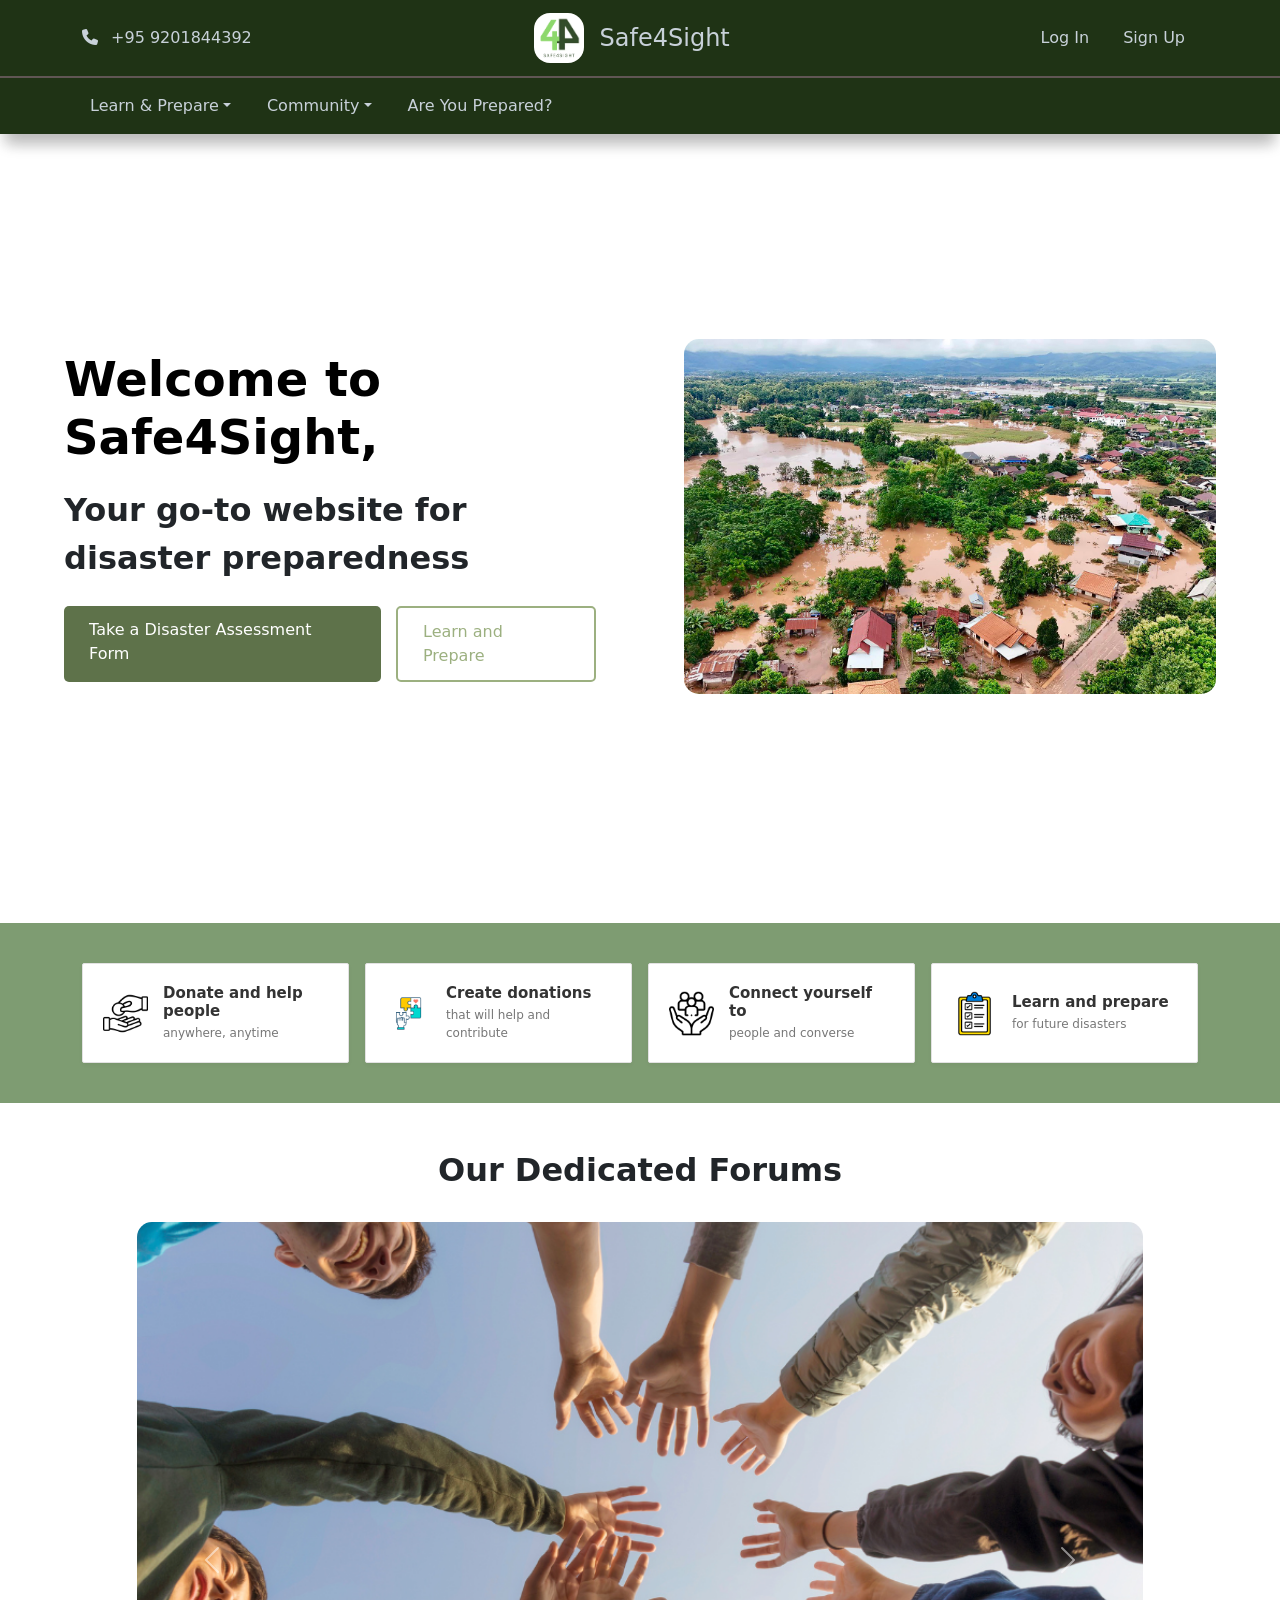
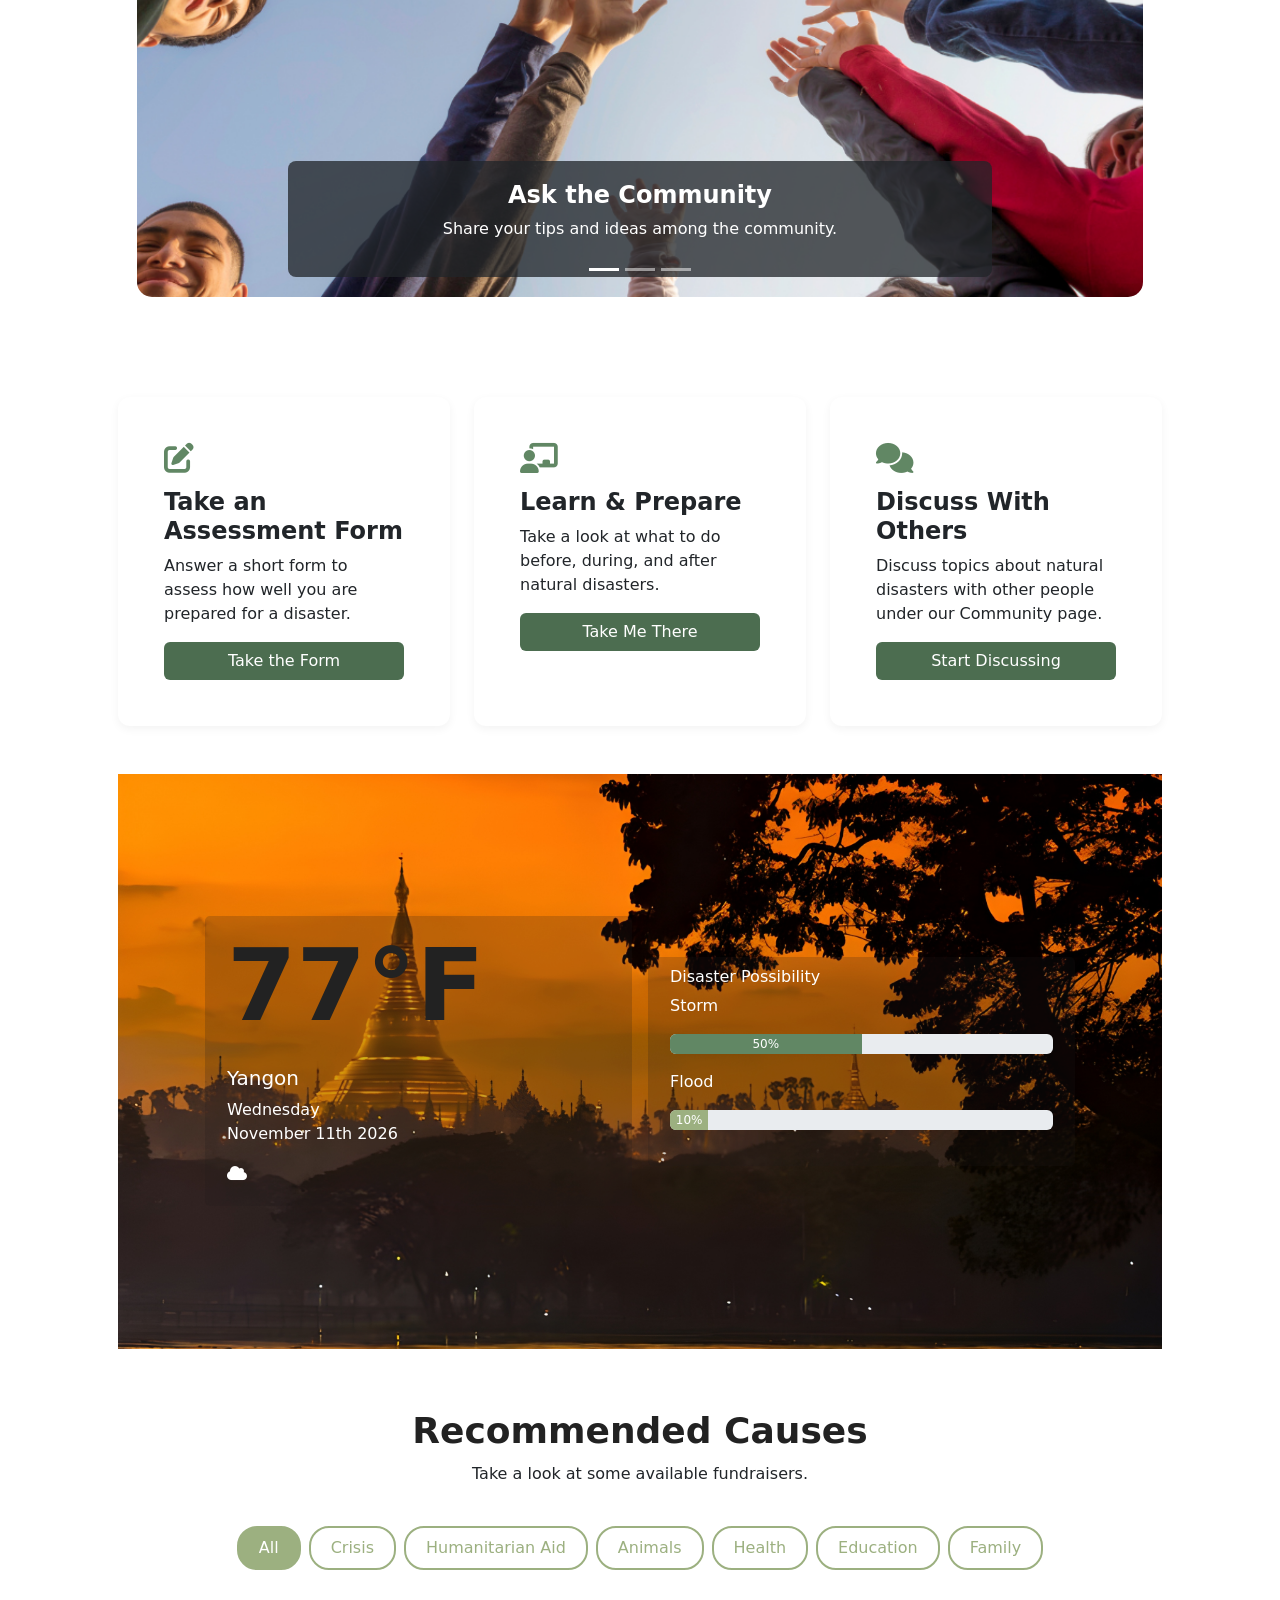
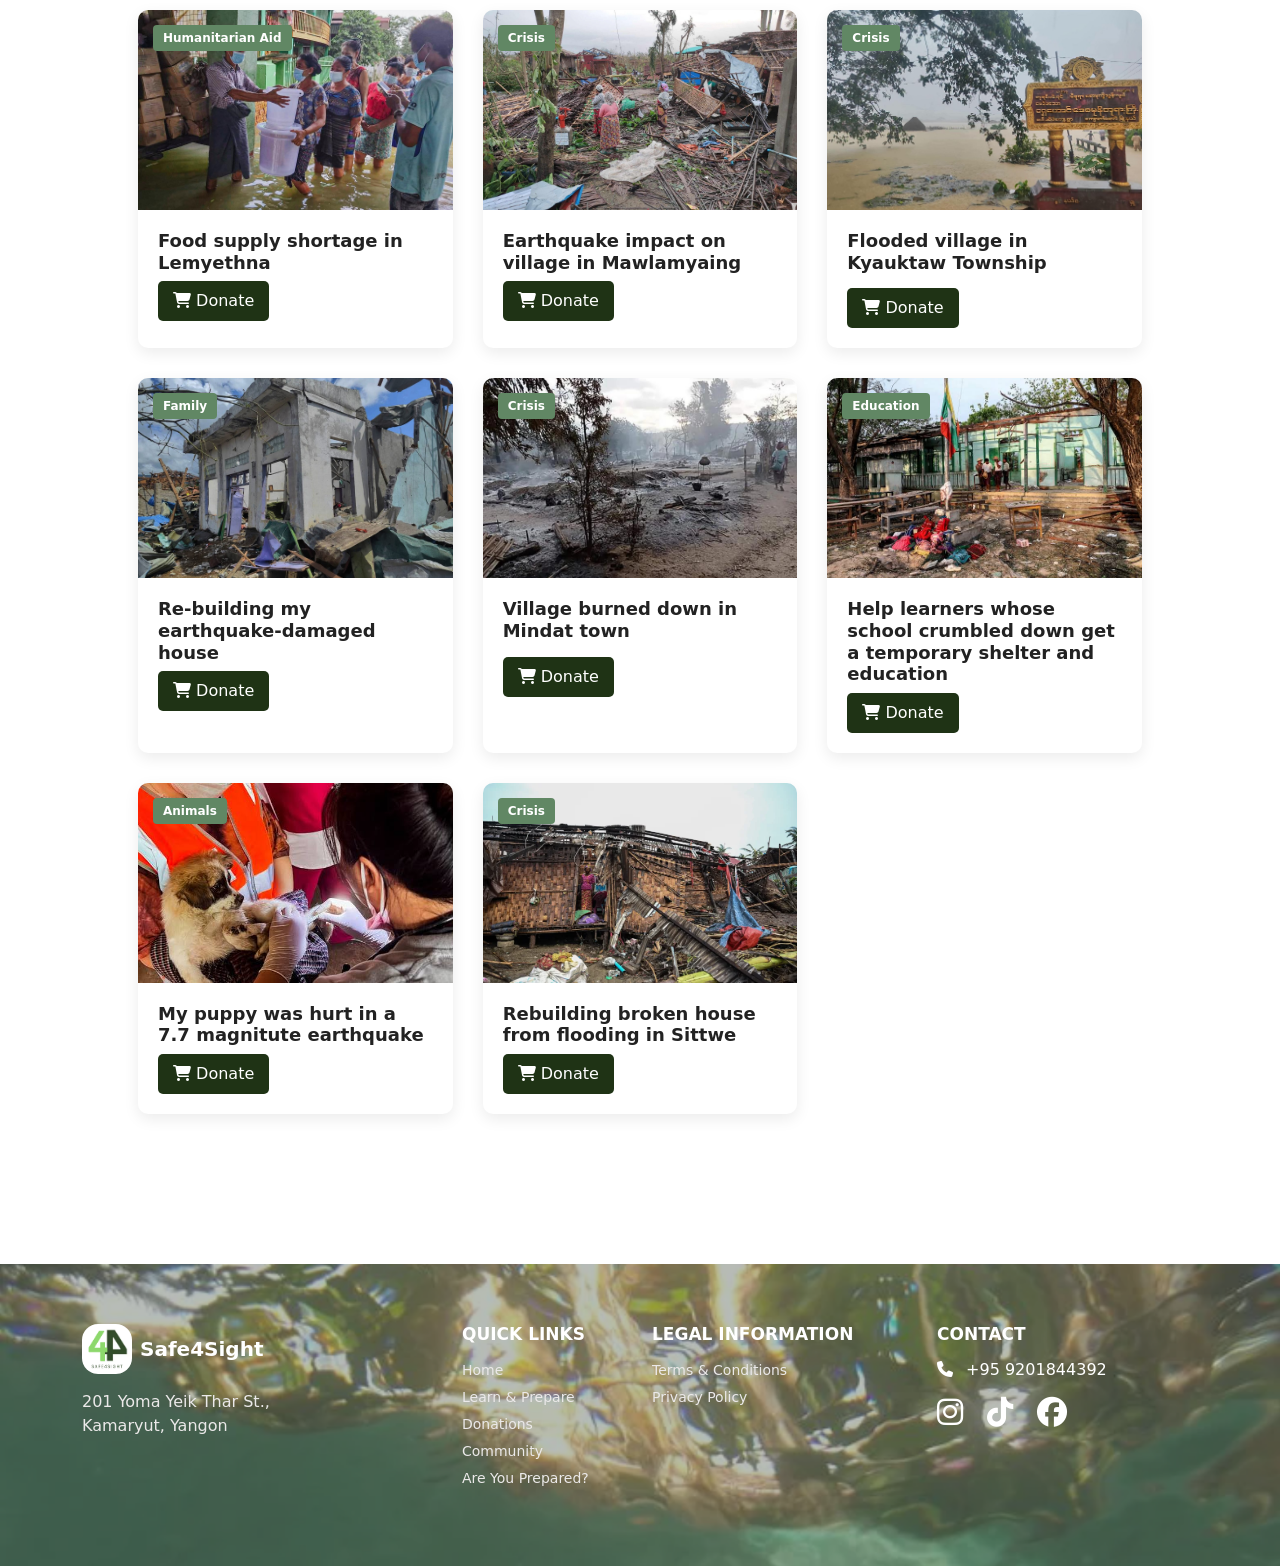
<file: index.html>
<!DOCTYPE html>
<html lang="en">
<head>
    <link rel="icon" href="Images/icon_transparent.png">
    <meta charset="UTF-8">
    <meta name="viewport" content="width=device-width, initial-scale=1.0">
    <title>Safe4Sight</title>
    <script src="index_script.js" defer></script>
    <link href="https://cdn.jsdelivr.net/npm/bootstrap@5.3.8/dist/css/bootstrap.min.css" rel="stylesheet" integrity="sha384-sRIl4kxILFvY47J16cr9ZwB07vP4J8+LH7qKQnuqkuIAvNWLzeN8tE5YBujZqJLB" crossorigin="anonymous">
    <script src="https://cdn.jsdelivr.net/npm/bootstrap@5.3.8/dist/js/bootstrap.bundle.min.js" integrity="sha384-FKyoEForCGlyvwx9Hj09JcYn3nv7wiPVlz7YYwJrWVcXK/BmnVDxM+D2scQbITxI" crossorigin="anonymous"></script>
    <link rel="stylesheet" href="https://cdnjs.cloudflare.com/ajax/libs/font-awesome/6.4.0/css/all.min.css">
    <link rel="stylesheet" href="https://cdnjs.cloudflare.com/ajax/libs/font-awesome/6.4.0/css/all.min.css">
    <link rel="stylesheet" href="style.css">
</head>
<body>
    <nav class="navbar navbar-expand-lg color3bg topnavbar">
        <div class="container d-flex align-items-center justify-content-between">
            <div class="azure">
                <i class="fa-solid fa-phone me-2"></i>
                +95 9201844392
            </div>
            <a class="navbar-brand d-flex align-items-center" href="index.html">
                <img src="Images/icon.png" alt="Safe4Sight logo" height="50" class="rounded-4 me-3">
                <div class="azure">
                    <h4 class="mb-0">Safe4Sight</h4>
                </div>
            </a>
            <div class="d-flex">
                <button type="button" class="btn me-2 azure" data-bs-toggle="modal" data-bs-target="#logIn">Log In</button>
                <button type="button" class="btn azure" data-bs-toggle="modal" data-bs-target="#signUp">Sign Up</button>
            </div>
        </div>
    </nav>

    <div class="modal fade" id="logIn">
            <div class="modal-dialog modal-md modal-dialog-centered">
                <div class="modal-content">
                    <div class="modal-header">
                        <h4 class="modal-title">Log into your Account</h4>
                        <button type="button" class="btn-close" data-bs-dismiss="modal"></button>
                    </div>
                    <div class="modal-body">
                        <form>
                            <div class="mb-4">
                            <label class="form-label fw-semibold">Username / Email</label>
                            <div class="input-group">
                                <span class="input-group-text bg-white"><i class="fa-solid fa-user color2"></i></span>
                                <input type="text" class="form-control" placeholder="Type your username / email">
                            </div>
                        </div>

                        <div class="mb-3">
                            <label class="form-label fw-semibold">Password</label>
                            <div class="input-group">
                                <span class="input-group-text bg-white"><i class="fa-solid fa-key color2"></i></span>
                                <input type="password" class="form-control" placeholder="Type your passwword">
                            </div>
                        </div>
                        <button type="button" class="btn text-white mb-3" style="background-color: #618764;" onclick="loggedIn()">
                            Log In
                        </button>
                        <div class="alert alert-success d-none" id="loggedIn">Logged in successfully!</div>
                        </form>
                    </div>
                    <div class="modal-footer">
                        <p>Don't have an account? <a href="#" data-bs-toggle="modal" data-bs-target="#signUp" style="text-decoration: none;">Sign Up Now</a></p>
                    </div>
                </div>
            </div>
        </div>

        <div class="modal fade" id="signUp">
            <div class="modal-dialog modal-md modal-dialog-centered">
                <div class="modal-content">
                    <div class="modal-header">
                        <h4 class="modal-title">Create an Account</h4>
                        <button type="button" class="btn-close" data-bs-dismiss="modal"></button>
                    </div>
                    <div class="modal-body">
                        <form>
                            <div class="mb-4">
                                <label class="form-label fw-semibold">Username</label>
                                <div class="input-group">
                                    <span class="input-group-text bg-white"><i class="fa-solid fa-user color2"></i></span>
                                    <input type="text" class="form-control" placeholder="Type your username">
                                </div>
                            </div>

                            <div class="mb-4">
                                <label class="form-label fw-semibold">Email</label>
                                <div class="input-group">
                                    <span class="input-group-text bg-white"><i class="fa-solid fa-envelope color2"></i></span>
                                    <input type="text" class="form-control" placeholder="Type your email">
                                </div>
                            </div>

                            <div class="mb-3">
                                <label class="form-label fw-semibold">Password</label>
                                <div class="input-group">
                                    <span class="input-group-text bg-white"><i class="fa-solid fa-key color2"></i></span>
                                    <input type="password" class="form-control" placeholder="Type your passwword">
                                </div>
                            </div>
                            <button type="button" class="btn text-white mb-3" style="background-color: #618764;" onclick="accountCreated()">
                            Sign Up
                            </button>
                            <div class="alert alert-success d-none" id="accountCreated">Account created successfully!</div>
                        </form>
                        
                        
                    </div>
                    <div class="modal-footer">
                        <p>Already have an account? <a href="#" data-bs-toggle="modal" data-bs-target="#logIn" style="text-decoration: none;">Login</a></p>
                    </div>
                </div>
            </div>
        </div>

    <div class="sticky-nav">
        <nav class="navbar navbar-dark navbar-expand-lg color3bg bottomnavbar">
            <div class="container d-flex align-items-center justify-content-between">
                <div class="collapse navbar-collapse" id="menu">
                    <ul class="navbar-nav">
                        <li class="nav-item dropdown">
                            <a class="nav-link azure dropdown-toggle" role="button" data-bs-toggle="dropdown">Learn & Prepare</a>
                            <ul class="dropdown-menu text-center">
                                <li><a class="dropdown-item" href="earthquake.html">Earthquakes</a></li>
                                <li><a class="dropdown-item" href="storm.html">Storms</a></li>
                            </ul>
                        </li>
                        <li class="nav-item dropdown">
                            <a class="nav-link azure dropdown-toggle" role="button" data-bs-toggle="dropdown">Community</a>
                            <ul class="dropdown-menu text-center">
                                <li><a class="dropdown-item" href="donation.html">Donation</a></li>
                                <li><a class="dropdown-item" href="community.html">Forum</a></li>
                            </ul>
                        </li>
                        <li class="nav-item"><a href="preparedness_checker.html" class="nav-link azure">Are You Prepared?</a></li>
                    </ul>
                </div>
                <button class="navbar-toggler" type="button" data-bs-toggle="collapse" data-bs-target="#menu">
                    <span class="navbar-toggler-icon"></span>
                </button>
            </div>
        </nav>
    </div>

    <section class="hero mb-4" id="hero">
        <div class="hero-content px-4">
            <h1 class="hero-title text-black">Welcome to Safe4Sight,</h1>
            <span class="fs-2 fw-semibold"> Your go-to website for disaster preparedness</span>
            <div class="hero-btns mt-4">
                <a href="preparedness_checker.html" class="donate-btn primary-btn">Take a Disaster Assessment Form</a>
                <a href="earthquake.html" class="about-btn secondary-btn">Learn and Prepare</a>
            </div>
        </div>
        <div class="hero-image px-4 ">
            <img src="Images/pic1.jpg" alt="pic1" style="border-radius: 15px;">
        </div>
    </section>

    <section class="icon-container">
        <div class="container">
            <div class="row g-3">
                <div class="col-12 col-sm-6 col-lg-3">
                    <div class="icons h-100 w-100">
                        <img src="Images/icon1.png" alt="icon1" class="img-fluid">
                        <div class="info">
                            <h3>Donate and help people</h3>
                            <span>anywhere, anytime</span>
                        </div>
                    </div>
                </div>
                <div class="col-12 col-sm-6 col-lg-3">
                    <div class="icons h-100 w-100">
                        <img src="Images/icon2.png" alt="icon2" class="img-fluid">
                        <div class="info">
                            <h3>Create donations</h3>
                            <span>that will help and contribute</span>
                        </div>
                    </div>
                </div>
                <div class="col-12 col-sm-6 col-lg-3">
                    <div class="icons h-100 w-100">
                        <img src="Images/icon3.png" alt="icon3" class="img-fluid">
                        <div class="info">
                            <h3>Connect yourself to</h3>
                            <span>people and converse</span>
                        </div>
                    </div>
                </div>
                <div class="col-12 col-sm-6 col-lg-3">
                    <div class="icons h-100 w-100">
                        <img src="Images/icon4.png" alt="icon4" class="img-fluid">
                        <div class="info">
                            <h3>Learn and prepare</h3>
                            <span>for future disasters</span>
                        </div>
                    </div>
                </div>
            </div>
        </div>
    </section> <br> <br>
    <div class="container d-flex justify-content-center">
        <h2 class="fw-bold">Our Dedicated Forums</h2>
    </div>
    <div id="pblCarousel" class="carousel slide px-5 d-flex justify-content-center" style="margin-top: 25px;" data-bs-ride="carousel">
        <div class="carousel-indicators">
            <button type="button" data-bs-target="#pblCarousel" data-bs-slide-to="0" class="active"></button>
            <button type="button" data-bs-target="#pblCarousel" data-bs-slide-to="1"></button>
            <button type="button" data-bs-target="#pblCarousel" data-bs-slide-to="2"></button>
        </div>
        <div class="carousel-inner" style="height: 75vh; width: 85%; border-radius: 15px;">
            <div class="carousel-item active h-100">
                <img src="Images/pic17.png" class="d-block" style="width: 100%; height: 100%; object-fit: cover;" alt="Student Collaboration">
                <div class="carousel-caption bg-dark bg-opacity-75 rounded-3 d-none d-md-block">
                    <h4 class="fw-bold">Ask the Community</h4>
                    <p>Share your tips and ideas among the community.</p>
                </div>
            </div>
            <div class="carousel-item h-100">
                <img src="Images/pic18.png" class="d-block" style="width: 100%; height: 100%; object-fit: cover;" alt="Real-World Problems">
                <div class="carousel-caption bg-dark bg-opacity-75 rounded-3 d-none d-md-block">
                    <h4 class="fw-bold">Learn Tips</h4>
                    <p>Learn new tips and ideas along with the community</p>
                </div>
            </div>
            <div class="carousel-item h-100">
                <img src="Images/pic19.png" class="d-block" style="width: 100%; height: 100%; object-fit: cover;" alt="Collaboration">
                <div class="carousel-caption bg-dark bg-opacity-75 rounded-3 d-none d-md-block">
                    <h4 class="fw-bold">Help Others</h4>
                    <p>Share your tips and ideas with the community</p>
                </div>
            </div>
            <button class="carousel-control-prev" type="button" data-bs-target="#pblCarousel" data-bs-slide="prev">
            <span class="carousel-control-prev-icon"></span>
        </button>
        <button class="carousel-control-next" type="button" data-bs-target="#pblCarousel" data-bs-slide="next">
            <span class="carousel-control-next-icon"></span>
        </button>
        </div>
        
    </div>

    <div class="container px-5" style="margin-top: 100px;">
        <div class="row g-4 mb-5">

            <div class="col-md-4">
                <div class="card situation-card">
                    <div class="card-body p-4">
                        <i class="fa-solid fa-pen-to-square situation-icon"></i>
                        <h4 class="fw-bold">Take an Assessment Form</h4>
                        <p>Answer a short form to assess how well you are prepared for a disaster.</p>
                        <a href="preparedness_checker.html"><button class="btn text-white w-100">Take the Form</button></a>
                    </div>
                </div>
            </div>

            <div class="col-md-4">
                <div class="card situation-card">
                    <div class="card-body p-4">
                        <i class="fa-solid fa-chalkboard-user situation-icon"></i>
                        <h4 class="fw-bold">Learn & Prepare</h4>
                        <p>Take a look at what to do before, during, and after natural disasters.</p>
                        <a href="earthquake.html"><button class="btn text-white w-100">Take Me There</button></a>
                    </div>
                </div>
            </div>

            <div class="col-md-4">
                <div class="card situation-card">
                    <div class="card-body p-4">
                        <i class="fa-solid fa-comments situation-icon"></i>
                        <h4 class="fw-bold">Discuss With Others</h4>
                        <p>Discuss topics about natural disasters with other people under our Community page.</p>
                        <a href="community.html"><button class="btn color2bg text-white w-100">Start Discussing</button></a>
                    </div>
                </div>
            </div>
    </div>

     <div class="hero1">
        <div class="container">
            <div class="row g-3 justify-content-center align-items-center">

                <div class="col-12 col-md-6 d-flex justify-content-center">
                    <div class="box">
                        <div class="hero-title">
                            <span>
                                <h1><strong>77°F</strong></h1>
                            </span>
                        </div>
                        <h5>Yangon</h5>
                        <p>Wednesday <br> November 11th 2026</p>
                        <i class="fa-solid fa-cloud me-2"></i>
                    </div>
                </div>

                <div class="col-12 col-md-6 d-flex justify-content-center">
                    <div class="box">
                        <h6>Disaster Possibility</h6>
                        <p>Storm</p>
                        <div class="progress mb-3" style="height: 20px;">
                            <div class="progress-bar color2bg" style="width: 50%;">50%</div>
                        </div>
                        <p>Flood</p>
                        <div class="progress mb-3" style="height: 20px;">
                            <div class="progress-bar color1bg" style="width: 10%;">10%</div>
                        </div>
                    </div>
                </div>

            </div>
        </div>
    </div>

            

    <section class="products section" id="products">
        <div class="section-header">
            <h2 class="section-title">Recommended Causes</h2>
            <p>Take a look at some available fundraisers.</p>
        </div>
        <div class="product-filters row g-2 justify-content-center">
            <div class="col-6 col-sm-4 col-md-auto">
                <button class="filter-btn active w-100" data-filter="all">All</button>
            </div>
            <div class="col-6 col-sm-4 col-md-auto">
                <button class="filter-btn w-100" data-filter="crisis">Crisis</button>
            </div>
            <div class="col-6 col-sm-4 col-md-auto">
                <button class="filter-btn w-100" data-filter="humanaid">Humanitarian Aid</button>
            </div>
            <div class="col-6 col-sm-4 col-md-auto">
                <button class="filter-btn w-100" data-filter="animal">Animals</button>
            </div>
            <div class="col-6 col-sm-4 col-md-auto">
                <button class="filter-btn w-100" data-filter="medicine">Health</button>
            </div>
            <div class="col-6 col-sm-4 col-md-auto">
                <button class="filter-btn w-100" data-filter="education">Education</button>
            </div>
            <div class="col-6 col-sm-4 col-md-auto">
                <button class="filter-btn w-100" data-filter="family">Family</button>
            </div>
        </div>

        

        <div class="products-grid">

            <div class="product-card" data-category="humanaid">
                <div class="product-badge">Humanitarian Aid</div>
                <img src="Images/pic13.png" alt="pic13">
                <div class="product-info">
                    <h3>Food supply shortage in Lemyethna</h3>
                    <div class="product-footer">
                        <a href="donation.html">
                            <button class="add-to-cart-btn">
                                <i class="fa-solid fa-cart-shopping"></i> Donate
                            </button>
                        </a>
                    </div>
                </div>
            </div>

            <div class="product-card" data-category="crisis">
                <div class="product-badge">Crisis</div>
                <img src="Images/pic11.png" alt="pic11">
                <div class="product-info">
                    <h3>Earthquake impact on village in Mawlamyaing</h3>
                    <div class="product-footer">
                        <a href="donation.html">
                            <button class="add-to-cart-btn">
                                <i class="fa-solid fa-cart-shopping"></i> Donate
                            </button>
                        </a>
                    </div>
                </div>
            </div>

            <div class="product-card" data-category="crisis">
                <div class="product-badge">Crisis</div>
                <img src="Images/pic15.png" alt="pic15">
                <div class="product-info">
                    <h3>Flooded village in Kyauktaw Township</h3>
                    <p class="product-desc"></p>
                    <div class="product-footer">
                        <a href="donation.html">
                        <button class="add-to-cart-btn">
                            <i class="fa-solid fa-cart-shopping"></i> Donate
                        </button>
                        </a>
                    </div>
                </div>
            </div>

            
            <div class="product-card" data-category="family">
                <div class="product-badge">Family</div>
                <img src="Images/pic7.png" alt="pic7">
                <div class="product-info">
                    <h3>Re-building my earthquake-damaged house</h3>
                        <div class="product-footer">
                            <a href="donation.html">
                            <button class="add-to-cart-btn">
                                <i class="fa-solid fa-cart-shopping"></i> Donate
                            </button>
                        </a>
                    </div>
                </div>
            </div>

            <div class="product-card" data-category="crisis">
                <div class="product-badge">Crisis</div>
                <img src="Images/pic14.png" alt="pic14">
                <div class="product-info">
                    <h3>Village burned down in Mindat town</h3>
                    <p class="product-desc"></p>
                    <div class="product-footer">
                        <a href="donation.html">
                            <button class="add-to-cart-btn">
                                <i class="fa-solid fa-cart-shopping"></i> Donate
                            </button>
                        </a>
                    </div>
                </div>
            </div>

            <div class="product-card" data-category="education">
                <div class="product-badge">Education</div>
                <img src="Images/pic9.png" alt="pic9">
                <div class="product-info">
                    <h3>Help learners whose school crumbled down get a temporary shelter and education</h3>
                    <div class="product-footer">
                        <a href="donation.html">
                        <button class="add-to-cart-btn">
                            <i class="fa-solid fa-cart-shopping"></i> Donate
                        </button>
                        </a>
                    </div>
                </div>
            </div>

            <div class="product-card" data-category="animal">
                <div class="product-badge">Animals</div>
                <img src="Images/pic20.png" alt="pic20">
                <div class="product-info">
                    <h3>My puppy was hurt in a 7.7 magnitute earthquake</h3>
                    <div class="product-footer">
                        <a href="donation.html">
                        <button class="add-to-cart-btn">
                            <i class="fa-solid fa-cart-shopping"></i> Donate
                        </button>
                        </a>
                    </div>
                </div>
            </div>

            <div class="product-card" data-category="crisis">
                <div class="product-badge">Crisis</div>
                <img src="Images/pic12.png" alt="pic12">
                <div class="product-info">
                    <h3>Rebuilding broken house from flooding in Sittwe</h3>
                    <div class="product-footer">
                        <a href="donation.html">
                        <button class="add-to-cart-btn">
                            <i class="fa-solid fa-cart-shopping"></i> Donate
                        </button>
                        </a>
                    </div>
                </div>
            </div>
        </div>
    </section>

    <!--<div id="toast" class="toast">
        <i class="fa-solid fa-circle-check"></i> <span id="toast-message">Added to Donation-Wishlist</span>
    </div>

    <div class="underdono-btn">
    <a href="donation.html" class="donate-btn primary-btn">View more fundraisers</a>
    </div>-->

    </div>

    <footer class="site-footer" style="margin-top: 150px;">
        <div class="container">
            <div class="row">
                <div class="col-md-4">
                    <div class="d-flex align-items-center mb-3">
                        <img src="Images/icon.png" alt="logo" width="50px" class="me-2 rounded-4">
                        <h5 class="mb-0">Safe4Sight</h5>
                    </div>
                    <p class="footer-address mb-3">201 Yoma Yeik Thar St.,<br>Kamaryut, Yangon</p>
                </div>
 
                <div class="col-md-2">
                    <h6 class="footer-heading">QUICK LINKS</h6>
                    <ul class="list-unstyled footer-links">
                        <li><a href="index.html">Home</a></li>
                        <li><a href="earthquake.html">Learn & Prepare</a></li>
                        <li><a href="donation.html">Donations</a></li>
                        <li><a href="community.html">Community</a></li>
                        <li><a href="preparedness_checker.html">Are You Prepared?</a></li>
                    </ul>
                </div>
 
                <div class="col-md-3">
                    <h6 class="footer-heading">LEGAL INFORMATION</h6>
                    <ul class="list-unstyled footer-links">
                    <li><a href="terms_and_conditions.html">Terms & Conditions</a></li>
                    <li><a href="privacy_policy.html">Privacy Policy</a></li>
                    </ul>
                </div>
 
                <div class="col-md-3">
                    <h6 class="footer-heading">CONTACT</h6>
                    <div>
                        <i class="fa-solid fa-phone me-2"></i>
                        +95 9201844392
                    </div>
 
                    <div class="social-links mt-2">
                    <a href="#">
                        <i class="fa-brands fa-instagram me-4"></i>
                    </a>
                    <a href="#">
                        <i class="fa-brands fa-tiktok me-4"></i>
                    </a>
                    <a href="#">
                        <i class="fa-brands fa-facebook"></i>
                    </a>
                    </div>
                </div>
            </div>
        </div>
    </footer>

    <script>
        function accountCreated(){
            let accountCreated = document.getElementById("accountCreated");
            accountCreated.classList.remove("d-none");
        }
        function loggedIn(){
            let loggedIn = document.getElementById("loggedIn");
            loggedIn.classList.remove("d-none");
        }
    </script>
</body>
</html>
</file>
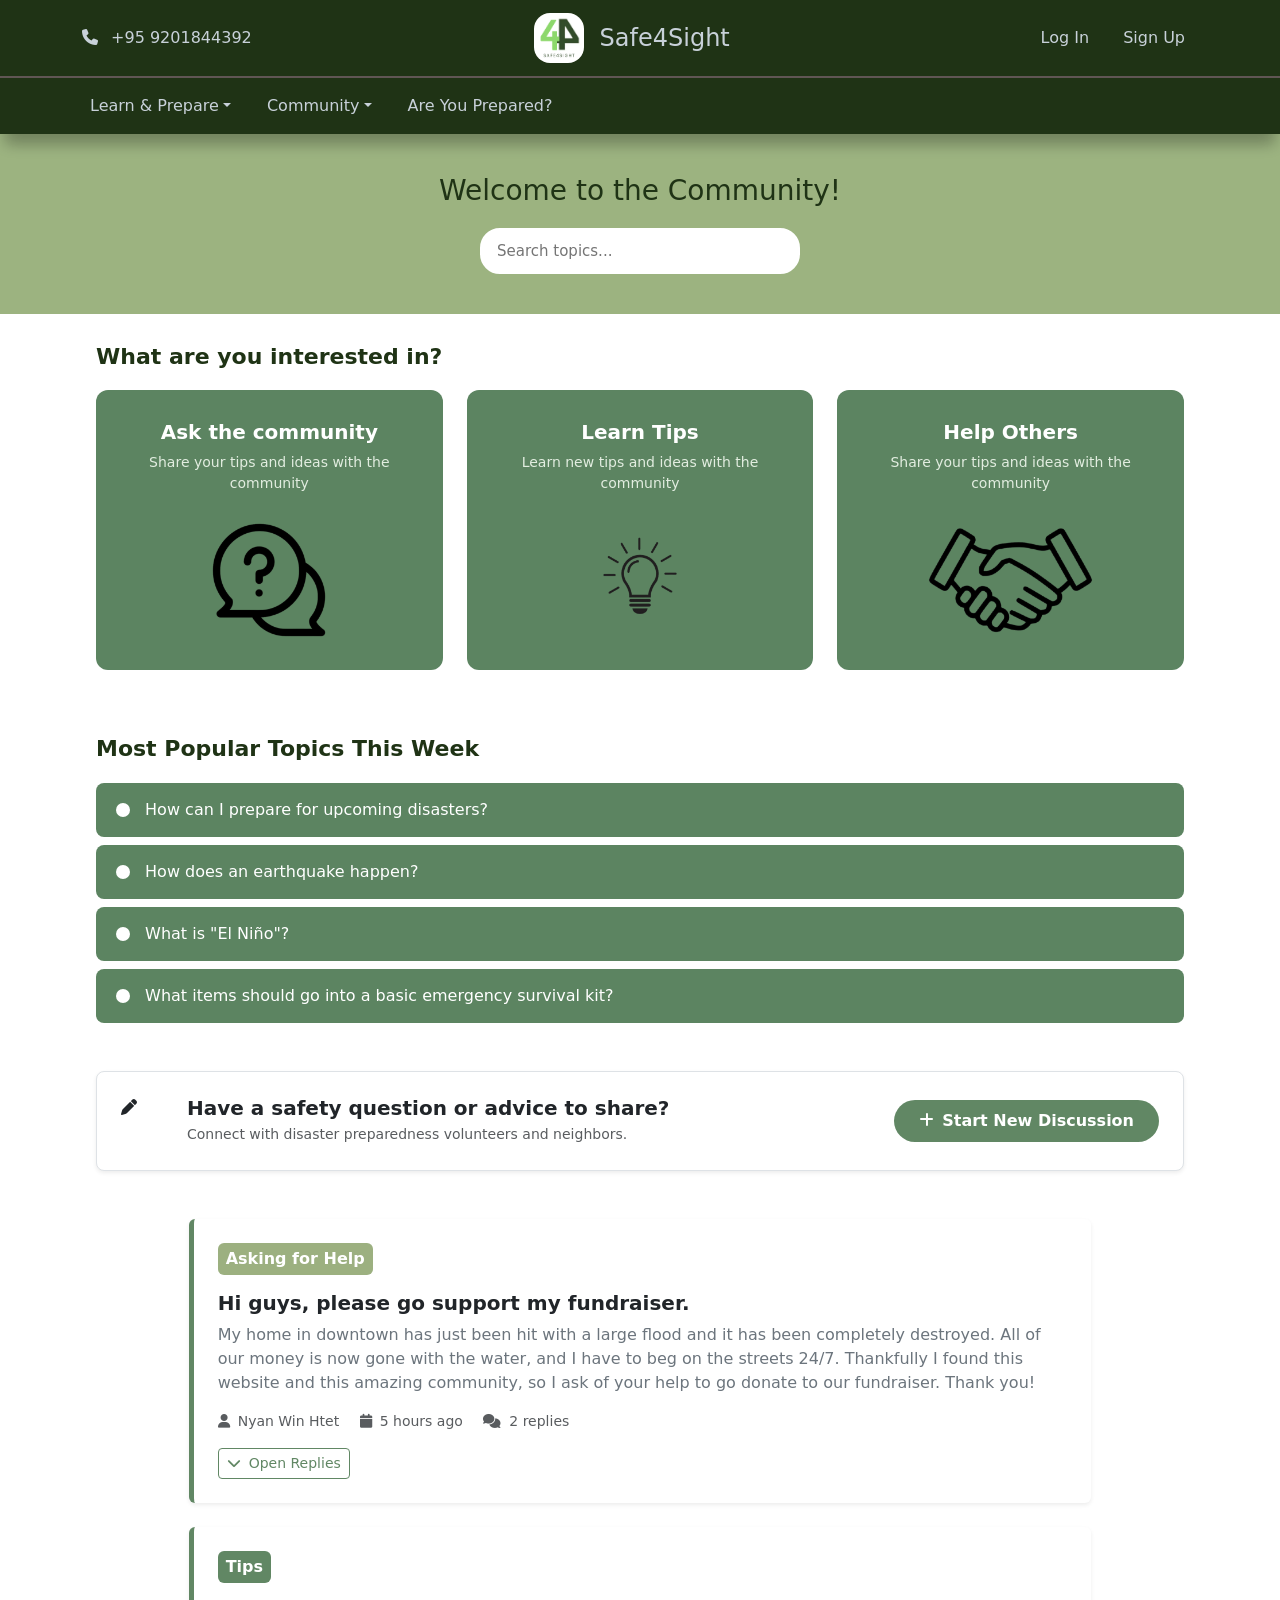
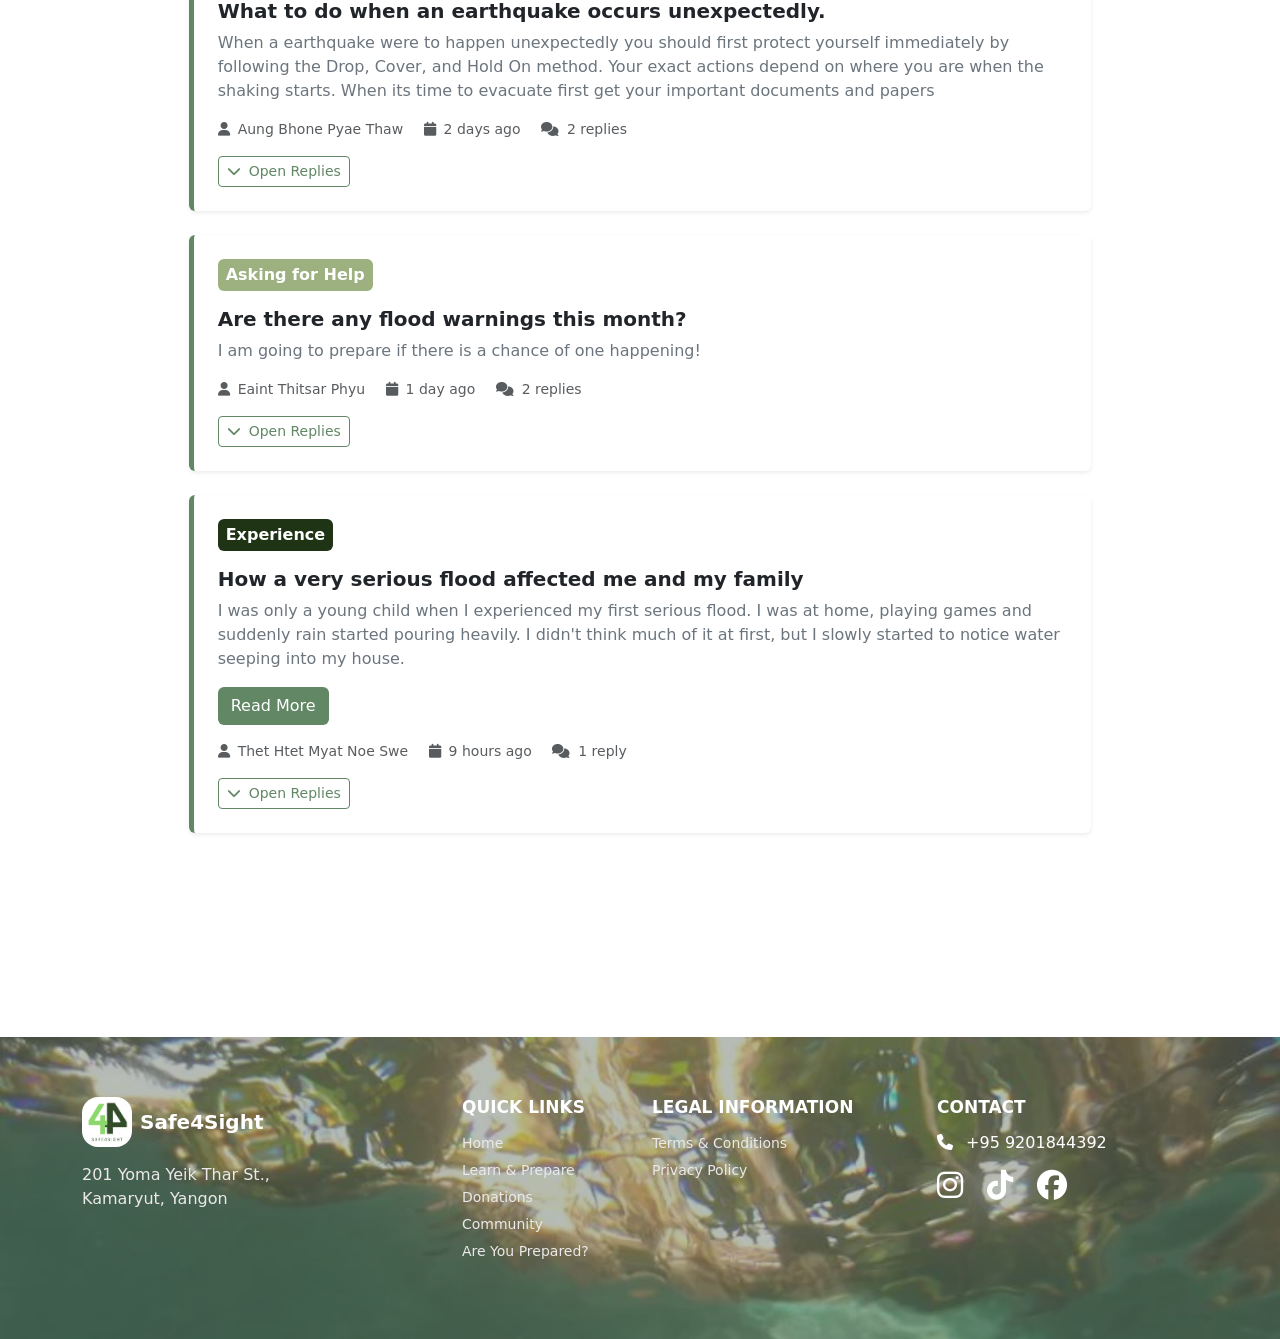
<file: community.html>
<!DOCTYPE html>
<html lang="en">
<head>
    <link rel="icon" href="Images/icon_transparent.png">
    <meta name="viewport" content="width=device-width, initial-scale=1.0">
    <link href="https://cdn.jsdelivr.net/npm/bootstrap@5.3.0/dist/css/bootstrap.min.css" rel="stylesheet">
    <link rel="stylesheet" href="https://cdnjs.cloudflare.com/ajax/libs/font-awesome/6.4.0/css/all.min.css">
    <script src="https://cdn.jsdelivr.net/npm/bootstrap@5.3.0/dist/js/bootstrap.bundle.min.js"></script>
    <title>Community</title>
    <link rel="stylesheet" href="style.css">

    <style>

        .header {
            background-color: #9cb380;
            text-align: center;
            padding: 40px 20px;
        }

        .header h1 {
            font-size: 28px;
            margin-bottom: 20px;
            color: #1f3315;
        }

        .search-box {
            width: 320px;
            padding: 10px 15px;
            font-size: 15px;
            border: 2px solid #ffffff;
            border-radius: 20px;
            outline: none;
            transition: all 0.3s ease;
        }

        .search-box:focus {
            box-shadow: 0 0 10px rgba(255, 255, 255, 0.8);
            border-color: #1f3315;
        }

        .container-content {
            width: 85%;
            margin: 0 auto;
            padding: 30px 0;
        }

        .container-content h2 {
            font-size: 22px;
            margin-bottom: 20px;
            color: #1f3315;
            font-weight: bold;
        }

        .cards-wrapper {
            text-align: center;
            margin-bottom: 50px;
        }

        .card-custom {
            background-color: #5c8461;
            color: white;
            padding: 20px;
            border-radius: 12px;
            transition: transform 0.3s ease, box-shadow 0.3s ease;
            width: 100%;
            height: 100%;
            min-height: 260px;
            display: flex;
            flex-direction: column;
            align-items: center;
        }

        .card-custom:hover {
            box-shadow: 0px 8px 15px rgba(0, 0, 0, 0.2);
            transform: translateY(-5px);
        }

        .card-custom h3 {
            margin-top: 10px;
            font-size: 20px;
            color: #ffffff;
            font-weight: bold;
        }

        .card-custom p {
            font-size: 14px;
            color: #e2ede0;
        }

        .card-custom img {
            width: 100%;
            height: 140px;
            object-fit: contain;
            border-radius: 8px;
            padding: 10px;
        }

        .topic-list {
            list-style-type: none;
            padding: 0;
            margin: 0;
        }

        .topic-item {
            background-color: #5c8461;
            color: #ffffff;
            padding: 15px 20px;
            margin-bottom: 8px;
            font-size: 16px;
            border-radius: 8px;
            transition: background-color 0.2s ease;
        }

        .topic-item:hover {
            background-color: #496c4c;
            cursor: pointer;
        }

        .circle-icon {
            display: inline-block;
            width: 14px;
            height: 14px;
            background-color: white;
            border-radius: 50%;
            vertical-align: middle;
            margin-right: 10px;
        }

        /* Custom styling for post cards to match green palette */
        .post-card {
            border: none;
            border-left: 5px solid #618764;
            background-color: #ffffff;
        }
        .btn-green-outline {
            color: #618764;
            border-color: #618764;
        }
        .btn-green-outline:hover {
            background-color: #618764;
            color: #ffffff;
        }

        .site-footer{
            overflow: hidden;
            padding-top: 60px;
            padding-bottom: 60px;
            color: #fff;
            background-image: url(Images/footer.png);
            background-size: cover;
        }
        .site-footer h5{
            font-size: 20px;
            font-weight: 600;
        }
        .brand-icon{
            background-image: url(Images/icon.png);
        }
        .footer-address{
            color: rgb(235, 233, 233);
        }
        .footer-heading{
            margin-bottom: 14px;
            font-size: 17px;
            font-weight: 750;
        }
        .footer-links li{
            margin-bottom: 3px;
        }
        .footer-links a{
            color: rgb(235, 233, 233);
            font-size: 14px;
            text-decoration: none;
            transition: color 0.2s ease;
        }
        .footer-links a:hover{
            color:#bfcfa9;
        }
        .social-links{
            display: flex;
            align-items: center;
        }
        .social-links a{
            color: #fff;
            font-size: 30px;
            transition: color 0.2s ease;
        }
        .social-links a:hover{
            color:#bfcfa9;
        }

    </style>
</head>
<body>

    <nav class="navbar navbar-expand-lg color3bg topnavbar">
        <div class="container d-flex align-items-center justify-content-between">
            <div class="azure">
                <i class="fa-solid fa-phone me-2"></i>
                +95 9201844392
            </div>
            <a class="navbar-brand d-flex align-items-center" href="index.html">
                <img src="Images/icon.png" alt="Safe4Sight logo" height="50" class="rounded-4 me-3">
                <div class="azure">
                    <h4 class="mb-0">Safe4Sight</h4>
                </div>
            </a>
            <div class="d-flex">
                <button type="button" class="btn me-2 azure" data-bs-toggle="modal" data-bs-target="#logIn">Log In</button>
                <button type="button" class="btn azure" data-bs-toggle="modal" data-bs-target="#signUp">Sign Up</button>
            </div>
        </div>
    </nav>

    <div class="modal fade" id="logIn">
            <div class="modal-dialog modal-md modal-dialog-centered">
                <div class="modal-content">
                    <div class="modal-header">
                        <h4 class="modal-title">Log into your Account</h4>
                        <button type="button" class="btn-close" data-bs-dismiss="modal"></button>
                    </div>
                    <div class="modal-body">
                        <form>
                            <div class="mb-4">
                            <label class="form-label fw-semibold">Username / Email</label>
                            <div class="input-group">
                                <span class="input-group-text bg-white"><i class="fa-solid fa-user color2"></i></span>
                                <input type="text" class="form-control" placeholder="Type your username / email">
                            </div>
                        </div>

                        <div class="mb-3">
                            <label class="form-label fw-semibold">Password</label>
                            <div class="input-group">
                                <span class="input-group-text bg-white"><i class="fa-solid fa-key color2"></i></span>
                                <input type="password" class="form-control" placeholder="Type your passwword">
                            </div>
                        </div>
                        <button type="button" class="btn text-white mb-3" style="background-color: #618764;" onclick="loggedIn()">
                            Log In
                        </button>
                        <div class="alert alert-success d-none" id="loggedIn">Logged in successfully!</div>
                        </form>
                    </div>
                    <div class="modal-footer">
                        <p>Don't have an account? <a href="#" data-bs-toggle="modal" data-bs-target="#signUp" style="text-decoration: none;">Sign Up Now</a></p>
                    </div>
                </div>
            </div>
        </div>

        <div class="modal fade" id="signUp">
            <div class="modal-dialog modal-md modal-dialog-centered">
                <div class="modal-content">
                    <div class="modal-header">
                        <h4 class="modal-title">Create an Account</h4>
                        <button type="button" class="btn-close" data-bs-dismiss="modal"></button>
                    </div>
                    <div class="modal-body">
                        <form>
                            <div class="mb-4">
                                <label class="form-label fw-semibold">Username</label>
                                <div class="input-group">
                                    <span class="input-group-text bg-white"><i class="fa-solid fa-user color2"></i></span>
                                    <input type="text" class="form-control" placeholder="Type your username">
                                </div>
                            </div>

                            <div class="mb-4">
                                <label class="form-label fw-semibold">Email</label>
                                <div class="input-group">
                                    <span class="input-group-text bg-white"><i class="fa-solid fa-envelope color2"></i></span>
                                    <input type="text" class="form-control" placeholder="Type your email">
                                </div>
                            </div>

                            <div class="mb-3">
                                <label class="form-label fw-semibold">Password</label>
                                <div class="input-group">
                                    <span class="input-group-text bg-white"><i class="fa-solid fa-key color2"></i></span>
                                    <input type="password" class="form-control" placeholder="Type your passwword">
                                </div>
                            </div>
                            <button type="button" class="btn text-white mb-3" style="background-color: #618764;" onclick="accountCreated()">
                            Sign Up
                            </button>
                            <div class="alert alert-success d-none" id="accountCreated">Account created successfully!</div>
                        </form>
                        
                        
                    </div>
                    <div class="modal-footer">
                        <p>Already have an account? <a href="#" data-bs-toggle="modal" data-bs-target="#logIn" style="text-decoration: none;">Login</a></p>
                    </div>
                </div>
            </div>
        </div>

    <div class="sticky-nav">
        <nav class="navbar navbar-dark navbar-expand-lg color3bg bottomnavbar">
            <div class="container d-flex align-items-center justify-content-between">
                <div class="collapse navbar-collapse" id="menu">
                    <ul class="navbar-nav">
                        <li class="nav-item dropdown">
                            <a class="nav-link azure dropdown-toggle" role="button" data-bs-toggle="dropdown">Learn & Prepare</a>
                            <ul class="dropdown-menu text-center">
                                <li><a class="dropdown-item" href="earthquake.html">Earthquakes</a></li>
                                <li><a class="dropdown-item" href="storm.html">Storms</a></li>
                            </ul>
                        </li>
                        <li class="nav-item dropdown">
                            <a class="nav-link azure dropdown-toggle" role="button" data-bs-toggle="dropdown">Community</a>
                            <ul class="dropdown-menu text-center">
                                <li><a class="dropdown-item" href="donation.html">Donation</a></li>
                                <li><a class="dropdown-item" href="community.html">Forum</a></li>
                            </ul>
                        </li>
                        <li class="nav-item"><a href="preparedness_checker.html" class="nav-link azure">Are You Prepared?</a></li>
                    </ul>
                </div>
                <button class="navbar-toggler" type="button" data-bs-toggle="collapse" data-bs-target="#menu">
                    <span class="navbar-toggler-icon"></span>
                </button>
            </div>
        </nav>
    </div>

    <div class="header">
        <h1>Welcome to the Community!</h1>
        <input type="text" id="searchInput" class="search-box" placeholder="Search topics...">
    </div>

    <div class="container-content">
        <h2>What are you interested in?</h2>

        <div class="cards-wrapper row">
            <div class="col-12 col-sm-6 col-md-4 mb-3">
                <div class="card-custom">
                    <h3>Ask the community</h3>
                    <p>Share your tips and ideas with the community</p>
                    <img src="Images/askin.png" alt="Ask icon">
                </div>
            </div>

            <div class="col-12 col-sm-6 col-md-4 mb-3">
                <div class="card-custom">
                    <h3>Learn Tips</h3>
                    <p>Learn new tips and ideas with the community</p>
                    <img src="Images/learn.png" alt="Learn icon">
                </div>
            </div>

            <div class="col-12 col-sm-6 col-md-4 mb-3">
                <div class="card-custom">
                    <h3>Help Others</h3>
                    <p>Share your tips and ideas with the community</p>
                    <img src="Images/helping.png" alt="Help icon">
                </div>
            </div>
        </div>

        <h2>Most Popular Topics This Week</h2>
        <ul class="topic-list" id="topicList">
            <li class="topic-item">
                <span class="circle-icon"></span>
                How can I prepare for upcoming disasters?
            </li>
            <li class="topic-item">
                <span class="circle-icon"></span>
                How does an earthquake happen?
            </li>
            <li class="topic-item">
                <span class="circle-icon"></span>
                What is "El Niño"?
            </li>
            <li class="topic-item">
                <span class="circle-icon"></span>
                What items should go into a basic emergency survival kit?
            </li>
        </ul>

        <div class="bg-white p-4 rounded-3 shadow-sm border my-5 d-flex align-items-center justify-content-between flex-wrap gap-3">
            <div class="d-flex align-items-center gap-3">
                <div class="author-avatar" style="width:50px; height:50px;"><i class="fa-solid fa-pen"></i></div>
                <div>
                    <h5 class="mb-1 fw-bold text-dark">Have a safety question or advice to share?</h5>
                    <p class="mb-0 text-muted small">Connect with disaster preparedness volunteers and neighbors.</p>
                </div>
            </div>
            <button class="btn color2bg color2bghover text-white px-4 py-2 rounded-pill fw-bold" data-bs-toggle="modal" data-bs-target="#createPostModal">
                <i class="fa-solid fa-plus me-2"></i>Start New Discussion
            </button>
        </div>

        <div class="row justify-content-center">
            <div class="col-lg-10">

                <div class="card post-card mb-4 p-4 shadow-sm">
                    <div>
                        <p class="text-white fw-bold color1bg me-2 px-2 py-1 rounded d-inline-block">Asking for Help</p>
                    </div>
                    <h5 class="fw-bold mb-2 text-dark">Hi guys, please go support my fundraiser.</h5>
                    <p class="mb-3 text-secondary">My home in downtown has just been hit with a large flood and it has been completely destroyed. All of our money is now gone with the water, and I have to beg on the streets 24/7. Thankfully I found this website and this amazing community, so I ask of your help to go donate to our fundraiser. Thank you!</p>
                   
                    <div class="text-muted mb-3 small">
                        <i class="fas fa-user me-2"></i>Nyan Win Htet
                        <i class="fas fa-calendar ms-3 me-2"></i>5 hours ago
                        <i class="fas fa-comments ms-3 me-2"></i>2 replies
                    </div>
                    <div>
                        <button class="btn btn-sm btn-green-outline" data-bs-toggle="collapse" data-bs-target="#replies4">
                            <i class="fas fa-chevron-down me-2"></i>Open Replies
                        </button>
                    </div>
                   
                    <div class="collapse mt-3" id="replies4">
                        <div class="bg-light p-3 rounded">
                            <div class="mb-3 pb-3 border-bottom">
                                <div class="d-flex justify-content-between mb-2">
                                    <strong>Aung Bhone Pyae Thaw</strong>
                                    <p class="text-muted small mb-0">4 hours ago</p>
                                </div>
                                <p class="mb-0">Unfortunately I am currently out of money, but I can alert a moderator to verify your fundraiser. Good luck!</p>
                            </div>
 
                            <div class="mb-3 pb-3 border-bottom">
                                <div class="d-flex justify-content-between mb-2">
                                    <strong>Min Hein Khant</strong>
                                    <p class="text-muted small mb-0">2 hours ago</p>
                                </div>
                                <p class="mb-0">I donated MMK 20,000. I hope this helps!</p>
                            </div>
                            <div class="mt-3">
                                <input type="text" class="form-control form-control-sm mb-2" placeholder="Write a reply...">
                                <button class="btn btn-sm color2bg color2bghover text-white">Reply</button>
                            </div>
                        </div>
                    </div>
                </div>


                <div class="card post-card mb-4 p-4 shadow-sm">
                    <div>
                        <p class="text-white fw-bold color2bg me-2 px-2 py-1 rounded d-inline-block">Tips</p>
                    </div>
                    <h5 class="fw-bold mb-2 text-dark">What to do when an earthquake occurs unexpectedly.</h5>
                    <p class="mb-3 text-secondary">When a earthquake were to happen unexpectedly you should first protect yourself immediately by following the Drop, Cover, and Hold On method. Your exact actions depend on where you are when the shaking starts. When its time to evacuate first get your important documents and papers</p>
                   
                    <div class="text-muted mb-3 small">
                        <i class="fas fa-user me-2"></i>Aung Bhone Pyae Thaw
                        <i class="fas fa-calendar ms-3 me-2"></i>2 days ago
                        <i class="fas fa-comments ms-3 me-2"></i>2 replies
                    </div>
                    <div>
                        <button class="btn btn-sm btn-green-outline" data-bs-toggle="collapse" data-bs-target="#replies1">
                            <i class="fas fa-chevron-down me-2"></i>Open Replies
                        </button>
                    </div>
                   
                    <div class="collapse mt-3" id="replies1">
                        <div class="bg-light p-3 rounded">
                            <div class="mb-3 pb-3 border-bottom">
                                <div class="d-flex justify-content-between mb-2">
                                    <strong>Thet Htet Myat Noe Swe</strong>
                                    <p class="text-muted small mb-0">1 day ago</p>
                                </div>
                                <p class="mb-0">Woww I am so invested!</p>
                            </div>
 
                            <div class="mb-3 pb-3 border-bottom">
                                <div class="d-flex justify-content-between mb-2">
                                    <strong>Aung Bhone Pyae Thaw</strong>
                                    <p class="text-muted small mb-0">1 day ago</p>
                                </div>
                                <p class="mb-0">I know right !!</p>
                            </div>
                            <div class="mt-3">
                                <input type="text" class="form-control form-control-sm mb-2" placeholder="Write a reply...">
                                <button class="btn btn-sm color2bg color2bghover text-white">Reply</button>
                            </div>
                        </div>
                        
                    </div>
                </div>


                <div class="card post-card mb-4 p-4 shadow-sm">
                    <div>
                        <p class="text-white fw-bold color1bg me-2 px-2 py-1 rounded d-inline-block">Asking for Help</p>
                    </div>
                    <h5 class="fw-bold mb-2 text-dark">Are there any flood warnings this month?</h5>
                    <p class="mb-3 text-secondary">I am going to prepare if there is a chance of one happening!</p>
                   
                    <div class="text-muted mb-3 small">
                        <i class="fas fa-user me-2"></i>Eaint Thitsar Phyu
                        <i class="fas fa-calendar ms-3 me-2"></i>1 day ago
                        <i class="fas fa-comments ms-3 me-2"></i>2 replies
                    </div>
                    <div>
                        <button class="btn btn-sm btn-green-outline" data-bs-toggle="collapse" data-bs-target="#replies2">
                            <i class="fas fa-chevron-down me-2"></i>Open Replies
                        </button>
                    </div>
                   
                    <div class="collapse mt-3" id="replies2">
                        <div class="bg-light p-3 rounded">
                            <div class="mb-3 pb-3 border-bottom">
                                <div class="d-flex justify-content-between mb-2">
                                    <strong>Aung Bhone Pyae Thaw</strong>
                                    <p class="text-muted small mb-0">15 hours ago</p>
                                </div>
                                <p class="mb-0">Ummmmmmmm I think there is one coming in March 2026</p>
                            </div>
 
                            <div class="mb-3 pb-3 border-bottom">
                                <div class="d-flex justify-content-between mb-2">
                                    <strong>Min Hein Khant</strong>
                                    <p class="text-muted small mb-0">15 hours ago</p>
                                </div>
                                <p class="mb-0">March was 7 months ago..?</p>
                            </div>
                            <div class="mt-3">
                                <input type="text" class="form-control form-control-sm mb-2" placeholder="Write a reply...">
                                <button class="btn btn-sm color2bg color2bghover text-white">Reply</button>
                            </div>
                        </div>
                    </div>
                </div>

                <div class="card post-card mb-4 p-4 shadow-sm">
                    <div>
                        <p class="text-white fw-bold color3bg me-2 px-2 py-1 rounded d-inline-block">Experience</p>
                    </div>
                    <h5 class="fw-bold mb-2 text-dark">How a very serious flood affected me and my family</h5>
                    <p class="mb-3 text-secondary">I was only a young child when I experienced my first serious flood. I was at home, playing games and suddenly rain started pouring heavily. I didn't think much of it at first, but I slowly started to notice water seeping into my house.</p>
                   
                    <div class="collapse" id="readMore3">
                        <p class="mb-3 text-secondary">I live in a one-story house, so I unfortunately had to experience this. I started getting worried when the water started seeping from the roof as well, and my parents told me we had to evacuate. We tried to reach to our family car, but the car itself was already submerged in water ! I was soaking wet, and I got a fever the next day.</p>
                    </div>
   
                    <div>
                        <button class="btn color2bg text-white mb-3" onclick="readMore()" data-bs-toggle="collapse" data-bs-target="#readMore3">
                            <span id="readMoreText3">Read More</span>
                        </button>
                    </div>
 
                    <div class="text-muted mb-3 small">
                        <i class="fas fa-user me-2"></i>Thet Htet Myat Noe Swe
                        <i class="fas fa-calendar ms-3 me-2"></i>9 hours ago
                        <i class="fas fa-comments ms-3 me-2"></i>1 reply
                    </div>
                    <div>
                        <button class="btn btn-sm btn-green-outline" data-bs-toggle="collapse" data-bs-target="#replies3">
                            <i class="fas fa-chevron-down me-2"></i>Open Replies
                        </button>
                    </div>
 
                    <div class="collapse mt-3" id="replies3">
                        <div class="bg-light p-3 rounded">
                            <div class="mb-3 pb-3 border-bottom">
                                <div class="d-flex justify-content-between mb-2">
                                    <strong>Aung Bhone Pyae Thaw</strong>
                                    <p class="text-muted small mb-0">7 hours ago</p>
                                </div>
                                <p class="mb-0">This really inspired me!</p>
                            </div>
                            <div class="mt-3">
                                <input type="text" class="form-control form-control-sm mb-2" placeholder="Write a reply...">
                                <button class="btn btn-sm color2bg color2bghover text-white">Reply</button>
                            </div>
                        </div>
                    </div>
                </div>
            </div>
        </div>
    </div>

    <div class="modal fade" id="createPostModal" tabindex="-1" aria-hidden="true">
        <div class="modal-dialog modal-dialog-centered">
            <div class="modal-content">
                <div class="modal-header color3bg text-white">
                    <h5 class="modal-title"><i class="fa-solid fa-pen-to-square me-2"></i>Start a Discussion</h5>
                    <button type="button" class="btn-close btn-close-white" data-bs-dismiss="modal" aria-label="Close"></button>
                </div>
                <div class="modal-body">
                    <form>
                        <div class="mb-3">
                            <label class="form-label fw-bold text-dark">Topics</label>
                            <select class="form-select">
                                <option selected>Tips</option>
                                <option>Experience</option>
                                <option>Asking for Help</option>
                            </select>
                        </div>
                        
                        <div class="mb-3">
                            <label class="form-label fw-bold text-dark">Discussion Title</label>
                            <input type="text" class="form-control" placeholder="Write your question or safety tip.">
                        </div>
                        <div class="mb-3">
                            <label class="form-label fw-bold text-dark">Details / Description</label>
                            <textarea class="form-control" rows="4" placeholder="Provide context for the community..."></textarea>
                        </div>
                    </form>
                </div>
                <div class="modal-footer">
                    <button type="button" class="btn btn-secondary" data-bs-dismiss="modal">Cancel</button>
                    <button type="button" class="btn color2bg color2bghover text-white" onclick="window.alert('Your post has successfully been published.')">Publish Discussion</button>
                </div>
            </div>
        </div>
    </div>
        
    <footer class="site-footer" style="margin-top: 150px;">
        <div class="container">
            <div class="row">
                <div class="col-md-4">
                    <div class="d-flex align-items-center mb-3">
                        <img src="Images/icon.png" alt="logo" width="50px" class="me-2 rounded-4">
                        <h5 class="mb-0">Safe4Sight</h5>
                    </div>
                    <p class="footer-address mb-3">201 Yoma Yeik Thar St.,<br>Kamaryut, Yangon</p>
                </div>
 
                <div class="col-md-2">
                    <h6 class="footer-heading">QUICK LINKS</h6>
                    <ul class="list-unstyled footer-links">
                        <li><a href="index.html">Home</a></li>
                        <li><a href="earthquake.html">Learn & Prepare</a></li>
                        <li><a href="donation.html">Donations</a></li>
                        <li><a href="community.html">Community</a></li>
                        <li><a href="preparedness_checker.html">Are You Prepared?</a></li>
                    </ul>
                </div>
 
                <div class="col-md-3">
                    <h6 class="footer-heading">LEGAL INFORMATION</h6>
                    <ul class="list-unstyled footer-links">
                    <li><a href="terms_and_conditions.html">Terms & Conditions</a></li>
                    <li><a href="privacy_policy.html">Privacy Policy</a></li>
                    </ul>
                </div>
 
                <div class="col-md-3">
                    <h6 class="footer-heading">CONTACT</h6>
                    <div>
                        <i class="fa-solid fa-phone me-2"></i>
                        +95 9201844392
                    </div>
 
                    <div class="social-links mt-2">
                    <a href="#">
                        <i class="fa-brands fa-instagram me-4"></i>
                    </a>
                    <a href="#">
                        <i class="fa-brands fa-tiktok me-4"></i>
                    </a>
                    <a href="#">
                        <i class="fa-brands fa-facebook"></i>
                    </a>
                    </div>
                </div>
            </div>
        </div>
    </footer>

    <script>
        function readMore(){
            let btn = document.getElementById("readMoreText3");
            if (btn.innerHTML == "Read More"){
                btn.innerHTML = "See Less";
            }
            else{
                btn.innerHTML = "Read More";
            }
            
        }
        function accountCreated(){
            let accountCreated = document.getElementById("accountCreated");
            accountCreated.classList.remove("d-none");
        }
        function loggedIn(){
            let loggedIn = document.getElementById("loggedIn");
            loggedIn.classList.remove("d-none");
        }
    </script>
</body>
</html>
</file>
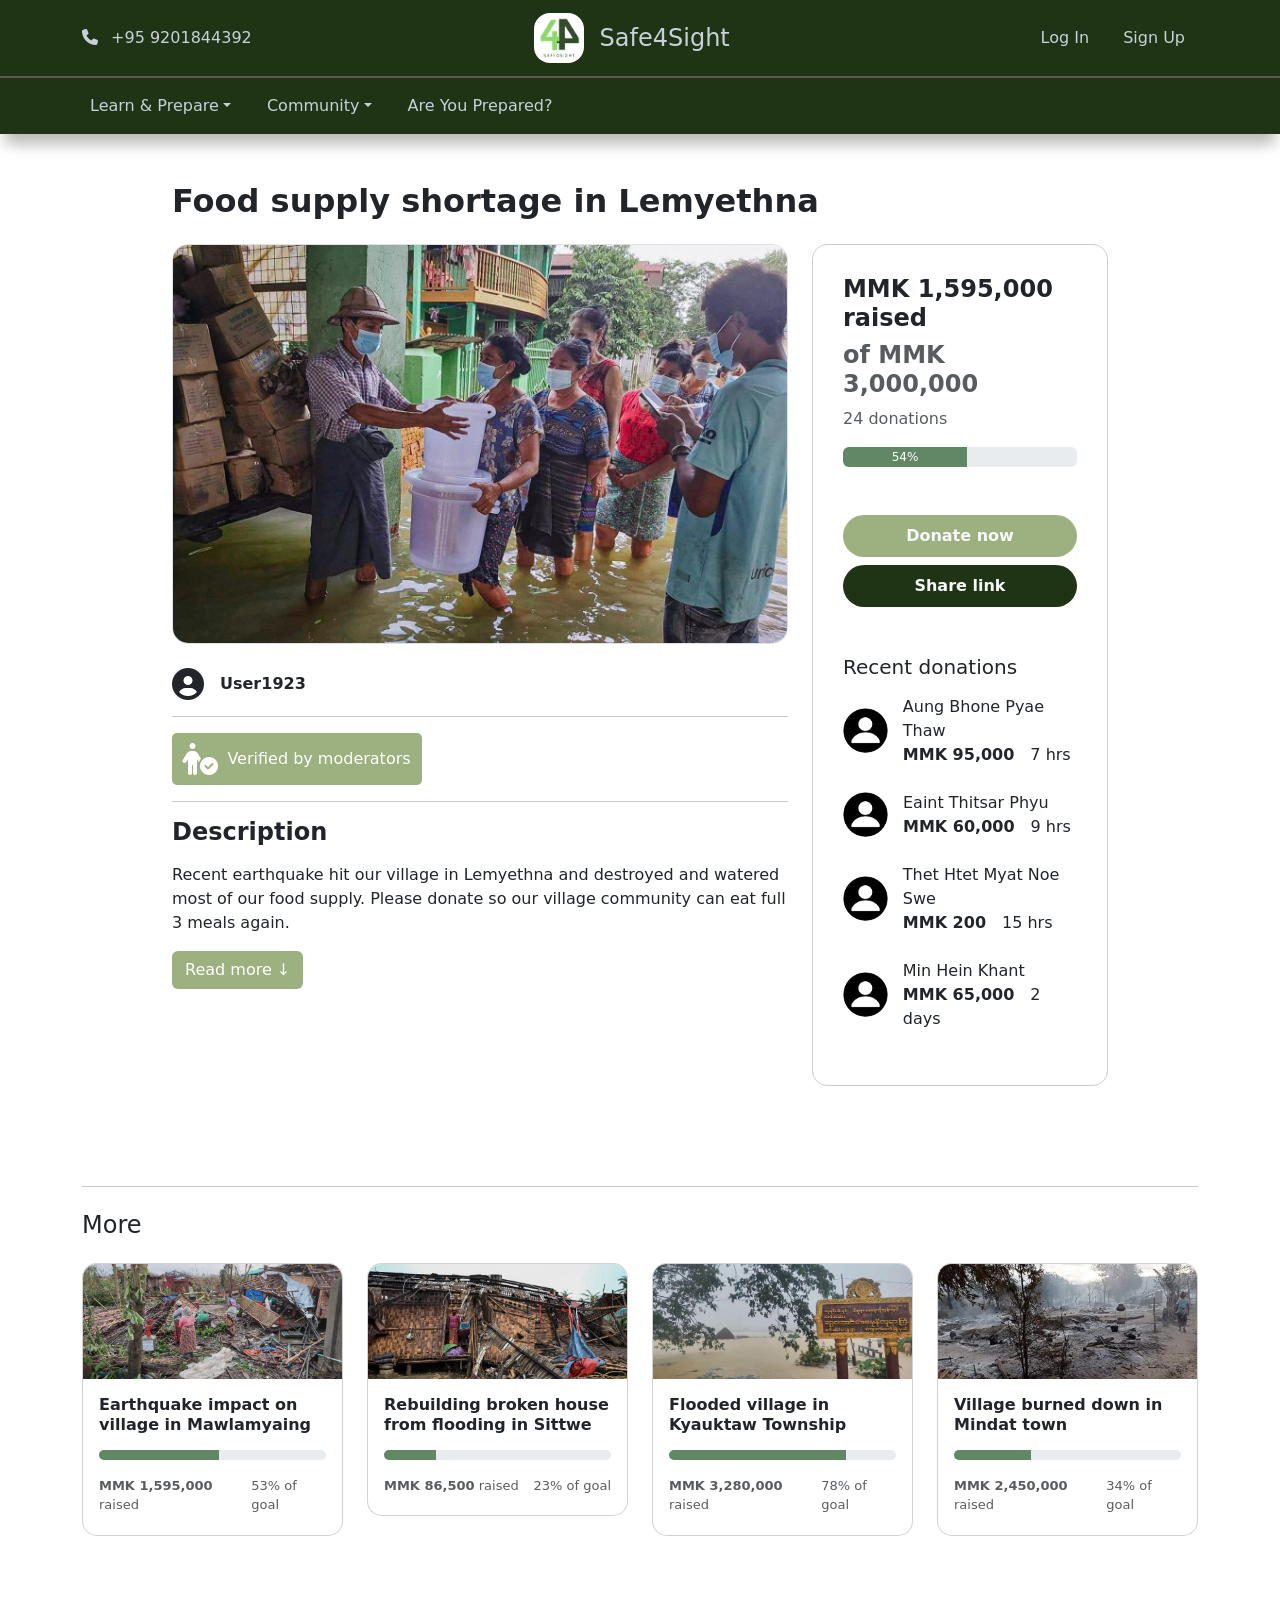
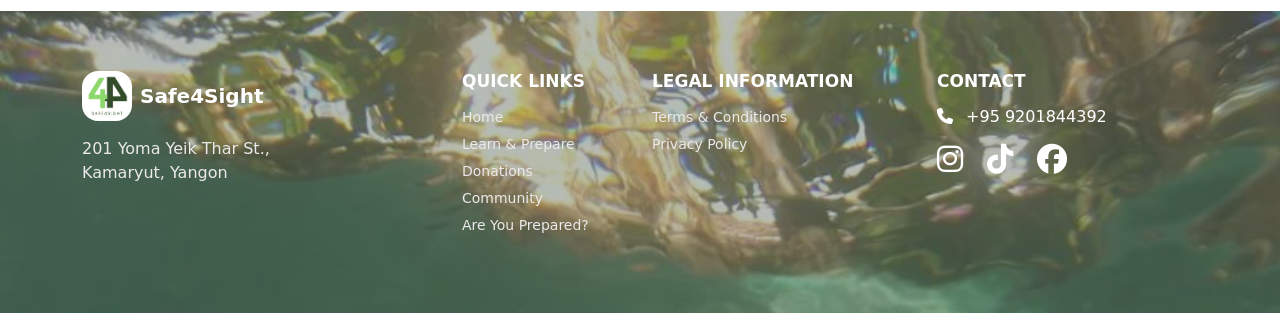
<file: donate1.html>
<!DOCTYPE html>
<html lang="en">
<head>
    <link rel="icon" href="Images/icon_transparent.png">
    <meta charset="UTF-8">
    <meta name="viewport" content="width=device-width, initial-scale=1.0">
    <title>Donation</title>
    <link href="https://cdn.jsdelivr.net/npm/bootstrap@5.3.8/dist/css/bootstrap.min.css" rel="stylesheet" integrity="sha384-sRIl4kxILFvY47J16cr9ZwB07vP4J8+LH7qKQnuqkuIAvNWLzeN8tE5YBujZqJLB" crossorigin="anonymous">
    <script src="https://cdn.jsdelivr.net/npm/bootstrap@5.3.8/dist/js/bootstrap.bundle.min.js" integrity="sha384-FKyoEForCGlyvwx9Hj09JcYn3nv7wiPVlz7YYwJrWVcXK/BmnVDxM+D2scQbITxI" crossorigin="anonymous"></script>
    <link rel="stylesheet" href="https://cdnjs.cloudflare.com/ajax/libs/font-awesome/6.4.0/css/all.min.css">
    <link rel="stylesheet" href="style.css">
</head>
<body>
    <nav class="navbar navbar-expand-lg color3bg topnavbar">
        <div class="container d-flex align-items-center justify-content-between">
            <div class="azure">
                <i class="fa-solid fa-phone me-2"></i>
                +95 9201844392
            </div>
            <a class="navbar-brand d-flex align-items-center" href="index.html">
                <img src="Images/icon.png" alt="logo" height="50" class="rounded-4 me-3">
                <div class="azure">
                    <h4 class="mb-0">Safe4Sight</h4>
                </div>
            </a>
            <div class="d-flex">
                <button type="button" class="btn me-2 azure" data-bs-toggle="modal" data-bs-target="#logIn">Log In</button>
                <button type="button" class="btn azure" data-bs-toggle="modal" data-bs-target="#signUp">Sign Up</button>
            </div>
        </div>
    </nav>
    <div class="modal fade" id="logIn">
            <div class="modal-dialog modal-md modal-dialog-centered">
                <div class="modal-content">
                    <div class="modal-header">
                        <h4 class="modal-title">Log into your Account</h4>
                        <button type="button" class="btn-close" data-bs-dismiss="modal"></button>
                    </div>
                    <div class="modal-body">
                        <form>
                            <div class="mb-4">
                            <label class="form-label fw-semibold">Username / Email</label>
                            <div class="input-group">
                                <span class="input-group-text bg-white"><i class="fa-solid fa-user color2"></i></span>
                                <input type="text" class="form-control" placeholder="Type your username / email">
                            </div>
                        </div>

                        <div class="mb-3">
                            <label class="form-label fw-semibold">Password</label>
                            <div class="input-group">
                                <span class="input-group-text bg-white"><i class="fa-solid fa-key color2"></i></span>
                                <input type="password" class="form-control" placeholder="Type your passwword">
                            </div>
                        </div>
                        <button type="button" class="btn text-white mb-3" style="background-color: #618764;" onclick="loggedIn()">
                            Log In
                        </button>
                        <div class="alert alert-success d-none" id="loggedIn">Logged in successfully!</div>
                        </form>
                    </div>
                    <div class="modal-footer">
                        <p>Don't have an account? <a href="#" data-bs-toggle="modal" data-bs-target="#signUp" style="text-decoration: none;">Sign Up Now</a></p>
                    </div>
                </div>
            </div>
        </div>

        <div class="modal fade" id="signUp">
            <div class="modal-dialog modal-md modal-dialog-centered">
                <div class="modal-content">
                    <div class="modal-header">
                        <h4 class="modal-title">Create an Account</h4>
                        <button type="button" class="btn-close" data-bs-dismiss="modal"></button>
                    </div>
                    <div class="modal-body">
                        <form>
                            <div class="mb-4">
                                <label class="form-label fw-semibold">Username</label>
                                <div class="input-group">
                                    <span class="input-group-text bg-white"><i class="fa-solid fa-user color2"></i></span>
                                    <input type="text" class="form-control" placeholder="Type your username">
                                </div>
                            </div>

                            <div class="mb-4">
                                <label class="form-label fw-semibold">Email</label>
                                <div class="input-group">
                                    <span class="input-group-text bg-white"><i class="fa-solid fa-envelope color2"></i></span>
                                    <input type="text" class="form-control" placeholder="Type your email">
                                </div>
                            </div>

                            <div class="mb-3">
                                <label class="form-label fw-semibold">Password</label>
                                <div class="input-group">
                                    <span class="input-group-text bg-white"><i class="fa-solid fa-key color2"></i></span>
                                    <input type="password" class="form-control" placeholder="Type your passwword">
                                </div>
                            </div>
                            <button type="button" class="btn text-white mb-3" style="background-color: #618764;" onclick="accountCreated()">
                            Sign Up
                            </button>
                            <div class="alert alert-success d-none" id="accountCreated">Account created successfully!</div>
                        </form>
                        
                        
                    </div>
                    <div class="modal-footer">
                        <p>Already have an account? <a href="#" data-bs-toggle="modal" data-bs-target="#logIn" style="text-decoration: none;">Login</a></p>
                    </div>
                </div>
            </div>
        </div>

    <div class="sticky-nav">
        <nav class="navbar navbar-dark navbar-expand-lg color3bg bottomnavbar">
            <div class="container d-flex align-items-center justify-content-between">
                <div class="collapse navbar-collapse" id="menu">
                    <ul class="navbar-nav">
                        <li class="nav-item dropdown">
                            <a class="nav-link azure dropdown-toggle" role="button" data-bs-toggle="dropdown">Learn & Prepare</a>
                            <ul class="dropdown-menu text-center">
                                <li><a class="dropdown-item" href="earthquake.html">Earthquakes</a></li>
                                <li><a class="dropdown-item" href="storm.html">Storms</a></li>
                            </ul>
                        </li>
                        <li class="nav-item dropdown">
                            <a class="nav-link azure dropdown-toggle" role="button" data-bs-toggle="dropdown">Community</a>
                            <ul class="dropdown-menu text-center">
                                <li><a class="dropdown-item" href="donation.html">Donation</a></li>
                                <li><a class="dropdown-item" href="community.html">Forum</a></li>
                            </ul>
                        </li>
                        <li class="nav-item"><a href="preparedness_checker.html" class="nav-link azure">Are You Prepared?</a></li>
                    </ul>
                </div>
                <button class="navbar-toggler" type="button" data-bs-toggle="collapse" data-bs-target="#menu">
                    <span class="navbar-toggler-icon"></span>
                </button>
            </div>
        </nav>
    </div>

    <div class="container mt-5 w-75 ">
        <h2 class="fw-bold mb-4">Food supply shortage in Lemyethna</h2>
        <div class="row">
            <div class="col-md-8">
                <div style="position: relative; margin-bottom: 400px;">
                    <img src="Images/donation1.jpg" class="rounded-4 border border-1 border-muted" style="height: 400px; width: 100%; object-fit: cover; position: absolute;">
                    <iframe src="https://www.google.com/maps/embed?pb=!1m14!1m8!1m3!1d11310.306645245897!2d95.14209444909494!3d17.605315755046746!3m2!1i1024!2i768!4f13.1!3m3!1m2!1s0x30c098b17d54e1c9%3A0xfbd3c5e1e096db4e!2sLemyethna%2C%20Myanmar%20(Burma)!5e0!3m2!1sen!2ssg!4v1793344436370!5m2!1sen!2ssg" width="200" height="200" style="border:0; position: absolute; top: 200px; border-radius: 0px 10px 0px 0px; " allowfullscreen=""></iframe>
                </div>
                <div style="display: flex; align-items: center;">
                    <i class="fa-solid fa-circle-user fs-2 mt-4 me-3"></i><span class="mt-4 fw-bold">User1923</span>
                </div>
                <hr>
                <div class="verifiedbox"><i class="fa-solid fa-person-circle-check fs-2 me-2"></i>Verified by moderators</div>
                <hr>
                <h4 class="fw-bold mb-3">Description</h4>
                <p>Recent earthquake hit our village in Lemyethna and destroyed and watered most of our food supply. Please donate so our village community can eat full 3 meals again.</p>
                <p id="paragraph" class="collapse">They said food trucks are coming but as of now only one arrive. All our crops are also dried out because of strong heatwaves. Village chief is currently out of the village to go look for help, but he hasn't come back yet. <br><br>We are very worried.</p>
                <button type="button" class="btn text-white mb-3" style="background-color: #9CB080;" data-bs-toggle="collapse" data-bs-target="#paragraph" onclick="readMore()" id="readmore">Read more ↓</button>
            </div>
            <div class="col-md-4">
                <div class="donatecard">
                    <h4 class="fw-bold">MMK 1,595,000 raised</h4>
                    <h4 class="text-muted fw-semibold">of MMK 3,000,000</h4>
                    <p class="text-muted">24 donations</p>
                    <div class="progress mb-5" style="height: 20px;">
                        <div class="progress-bar color2bg" style="width: 53%;">54%</div>
                    </div>
                    <a class="btn color1bg color1bghover text-light py-2 mb-2 w-100 rounded-5 fw-semibold"  data-bs-toggle="modal" data-bs-target="#payment">Donate now</a>
                    <a class="btn color3bg color3bghover sharelink text-light py-2 mb-5 w-100 rounded-5 fw-semibold" data-bs-toggle="modal" data-bs-target="#sharelink">Share link</a>

                    <h5 class="mb-3">Recent donations</h5>

                    <div class="recentdonation mb-4">
                        <img src="Images/pfp.webp">
                        <div>
                            <p class="mb-0">Aung Bhone Pyae Thaw</p>
                            <span class="fw-semibold me-3">MMK 95,000</span><span>7 hrs</span>
                        </div>
                    </div>
                    <div class="recentdonation mb-4">
                        <img src="Images/pfp.webp">
                        <div>
                            <p class="mb-0">Eaint Thitsar Phyu</p>
                            <span class="fw-semibold me-3">MMK 60,000</span><span>9 hrs</span>
                        </div>
                    </div>
                    <div class="recentdonation mb-4">
                        <img src="Images/pfp.webp">
                        <div>
                            <p class="mb-0">Thet Htet Myat Noe Swe</p>
                            <span class="fw-semibold me-3">MMK 200</span><span>15 hrs</span>
                        </div>
                    </div>
                    <div class="recentdonation mb-4">
                        <img src="Images/pfp.webp">
                        <div>
                            <p class="mb-0">Min Hein Khant</p>
                            <span class="fw-semibold me-3">MMK 65,000</span><span>2 days</span>
                        </div>
                    </div>
                </div>
            </div>
        </div>
    </div>

    <div class="container" style="margin-top: 100px;">
        <hr>
        <h4 class="mb-4 mt-4 ">More</h4>
        <div class="row ">
            <div class="col-md-3 donatecards">
                <a href="donate2.html" class="card-links">
                    <div class="card" style="border-radius: 15px; overflow: hidden;">
                        <img class="card-img-top" src="Images/donation2.jpg" alt="Card image" style="height: 115px; object-fit: cover;">
                        <div class="card-body">
                            <h6 class="card-title fw-bold mb-3">Earthquake impact on village in Mawlamyaing</h6>
                            <div class="progress mb-3" style="height: 10px;">
                                <div class="progress-bar color2bg" style="width: 53%;"></div>
                            </div>
                            <div style="display: flex; justify-content: space-between;">
                                <p class="text-muted mb-1" style="font-size: 13px;"><strong>MMK 1,595,000</strong> raised</p>
                                <p class="text-muted mb-1" style="font-size: 13px;">53% of goal</p>
                            </div>
                        </div>
                    </div>
                </a>
            </div>
            <div class="col-md-3 donatecards">
                <a href="donate1.html" class="card-links">
                    <div class="card" style="border-radius: 15px; overflow: hidden;">
                        <img class="card-img-top" src="Images/donation3.jpg" alt="Card image" style="height: 115px; object-fit: cover;">
                        <div class="card-body">
                            <h6 class="card-title fw-bold mb-3">Rebuilding broken house from flooding in Sittwe</h6>
                            <div class="progress mb-3" style="height: 10px;">
                                <div class="progress-bar color2bg" style="width: 23%;"></div>
                            </div>
                            <div style="display: flex; justify-content: space-between;">
                                <p class="text-muted mb-1" style="font-size: 13px;"><strong>MMK 86,500</strong> raised</p>
                                <p class="text-muted mb-1" style="font-size: 13px;">23% of goal</p>
                            </div>
                        </div>
                    </div>
                </a>
            </div>
            <div class="col-md-3 donatecards">
                <a href="donate2.html" class="card-links">
                    <div class="card" style="border-radius: 15px; overflow: hidden;">
                        <img class="card-img-top" src="Images/donation4.jpg" alt="Card image" style="height: 115px; object-fit: cover;">
                        <div class="card-body">
                            <h6 class="card-title fw-bold mb-3">Flooded village in Kyauktaw Township</h6>
                            <div class="progress mb-3" style="height: 10px;">
                                <div class="progress-bar color2bg" style="width: 78%;"></div>
                            </div>
                            <div style="display: flex; justify-content: space-between;">
                                <p class="text-muted mb-1" style="font-size: 13px;"><strong>MMK 3,280,000</strong> raised</p>
                                <p class="text-muted mb-1" style="font-size: 13px;">78% of goal</p>
                            </div>
                        </div>
                    </div>
                </a>
            </div>
            <div class="col-md-3 donatecards">
                <a href="donate1.html" class="card-links">
                    <div class="card" style="border-radius: 15px; overflow: hidden;">
                        <img class="card-img-top" src="Images/donation5.webp" alt="Card image" style="height: 115px; object-fit: cover;">
                        <div class="card-body">
                            <h6 class="card-title fw-bold mb-3">Village burned down in Mindat town</h6>
                            <div class="progress mb-3" style="height: 10px;">
                                <div class="progress-bar color2bg" style="width: 34%;"></div>
                            </div>
                            <div style="display: flex; justify-content: space-between;">
                                <p class="text-muted mb-1" style="font-size: 13px;"><strong>MMK 2,450,000</strong> raised</p>
                                <p class="text-muted mb-1" style="font-size: 13px;">34% of goal</p>
                            </div>
                        </div>
                    </div>
                </a>
            </div>
        </div>
    </div>

    <div class="modal fade" id="sharelink">
        <div class="modal-dialog modal-md modal-dialog-centered">
            <div class="modal-content">
                <div class="modal-header">
                    <h4 class="modal-title">Copy link</h4>
                    <button type="button" class="btn-close" data-bs-dismiss="modal"></button>
                </div>
                <div class="modal-body">
                        <div class="input-group">
                            <div class="form-control">https://abpt2012.github.io/Safe4Sight-Year9/donate1.html</div>
                            <span class="input-group-text bg-white"><i class="fa-solid fa-copy"></i></span>
                        </div>
                </div>
                <div class="modal-footer">
                <button type="button" class="btn btn-danger" data-bs-dismiss="modal">
                    Close
                </button>
            </div>
            </div>
        </div>
    </div>

    <div class="modal fade" id="payment">
        <div class="modal-dialog modal-md modal-dialog-centered">
            <div class="modal-content">
                <div class="card shadow border-0">
                    <form action="thankyou.html">
                    <div class="card-body p-4 p-md-5">
                        <h1 class="text-center mb-4 fw-bold">Payment Form</h1>
                        
                        <div class="mb-3">
                            <label class="form-label fw-semibold">Card Number</label>
                            <div class="input-group">
                                <span class="input-group-text bg-white"><i class="fa-regular fa-credit-card"></i></span>
                                <input type="number" class="form-control" placeholder="**** **** **** ****" required>
                            </div>
                        </div>

                        <div class="mb-3">
                            <label class="form-label fw-semibold">Name on card</label>
                            <div class="input-group">
                                <span class="input-group-text bg-white"><i class="fa-solid fa-file-signature"></i></span>
                                <input type="text" class="form-control" placeholder="John Doe" required>
                            </div>
                        </div>

                        <div class="row g-3 mb-3">
                            <div class="col-sm-6">
                                <label class="form-label fw-semibold">Expiration Date</label>
                                <input type="text" class="form-control" placeholder="MM / YY" required>
                            </div>
                            <div class="col-sm-6">
                                <label class="form-label fw-semibold">CVC</label>
                                <input type="password" class="form-control" placeholder="***" required>
                            </div>
                        </div>

                        <div class="mb-3">
                            <label class="form-label fw-semibold">Donation Amount</label>
                            <div class="input-group">
                                <span class="input-group-text bg-white"><i class="fa-solid fa-hand-holding-heart"></i></span>
                                <input type="number" class="form-control" placeholder="50000" required>
                            </div>
                        </div>

                        <div class="mb-4">
                            <label class="form-label fw-semibold">Extra Information</label>
                            <textarea class="form-control" rows="2" placeholder="Write some things to the user of this post."></textarea>
                        </div>

                        <div class="form-check mb-3">
                            <input class="form-check-input" type="checkbox" id="terms" required>
                            <label class="form-check-label" for="terms">
                                 I agree with the <a href="terms_and_conditions.html" style="text-decoration: none;">terms and conditions</a>
                            </label>
                        </div>

                        <div class="d-grid">
                            <button type="submit" href="thankyou.html" class="btn color2bg color2bghover text-white btn-lg fw-bold py-2">Pay</button>
                        </div>
                    </div>
                    </form>
                </div>
            </div>
        </div>
    </div>

    <footer class="site-footer" style="margin-top: 75px;">
        <div class="container">
            <div class="row">
                <div class="col-md-4">
                    <div class="d-flex align-items-center mb-3">
                        <img src="Images/icon.png" alt="logo" width="50px" class="me-2 rounded-4">
                        <h5 class="mb-0">Safe4Sight</h5>
                    </div>
                    <p class="footer-address mb-3">201 Yoma Yeik Thar St.,<br>Kamaryut, Yangon</p>
                </div>

                <div class="col-md-2">
                    <h6 class="footer-heading">QUICK LINKS</h6>
                    <ul class="list-unstyled footer-links">
                    <li><a href="index.html">Home</a></li>
                    <li><a href="earthquake.html">Learn & Prepare</a></li>
                    <li><a href="donation.html">Donations</a></li>
                    <li><a href="community.html">Community</a></li>
                    <li><a href="preparedness_checker.html">Are You Prepared?</a></li>
                    </ul>
                </div>

                <div class="col-md-3">
                    <h6 class="footer-heading">LEGAL INFORMATION</h6>
                    <ul class="list-unstyled footer-links">
                    <li><a href="terms_and_conditions.html">Terms & Conditions</a></li>
                    <li><a href="privacy_policy.html">Privacy Policy</a></li>
                    </ul>
                </div>

                <div class="col-md-3">
                    <h6 class="footer-heading">CONTACT</h6>
                    <div>
                        <i class="fa-solid fa-phone me-2"></i>
                        +95 9201844392
                    </div>

                    <div class="social-links mt-2">
                    <a href="#">
                        <i class="fa-brands fa-instagram me-4"></i>
                    </a>
                    <a href="#">
                        <i class="fa-brands fa-tiktok me-4"></i>
                    </a>
                    <a href="#">
                        <i class="fa-brands fa-facebook"></i>
                    </a>
                    </div>
                </div>
            </div>
        </div>
    </footer>

    <script>
        function readMore(){
            let btn = document.getElementById("readmore");
            if (btn.innerHTML == "Read more ↓"){
                btn.innerHTML = "Close ↑";
            }
            else{
                btn.innerHTML = "Read more ↓";
            }
            
        }
        function accountCreated(){
            let accountCreated = document.getElementById("accountCreated");
            accountCreated.classList.remove("d-none");
        }
        function loggedIn(){
            let loggedIn = document.getElementById("loggedIn");
            loggedIn.classList.remove("d-none");
        }
    </script>
</body>
</html>
</file>
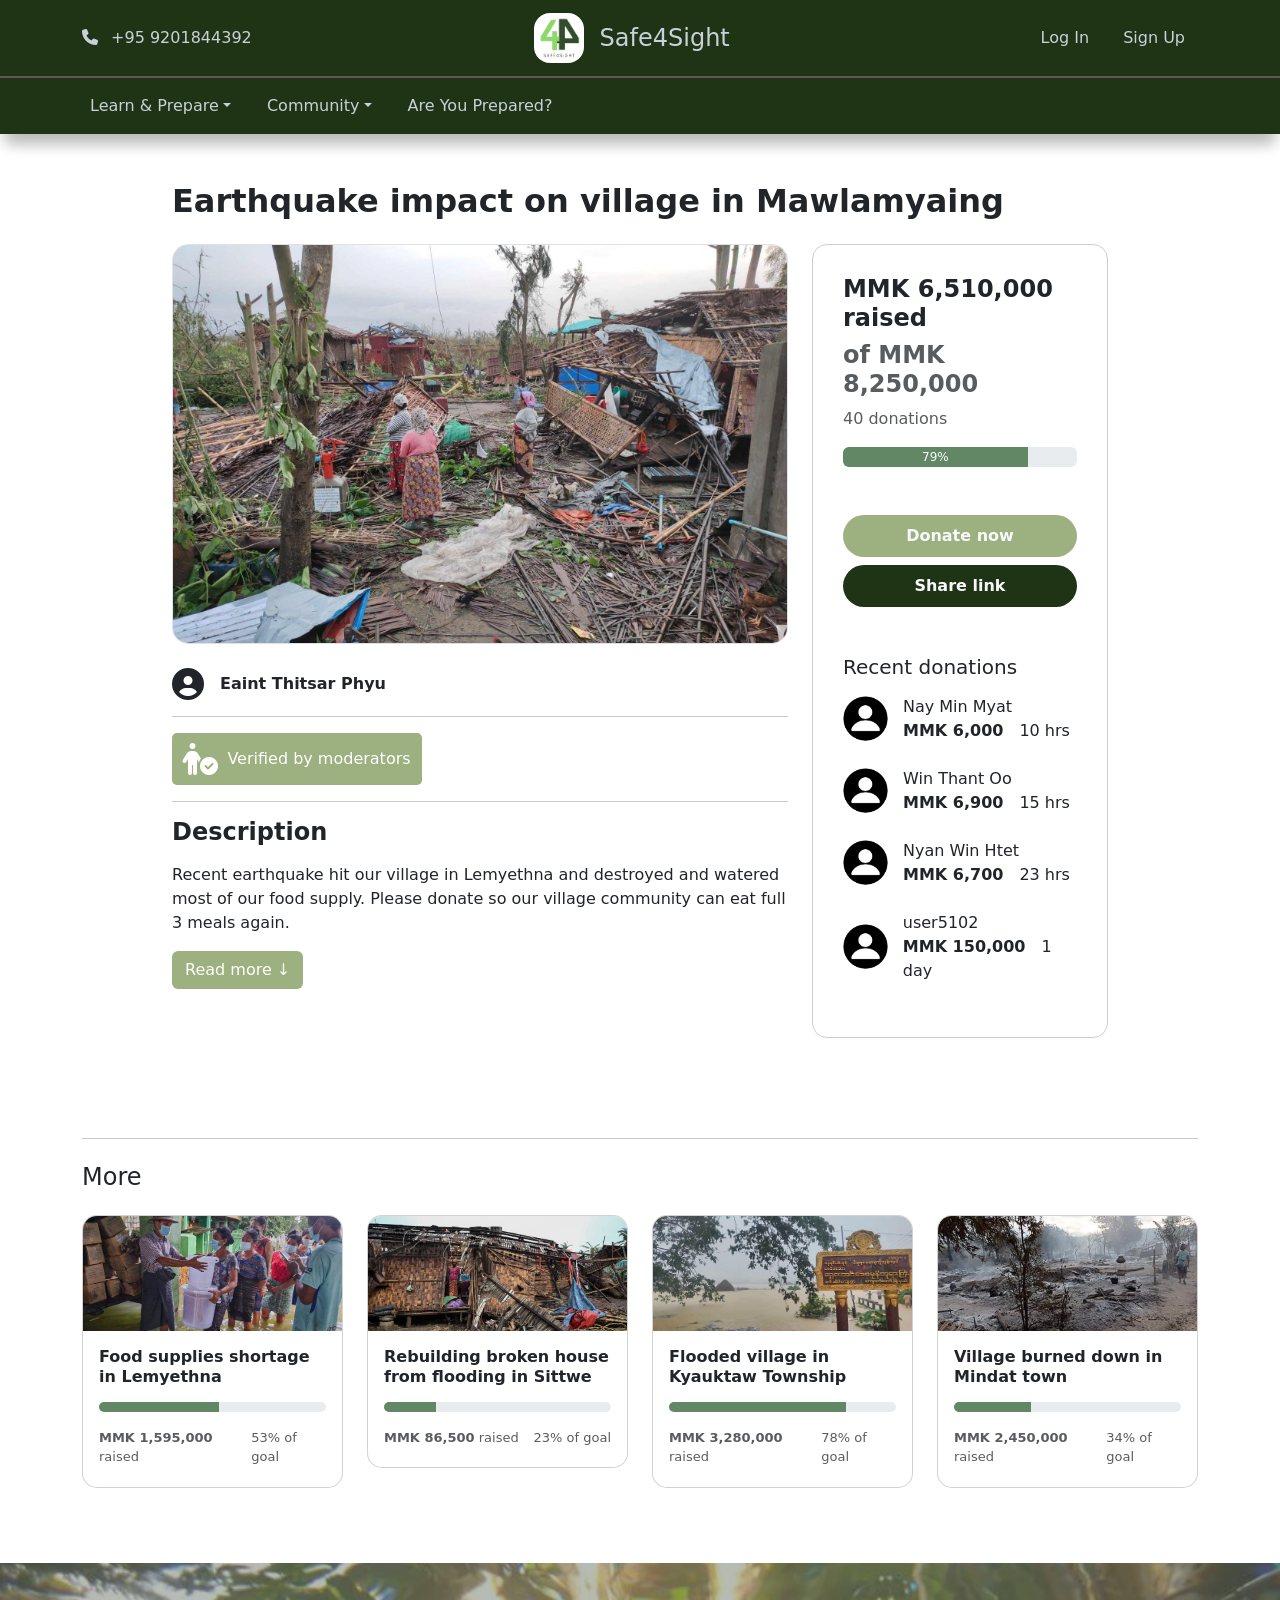
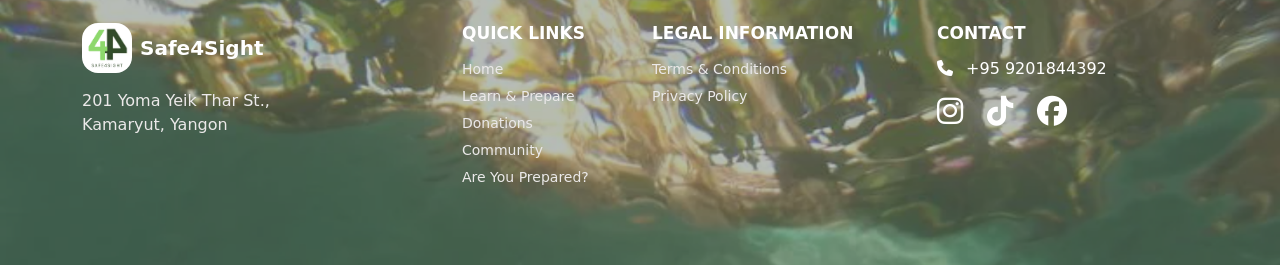
<file: donate2.html>
<!DOCTYPE html>
<html lang="en">
<head>
    <link rel="icon" href="Images/icon_transparent.png">
    <meta charset="UTF-8">
    <meta name="viewport" content="width=device-width, initial-scale=1.0">
    <title>Donation</title>
    <link href="https://cdn.jsdelivr.net/npm/bootstrap@5.3.8/dist/css/bootstrap.min.css" rel="stylesheet" integrity="sha384-sRIl4kxILFvY47J16cr9ZwB07vP4J8+LH7qKQnuqkuIAvNWLzeN8tE5YBujZqJLB" crossorigin="anonymous">
    <script src="https://cdn.jsdelivr.net/npm/bootstrap@5.3.8/dist/js/bootstrap.bundle.min.js" integrity="sha384-FKyoEForCGlyvwx9Hj09JcYn3nv7wiPVlz7YYwJrWVcXK/BmnVDxM+D2scQbITxI" crossorigin="anonymous"></script>
    <link rel="stylesheet" href="https://cdnjs.cloudflare.com/ajax/libs/font-awesome/6.4.0/css/all.min.css">
    <link rel="stylesheet" href="style.css">
</head>
<body>
    <nav class="navbar navbar-expand-lg color3bg topnavbar">
        <div class="container d-flex align-items-center justify-content-between">
            <div class="azure">
                <i class="fa-solid fa-phone me-2"></i>
                +95 9201844392
            </div>
            <a class="navbar-brand d-flex align-items-center" href="index.html">
                <img src="Images/icon.png" alt="logo" height="50" class="rounded-4 me-3">
                <div class="azure">
                    <h4 class="mb-0">Safe4Sight</h4>
                </div>
            </a>
            <div class="d-flex">
                <button type="button" class="btn me-2 azure" data-bs-toggle="modal" data-bs-target="#logIn">Log In</button>
                <button type="button" class="btn azure" data-bs-toggle="modal" data-bs-target="#signUp">Sign Up</button>
            </div>
        </div>
    </nav>
    <div class="modal fade" id="logIn">
            <div class="modal-dialog modal-md modal-dialog-centered">
                <div class="modal-content">
                    <div class="modal-header">
                        <h4 class="modal-title">Log into your Account</h4>
                        <button type="button" class="btn-close" data-bs-dismiss="modal"></button>
                    </div>
                    <div class="modal-body">
                        <form>
                            <div class="mb-4">
                            <label class="form-label fw-semibold">Username / Email</label>
                            <div class="input-group">
                                <span class="input-group-text bg-white"><i class="fa-solid fa-user color2"></i></span>
                                <input type="text" class="form-control" placeholder="Type your username / email">
                            </div>
                        </div>

                        <div class="mb-3">
                            <label class="form-label fw-semibold">Password</label>
                            <div class="input-group">
                                <span class="input-group-text bg-white"><i class="fa-solid fa-key color2"></i></span>
                                <input type="password" class="form-control" placeholder="Type your passwword">
                            </div>
                        </div>
                        <button type="button" class="btn text-white mb-3" style="background-color: #618764;" onclick="loggedIn()">
                            Log In
                        </button>
                        <div class="alert alert-success d-none" id="loggedIn">Logged in successfully!</div>
                        </form>
                    </div>
                    <div class="modal-footer">
                        <p>Don't have an account? <a href="#" data-bs-toggle="modal" data-bs-target="#signUp" style="text-decoration: none;">Sign Up Now</a></p>
                    </div>
                </div>
            </div>
        </div>

        <div class="modal fade" id="signUp">
            <div class="modal-dialog modal-md modal-dialog-centered">
                <div class="modal-content">
                    <div class="modal-header">
                        <h4 class="modal-title">Create an Account</h4>
                        <button type="button" class="btn-close" data-bs-dismiss="modal"></button>
                    </div>
                    <div class="modal-body">
                        <form>
                            <div class="mb-4">
                                <label class="form-label fw-semibold">Username</label>
                                <div class="input-group">
                                    <span class="input-group-text bg-white"><i class="fa-solid fa-user color2"></i></span>
                                    <input type="text" class="form-control" placeholder="Type your username">
                                </div>
                            </div>

                            <div class="mb-4">
                                <label class="form-label fw-semibold">Email</label>
                                <div class="input-group">
                                    <span class="input-group-text bg-white"><i class="fa-solid fa-envelope color2"></i></span>
                                    <input type="text" class="form-control" placeholder="Type your email">
                                </div>
                            </div>

                            <div class="mb-3">
                                <label class="form-label fw-semibold">Password</label>
                                <div class="input-group">
                                    <span class="input-group-text bg-white"><i class="fa-solid fa-key color2"></i></span>
                                    <input type="password" class="form-control" placeholder="Type your passwword">
                                </div>
                            </div>
                            <button type="button" class="btn text-white mb-3" style="background-color: #618764;" onclick="accountCreated()">
                            Sign Up
                            </button>
                            <div class="alert alert-success d-none" id="accountCreated">Account created successfully!</div>
                        </form>
                        
                        
                    </div>
                    <div class="modal-footer">
                        <p>Already have an account? <a href="#" data-bs-toggle="modal" data-bs-target="#logIn" style="text-decoration: none;">Login</a></p>
                    </div>
                </div>
            </div>
        </div>

    <div class="sticky-nav">
        <nav class="navbar navbar-dark navbar-expand-lg color3bg bottomnavbar">
            <div class="container d-flex align-items-center justify-content-between">
                <div class="collapse navbar-collapse" id="menu">
                    <ul class="navbar-nav">
                        <li class="nav-item dropdown">
                            <a class="nav-link azure dropdown-toggle" role="button" data-bs-toggle="dropdown">Learn & Prepare</a>
                            <ul class="dropdown-menu text-center">
                                <li><a class="dropdown-item" href="earthquake.html">Earthquakes</a></li>
                                <li><a class="dropdown-item" href="storm.html">Storms</a></li>
                            </ul>
                        </li>
                        <li class="nav-item dropdown">
                            <a class="nav-link azure dropdown-toggle" role="button" data-bs-toggle="dropdown">Community</a>
                            <ul class="dropdown-menu text-center">
                                <li><a class="dropdown-item" href="donation.html">Donation</a></li>
                                <li><a class="dropdown-item" href="community.html">Forum</a></li>
                            </ul>
                        </li>
                        <li class="nav-item"><a href="preparedness_checker.html" class="nav-link azure">Are You Prepared?</a></li>
                    </ul>
                </div>
                <button class="navbar-toggler" type="button" data-bs-toggle="collapse" data-bs-target="#menu">
                    <span class="navbar-toggler-icon"></span>
                </button>
            </div>
        </nav>
    </div>

    <div class="container mt-5 w-75 ">
        <h2 class="fw-bold mb-4">Earthquake impact on village in Mawlamyaing</h2>
        <div class="row">
            <div class="col-md-8">
                <div style="position: relative; margin-bottom: 400px;">
                    <img src="Images/donation2.jpg" class="rounded-4 border border-1 border-muted" style="height: 400px; width: 100%; object-fit: cover; position: absolute;">
                    <iframe src="https://www.google.com/maps/embed?pb=!1m18!1m12!1m3!1d63056.3554466286!2d97.61798750680256!3d16.45381324411945!2m3!1f0!2f0!3f0!3m2!1i1024!2i768!4f13.1!3m3!1m2!1s0x30c2a8b3d95f5559%3A0x6fafc8c3a8dd3009!2sMawlamyine!5e1!3m2!1sen!2smm!4v1794578198640!5m2!1sen!2smm" width="200" height="200" style="border:0; position: absolute; top: 200px; border-radius: 0px 10px 0px 0px; " allowfullscreen=""></iframe>
                </div>
                <div style="display: flex; align-items: center;">
                    <i class="fa-solid fa-circle-user fs-2 mt-4 me-3"></i><span class="mt-4 fw-bold">Eaint Thitsar Phyu</span>
                </div>
                <hr>
                <div class="verifiedbox"><i class="fa-solid fa-person-circle-check fs-2 me-2"></i>Verified by moderators</div>
                <hr>
                <h4 class="fw-bold mb-3">Description</h4>
                <p>Recent earthquake hit our village in Lemyethna and destroyed and watered most of our food supply. Please donate so our village community can eat full 3 meals again.</p>
                <p id="paragraph" class="collapse">They said food trucks are coming but as of now only one arrive. All our crops are also dried out because of strong heatwaves. Village chief is currently out of the village to go look for help, but he hasn't come back yet. <br><br>We are very worried.</p>
                <button type="button" class="btn text-white mb-3" style="background-color: #9CB080;" data-bs-toggle="collapse" data-bs-target="#paragraph" onclick="readMore()" id="readmore">Read more ↓</button>
            </div>
            <div class="col-md-4">
                <div class="donatecard">
                    <h4 class="fw-bold">MMK 6,510,000 raised</h4>
                    <h4 class="text-muted fw-semibold">of MMK 8,250,000</h4>
                    <p class="text-muted">40 donations</p>
                    <div class="progress mb-5" style="height: 20px;">
                        <div class="progress-bar color2bg" style="width: 79%;">79%</div>
                    </div>
                    <a class="btn color1bg color1bghover text-light py-2 mb-2 w-100 rounded-5 fw-semibold"  data-bs-toggle="modal" data-bs-target="#payment">Donate now</a>
                    <a class="btn color3bg color3bghover sharelink text-light py-2 mb-5 w-100 rounded-5 fw-semibold" data-bs-toggle="modal" data-bs-target="#sharelink">Share link</a>

                    <h5 class="mb-3">Recent donations</h5>

                    <div class="recentdonation mb-4">
                        <img src="Images/pfp.webp">
                        <div>
                            <p class="mb-0">Nay Min Myat</p>
                            <span class="fw-semibold me-3">MMK 6,000</span><span>10 hrs</span>
                        </div>
                    </div>
                    <div class="recentdonation mb-4">
                        <img src="Images/pfp.webp">
                        <div>
                            <p class="mb-0">Win Thant Oo</p>
                            <span class="fw-semibold me-3">MMK 6,900</span><span>15 hrs</span>
                        </div>
                    </div>
                    <div class="recentdonation mb-4">
                        <img src="Images/pfp.webp">
                        <div>
                            <p class="mb-0">Nyan Win Htet</p>
                            <span class="fw-semibold me-3">MMK 6,700</span><span>23 hrs</span>
                        </div>
                    </div>
                    <div class="recentdonation mb-4">
                        <img src="Images/pfp.webp">
                        <div>
                            <p class="mb-0">user5102</p>
                            <span class="fw-semibold me-3">MMK 150,000</span><span>1 day</span>
                        </div>
                    </div>
                </div>
            </div>
        </div>
    </div>

    <div class="container" style="margin-top: 100px;">
        <hr>
        <h4 class="mb-4 mt-4 ">More</h4>
        <div class="row ">
            <div class="col-md-3 donatecards">
                <a href="donate2.html" class="card-links">
                    <div class="card" style="border-radius: 15px; overflow: hidden;">
                        <img class="card-img-top" src="Images/donation1.jpg" alt="Card image" style="height: 115px; object-fit: cover;">
                        <div class="card-body">
                            <h6 class="card-title fw-bold mb-3">Food supplies shortage in Lemyethna</h6>
                            <div class="progress mb-3" style="height: 10px;">
                                <div class="progress-bar color2bg" style="width: 53%;"></div>
                            </div>
                            <div style="display: flex; justify-content: space-between;">
                                <p class="text-muted mb-1" style="font-size: 13px;"><strong>MMK 1,595,000</strong> raised</p>
                                <p class="text-muted mb-1" style="font-size: 13px;">53% of goal</p>
                            </div>
                        </div>
                    </div>
                </a>
            </div>
            <div class="col-md-3 donatecards">
                <a href="donate1.html" class="card-links">
                    <div class="card" style="border-radius: 15px; overflow: hidden;">
                        <img class="card-img-top" src="Images/donation3.jpg" alt="Card image" style="height: 115px; object-fit: cover;">
                        <div class="card-body">
                            <h6 class="card-title fw-bold mb-3">Rebuilding broken house from flooding in Sittwe</h6>
                            <div class="progress mb-3" style="height: 10px;">
                                <div class="progress-bar color2bg" style="width: 23%;"></div>
                            </div>
                            <div style="display: flex; justify-content: space-between;">
                                <p class="text-muted mb-1" style="font-size: 13px;"><strong>MMK 86,500</strong> raised</p>
                                <p class="text-muted mb-1" style="font-size: 13px;">23% of goal</p>
                            </div>
                        </div>
                    </div>
                </a>
            </div>
            <div class="col-md-3 donatecards">
                <a href="donate2.html" class="card-links">
                    <div class="card" style="border-radius: 15px; overflow: hidden;">
                        <img class="card-img-top" src="Images/donation4.jpg" alt="Card image" style="height: 115px; object-fit: cover;">
                        <div class="card-body">
                            <h6 class="card-title fw-bold mb-3">Flooded village in Kyauktaw Township</h6>
                            <div class="progress mb-3" style="height: 10px;">
                                <div class="progress-bar color2bg" style="width: 78%;"></div>
                            </div>
                            <div style="display: flex; justify-content: space-between;">
                                <p class="text-muted mb-1" style="font-size: 13px;"><strong>MMK 3,280,000</strong> raised</p>
                                <p class="text-muted mb-1" style="font-size: 13px;">78% of goal</p>
                            </div>
                        </div>
                    </div>
                </a>
            </div>
            <div class="col-md-3 donatecards">
                <a href="donate1.html" class="card-links">
                    <div class="card" style="border-radius: 15px; overflow: hidden;">
                        <img class="card-img-top" src="Images/donation5.webp" alt="Card image" style="height: 115px; object-fit: cover;">
                        <div class="card-body">
                            <h6 class="card-title fw-bold mb-3">Village burned down in Mindat town</h6>
                            <div class="progress mb-3" style="height: 10px;">
                                <div class="progress-bar color2bg" style="width: 34%;"></div>
                            </div>
                            <div style="display: flex; justify-content: space-between;">
                                <p class="text-muted mb-1" style="font-size: 13px;"><strong>MMK 2,450,000</strong> raised</p>
                                <p class="text-muted mb-1" style="font-size: 13px;">34% of goal</p>
                            </div>
                        </div>
                    </div>
                </a>
            </div>
        </div>
    </div>

    <div class="modal fade" id="sharelink">
        <div class="modal-dialog modal-md modal-dialog-centered">
            <div class="modal-content">
                <div class="modal-header">
                    <h4 class="modal-title">Copy link</h4>
                    <button type="button" class="btn-close" data-bs-dismiss="modal"></button>
                </div>
                <div class="modal-body">
                        <div class="input-group">
                            <div class="form-control">https://abpt2012.github.io/Safe4Sight-Year9/donate2.html</div>
                            <span class="input-group-text bg-white"><i class="fa-solid fa-copy"></i></span>
                        </div>
                </div>
                <div class="modal-footer">
                <button type="button" class="btn btn-danger" data-bs-dismiss="modal">
                    Close
                </button>
            </div>
            </div>
        </div>
    </div>

    <div class="modal fade" id="payment">
        <div class="modal-dialog modal-md modal-dialog-centered">
            <div class="modal-content">
                <div class="card shadow border-0">
                    <form action="thankyou.html">
                    <div class="card-body p-4 p-md-5">
                        <h1 class="text-center mb-4 fw-bold">Payment Form</h1>
                        
                        <div class="mb-3">
                            <label class="form-label fw-semibold">Card Number</label>
                            <div class="input-group">
                                <span class="input-group-text bg-white"><i class="fa-regular fa-credit-card"></i></span>
                                <input type="number" class="form-control" placeholder="**** **** **** ****" required>
                            </div>
                        </div>

                        <div class="mb-3">
                            <label class="form-label fw-semibold">Name on card</label>
                            <div class="input-group">
                                <span class="input-group-text bg-white"><i class="fa-solid fa-file-signature"></i></span>
                                <input type="text" class="form-control" placeholder="John Doe" required>
                            </div>
                        </div>

                        <div class="row g-3 mb-3">
                            <div class="col-sm-6">
                                <label class="form-label fw-semibold">Expiration Date</label>
                                <input type="text" class="form-control" placeholder="MM / YY" required>
                            </div>
                            <div class="col-sm-6">
                                <label class="form-label fw-semibold">CVC</label>
                                <input type="password" class="form-control" placeholder="***" required>
                            </div>
                        </div>

                        <div class="mb-3">
                            <label class="form-label fw-semibold">Donation Amount</label>
                            <div class="input-group">
                                <span class="input-group-text bg-white"><i class="fa-solid fa-hand-holding-heart"></i></span>
                                <input type="number" class="form-control" placeholder="50000" required>
                            </div>
                        </div>

                        <div class="mb-4">
                            <label class="form-label fw-semibold">Extra Information</label>
                            <textarea class="form-control" rows="2" placeholder="Write some things to the user of this post."></textarea>
                        </div>

                        <div class="form-check mb-3">
                            <input class="form-check-input" type="checkbox" id="terms" required>
                            <label class="form-check-label" for="terms">
                                 I agree with the <a href="terms_and_conditions.html" style="text-decoration: none;">terms and conditions</a>
                            </label>
                        </div>

                        <div class="d-grid">
                            <button type="submit" href="thankyou.html" class="btn color2bg color2bghover text-white btn-lg fw-bold py-2">Pay</button>
                        </div>
                    </div>
                    </form>
                </div>
            </div>
        </div>
    </div>

    <footer class="site-footer" style="margin-top: 75px;">
        <div class="container">
            <div class="row">
                <div class="col-md-4">
                    <div class="d-flex align-items-center mb-3">
                        <img src="Images/icon.png" alt="logo" width="50px" class="me-2 rounded-4">
                        <h5 class="mb-0">Safe4Sight</h5>
                    </div>
                    <p class="footer-address mb-3">201 Yoma Yeik Thar St.,<br>Kamaryut, Yangon</p>
                </div>

                <div class="col-md-2">
                    <h6 class="footer-heading">QUICK LINKS</h6>
                    <ul class="list-unstyled footer-links">
                    <li><a href="index.html">Home</a></li>
                    <li><a href="earthquake.html">Learn & Prepare</a></li>
                    <li><a href="donation.html">Donations</a></li>
                    <li><a href="community.html">Community</a></li>
                    <li><a href="preparedness_checker.html">Are You Prepared?</a></li>
                    </ul>
                </div>

                <div class="col-md-3">
                    <h6 class="footer-heading">LEGAL INFORMATION</h6>
                    <ul class="list-unstyled footer-links">
                    <li><a href="terms_and_conditions.html">Terms & Conditions</a></li>
                    <li><a href="privacy_policy.html">Privacy Policy</a></li>
                    </ul>
                </div>

                <div class="col-md-3">
                    <h6 class="footer-heading">CONTACT</h6>
                    <div>
                        <i class="fa-solid fa-phone me-2"></i>
                        +95 9201844392
                    </div>

                    <div class="social-links mt-2">
                    <a href="#">
                        <i class="fa-brands fa-instagram me-4"></i>
                    </a>
                    <a href="#">
                        <i class="fa-brands fa-tiktok me-4"></i>
                    </a>
                    <a href="#">
                        <i class="fa-brands fa-facebook"></i>
                    </a>
                    </div>
                </div>
            </div>
        </div>
    </footer>

    <script>
        function readMore(){
            let btn = document.getElementById("readmore");
            if (btn.innerHTML == "Read more ↓"){
                btn.innerHTML = "Close ↑";
            }
            else{
                btn.innerHTML = "Read more ↓";
            }
            
        }
        function accountCreated(){
            let accountCreated = document.getElementById("accountCreated");
            accountCreated.classList.remove("d-none");
        }
        function loggedIn(){
            let loggedIn = document.getElementById("loggedIn");
            loggedIn.classList.remove("d-none");
        }
    </script>
</body>
</html>
</file>
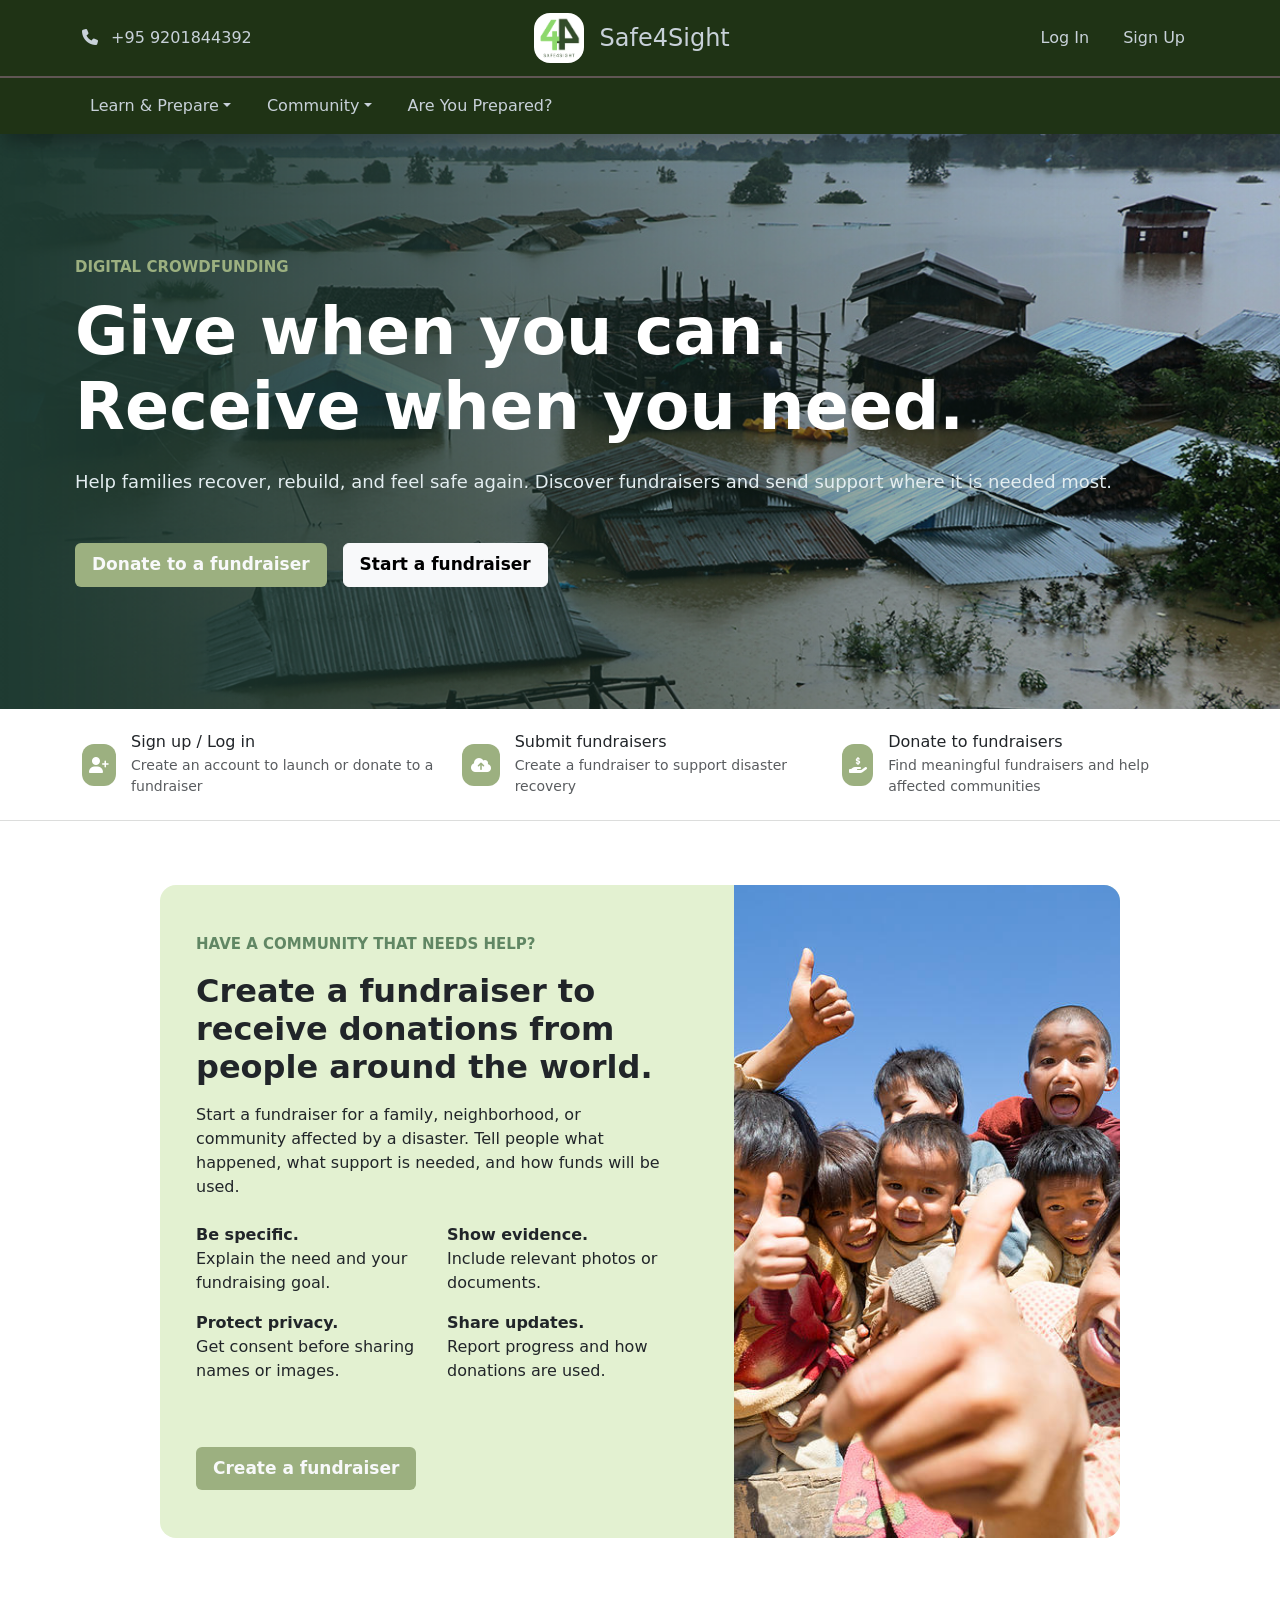
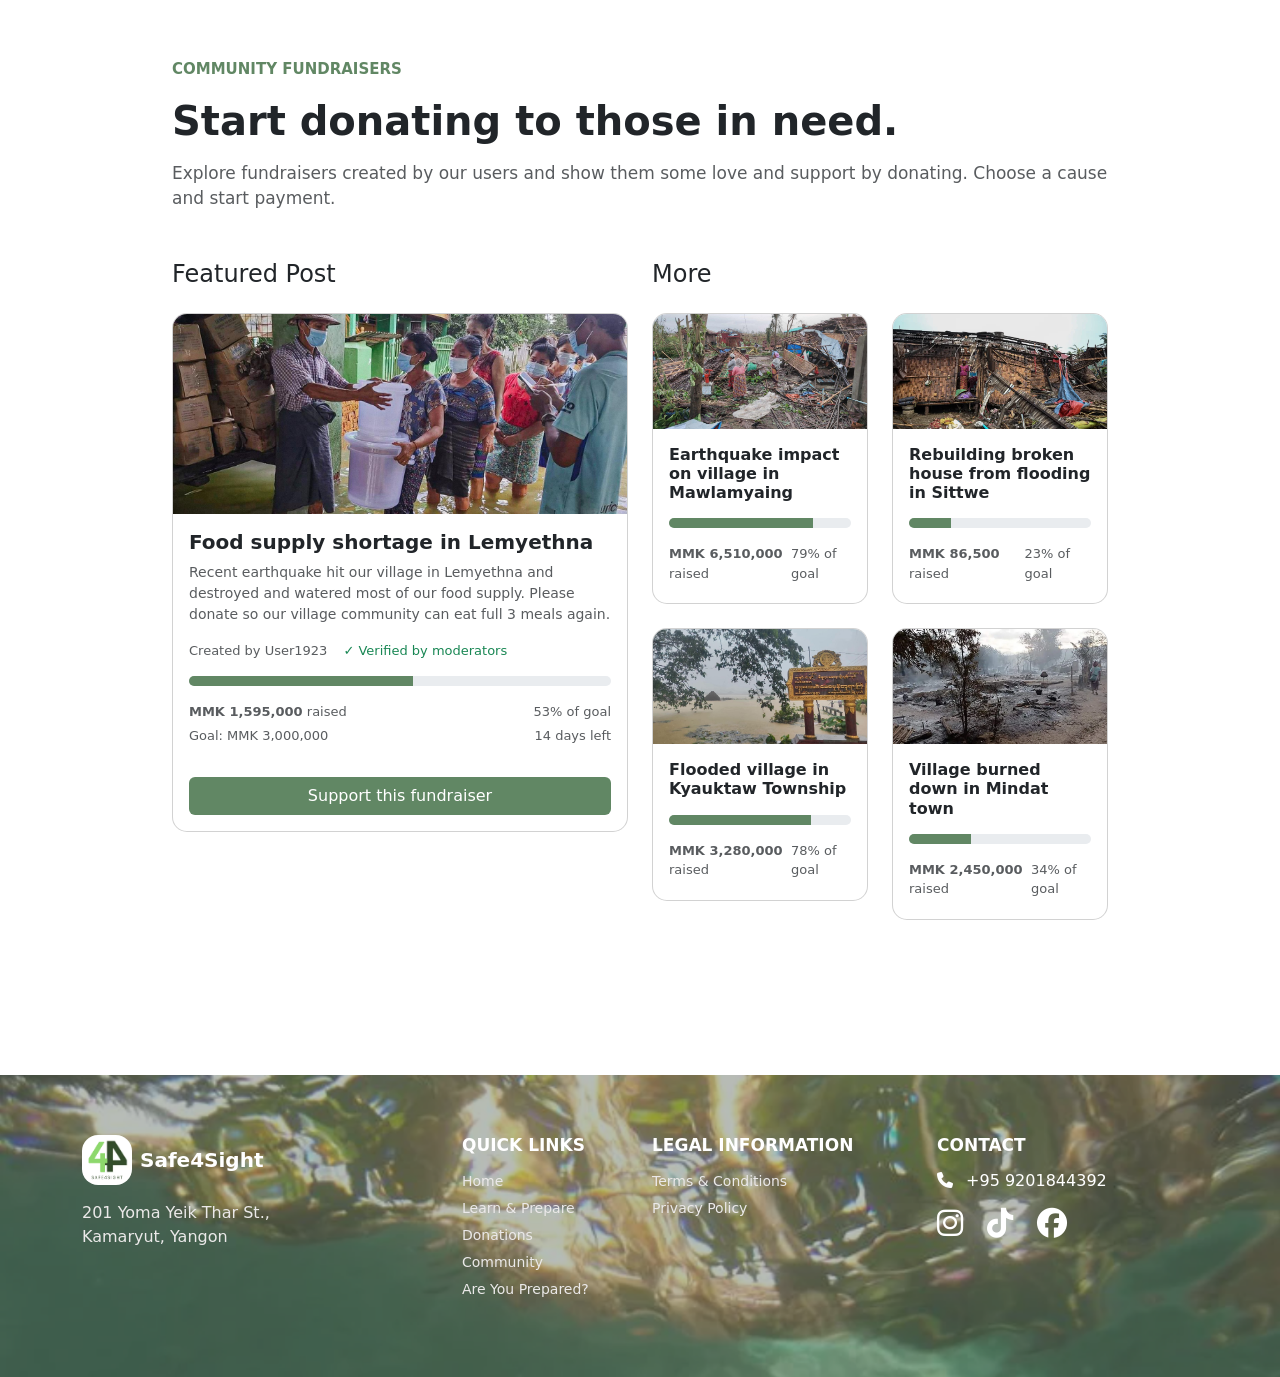
<file: donation.html>
<!DOCTYPE html>
<html lang="en">
<head>
    <meta charset="UTF-8">
    <meta name="viewport" content="width=device-width, initial-scale=1.0">
    <title>Donation</title>
    <link rel="icon" href="Images/icon_transparent.png">
    <link href="https://cdn.jsdelivr.net/npm/bootstrap@5.3.8/dist/css/bootstrap.min.css" rel="stylesheet" integrity="sha384-sRIl4kxILFvY47J16cr9ZwB07vP4J8+LH7qKQnuqkuIAvNWLzeN8tE5YBujZqJLB" crossorigin="anonymous">
    <script src="https://cdn.jsdelivr.net/npm/bootstrap@5.3.8/dist/js/bootstrap.bundle.min.js" integrity="sha384-FKyoEForCGlyvwx9Hj09JcYn3nv7wiPVlz7YYwJrWVcXK/BmnVDxM+D2scQbITxI" crossorigin="anonymous"></script>
    <link rel="stylesheet" href="https://cdnjs.cloudflare.com/ajax/libs/font-awesome/6.4.0/css/all.min.css">
    <link rel="stylesheet" href="style.css">
</head>
<body>
    <nav class="navbar navbar-expand-lg color3bg topnavbar">
        <div class="container d-flex align-items-center justify-content-between">
            <div class="azure">
                <i class="fa-solid fa-phone me-2"></i>
                +95 9201844392
            </div>
            <a class="navbar-brand d-flex align-items-center" href="index.html">
                <img src="Images/icon.png" alt="Safe4Sight logo" height="50" class="rounded-4 me-3">
                <div class="azure">
                    <h4 class="mb-0">Safe4Sight</h4>
                </div>
            </a>
            <div class="d-flex">
                <button type="button" class="btn me-2 azure" data-bs-toggle="modal" data-bs-target="#logIn">Log In</button>
                <button type="button" class="btn azure" data-bs-toggle="modal" data-bs-target="#signUp">Sign Up</button>
            </div>
        </div>
    </nav>
    <div class="modal fade" id="logIn">
            <div class="modal-dialog modal-md modal-dialog-centered">
                <div class="modal-content">
                    <div class="modal-header">
                        <h4 class="modal-title">Log into your Account</h4>
                        <button type="button" class="btn-close" data-bs-dismiss="modal"></button>
                    </div>
                    <div class="modal-body">
                        <form>
                            <div class="mb-4">
                            <label class="form-label fw-semibold">Username / Email</label>
                            <div class="input-group">
                                <span class="input-group-text bg-white"><i class="fa-solid fa-user color2"></i></span>
                                <input type="text" class="form-control" placeholder="Type your username / email">
                            </div>
                        </div>

                        <div class="mb-3">
                            <label class="form-label fw-semibold">Password</label>
                            <div class="input-group">
                                <span class="input-group-text bg-white"><i class="fa-solid fa-key color2"></i></span>
                                <input type="password" class="form-control" placeholder="Type your passwword">
                            </div>
                        </div>
                        <button type="button" class="btn text-white mb-3" style="background-color: #618764;" onclick="loggedIn()">
                            Log In
                        </button>
                        <div class="alert alert-success d-none" id="loggedIn">Logged in successfully!</div>
                        </form>
                    </div>
                    <div class="modal-footer">
                        <p>Don't have an account? <a href="#" data-bs-toggle="modal" data-bs-target="#signUp" style="text-decoration: none;">Sign Up Now</a></p>
                    </div>
                </div>
            </div>
        </div>

        <div class="modal fade" id="signUp">
            <div class="modal-dialog modal-md modal-dialog-centered">
                <div class="modal-content">
                    <div class="modal-header">
                        <h4 class="modal-title">Create an Account</h4>
                        <button type="button" class="btn-close" data-bs-dismiss="modal"></button>
                    </div>
                    <div class="modal-body">
                        <form>
                            <div class="mb-4">
                                <label class="form-label fw-semibold">Username</label>
                                <div class="input-group">
                                    <span class="input-group-text bg-white"><i class="fa-solid fa-user color2"></i></span>
                                    <input type="text" class="form-control" placeholder="Type your username">
                                </div>
                            </div>

                            <div class="mb-4">
                                <label class="form-label fw-semibold">Email</label>
                                <div class="input-group">
                                    <span class="input-group-text bg-white"><i class="fa-solid fa-envelope color2"></i></span>
                                    <input type="text" class="form-control" placeholder="Type your email">
                                </div>
                            </div>

                            <div class="mb-3">
                                <label class="form-label fw-semibold">Password</label>
                                <div class="input-group">
                                    <span class="input-group-text bg-white"><i class="fa-solid fa-key color2"></i></span>
                                    <input type="password" class="form-control" placeholder="Type your passwword">
                                </div>
                            </div>
                            <button type="button" class="btn text-white mb-3" style="background-color: #618764;" onclick="accountCreated()">
                            Sign Up
                            </button>
                            <div class="alert alert-success d-none" id="accountCreated">Account created successfully!</div>
                        </form>
                        
                        
                    </div>
                    <div class="modal-footer">
                        <p>Already have an account? <a href="#" data-bs-toggle="modal" data-bs-target="#logIn" style="text-decoration: none;">Login</a></p>
                    </div>
                </div>
            </div>
        </div>

    <div class="sticky-nav">
        <nav class="navbar navbar-dark navbar-expand-lg color3bg bottomnavbar">
            <div class="container d-flex align-items-center justify-content-between">
                <div class="collapse navbar-collapse" id="menu">
                    <ul class="navbar-nav">
                        <li class="nav-item dropdown">
                            <a class="nav-link azure dropdown-toggle" role="button" data-bs-toggle="dropdown">Learn & Prepare</a>
                            <ul class="dropdown-menu text-center">
                                <li><a class="dropdown-item" href="earthquake.html">Earthquakes</a></li>
                                <li><a class="dropdown-item" href="storm.html">Storms</a></li>
                            </ul>
                        </li>
                        <li class="nav-item dropdown">
                            <a class="nav-link azure dropdown-toggle" role="button" data-bs-toggle="dropdown">Community</a>
                            <ul class="dropdown-menu text-center">
                                <li><a class="dropdown-item" href="donation.html">Donation</a></li>
                                <li><a class="dropdown-item" href="community.html">Forum</a></li>
                            </ul>
                        </li>
                        <li class="nav-item"><a href="preparedness_checker.html" class="nav-link azure">Are You Prepared?</a></li>
                    </ul>
                </div>
                <button class="navbar-toggler" type="button" data-bs-toggle="collapse" data-bs-target="#menu">
                    <span class="navbar-toggler-icon"></span>
                </button>
            </div>
        </nav>
    </div>

    <div class="hero-donation">
        <div class="hero-content">
            <div class="hero-toptext color1 mb-3">DIGITAL CROWDFUNDING</div>
            <h1 class="fw-bold">Give when you can.<br>Receive when you need.</h1>
            <p class="mt-4">Help families recover, rebuild, and feel safe again. Discover fundraisers and send support where it is needed most.</p>
            <div class="hero-actions mt-5">
                <a class="btn color1bg color1bghover text-light me-3 px-3 py-2" href="#donation" style="font-size: 17px; font-weight: 600;">Donate to a fundraiser</a>
                <a class="btn btn-light px-3 py-2" href="#createdonation" style="font-size: 17px; font-weight: 600;">Start a fundraiser</a>
            </div>
        </div>
    </div>

    <div class="trust-strip">
        <div class="container">
            <div class="row g-4 align-items-center">
                <div class="col-12 col-md-4">
                    <div class="trust-item">
                        <div class="trust-icon">
                            <i class="fa-solid fa-user-plus"></i>
                        </div>
                        <div>
                            <h6 class="p-0 m-0 mb-1">Sign up / Log in</h6>
                            <p class="p-0 m-0 text-muted" style="font-size: 14px;">Create an account to launch or donate to a fundraiser</p>
                        </div>
                    </div>
                </div>
                <div class="col-12 col-md-4">
                    <div class="trust-item">
                        <div class="trust-icon">
                            <i class="fa-solid fa-cloud-arrow-up"></i>
                        </div>
                        <div>
                            <h6 class="p-0 m-0 mb-1">Submit fundraisers</h6>
                            <p class="p-0 m-0 text-muted" style="font-size: 14px;">Create a fundraiser to support disaster recovery</p>
                        </div>
                    </div>
                </div>
                <div class="col-12 col-md-4">
                    <div class="trust-item">
                        <div class="trust-icon">
                            <i class="fa-solid fa-hand-holding-dollar"></i>
                        </div>
                        <div>
                            <h6 class="p-0 m-0 mb-1">Donate to fundraisers</h6>
                            <p class="p-0 m-0 text-muted" style="font-size: 14px;">Find meaningful fundraisers and help affected communities</p>
                        </div>
                    </div>
                </div>
            </div>
        </div>
    </div>

    <div class="container mt-3 pb-5" style="display: flex; justify-content: center;" id="createdonation">

        <div class="card text-dark mt-5 mb-4 border border-0 create-fundraiser-card">
            <div class="row">

                <div class="col-12 col-lg-7 p-5">
                    <div>
                        <div class="hero-toptext color2 mb-3">
                            HAVE A COMMUNITY THAT NEEDS HELP?
                        </div>
                        <h2 class="mb-3 fw-bold">Create a fundraiser to receive donations from people around the world.</h2>
                        <p class="mb-4">Start a fundraiser for a family, neighborhood, or community affected by a disaster. Tell people what happened, what support is needed, and how funds will be used.</p>
                    
                        <div class="row flex flex-wrap">
                            <div class="col-6">
                                <p class="fw-bold mb-0">Be specific.</p>
                                <p>Explain the need and your fundraising goal.</p>
                            </div>
                            <div class="col-6">
                                <p class="fw-bold mb-0">Show evidence.</p>
                                <p>Include relevant photos or documents.</p>
                            </div>
                            <div class="col-6">
                                <p class="fw-bold mb-0">Protect privacy.</p>
                                <p>Get consent before sharing names or images.</p>
                            </div>
                            <div class="col-6">
                                <p class="fw-bold mb-0">Share updates.</p>
                                <p>Report progress and how donations are used.</p>
                            </div>
                        </div>
                        <a class="btn color1bg color1bghover text-light mt-5 me-3 px-3 py-2" data-bs-toggle="modal" data-bs-target="#create" style="font-size: 17px; font-weight: 600;">Create a fundraiser</a>
                    </div>   
                </div>

                <div class="col-12 col-lg-5">
                    <img src="Images/fundraiser_card.png" class="img-fluid h-100" style="object-fit: cover;">
                </div>

            </div>
        </div>
    </div>

    <div class="modal fade" id="create">
        <div class="modal-dialog modal-lg modal-dialog-centered">
            <div class="modal-content">
                <div class="card shadow border-0">
                    <div class="card-body p-4 p-md-5">
                        <form>
                            <h1 class="text-center mb-4 fw-bold">Fill in Fundraiser Info</h1>
                            
                            <div class="mb-3">
                                <label class="form-label fw-semibold">Fundraiser Name (what other users will see)</label>
                                    <input type="text" class="form-control" placeholder="Talk about impact and location" required>
                            </div>

                            <div class="mb-3">
                                <label class="form-label fw-semibold">Description</label>
                                    <textarea rows="3" class="form-control" placeholder="Write a more detailed explanation on what happened" required></textarea>
                            </div>

                            <div class="row g-3 mb-3">
                                <div class="col-sm-6">
                                    <label class="form-label fw-semibold">Your Full Legal Name</label>
                                    <input type="text" class="form-control" placeholder="e.g. John Doe" required>
                                </div>
                                <div class="col-sm-6">
                                    <label class="form-label fw-semibold">Phone Number</label>
                                    <input type="number" class="form-control" placeholder="e.g. 09 123456789" required>
                                </div>
                            </div>

                            <div class="mb-3">
                                <label class="form-label fw-semibold">Card Number (where the funds will be deposited)</label>
                                <div class="input-group">
                                    <span class="input-group-text bg-white"><i class="fa-regular fa-credit-card"></i></span>
                                    <input type="number" class="form-control" placeholder="**** **** **** ****" required>
                                </div>
                            </div>

                            <div class="mb-3">
                                <label class="form-label fw-semibold">Donation Goal</label>
                                <div class="input-group">
                                    <span class="input-group-text bg-white"><i class="fa-solid fa-hand-holding-heart"></i></span>
                                    <input type="number" class="form-control" placeholder="MMK 10,000,000" required>
                                </div>
                            </div>

                            <div class="mb-3">
                                <label class="form-label fw-semibold">Add Relevant Images</label>
                                <input type="file" class="form-control" multiple>
                            </div>
                            <div class="form-check mb-3">
                                <input class="form-check-input" type="checkbox" id="terms" required>
                                <label class="form-check-label" for="terms">
                                    I agree with the <a href="terms_and_conditions.html" style="text-decoration: none;">terms and conditions</a>
                                </label>
                            </div>

                            <div class="d-grid">
                                <button type="submit" class="btn btn-lg fw-bold py-2 color2bg text-white" onclick="window.alert('Fundraiser successfully created!')">Create</button>
                            </div>
                        </form>
                    </div>
                </div>
            </div>
        </div>
    </div>
    
    <div class="container w-75 mt-5 " id="donation">
        <div class="hero-toptext color2 mb-3">
            COMMUNITY FUNDRAISERS
        </div>
        <h1 class="mb-3" style="font-weight: 700;">Start donating to those in need.</h1>
        <p class="text-muted" style="width: 100%; font-size: 17px;">Explore fundraisers created by our users and show them some love and support by donating. Choose a cause and start payment.</p>
    </div>
    <div class="container mt-5 " style="display: flex; justify-content: center; width: 75vw;">
        <div class="row">
            <div class="col-md-6 mb-5">
                <h4 class="mb-4">Featured Post</h4>
                <div class="card" style="border-radius: 15px; overflow: hidden;">
                    <img class="card-img-top" src="Images/donation1.jpg" alt="Card image" style="height: 200px; object-fit: cover;">
                    <div class="card-body">
                        <h5 class="card-title fw-bold">Food supply shortage in Lemyethna</h5>
                        <p class="card-text text-muted" style="font-size: 14px;">Recent earthquake hit our village in Lemyethna and destroyed and watered most of our food supply. Please donate so our village community can eat full 3 meals again.</p>
                        <p class="card-text text-muted" style="font-size: 13px;">Created by User1923<span class="text-success ms-3">✓ Verified by moderators</span></p>
                        <div class="progress mb-3" style="height: 10px;">
                            <div class="progress-bar color2bg" style="width: 53%;"></div>
                        </div>
                        <div style="display: flex; justify-content: space-between;">
                            <p class="text-muted mb-1" style="font-size: 13px;"><strong>MMK 1,595,000</strong> raised</p>
                            <p class="text-muted mb-1" style="font-size: 13px;">53% of goal</p>
                        </div>
                        <div style="display: flex; justify-content: space-between;">
                            <p class="text-muted" style="font-size: 13px;">Goal: MMK 3,000,000</p>
                            <p class="text-muted" style="font-size: 13px;">14 days left</p>
                        </div>
                        <a class="btn color2bg color2bghover text-white w-100 mt-3" href="donate1.html">Support this fundraiser</a>
                    </div>
                </div>
            </div>
            <div class="col-md-6">
                <h4 class="mb-4">More</h4>
                <div class="row">
                    <div class="col-md-6 mb-4">
                        <a href="donate2.html" class="card-links">
                            <div class="card" style="border-radius: 15px; overflow: hidden;">
                                <img class="card-img-top" src="Images/donation2.jpg" alt="Card image" style="height: 115px; object-fit: cover;">
                                <div class="card-body">
                                    <h6 class="card-title fw-bold mb-3">Earthquake impact on village in Mawlamyaing</h6>
                                    <div class="progress mb-3" style="height: 10px;">
                                        <div class="progress-bar color2bg" style="width: 79%;"></div>
                                    </div>
                                    <div style="display: flex; justify-content: space-between;">
                                        <p class="text-muted mb-1" style="font-size: 13px;"><strong>MMK 6,510,000</strong> raised</p>
                                        <p class="text-muted mb-1" style="font-size: 13px;">79% of goal</p>
                                    </div>
                                </div>
                        </div>
                        </a>
                    </div>
                    <div class="col-md-6 mb-4">
                        <a href="donate1.html" class="card-links">
                            <div class="card" style="border-radius: 15px; overflow: hidden;">
                                <img class="card-img-top" src="Images/donation3.jpg" alt="Card image" style="height: 115px; object-fit: cover;">
                                <div class="card-body">
                                    <h6 class="card-title fw-bold mb-3">Rebuilding broken house from flooding in Sittwe</h6>
                                    <div class="progress mb-3" style="height: 10px;">
                                        <div class="progress-bar color2bg" style="width: 23%;"></div>
                                    </div>
                                    <div style="display: flex; justify-content: space-between;">
                                        <p class="text-muted mb-1" style="font-size: 13px;"><strong>MMK 86,500</strong> raised</p>
                                        <p class="text-muted mb-1" style="font-size: 13px;">23% of goal</p>
                                    </div>
                                </div>
                            </div>
                        </a>
                    </div>
                    <div class="col-md-6 mb-4">
                        <a href="donate2.html" class="card-links">
                            <div class="card" style="border-radius: 15px; overflow: hidden;">
                                <img class="card-img-top" src="Images/donation4.jpg" alt="Card image" style="height: 115px; object-fit: cover;">
                                <div class="card-body">
                                    <h6 class="card-title fw-bold mb-3">Flooded village in Kyauktaw Township</h6>
                                    <div class="progress mb-3" style="height: 10px;">
                                        <div class="progress-bar color2bg" style="width: 78%;"></div>
                                    </div>
                                    <div style="display: flex; justify-content: space-between;">
                                        <p class="text-muted mb-1" style="font-size: 13px;"><strong>MMK 3,280,000</strong> raised</p>
                                        <p class="text-muted mb-1" style="font-size: 13px;">78% of goal</p>
                                    </div>
                                </div>
                            </div>
                        </a>
                    </div>
                    <div class="col-md-6">
                        <a href="donate1.html" class="card-links">
                            <div class="card" style="border-radius: 15px; overflow: hidden;">
                                <img class="card-img-top" src="Images/donation5.webp" alt="Card image" style="height: 115px; object-fit: cover;">
                                <div class="card-body">
                                    <h6 class="card-title fw-bold mb-3">Village burned down in Mindat town</h6>
                                    <div class="progress mb-3" style="height: 10px;">
                                        <div class="progress-bar color2bg" style="width: 34%;"></div>
                                    </div>
                                    <div style="display: flex; justify-content: space-between;">
                                        <p class="text-muted mb-1" style="font-size: 13px;"><strong>MMK 2,450,000</strong> raised</p>
                                        <p class="text-muted mb-1" style="font-size: 13px;">34% of goal</p>
                                    </div>
                                </div>
                            </div>
                        </a>
                    </div>
                </div>
            </div>
        </div>
    </div>

    <footer class="site-footer" style="margin-top: 150px;">
        <div class="container">
            <div class="row">
                <div class="col-md-4">
                    <div class="d-flex align-items-center mb-3">
                        <img src="Images/icon.png" alt="logo" width="50px" class="me-2 rounded-4">
                        <h5 class="mb-0">Safe4Sight</h5>
                    </div>
                    <p class="footer-address mb-3">201 Yoma Yeik Thar St.,<br>Kamaryut, Yangon</p>
                </div>

                <div class="col-md-2">
                    <h6 class="footer-heading">QUICK LINKS</h6>
                    <ul class="list-unstyled footer-links">
                        <li><a href="index.html">Home</a></li>
                        <li><a href="earthquake.html">Learn & Prepare</a></li>
                        <li><a href="donation.html">Donations</a></li>
                        <li><a href="community.html">Community</a></li>
                        <li><a href="preparedness_checker.html">Are You Prepared?</a></li>
                    </ul>
                </div>

                <div class="col-md-3">
                    <h6 class="footer-heading">LEGAL INFORMATION</h6>
                    <ul class="list-unstyled footer-links">
                    <li><a href="terms_and_conditions.html">Terms & Conditions</a></li>
                    <li><a href="privacy_policy.html">Privacy Policy</a></li>
                    </ul>
                </div>

                <div class="col-md-3">
                    <h6 class="footer-heading">CONTACT</h6>
                    <div>
                        <i class="fa-solid fa-phone me-2"></i>
                        +95 9201844392
                    </div>

                    <div class="social-links mt-2">
                    <a href="#">
                        <i class="fa-brands fa-instagram me-4"></i>
                    </a>
                    <a href="#">
                        <i class="fa-brands fa-tiktok me-4"></i>
                    </a>
                    <a href="#">
                        <i class="fa-brands fa-facebook"></i>
                    </a>
                    </div>
                </div>
            </div>
        </div>
    </footer>

<script>
    function accountCreated(){
            let accountCreated = document.getElementById("accountCreated");
            accountCreated.classList.remove("d-none");
        }
        function loggedIn(){
            let loggedIn = document.getElementById("loggedIn");
            loggedIn.classList.remove("d-none");
        }
</script>
</body>
</html>
</file>
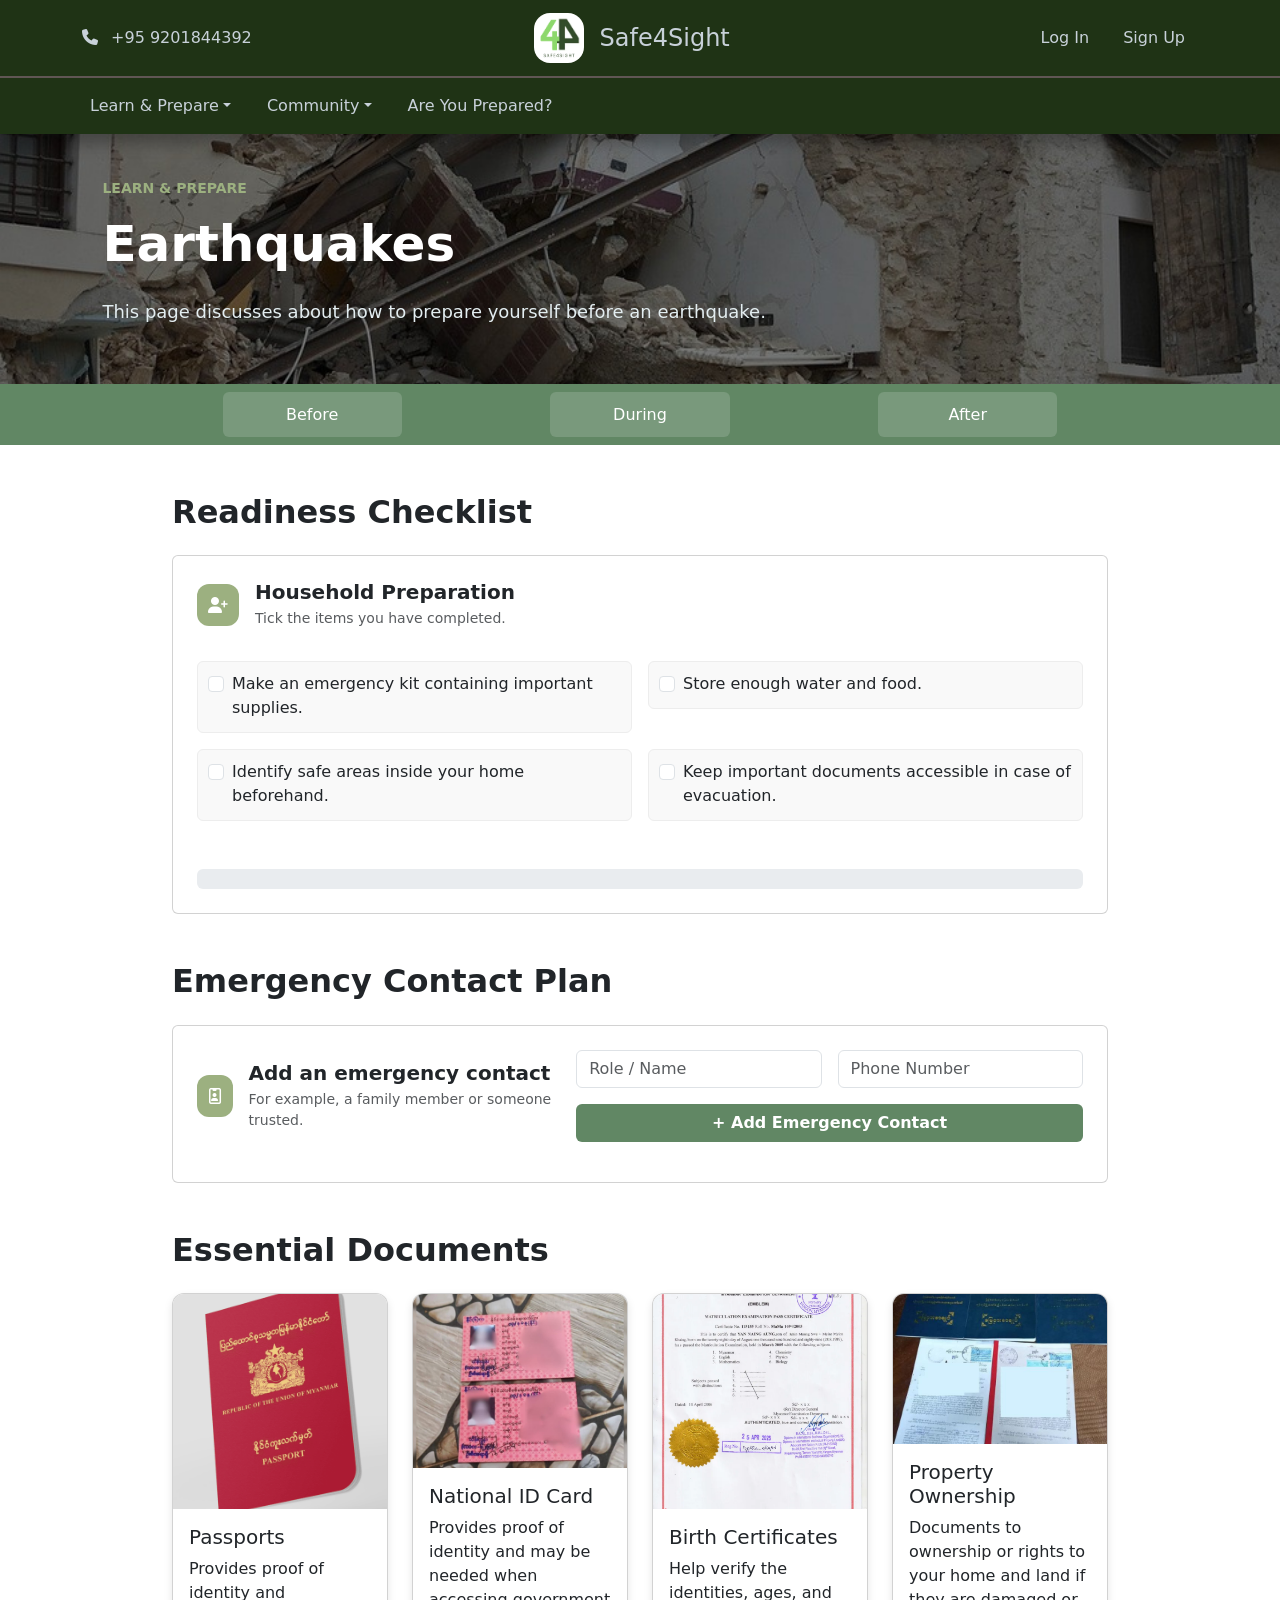
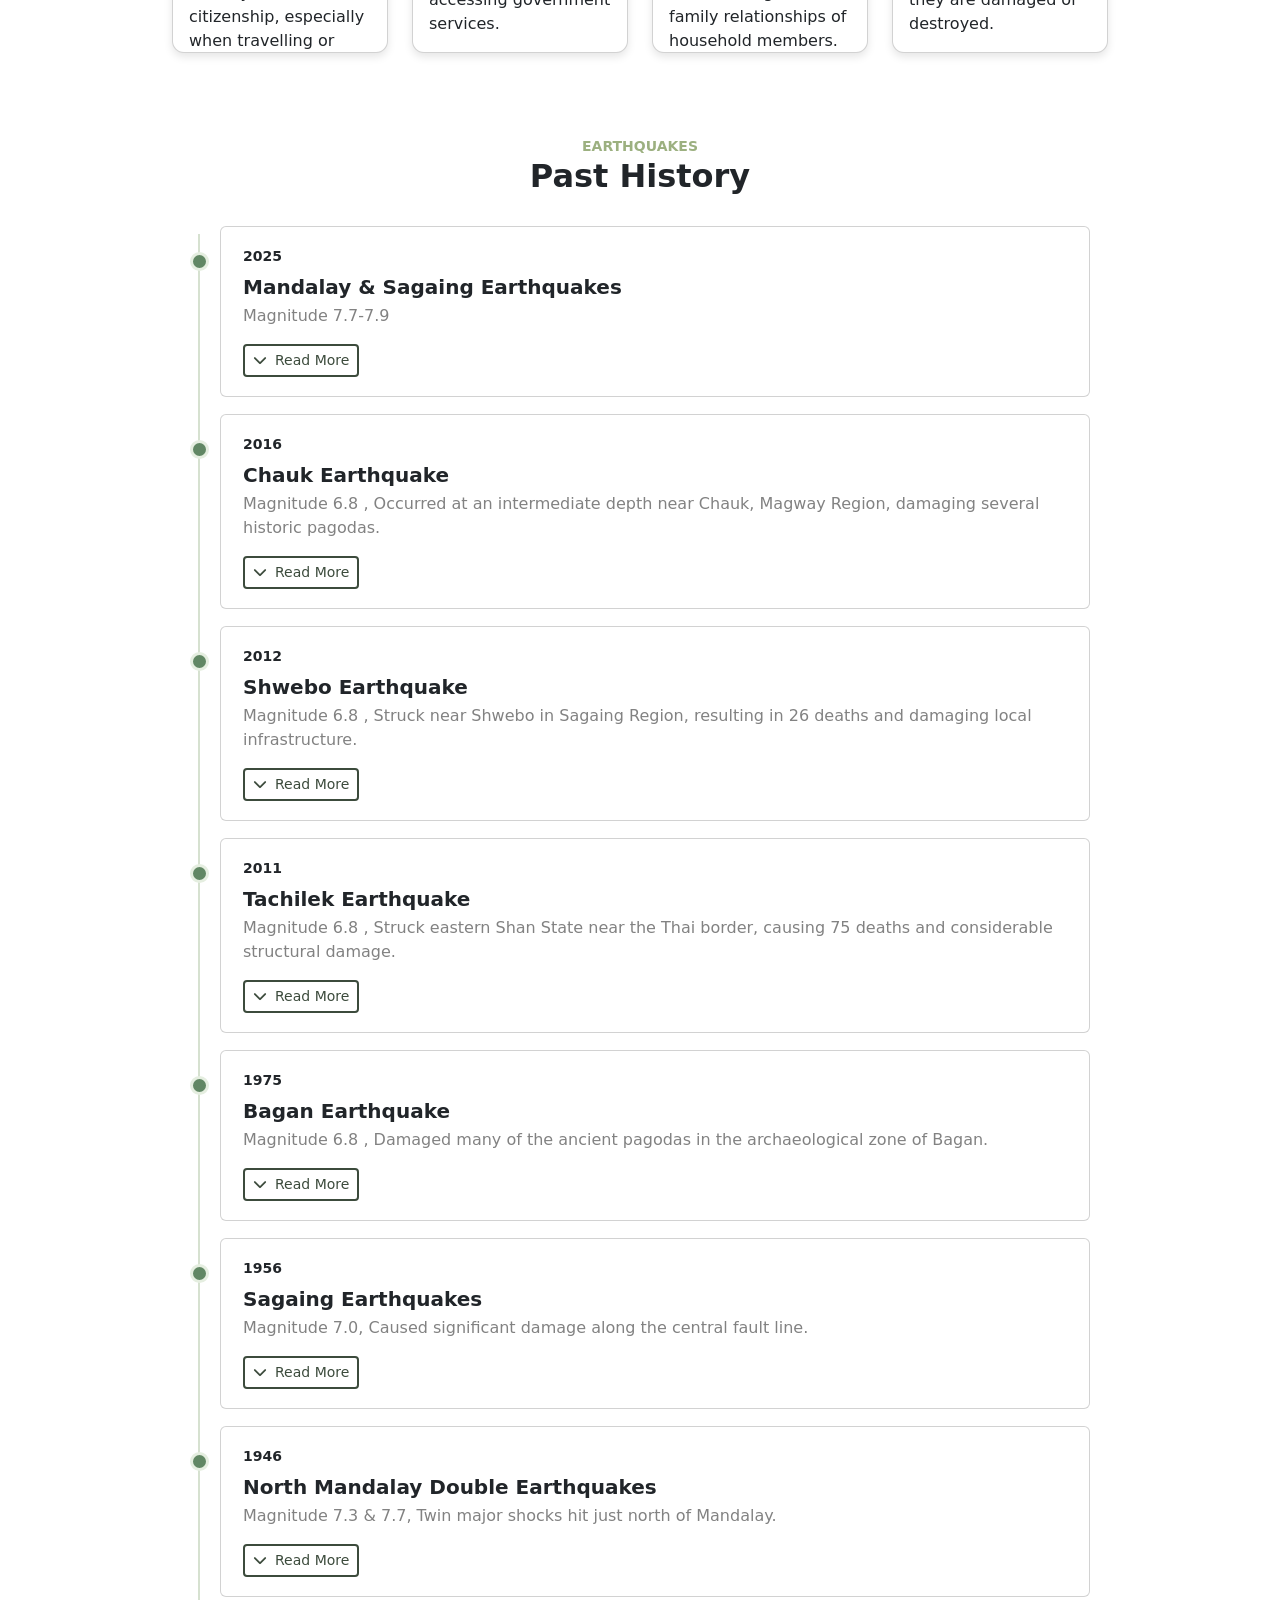
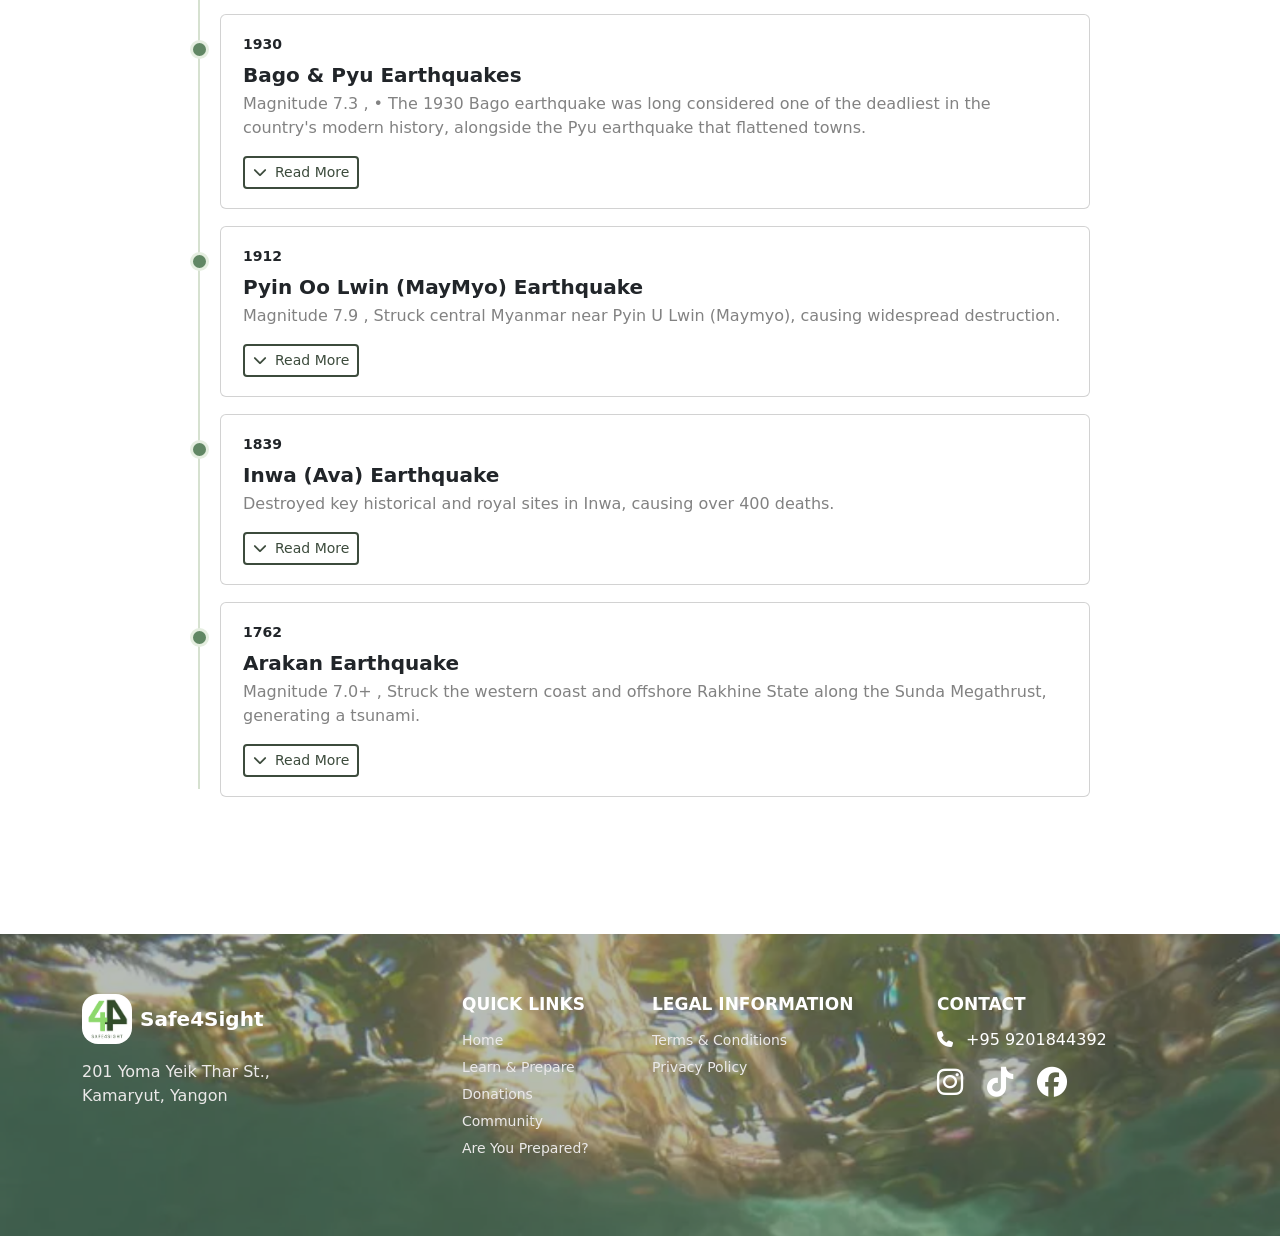
<file: earthquake.html>
<!DOCTYPE html>
<html lang="en">
<head>
    <link rel="icon" href="Images/icon_transparent.png">
    <meta charset="UTF-8">
    <meta name="viewport" content="width=device-width, initial-scale=1.0">
    <title>Earthquake</title>
    <link href="https://cdn.jsdelivr.net/npm/bootstrap@5.3.8/dist/css/bootstrap.min.css" rel="stylesheet" integrity="sha384-sRIl4kxILFvY47J16cr9ZwB07vP4J8+LH7qKQnuqkuIAvNWLzeN8tE5YBujZqJLB" crossorigin="anonymous">
    <script src="https://cdn.jsdelivr.net/npm/bootstrap@5.3.8/dist/js/bootstrap.bundle.min.js" integrity="sha384-FKyoEForCGlyvwx9Hj09JcYn3nv7wiPVlz7YYwJrWVcXK/BmnVDxM+D2scQbITxI" crossorigin="anonymous"></script>
    <link rel="stylesheet" href="https://cdnjs.cloudflare.com/ajax/libs/font-awesome/6.4.0/css/all.min.css">
    <link rel="stylesheet" href="style.css">
</head>
<body>
    <nav class="navbar navbar-expand-lg color3bg topnavbar">
        <div class="container d-flex align-items-center justify-content-between">
            <div class="azure">
                <i class="fa-solid fa-phone me-2"></i>
                +95 9201844392
            </div>
            <a class="navbar-brand d-flex align-items-center" href="index.html">
                <img src="Images/icon.png" alt="Safe4Sight logo" height="50" class="rounded-4 me-3">
                <div class="azure">
                    <h4 class="mb-0">Safe4Sight</h4>
                </div>
            </a>
            <div class="d-flex">
                <button type="button" class="btn me-2 azure" data-bs-toggle="modal" data-bs-target="#logIn">Log In</button>
                <button type="button" class="btn azure" data-bs-toggle="modal" data-bs-target="#signUp">Sign Up</button>
            </div>
        </div>
    </nav>
    <div class="modal fade" id="logIn">
            <div class="modal-dialog modal-md modal-dialog-centered">
                <div class="modal-content">
                    <div class="modal-header">
                        <h4 class="modal-title">Log into your Account</h4>
                        <button type="button" class="btn-close" data-bs-dismiss="modal"></button>
                    </div>
                    <div class="modal-body">
                        <form>
                            <div class="mb-4">
                            <label class="form-label fw-semibold">Username / Email</label>
                            <div class="input-group">
                                <span class="input-group-text bg-white"><i class="fa-solid fa-user color2"></i></span>
                                <input type="text" class="form-control" placeholder="Type your username / email">
                            </div>
                        </div>

                        <div class="mb-3">
                            <label class="form-label fw-semibold">Password</label>
                            <div class="input-group">
                                <span class="input-group-text bg-white"><i class="fa-solid fa-key color2"></i></span>
                                <input type="password" class="form-control" placeholder="Type your passwword">
                            </div>
                        </div>
                        <button type="button" class="btn text-white mb-3" style="background-color: #618764;" onclick="loggedIn()">
                            Log In
                        </button>
                        <div class="alert alert-success d-none" id="loggedIn">Logged in successfully!</div>
                        </form>
                    </div>
                    <div class="modal-footer">
                        <p>Don't have an account? <a href="#" data-bs-toggle="modal" data-bs-target="#signUp" style="text-decoration: none;">Sign Up Now</a></p>
                    </div>
                </div>
            </div>
        </div>

        <div class="modal fade" id="signUp">
            <div class="modal-dialog modal-md modal-dialog-centered">
                <div class="modal-content">
                    <div class="modal-header">
                        <h4 class="modal-title">Create an Account</h4>
                        <button type="button" class="btn-close" data-bs-dismiss="modal"></button>
                    </div>
                    <div class="modal-body">
                        <form>
                            <div class="mb-4">
                                <label class="form-label fw-semibold">Username</label>
                                <div class="input-group">
                                    <span class="input-group-text bg-white"><i class="fa-solid fa-user color2"></i></span>
                                    <input type="text" class="form-control" placeholder="Type your username">
                                </div>
                            </div>

                            <div class="mb-4">
                                <label class="form-label fw-semibold">Email</label>
                                <div class="input-group">
                                    <span class="input-group-text bg-white"><i class="fa-solid fa-envelope color2"></i></span>
                                    <input type="text" class="form-control" placeholder="Type your email">
                                </div>
                            </div>

                            <div class="mb-3">
                                <label class="form-label fw-semibold">Password</label>
                                <div class="input-group">
                                    <span class="input-group-text bg-white"><i class="fa-solid fa-key color2"></i></span>
                                    <input type="password" class="form-control" placeholder="Type your passwword">
                                </div>
                            </div>
                            <button type="button" class="btn text-white mb-3" style="background-color: #618764;" onclick="accountCreated()">
                            Sign Up
                            </button>
                            <div class="alert alert-success d-none" id="accountCreated">Account created successfully!</div>
                        </form>
                        
                        
                    </div>
                    <div class="modal-footer">
                        <p>Already have an account? <a href="#" data-bs-toggle="modal" data-bs-target="#logIn" style="text-decoration: none;">Login</a></p>
                    </div>
                </div>
            </div>
        </div>

    <div class="sticky-nav">
        <nav class="navbar navbar-dark navbar-expand-lg color3bg bottomnavbar">
            <div class="container d-flex align-items-center justify-content-between">
                <div class="collapse navbar-collapse" id="menu">
                    <ul class="navbar-nav">
                        <li class="nav-item dropdown">
                            <a class="nav-link azure dropdown-toggle" role="button" data-bs-toggle="dropdown">Learn & Prepare</a>
                            <ul class="dropdown-menu text-center">
                                <li><a class="dropdown-item" href="earthquake.html">Earthquakes</a></li>
                                <li><a class="dropdown-item" href="storm.html">Storms</a></li>
                            </ul>
                        </li>
                        <li class="nav-item dropdown">
                            <a class="nav-link azure dropdown-toggle" role="button" data-bs-toggle="dropdown">Community</a>
                            <ul class="dropdown-menu text-center">
                                <li><a class="dropdown-item" href="donation.html">Donation</a></li>
                                <li><a class="dropdown-item" href="community.html">Forum</a></li>
                            </ul>
                        </li>
                        <li class="nav-item"><a href="preparedness_checker.html" class="nav-link azure">Are You Prepared?</a></li>
                    </ul>
                </div>
                <button class="navbar-toggler" type="button" data-bs-toggle="collapse" data-bs-target="#menu">
                    <span class="navbar-toggler-icon"></span>
                </button>
            </div>
        </nav>
    </div>
    
    <div class="hero-earthquake">
        <div>
            <div class="hero-toptext-earthquake color1 mb-2">LEARN & PREPARE</div>
            <h1 class="fw-bold">Earthquakes</h1>
            <p class="mt-3" id="beforeduringafter-text">This page discusses about how to prepare yourself before an earthquake.</p>
        </div>
    </div>
    <div class="beforeduringafterbtn-container py-2">
        <div class="container">
            <div class="row g-2" style="justify-content: space-evenly;">
                <div class="col-4 col-md-3 col-lg-2">
                    <a class="btn beforeduringafterbtn w-100" onclick="showPage('before', this)">Before</a>
                </div>
                <div class="col-4 col-md-3 col-lg-2">
                    <a class="btn beforeduringafterbtn w-100" onclick="showPage('during', this)">During</a>
                </div>
                <div class="col-4 col-md-3 col-lg-2">
                    <a class="btn beforeduringafterbtn w-100" onclick="showPage('after', this)">After</a>
                </div>
            </div>
        </div>
            
        </div>
    </div>

    <div id="before" style="margin-bottom: 50px;">
        <div class="container mt-5 " style="width: 75%;">
            <h2 class="fw-bold mb-4">Readiness Checklist</h2>
            
            <div class="card p-4">
                <div class="readiness-header">
                    <div class="readiness-icon"><i class="fa-solid fa-user-plus"></i></div>
                    <div>
                        <h5 class="p-0 m-0 ms-3 mb-1 fw-bold">Household Preparation</h5>
                        <p class="p-0 m-0 ms-3 text-muted" style="font-size: 14px;">Tick the items you have completed.</p>
                    </div>
                </div>

                <div class="row g-3 mt-3">
                    <div class="col-md-6">
                        <div class="card readiness-card">
                            <div class="form-check">
                                <input class="form-check-input readiness-checkbox" type="checkbox" id="earthquakeCheck1">
                                <label class="form-check-label" for="earthquakeCheck1">
                                    Make an emergency kit containing important supplies.
                                </label>
                            </div>
                        </div>
                    </div>
                    <div class="col-md-6">
                        <div class="card readiness-card">
                            <div class="form-check">
                                <input class="form-check-input readiness-checkbox" type="checkbox" id="earthquakeCheck2">
                                <label class="form-check-label" for="earthquakeCheck2">
                                    Store enough water and food.
                                </label>
                            </div>
                        </div>
                    </div>
                    <div class="col-md-6">
                        <div class="card readiness-card">
                            <div class="form-check">
                                <input class="form-check-input readiness-checkbox" type="checkbox" id="earthquakeCheck3">
                                <label class="form-check-label" for="earthquakeCheck3">
                                    Identify safe areas inside your home beforehand.
                                </label>
                            </div>
                        </div>
                    </div>
                    <div class="col-md-6">
                        <div class="card readiness-card">
                            <div class="form-check">
                                <input class="form-check-input readiness-checkbox" type="checkbox" id="earthquakeCheck4">
                                <label class="form-check-label" for="earthquakeCheck4">
                                    Keep important documents accessible in case of evacuation.
                                </label>
                            </div>
                        </div>
                    </div>
                </div>

                <div class="progress mt-5" style="height: 20px;">
                    <div class="progress-bar color2bg" style="width: 0%;" id="readiness-progress"></div>
                </div>
            </div>


            <h2 class="fw-bold mt-5 mb-4 ">Emergency Contact Plan</h2>

            <div class="card p-4 ">
                <div class="row" style="display: flex; align-items: center;">
                    <div class="col-lg-5">
                        <div class="readiness-header mb-3">
                            <div class="readiness-icon"><i class="fa-regular fa-id-badge"></i></div>
                            <div>
                                <h5 class="p-0 m-0 ms-3 mb-1 fw-bold">Add an emergency contact</h5>
                                <p class="p-0 m-0 ms-3 text-muted" style="font-size: 14px;">For example, a family member or someone trusted.</p>
                            </div>
                        </div>
                    </div>
                    <div class="col-lg-7">
                        <form id="contactForm">
                            <div class="row g-3 mb-3">
                                <div class="col-md-6">
                                    <input type="text" class="form-control" placeholder="Role / Name" id="contactName">
                                </div>
                                <div class="col-md-6">
                                    <input type="number" class="form-control" placeholder="Phone Number" id="contactPhone">
                                </div>
                            </div>
                            <a class="btn w-100 color2bg color2bghover text-white fw-bold" onclick="addItem()">+ Add Emergency Contact</a>
                        </form>
                        <div id="contactList" class="mt-3"></div>
                    </div>
                </div>
            </div>

            <h2 class="fw-bold mt-5 mb-4 ">Essential Documents</h2>

            <div class="row ">
                <div class="col-lg-3 col-md-6 col-sm-12">
                    <div class="card document-card">
                        <img src="Images/passport.webp" class="card-img-top" alt="passport" style="object-fit: cover;">
                        <div class="card-body">
                            <h5 class="card-title">Passports</h5>
                            <p class="card-text">Provides proof of identity and citizenship, especially when travelling or relocating.</p>
                        </div>
                    </div>
                </div>

                <div class="col-lg-3 col-md-6 col-sm-12">
                    <div class="card document-card">
                        <img src="Images/national id.jpg" class="card-img-top" alt="national id" style="object-fit: cover;">
                        <div class="card-body">
                            <h5 class="card-title">National ID Card</h5>
                            <p class="card-text">Provides proof of identity and may be needed when accessing government services.</p>
                        </div>
                    </div>
                </div>

                <div class="col-lg-3 col-md-6 col-sm-12">
                    <div class="card document-card">
                        <img src="Images/birthcertificate.webp" class="card-img-top" alt="birth certificate" style="object-fit: cover;">
                        <div class="card-body">
                            <h5 class="card-title">Birth Certificates</h5>
                            <p class="card-text">Help verify the identities, ages, and family relationships of household members.</p>
                        </div>
                    </div>
                </div>

                <div class="col-lg-3 col-md-6 col-sm-12">
                    <div class="card document-card">
                        <img src="Images/property ownership.jpg" class="card-img-top" alt="property ownership documents" style="object-fit: cover;">
                        <div class="card-body">
                            <h5 class="card-title">Property Ownership</h5>
                            <p class="card-text">Documents to ownership or rights to your home and land if they are damaged or destroyed.</p>
                        </div>
                    </div>
                </div>
            </div>

            <!--<div class="history-section">
                <div class="text-center ">
                    <div class="hero-toptext-earthquake color1">EARTHQUAKES</div>
                    <h2 class="fw-bold">Past History</h2>
                </div>
                <div class="history-list">
                    <div class="card history-item "><span class="history-year">2025</span><h5>Mandalay & Sagaing Earthquakes</h5><p>Magnitude 7.7-7.9</p></div>
                    <div class="card history-item "><span class="history-year">2016</span><h5>Chauk Earthquake</h5><p>Magnitude 6.8 , Occurred at an intermediate depth near Chauk, Magway Region, damaging several historic pagodas.</p></div>
                    <div class="card history-item "><span class="history-year">2012</span><h5>Shwebo Earthquake</h5><p>Magnitude 6.8 , Struck near Shwebo in Sagaing Region, resulting in 26 deaths and damaging local infrastructure.</p></div>
                    <div class="card history-item "><span class="history-year">2011</span><h5>Tachilek Earthquake</h5><p>Magnitude 6.8 , Struck eastern Shan State near the Thai border, causing 75 deaths and considerable structural damage.</p></div>
                    <div class="card history-item "><span class="history-year">1975</span><h5>Bagan Earthquake</h5><p>Magnitude 6.8 , Damaged many of the ancient pagodas in the archaeological zone of Bagan.</p></div>
                    <div class="card history-item "><span class="history-year">1956</span><h5>Sagaing Earthquakes</h5><p>Magnitude 7.0, Caused significant damage along the central fault line.</p></div>
                    <div class="card history-item "><span class="history-year">1946</span><h5>North Mandalay Double Earthquakes</h5><p>Magnitude 7.3 & 7.7, Twin major shocks hit just north of Mandalay.</p></div>
                    <div class="card history-item "><span class="history-year">1930</span><h5>Bago & Pyu Earthquakes</h5><p>Magnitude 7.3 , • The 1930 Bago earthquake was long considered one of the deadliest in the country's modern history, alongside the Pyu earthquake that flattened towns.</p></div>
                    <div class="card history-item "><span class="history-year">1912</span><h5>Pyin Oo Lwin (MayMyo) Earthquake</h5><p>Magnitude 7.9 , Struck central Myanmar near Pyin U Lwin (Maymyo), causing widespread destruction.</p></div>
                    <div class="card history-item "><span class="history-year">1839</span><h5>Inwa (Ava) Earthquake</h5><p>Destroyed key historical and royal sites in Inwa, causing over 400 deaths.</p></div>
                    <div class="card history-item "><span class="history-year">1762</span><h5>Arakan Earthquake</h5><p>Magnitude 7.0+ , Struck the western coast and offshore Rakhine State along the Sunda Megathrust, generating a tsunami.</p></div>
                </div>
            </div>-->
            <div class="history-section">
                <div class="text-center fade-in-element">
                    <div class="hero-toptext-earthquake color1">EARTHQUAKES</div>
                    <h2 class="fw-bold">Past History</h2>
                </div>
                <div class="history-list">
                    <div class="card history-item fade-in-element"><span class="history-year">2025</span><h5>Mandalay & Sagaing Earthquakes</h5><p>Magnitude 7.7-7.9</p>
                        <div>
                            <button class="btn btn-sm" data-bs-toggle="collapse" data-bs-target="#more1" style="border: solid rgb(60, 75, 60) 2px; color: rgb(60, 75, 60)">
                                <i class="fas fa-chevron-down me-2"></i>Read More
                            </button>   
                        </div>
                        
                        <div class="collapse mt-4 pt-3 border-top" id="more1">
                            <div class="row">
                                <div class="col-md-7">
                                    <h6 class="fw-bold">Event Overview & Impact</h6>
                                    <p>On March 28, 2025, a powerful 7.7–7.9 magnitude earthquake struck near Mandalay along the Sagaing Fault, causing extreme shaking across central Myanmar and reaching as far as Thailand, China, and Vietnam. It was Myanmar's strongest earthquake since 1912 and its second deadliest in modern history.</p>
                                    <div class="p-3 rounded-3 bg-light border-start border-4 border-success mt-3">
                                        <h7 class="fw-bold text-success">Impact</h7>
                                        <p>The extreme shaking claimed over 5,300 lives, injured more than 11,400 people, and left hundreds of thousands displaced as homes, schools, hospitals, religious buildings, and water networks collapsed across central Myanmar. Because ongoing conflict and damaged roads slowed relief efforts, recovery was especially difficult, while seismic waves even traveled 1,000 km to Bangkok, Thailand, where soft clay soil amplified the shaking and collapsed a high-rise construction site.</p>
                                        <h7 class="mt-2 fw-bold text-success">Why It Happened</h7>
                                        <p>Myanmar sits on four interacting tectonic plates, with the 1,400 km Sagaing Fault running directly through major cities like Mandalay, Naypyidaw, and Yangon. Because the fault's central segments had built up decades of stress, the rupture released massive horizontal ground motion.</p>
                                </div>
                                <div class="p-3 rounded-3 bg-light border-start border-4 border-success mt-3">
                                        <h6 class="fw-bold text-success">What should've been prepared</h6>
                                        <p><span class="text-success">Seismic Retrofitting </span>Reinforcing older masonry buildings, religious halls, and high-rises especially in soft-soil basins and along known Sagaing Fault segments.</p>
                                        <p><span class="text-success">Public Gathering Drills </span>Establishing rapid "Drop, Cover, and Hold On" evacuation protocols and clear exits for crowded spaces like mosques, monasteries, and schools.</p>
                                        <p><span class="text-success">Decentralized Emergency Kits </span>Keeping offline communication tools, first-aid supplies, and clean water accessible locally in case conflict or damaged roads delay outside rescue teams.</p>
                                </div>
                            </div>
                            
                            <div class="col-md-5">
                                <p class="fw-bold text-success mt-2">Sagaing Fault</p>
                                <img src="Images/mdy_earthquake.png" alt="mdy" class="img-fluid rounded-3 w-100 object-fit-cover">
                                <p class="fw-bold text-success mt-2 p-3">News Report</p>
                                <div class="card mt-2">
                                    <div class="card-img-top">
                                        <img src="Images/news.webp" alt="news" class="img-fluid rounded-3 w-100 object-fit-cover">
                                    </div>
                                    <div class="card-body">
                                        <a href="https://reliefweb.int/report/myanmar/myanmar-earthquake-one-year-report-mdrmm023">Myanmar | Earthquake - One Year Report (MDRMM023)</a></li>
                                    </div>
                                </div>
                                <div class="card mt-2">
                                    <div class="card-img-top">
                                        <img src="Images/news.webp" alt="news" class="img-fluid rounded-3 w-100 object-fit-cover">
                                    </div>
                                    <div class="card-body">
                                        <a href="https://www.gnlm.com.mm/a-sight-earthquake-felt-in-yangon-mandalay-and-sagaing-on-24-june-morning/">Mild Earthquake Rattles Yangon, Mandalay and Sagaing</a></li>
                                    </div>
                                </div>
                            </div>
                        </div>
                            
                    </div>
                    
                    </div>
                   
                    <div class="card history-item fade-in-element"><span class="history-year">2016</span><h5>Chauk Earthquake</h5><p>Magnitude 6.8 , Occurred at an intermediate depth near Chauk, Magway Region, damaging several historic pagodas.</p>
                    <div>
                            <button class="btn btn-sm" data-bs-toggle="collapse" data-bs-target="#more2" style="border: solid rgb(60, 75, 60) 2px; color: rgb(60, 75, 60)">
                                <i class="fas fa-chevron-down me-2"></i>Read More
                            </button>   
                        </div>
                        
                        <div class="collapse mt-4 pt-3 border-top" id="more2">
                            <div class="row">
                                <div class="col-md-7">
                                    <h6 class="fw-bold">Event Overview & Impact</h6>
                                    <p>On August 24, 2016, a 6.8 magnitude earthquake struck near Chauk in the Magway Region, shaking central Myanmar and surrounding countries. While its deep focus reduced widespread surface collapse, it severely damaged hundreds of historic monuments in nearby Bagan.</p>
                                    <div class="p-3 rounded-3 bg-light border-start border-4 border-success mt-3">
                                        <h7 class="fw-bold text-success">Impact</h7>
                                        <p>The tremor claimed 4 lives, injured dozens, and damaged nearly 400 ancient brick pagodas and temples in the Bagan archaeological zone, including famous landmarks like Sulamani and Htilominlo.</p>
                                        <h7 class="mt-2 fw-bold text-success">Why It Happened</h7>
                                        <p>Unlike shallow Sagaing Fault quakes, this was an intermediate-depth intraslab earthquake occurring roughly 84 km beneath the surface inside the subducting Indian tectonic plate.</p>
                                </div>
                                <div class="p-3 rounded-3 bg-light border-start border-4 border-success mt-3">
                                        <h6 class="fw-bold text-success">What should've been prepared</h6>
                                        <p><span class="text-success">Heritage Reinforcement </span>Strengthening unreinforced ancient brick spires and masonry structures against lateral shaking.</p>
                                        <p><span class="text-success">Visitor Evacuation Plans </span>Establishing clear safety zones and rapid evacuation routes for tourists and monks inside crowded temple complexes.</p>
                                        <p><span class="text-success">Emergency Stabilization Kits </span>Pre-positioning tarps, timber bracing, and conservation teams to protect damaged structures from monsoon rain.</p>
                                </div>
                            </div>
                            
                            <div class="col-md-5">
                                <p class="fw-bold text-success mt-2">Damaged Sulamani Temple by the quake</p>
                                <img src="Images/c_earthquake.png" alt="mdy" class="img-fluid rounded-3 w-100 object-fit-cover">
                                <p class="fw-bold text-success mt-2 p-3">News Report</p>
                                <div class="card mt-2">
                                    <div class="card-img-top">
                                        <img src="Images/news.webp" alt="news" class="img-fluid rounded-3 w-100 object-fit-cover">
                                    </div>
                                    <div class="card-body">
                                        <a href="https://pubs.geoscienceworld.org/ssa/srl/article-abstract/89/5/1773/545059/Source-Study-of-the-24-August-2016-Mw-6-8-Chauk?redirectedFrom=fulltext">Source Study of the 24 August 2016 Mw 6.8 Chauk</a></li>
                                    </div>
                                </div>
                                <div class="card mt-2">
                                    <div class="card-img-top">
                                        <img src="Images/news.webp" alt="news" class="img-fluid rounded-3 w-100 object-fit-cover">
                                    </div>
                                    <div class="card-body">
                                        <a href="https://www.bbc.com/news/world-asia-37172794">Myanmar earthquake: One dead and temples damaged</a></li>
                                    </div>
                                </div>
                            </div>
                        </div>
                            
                    </div>
                    </div>
                    
                    <div class="card history-item fade-in-element"><span class="history-year">2012</span><h5>Shwebo Earthquake</h5><p>Magnitude 6.8 , Struck near Shwebo in Sagaing Region, resulting in 26 deaths and damaging local infrastructure.</p>
                    <div>
                            <button class="btn btn-sm" data-bs-toggle="collapse" data-bs-target="#more3" style="border: solid rgb(60, 75, 60) 2px; color: rgb(60, 75, 60)">
                                <i class="fas fa-chevron-down me-2"></i>Read More
                            </button>   
                        </div>
                        
                        <div class="collapse mt-4 pt-3 border-top" id="more3">
                            <div class="row">
                                <div class="col-md-7">
                                    <h6 class="fw-bold">Event Overview & Impact</h6>
                                    <p>On November 11, 2012, a 6.8 magnitude earthquake hit near Shwebo in the Sagaing Region, heavily shaking northern and central Myanmar. The shallow rupture caused severe localized destruction across towns along the Irrawaddy River.</p>
                                    <div class="p-3 rounded-3 bg-light border-start border-4 border-success mt-3">
                                        <h7 class="fw-bold text-success">Impact</h7>
                                        <p>The earthquake resulted in 26 deaths, over 230 injuries, and destroyed hundreds of homes, schools, monasteries, and a major bridge under construction across the Irrawaddy River.</p>
                                        <h7 class="mt-2 fw-bold text-success">Why It Happened</h7>
                                        <p>It was caused by a shallow strike-slip rupture along the northern-central segment of the active Sagaing Fault, where the Burma and Sunda plates grind past each other.</p>
                                </div>
                                <div class="p-3 rounded-3 bg-light border-start border-4 border-success mt-3">
                                        <h6 class="fw-bold text-success">What should've been prepared</h6>
                                        <p><span class="text-success">Bridge & Infrastructure Standards </span>Enforcing strict seismic design codes for river crossings, schools, and public buildings near the Sagaing Fault.</p>
                                        <p><span class="text-success">Rural First-Aid Readiness </span>Equipping village clinics and local responders with trauma kits and search-and-rescue tools.</p>
                                        <p><span class="text-success">Safe Home Construction </span>Anchoring roofs and reinforcing masonry walls in towns situated directly along the fault trace.</p>
                                </div>
                            </div>
                            
                            <div class="col-md-5">
                                <p class="fw-bold text-success mt-2">Bridge collapse</p>
                                <img src="Images/s_earthquake.png" alt="mdy" class="img-fluid rounded-3 w-100 object-fit-cover">
                                <p class="fw-bold text-success mt-2 p-3">News Report</p>
                                <div class="card mt-2">
                                    <div class="card-img-top">
                                        <img src="Images/news.webp" alt="news" class="img-fluid rounded-3 w-100 object-fit-cover">
                                    </div>
                                    <div class="card-body">
                                        <a href="https://www.voanews.com/a/at_least_12_feared_dead_in_burma_quake/1543523.html">Quake Kills At Least 12 in Burma</a></li>
                                    </div>
                                </div>
                                <div class="card mt-2">
                                    <div class="card-img-top">
                                        <img src="Images/news.webp" alt="news" class="img-fluid rounded-3 w-100 object-fit-cover">
                                    </div>
                                    <div class="card-body">
                                        <a href="https://www.scmp.com/news/asia/article/1080220/12-feared-dead-magnitude-68-earthquake-myanmar">12 feared dead in magnitude 6.8 earthquake in Myanmar</a></li>
                                    </div>
                                </div>
                            </div>
                        </div>
                            
                    </div>
                    </div>
                    
                    <div class="card history-item fade-in-element"><span class="history-year">2011</span><h5>Tachilek Earthquake</h5><p>Magnitude 6.8 , Struck eastern Shan State near the Thai border, causing 75 deaths and considerable structural damage.</p>
                     <div>
                            <button class="btn btn-sm" data-bs-toggle="collapse" data-bs-target="#more4" style="border: solid rgb(60, 75, 60) 2px; color: rgb(60, 75, 60)">
                                <i class="fas fa-chevron-down me-2"></i>Read More
                            </button>   
                        </div>
                        
                        <div class="collapse mt-4 pt-3 border-top" id="more4">
                            <div class="row">
                                <div class="col-md-7">
                                    <h6 class="fw-bold">Event Overview & Impact</h6>
                                    <p>On March 24, 2011, a 6.8 magnitude earthquake struck eastern Shan State near Tachilek and the Thai border, causing intense shaking across the Golden Triangle region. Shallow ground motion flattened entire villages in the mountainous terrain.</p>
                                    <div class="p-3 rounded-3 bg-light border-start border-4 border-success mt-3">
                                        <h7 class="fw-bold text-success">Impact</h7>
                                        <p>The quake killed 75 people (including one in Thailand), injured over 125, and destroyed thousands of homes, government offices, and monasteries across Tarlay and Tachilek, leaving over 18,000 people homeless.</p>
                                        <h7 class="mt-2 fw-bold text-success">Why It Happened</h7>
                                        <p>The tremor occurred along the Nam Ma Fault, an active left-lateral strike-slip fault system running through eastern Shan State near the Myanmar–Thailand–Laos border.</p>
                                </div>
                                <div class="p-3 rounded-3 bg-light border-start border-4 border-success mt-3">
                                        <h6 class="fw-bold text-success">What should've been prepared</h6>
                                        <p><span class="text-success">Slope & Landslide Safety </span>Avoiding heavy masonry construction on steep mountain slopes prone to earthquake-triggered landslides.</p>
                                        <p><span class="text-success">Cross-Border Coordination </span>Establishing rapid cross-border emergency communication and medical aid channels with neighboring Thailand.</p>
                                        <p><span class="text-success">Emergency Shelter Stockpiles </span>Storing tents, blankets, and clean water in remote highland townships where road access is easily cut off.</p>
                                </div>
                            </div>
                            
                            <div class="col-md-5">
                                <p class="fw-bold text-success mt-2">Tachilek Earthquake</p>
                                <img src="Images/t_earthquake.png" alt="mdy" class="img-fluid rounded-3 w-100 object-fit-cover">
                                <p class="fw-bold text-success mt-2 p-3">News Report</p>
                                <div class="card mt-2">
                                    <div class="card-img-top">
                                        <img src="Images/news.webp" alt="news" class="img-fluid rounded-3 w-100 object-fit-cover">
                                    </div>
                                    <div class="card-body">
                                        <a href="https://www.rfa.org/english/news/myanmar/quake-03252011140322.html">Quake Toll Climbs</a></li>
                                    </div>
                                </div>
                                <div class="card mt-2">
                                    <div class="card-img-top">
                                        <img src="Images/news.webp" alt="news" class="img-fluid rounded-3 w-100 object-fit-cover">
                                    </div>
                                    <div class="card-body">
                                        <a href="https://www.theguardian.com/global-development/gallery/2011/apr/08/burma-thailand-earthquake-in-pictures">Burma earthquake – in pictures</a></li>
                                    </div>
                                </div>
                            </div>
                        </div>
                            
                    </div>
                    </div>
                    
                    <div class="card history-item fade-in-element"><span class="history-year">1975</span><h5>Bagan Earthquake</h5><p>Magnitude 6.8 , Damaged many of the ancient pagodas in the archaeological zone of Bagan.</p>
                    <div>
                            <button class="btn btn-sm" data-bs-toggle="collapse" data-bs-target="#more5" style="border: solid rgb(60, 75, 60) 2px; color: rgb(60, 75, 60)">
                                <i class="fas fa-chevron-down me-2"></i>Read More
                            </button>   
                        </div>
                        
                        <div class="collapse mt-4 pt-3 border-top" id="more5">
                            <div class="row">
                                <div class="col-md-7">
                                    <h6 class="fw-bold">Event Overview & Impact</h6>
                                    <p>On July 8, 1975, a 6.8 magnitude earthquake struck central Myanmar near Bagan, causing severe damage to the country's most prized archaeological zone. The shaking was felt across much of central and western Myanmar.</p>
                                    <div class="p-3 rounded-3 bg-light border-start border-4 border-success mt-3">
                                        <h7 class="fw-bold text-success">Impact</h7>
                                        <p>While human casualties were relatively low (2 deaths), the earthquake damaged or destroyed roughly half of Bagan's major ancient pagodas and temples, collapsing spires and outer brickwork across the plain.</p>
                                        <h7 class="mt-2 fw-bold text-success">Why It Happened</h7>
                                        <p>The quake was an intermediate-depth intraslab shock (~120 km deep) generated within the remnants of the subducted Indian plate beneath central Myanmar.</p>
                                </div>
                                </div>
                                     
                            <div class="col-md-5">
                                <div class="p-3 rounded-3 bg-light border-start border-4 border-success mt-3">
                                        <h6 class="fw-bold text-success">What should've been prepared</h6>
                                        <p><span class="text-success">Structural Documentation </span>Avoiding heavy masonry construction on steep mountain slopes prone to earthquake-triggered landslides.</p>
                                        <p><span class="text-success">Seismic Monitoring </span>Establishing rapid cross-border emergency communication and medical aid channels with neighboring Thailand.</p>
                                        <p><span class="text-success">Perimeter Safety Zones </span>Storing tents, blankets, and clean water in remote highland townships where road access is easily cut off.</p>
                                </div>
                            </div>
                        </div>
                            
                    </div>
                    </div>
                    
                    <div class="card history-item fade-in-element"><span class="history-year">1956</span><h5>Sagaing Earthquakes</h5><p>Magnitude 7.0, Caused significant damage along the central fault line.</p>
                    <div>
                            <button class="btn btn-sm" data-bs-toggle="collapse" data-bs-target="#more6" style="border: solid rgb(60, 75, 60) 2px; color: rgb(60, 75, 60)">
                                <i class="fas fa-chevron-down me-2"></i>Read More
                            </button>   
                        </div>
                        
                        <div class="collapse mt-4 pt-3 border-top" id="more6">
                            <div class="row">
                                <div class="col-md-7">
                                    <h6 class="fw-bold">Event Overview & Impact</h6>
                                    <p>On July 16, 1956, a 7.0 magnitude earthquake struck near Sagaing and Mandalay, heavily damaging central Myanmar's cultural heartland. Violent shaking toppled landmarks and disrupted daily life across the Irrawaddy valley.</p>
                                    <div class="p-3 rounded-3 bg-light border-start border-4 border-success mt-3">
                                        <h7 class="fw-bold text-success">Impact</h7>
                                        <p>The earthquake killed around 40 to 50 people, injured hundreds, and severely damaged the famous Mingun Pagoda, Sagaing Bridge, monasteries, and brick residential buildings in Sagaing and Mandalay.</p>
                                        <h7 class="mt-2 fw-bold text-success">Why It Happened</h7>
                                        <p>It ruptured the southern strand of the Sagaing segment of the Sagaing Fault, releasing decades of accumulated tectonic stress right beside major population centers.</p>
                                </div>
                                </div>
                                     
                            <div class="col-md-5">
                                <div class="p-3 rounded-3 bg-light border-start border-4 border-success mt-3">
                                        <h6 class="fw-bold text-success">What should've been prepared</h6>
                                        <p><span class="text-success">Masonry Reinforcement </span>Strengthening unreinforced brick walls and tall spires in densely populated cities like Mandalay and Sagaing.</p>
                                        <p><span class="text-success">Lifeline Protection </span>Reinforcing critical transport links like the Ava (Sagaing) Bridge to prevent isolation after a quake.</p>
                                        <p><span class="text-success">Community Fire & Rescue Drills </span>Training local residents to shut off cooking fires and safely evacuate narrow streets during strong shaking.</p>
                                </div>
                            </div>
                        </div>
                            
                    </div>
                    </div>
                    
                    <div class="card history-item fade-in-element"><span class="history-year">1946</span><h5>North Mandalay Double Earthquakes</h5><p>Magnitude 7.3 & 7.7, Twin major shocks hit just north of Mandalay.</p>
                     <div>
                            <button class="btn btn-sm" data-bs-toggle="collapse" data-bs-target="#more7" style="border: solid rgb(60, 75, 60) 2px; color: rgb(60, 75, 60)">
                                <i class="fas fa-chevron-down me-2"></i>Read More
                            </button>   
                        </div>
                        
                        <div class="collapse mt-4 pt-3 border-top" id="more7">
                            <div class="row">
                                <div class="col-md-7">
                                    <h6 class="fw-bold">Event Overview & Impact</h6>
                                    <p>On September 12, 1946, two powerful earthquakes measuring 7.3 and 7.7 struck minutes apart just north of Mandalay, causing widespread destruction across northern and central Myanmar while the country was still recovering from World War II.</p>
                                    <div class="p-3 rounded-3 bg-light border-start border-4 border-success mt-3">
                                        <h7 class="fw-bold text-success">Impact</h7>
                                        <p>The twin shocks flattened towns near the epicenter, cracked the ground along the fault trace, damaged bridges and railways, and destroyed numerous pagodas and brick structures in Mandalay and Sagaing.</p>
                                        <h7 class="mt-2 fw-bold text-success">Why It Happened</h7>
                                        <p>The double rupture broke the northern portion of the Sagaing segment of the Sagaing Fault, where one major shock immediately triggered a second, even larger rupture nearby.</p>
                                </div>
                                </div>
                                     
                            <div class="col-md-5">
                                <div class="p-3 rounded-3 bg-light border-start border-4 border-success mt-3">
                                        <h6 class="fw-bold text-success">What should've been prepared</h6>
                                        <p><span class="text-success">Aftershock Awareness </span>Educating residents to stay outside damaged buildings after an initial shock in case a second, stronger mainshock strikes.</p>
                                        <p><span class="text-success">Flexible Building Materials </span>Using lighter timber-frame designs rather than heavy, brittle brick in high-hazard fault zones.</p>
                                        <p><span class="text-success">Decentralized Relief Supplies </span>Keeping food, medicine, and clean water stored locally when war-damaged transport networks are fragile.</p>
                                </div>
                            </div>
                        </div>
                            
                    </div>
                    </div>
                    
                    <div class="card history-item fade-in-element"><span class="history-year">1930</span><h5>Bago & Pyu Earthquakes</h5><p>Magnitude 7.3 , • The 1930 Bago earthquake was long considered one of the deadliest in the country's modern history, alongside the Pyu earthquake that flattened towns.</p>
                    <div>
                            <button class="btn btn-sm" data-bs-toggle="collapse" data-bs-target="#more8" style="border: solid rgb(60, 75, 60) 2px; color: rgb(60, 75, 60)">
                                <i class="fas fa-chevron-down me-2"></i>Read More
                            </button>   
                        </div>
                        
                        <div class="collapse mt-4 pt-3 border-top" id="more8">
                            <div class="row">
                                <div class="col-md-7">
                                    <h6 class="fw-bold">Event Overview & Impact</h6>
                                    <p>In May and December 1930, two devastating earthquakes (magnitude 7.3–7.5) struck Bago and Pyu along the southern Sagaing Fault, becoming the deadliest seismic disaster in Myanmar's modern history.</p>
                                    <div class="p-3 rounded-3 bg-light border-start border-4 border-success mt-3">
                                        <h7 class="fw-bold text-success">Impact</h7>
                                        <p>The May quake devastated Bago and severely shook Yangon, killing over 550 people , including hundreds at the collapsed Shwemawdaw Pagoda , while the December shock flattened Pyu, wrecked railway lines, and claimed dozens more lives.</p>
                                        <h7 class="mt-2 fw-bold text-success">Why It Happened</h7>
                                        <p>These twin disasters ruptured adjacent southern segments of the Sagaing Fault (the Bago and Pyu segments), releasing massive horizontal shear stress through soft alluvial river plains.</p>
                                </div>
                                </div>
                                     
                            <div class="col-md-5">
                                <div class="p-3 rounded-3 bg-light border-start border-4 border-success mt-3">
                                        <h6 class="fw-bold text-success">What should've been prepared</h6>
                                        <p><span class="text-success">Soft-Soil Building Codes </span>Designing foundations for soft delta soils in Bago and Yangon, which amplify ground shaking.</p>
                                        <p><span class="text-success">Crowd Evacuation Planning </span>Creating wide, unobstructed exits around major pagodas and public markets during festivals.</p>
                                        <p><span class="text-success">Railway & Utility Resilience </span>Building flexible rail joints and emergency water reserves to maintain supply lines after fault ruptures.</p>
                                </div>
                            </div>
                        </div>
                            
                    </div>
                    </div>
                    
                    <div class="card history-item fade-in-element"><span class="history-year">1912</span><h5>Pyin Oo Lwin (MayMyo) Earthquake</h5><p>Magnitude 7.9 , Struck central Myanmar near Pyin U Lwin (Maymyo), causing widespread destruction.</p>
                    <div>
                            <button class="btn btn-sm" data-bs-toggle="collapse" data-bs-target="#more9" style="border: solid rgb(60, 75, 60) 2px; color: rgb(60, 75, 60)">
                                <i class="fas fa-chevron-down me-2"></i>Read More
                            </button>   
                        </div>
                        
                        <div class="collapse mt-4 pt-3 border-top" id="more9">
                            <div class="row">
                                <div class="col-md-7">
                                    <h6 class="fw-bold">Event Overview & Impact</h6>
                                    <p>On May 23, 1912, a massive 7.9 magnitude earthquake struck near Pyin Oo Lwin (Maymyo) in the Shan Plateau, marking the strongest earthquake recorded in Myanmar for over a century.</p>
                                    <div class="p-3 rounded-3 bg-light border-start border-4 border-success mt-3">
                                        <h7 class="fw-bold text-success">Impact</h7>
                                        <p>The extreme shaking caused widespread destruction across Mandalay, Pyin Oo Lwin, and northern Shan State, collapsing brick buildings, triggering landslides, bending railway tracks, and damaging pagodas across the region.</p>
                                        <h7 class="mt-2 fw-bold text-success">Why It Happened</h7>
                                        <p>The earthquake occurred along the Kyaukkyan Fault, a major strike-slip fault system running along the western edge of the Shan Plateau parallel to the Sagaing Fault.</p>
                                </div>
                                </div>
                                     
                            <div class="col-md-5">
                                <div class="p-3 rounded-3 bg-light border-start border-4 border-success mt-3">
                                        <h6 class="fw-bold text-success">What should've been prepared</h6>
                                        <p><span class="text-success">Plateau Fault Mapping </span>Recognizing that major active faults exist in the Shan hills not just along the central plains.</p>
                                        <p><span class="text-success">Landslide-Safe Infrastructure </span>Routing railways and mountain roads away from unstable cliffs prone to seismic rockfalls.</p>
                                        <p><span class="text-success">Earthquake-Resistant Masonry </span>Reinforcing colonial-era and public brick structures with steel ties and lighter roofing.</p>
                                </div>
                            </div>
                        </div>
                            
                    </div>
                    </div>
                    
                    <div class="card history-item fade-in-element"><span class="history-year">1839</span><h5>Inwa (Ava) Earthquake</h5><p>Destroyed key historical and royal sites in Inwa, causing over 400 deaths.</p>
                    <div>
                            <button class="btn btn-sm" data-bs-toggle="collapse" data-bs-target="#more10" style="border: solid rgb(60, 75, 60) 2px; color: rgb(60, 75, 60)">
                                <i class="fas fa-chevron-down me-2"></i>Read More
                            </button>   
                        </div>
                        
                        <div class="collapse mt-4 pt-3 border-top" id="more10">
                            <div class="row">
                                <div class="col-md-7">
                                    <h6 class="fw-bold">Event Overview & Impact</h6>
                                    <p>On March 23, 1839, a catastrophic earthquake estimated around magnitude 8.0 struck the royal capital of Inwa (Ava) and nearby Amarapura, leveling the heart of the Konbaung Kingdom.</p>
                                    <div class="p-3 rounded-3 bg-light border-start border-4 border-success mt-3">
                                        <h7 class="fw-bold text-success">Impact</h7>
                                        <p>The quake killed over 400 people, destroyed royal palace complexes, city walls, and thousands of brick monasteries and pagodas including cracking the massive Mingun Pahtodawgyi and caused riverbanks to liquefy and fissure.</p>
                                        <h7 class="mt-2 fw-bold text-success">Why It Happened</h7>
                                        <p>It was caused by a massive surface-rupturing slip along the Meiktila and Sagaing segments of the Sagaing Fault right beneath the Irrawaddy River valley.</p>
                                </div>
                                </div>
                                     
                            <div class="col-md-5">
                                <div class="p-3 rounded-3 bg-light border-start border-4 border-success mt-3">
                                        <h6 class="fw-bold text-success">What should've been prepared</h6>
                                        <p><span class="text-success">Liquefaction Zone Planning </span>Avoiding heavy stone and brick construction on loose, water-saturated riverbanks along the Irrawaddy.</p>
                                        <p><span class="text-success">Timber Over Heavy Brick </span>Relying on traditional flexible teakwood architecture, which survived far better than rigid brick monuments.</p>
                                        <p><span class="text-success">Open-Space Assembly Areas </span>Maintaining clear public courtyards away from tall walls and spires for immediate shelter during tremors.</p>
                                </div>
                            </div>
                        </div>
                            
                    </div>
                    </div>
                    
                    <div class="card history-item fade-in-element"><span class="history-year">1762</span><h5>Arakan Earthquake</h5><p>Magnitude 7.0+ , Struck the western coast and offshore Rakhine State along the Sunda Megathrust, generating a tsunami.</p>
                    <div>
                            <button class="btn btn-sm" data-bs-toggle="collapse" data-bs-target="#more11" style="border: solid rgb(60, 75, 60) 2px; color: rgb(60, 75, 60)">
                                <i class="fas fa-chevron-down me-2"></i>Read More
                            </button>   
                        </div>
                        
                        <div class="collapse mt-4 pt-3 border-top" id="more11">
                            <div class="row">
                                <div class="col-md-7">
                                    <h6 class="fw-bold">Event Overview & Impact</h6>
                                    <p>On April 2, 1762, a colossal megathrust earthquake (estimated magnitude 8.5–8.8) struck off the Rakhine (Arakan) coast and Chittagong, reshaping the coastline and generating a destructive tsunami in the Bay of Bengal.</p>
                                    <div class="p-3 rounded-3 bg-light border-start border-4 border-success mt-3">
                                        <h7 class="fw-bold text-success">Impact</h7>
                                        <p>The violent shaking and tsunami waves killed hundreds of people, flooded coastal settlements, triggered mud volcanoes and landslides, and permanently uplifted coastal islands and reefs along Rakhine State by several meters.</p>
                                        <h7 class="mt-2 fw-bold text-success">Why It Happened</h7>
                                        <p>It occurred along the Sunda Megathrust, where the Indian tectonic plate violently subducts beneath the Burma plate off Myanmar's western coast.</p>
                                </div>
                                </div>
                                     
                            <div class="col-md-5">
                                <div class="p-3 rounded-3 bg-light border-start border-4 border-success mt-3">
                                        <h6 class="fw-bold text-success">What should've been prepared</h6>
                                        <p><span class="text-success">Tsunami Early Evacuation </span>Teaching coastal communities to immediately move to high ground whenever strong or long-lasting shaking is felt.</p>
                                        <p><span class="text-success">Coastal Buffer Zones </span>Keeping critical villages, schools, and shelters elevated above low-lying tidal floodplains.</p>
                                        <p><span class="text-success">Marine & Island Readiness </span>Equipping isolated coastal and island communities with self-sustaining emergency food, water, and communication gear.</p>
                                </div>
                            </div>
                        </div>
                            
                    </div>
                    </div>
                </div>
            </div>

        </div>

    </div>

    <div id="during" class="d-none" style="margin-bottom: 100px;">

    <div class="during-section mt-5">

        <div class="text-center mb-4 ">
            <h2 class="fw-bold">Drop, Cover, and Hold On</h2>
            <p class="text-muted mb-5">
                Follow these three steps immediately when an earthquake begins.
            </p>
        </div>

        <div class="row g-4 mb-5 ">

            <div class="col-md-4">
                <div class="card safety-step">
                    <img src="Images/drop.png" class="card-img-top">
                    <div class="card-body p-4">
                        <h4 class="fw-bold">01. Drop</h4>
                        <p>Drop onto your hands and knees to prevent being knocked over by the shaking.</p>
                    </div>
                </div>
            </div>

            <div class="col-md-4">
                <div class="card safety-step">
                    <img src="Images/cover.png" class="card-img-top">
                    <div class="card-body p-4">
                        <h4 class="fw-bold">02. Cover</h4>
                        <p>Protect your head and neck under a sturdy table or desk.</p>
                    </div>
                </div>
            </div>

            <div class="col-md-4">
                <div class="card safety-step">
                    <img src="Images/hold on.png" class="card-img-top">
                    <div class="card-body p-4">
                        <h4 class="fw-bold">03. Hold On</h4>
                        <p>Hold onto your shelter and be prepared to movewith it until the shaking stops.</p>
                    </div>
                </div>
            </div>
        </div>
    </div>

    <div class="during-section mt-5">

        <div class="text-center mb-3 ">
            <h2 class="fw-bold">Different Situations</h2>
            <p class="text-muted mb-4">
                Learn what you should do during an earthquake at different places.
            </p>
        </div>

        <div class="row g-4 mb-5 ">

            <div class="col-md-4">
                <div class="card situation-card">
                    <div class="card-body p-4">
                        <i class="fa-solid fa-house-user situation-icon"></i>
                        <h4 class="fw-bold">If You're Indoors</h4>
                        <p>Stay inside and protect yourself from falling objects and broken glass.</p>
                        <button class="btn color2bg color2bghover text-white w-100" onclick="indoorInfo()" id="indoor-advice-btn">More Information</button>
                        <div class="extra-advice d-none" id="indoor-advice">
                            <ul>
                                <li>Stay away from windows and glass.</li>
                                <li>Keep clear of heavy furniture.</li>
                                <li>Do not use elevators.</li>
                                <li>Do not rush outside while shaking continues.</li>
                            </ul>
                        </div>
                    </div>
                </div>
            </div>

            <div class="col-md-4">
                <div class="card situation-card">
                    <div class="card-body p-4">
                        <i class="fa-solid fa-person-biking situation-icon"></i>
                        <h4 class="fw-bold">If You're Outdoors</h4>
                        <p>Move to an open area where falling objects are less likely to hit you.</p>
                        <button class="btn color2bg text-white w-100" onclick="outdoorInfo()" id="outdoor-advice-btn">More Information</button>
                        <div class="extra-advice d-none" id="outdoor-advice">
                            <ul>
                                <li>Move away from buildings and walls.</li>
                                <li>Avoid trees and power lines.</li>
                                <li>Drop to the ground and protect your head.</li>
                                <li>Stay in the open until shaking stops.</li>
                            </ul>
                        </div>
                    </div>
                </div>
            </div>

            <div class="col-md-4">
                <div class="card situation-card">
                    <div class="card-body p-4">
                        <i class="fa-solid fa-car situation-icon"></i>
                        <h4 class="fw-bold">If You're In A Vehicle</h4>
                        <p>Gradually slow down, stop in a safe spot, and remain inside the vehicle.</p>
                        <button class="btn color2bg text-white w-100" onclick="vehicleInfo()" id="vehicle-advice-btn">More Information</button>
                        <div class="extra-advice d-none" id="vehicle-advice">
                            <ul>
                                <li>Pull over away from traffic.</li>
                                <li>Avoid bridges and overpasses.</li>
                                <li>Stay inside until shaking stops.</li>
                                <li>Be careful of damaged roads and power lines.</li>
                            </ul>
                        </div>
                    </div>
                </div>
            </div>
        </div>

        <div class="mt-5 ">
            <div class="trapped-section">
                <div class="row align-items-center">
                    <div class="col-md-2 text-center">
                        <i class="fa-solid fa-triangle-exclamation trapped-icon"></i>
                    </div>
                    <div class="col-md-10">
                        <h3 class="fw-bold">What If You're Trapped?</h3>
                        <p>
                            If you become trapped under debris, try to remain
                            calm and avoid unnecessary movement.
                        </p>
                        <ul>
                            <li>Cover your mouth and nose to avoid inhaling dust.</li>
                            <li>Tap on a pipe or wall so rescuers can hear you.</li>
                            <li>Use a whistle if you have one.</li>
                            <li>Avoid shouting unless necessary to conserve energy.</li>
                        </ul>
                    </div>
                </div>
            </div>
        </div>

    </div>

</div>

    <div id="after" class="d-none">
         <div class="py-5">
            <div class="container ">
                <div class="row align-items-center">
                    <div class="col-lg-6 pe-5">
                        <h2 class="mb-4 fw-bold">Check For Injuries</h2>
                        <p>Once the earthquake has settled, you should first check yourself and others for injuries. If any are found, you should:</p>
                        <ul>
                            <li>Provide basic help yourself if you are confident in your ability to do so</li>
                            <li>Call emergency services if the injuries are serious</li>
                        </ul>
                        <p>You should still watch out for debris and broken glass on the floor, as they can make you trip and injure yourself.</p>
                    </div>
                    <div class="col-lg-6">
                        <div class="after-images" style="background-image: url(Images/after1.webp);"></div>
                    </div>
                </div>
            </div>
        </div>

        <div class="py-5 color2bg text-white">
            <div class="container ">
                <div class="row align-items-center">
                    <div class="col-lg-6">
                        <div class="after-images" style="background-image: url(Images/donation2.jpg);"></div>
                    </div>
                    <div class="col-lg-6 mt-3">
                        <h2 class="mb-4">Contact Families and Stay Informed</h2>
                        <p>You should save your important contacts somewhere beforehand in case of a disaster. This way, you can contact family members and friends to confirm if everybody is safe. </p>
                        <p>If you have any stored contacts on here, you can check it here:</p>
                        <a data-bs-toggle="modal" data-bs-target="#storedContacts" onclick="showContacts()">  
                            <button class="btn text-white color1bg rounded-3 px-3 py-2 mb-3 mt-2">Check Stored Contacts</button>
                        </a>
                    </div>
                </div>
            </div>
        </div>
    </div>

    <footer class="site-footer">
        <div class="container">
            <div class="row">
                <div class="col-md-4">
                    <div class="d-flex align-items-center mb-3">
                        <img src="Images/icon.png" alt="logo" width="50px" class="me-2 rounded-4">
                        <h5 class="mb-0">Safe4Sight</h5>
                    </div>
                    <p class="footer-address mb-3">201 Yoma Yeik Thar St.,<br>Kamaryut, Yangon</p>
                </div>
 
                <div class="col-md-2">
                    <h6 class="footer-heading">QUICK LINKS</h6>
                    <ul class="list-unstyled footer-links">
                        <li><a href="index.html">Home</a></li>
                        <li><a href="earthquake.html">Learn & Prepare</a></li>
                        <li><a href="donation.html">Donations</a></li>
                        <li><a href="community.html">Community</a></li>
                        <li><a href="preparedness_checker.html">Are You Prepared?</a></li>
                    </ul>
                </div>
 
                <div class="col-md-3">
                    <h6 class="footer-heading">LEGAL INFORMATION</h6>
                    <ul class="list-unstyled footer-links">
                    <li><a href="terms_and_conditions.html">Terms & Conditions</a></li>
                    <li><a href="privacy_policy.html">Privacy Policy</a></li>
                    </ul>
                </div>
 
                <div class="col-md-3">
                    <h6 class="footer-heading">CONTACT</h6>
                    <div>
                        <i class="fa-solid fa-phone me-2"></i>
                        +95 9201844392
                    </div>
 
                    <div class="social-links mt-2">
                    <a href="#">
                        <i class="fa-brands fa-instagram me-4"></i>
                    </a>
                    <a href="#">
                        <i class="fa-brands fa-tiktok me-4"></i>
                    </a>
                    <a href="#">
                        <i class="fa-brands fa-facebook"></i>
                    </a>
                    </div>
                </div>
            </div>
        </div>
    </footer>

    <div class="modal fade" id="storedContacts">
    <div class="modal-dialog modal-dialog-centered">
        <div class="modal-content">
            <div class="modal-header">
                <h5 class="modal-title fw-bold">
                    <i class="fa-solid fa-address-book color2 me-2"></i>
                    Stored Emergency Contacts
                </h5>
                <button type="button" class="btn-close"
                        data-bs-dismiss="modal">
                </button>
            </div>

            <div class="modal-body">
                <p class="text-muted">
                    Your saved emergency contacts are listed below.
                </p>
                <div class="table-responsive">
                    <table class="table table-bordered table-hover">
                        <thead class="table-light">
                            <tr>
                                <th>Name / Role</th>
                                <th>Phone Number</th>
                            </tr>
                        </thead>
                        <tbody id="storedContactsTable">
                        </tbody>
                    </table>
                </div>
                <p id="noContactsMessage" class="text-muted text-center d-none">
                    No emergency contacts have been added yet.
                </p>
            </div>

            <div class="modal-footer">
                <button type="button" class="btn color2bg color2bghover text-white"
                        data-bs-dismiss="modal">
                    Close
                </button>
            </div>
        </div>
    </div>


    <script>
        function showPage(page, button){
            document.getElementById("before").classList.add("d-none");
            document.getElementById("during").classList.add("d-none");
            document.getElementById("after").classList.add("d-none");

            document.getElementById(page).classList.remove("d-none");

            if (page == "before"){
                document.getElementById("beforeduringafter-text").innerHTML = "This page discusses about how to prepare yourself before an earthquake.";
            }
            else if(page == "during"){
                document.getElementById("beforeduringafter-text").innerHTML = "This page discusses about how to prepare yourself during an earthquake.";
            }
            else{
                document.getElementById("beforeduringafter-text").innerHTML = "This page discusses about how to prepare yourself after an earthquake."
            }
        }

        let checkboxes = document.querySelectorAll(".readiness-checkbox");
        let progressBar = document.getElementById("readiness-progress");

        function updateProgress() {
            let completed = 0;

            checkboxes.forEach(function(checkbox) {
                if (checkbox.checked) {
                    completed++;
                }
            });

            let percentage = (completed / checkboxes.length) * 100;

            progressBar.style.width = percentage + "%";
            progressBar.textContent = percentage + "%";
        }

        checkboxes.forEach(function(checkbox) {
            checkbox.addEventListener("change", updateProgress);
        });

        let storedContacts = [];

        function addItem(){
            let contactForm = document.getElementById("contactForm");
            let name = document.getElementById("contactName").value;
            let phone = document.getElementById("contactPhone").value;

            if (name === "" || phone === ""){
                alert("Please give complete inputs!");
                return;
            }

            let contact = {
                name: name,
                phone: phone
            };
            storedContacts.push(contact);

            let newContact = document.createElement("div");
            newContact.className = "contact-entry";
            newContact.textContent = "Contact has been saved! Go to 'After' to check stored contacts";
            document.getElementById("contactList").appendChild(newContact);
            
            document.getElementById("contactName").value = ""
            document.getElementById("contactPhone").value = ""
        };
        function showContacts(){
            let table = document.getElementById("storedContactsTable");
            table.innerHTML = "";

            if (storedContacts.length === 0){
                document.getElementById("noContactsMessage").classList.remove("d-none");
            }
            else {
                document.getElementById("noContactsMessage").classList.add("d-none");
                storedContacts.forEach(function(contact){

                    let row = document.createElement("tr");
                    let nameCell = document.createElement("td");
                    let phoneCell = document.createElement("td");

                    nameCell.textContent = contact.name;
                    phoneCell.textContent = contact.phone;

                    row.appendChild(nameCell);
                    row.appendChild(phoneCell);
                    table.appendChild(row);
                });
            }
        }

        function indoorInfo() {

            let advice = document.getElementById("indoor-advice");
            let advicebtn = document.getElementById("indoor-advice-btn")

            if (advice.classList.contains("d-none")) {
                advice.classList.remove("d-none");
                advicebtn.textContent = "Show Less";
            }
            else {
                advice.classList.add("d-none");
                advicebtn.textContent = "More Information";
            }

        }

        function outdoorInfo() {

            let advice = document.getElementById("outdoor-advice");
            let advicebtn = document.getElementById("outdoor-advice-btn")

            if (advice.classList.contains("d-none")) {
                advice.classList.remove("d-none");
                advicebtn.textContent = "Show Less";
            }
            else {
                advice.classList.add("d-none");
                advicebtn.textContent = "More Information";
            }

        }

        function vehicleInfo() {

            let advice = document.getElementById("vehicle-advice");
            let advicebtn = document.getElementById("vehicle-advice-btn")

            if (advice.classList.contains("d-none")) {
                advice.classList.remove("d-none");
                advicebtn.textContent = "Show Less";
            }
            else {
                advice.classList.add("d-none");
                advicebtn.textContent = "More Information";
            }

        }
        function accountCreated(){
            let accountCreated = document.getElementById("accountCreated");
            accountCreated.classList.remove("d-none");
        }
        function loggedIn(){
            let loggedIn = document.getElementById("loggedIn");
            loggedIn.classList.remove("d-none");
        }
    </script>
</body>
</html>
</file>
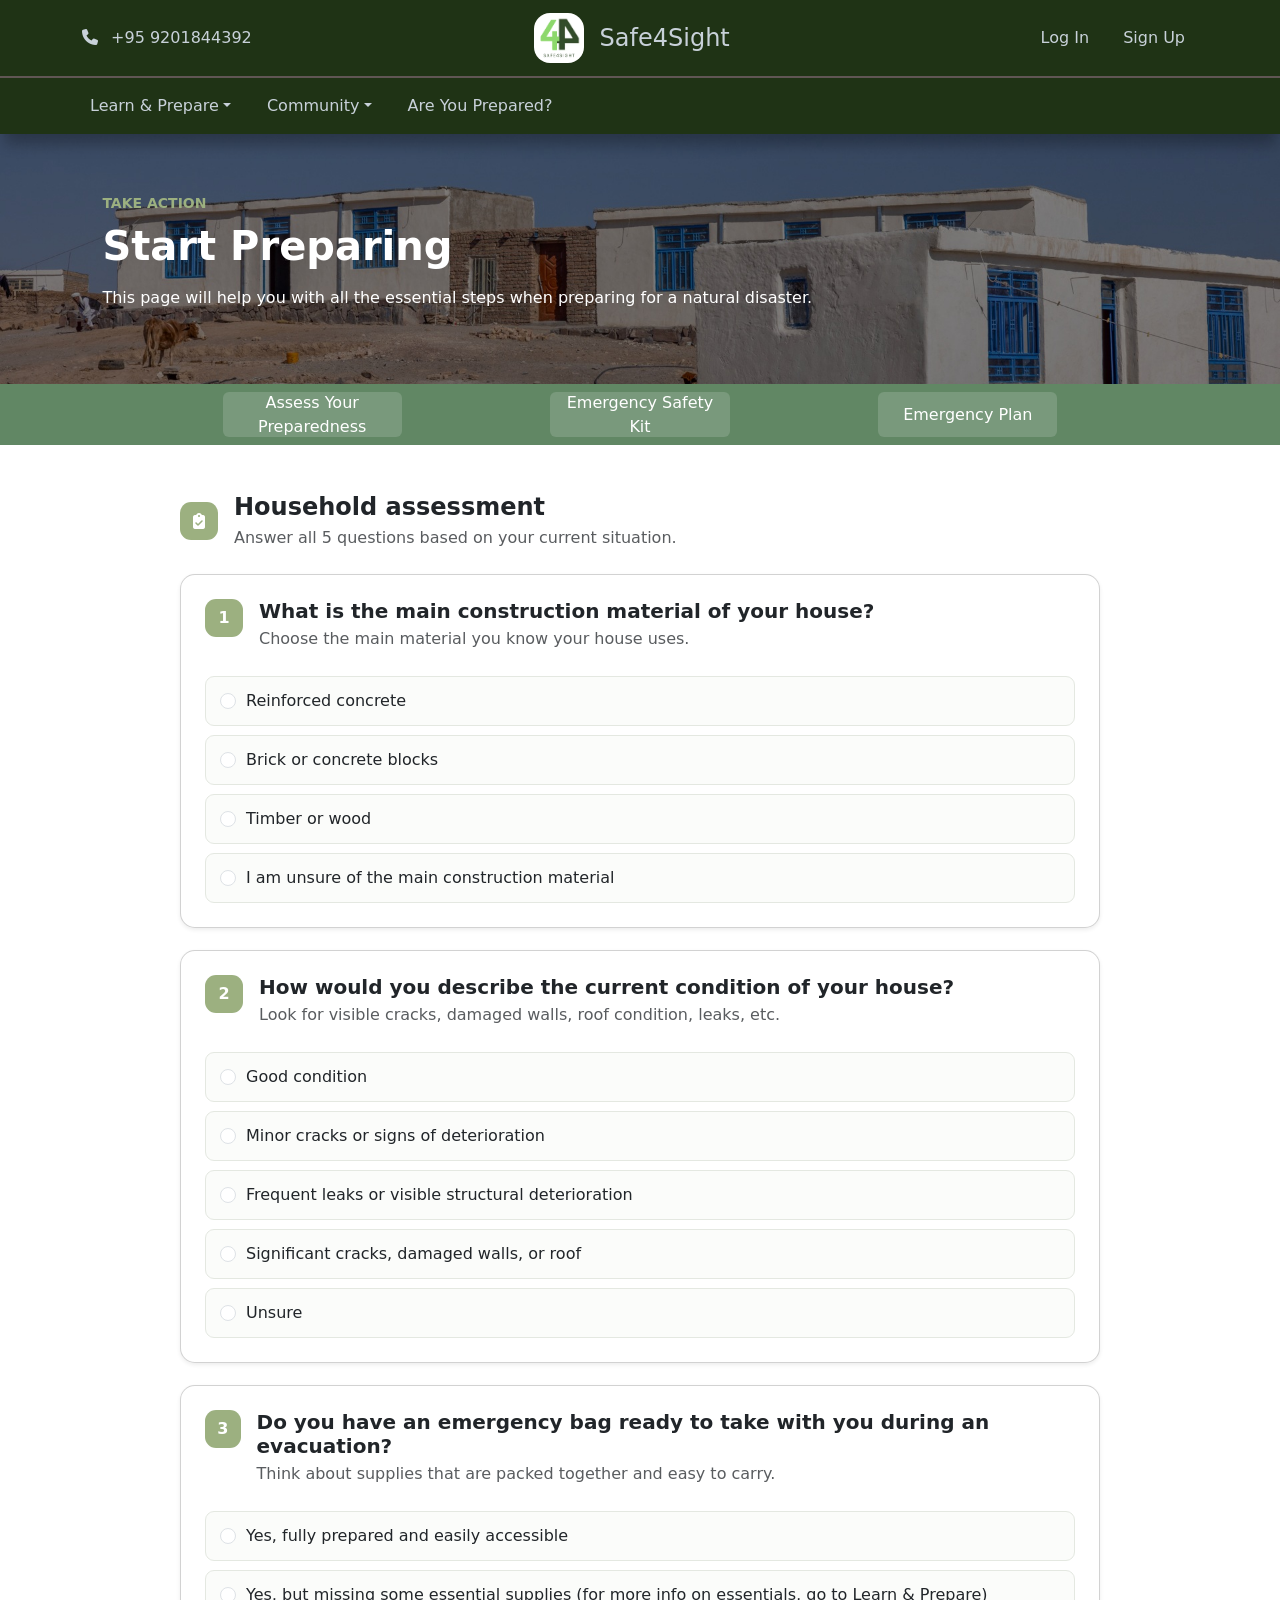
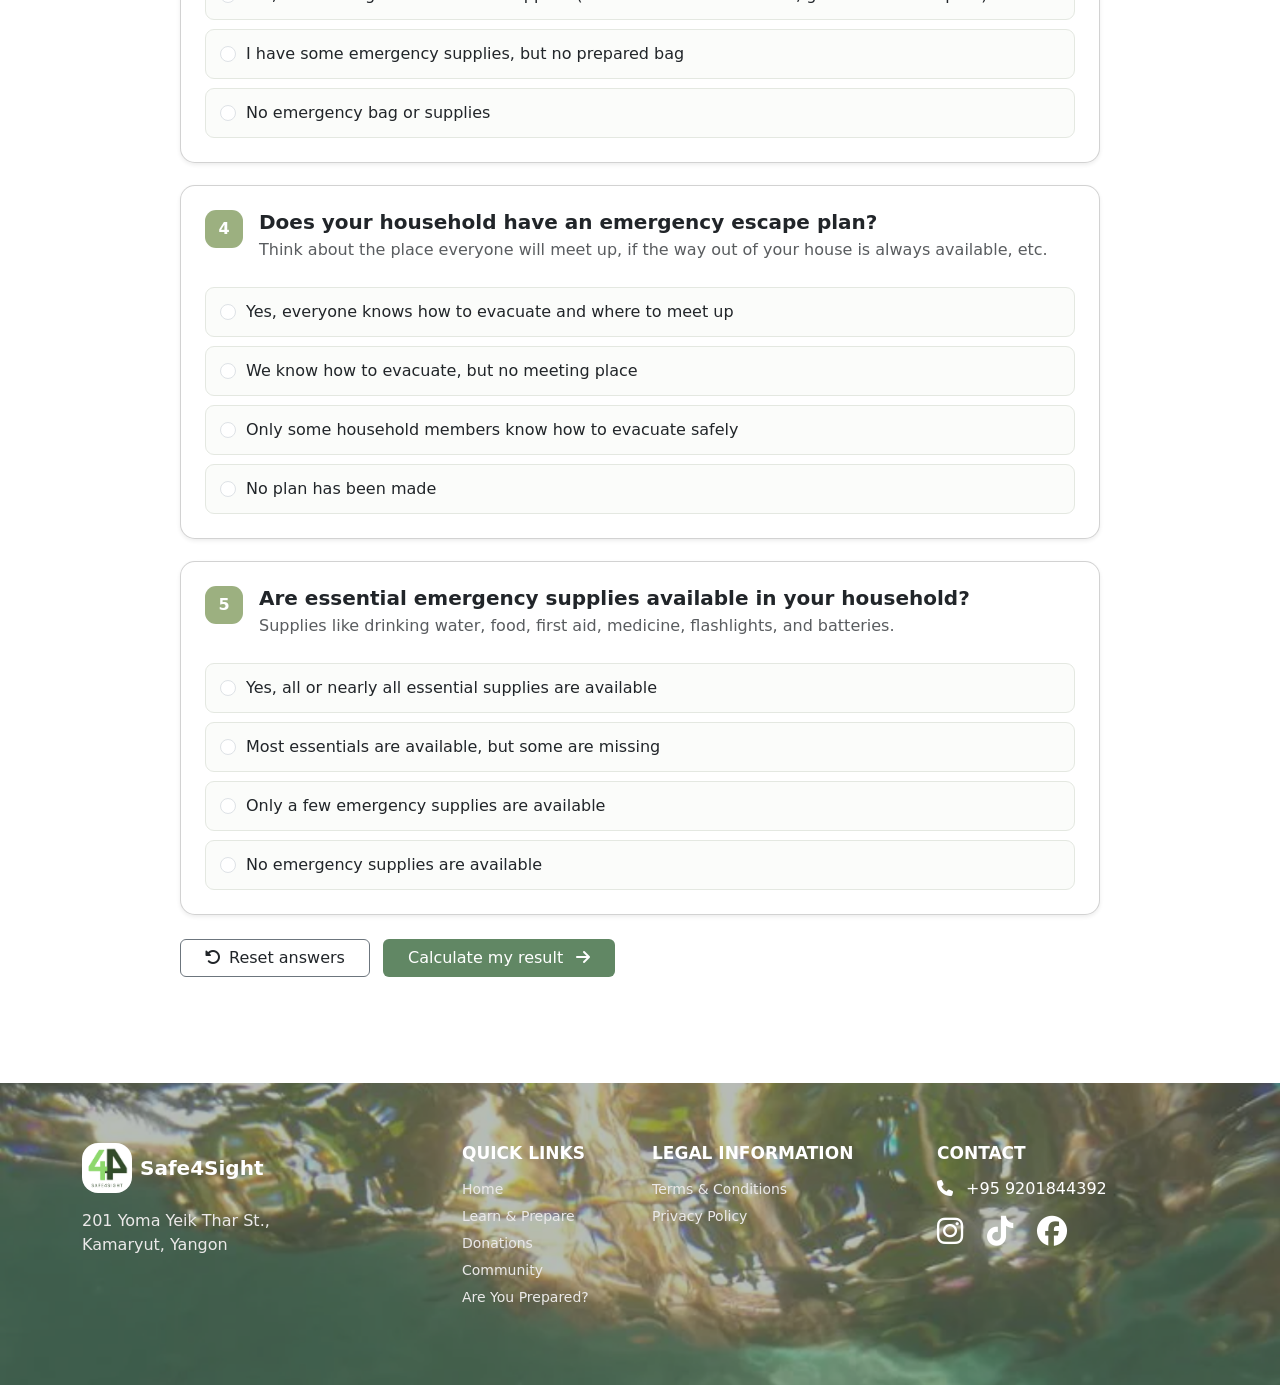
<file: preparedness_checker.html>
<!DOCTYPE html>
<html lang="en">
<head>
    <link rel="icon" href="Images/icon_transparent.png">
    <meta charset="UTF-8">
    <meta name="viewport" content="width=device-width, initial-scale=1.0">
    <title>Preparedness</title>
    <link href="https://cdn.jsdelivr.net/npm/bootstrap@5.3.8/dist/css/bootstrap.min.css" rel="stylesheet" integrity="sha384-sRIl4kxILFvY47J16cr9ZwB07vP4J8+LH7qKQnuqkuIAvNWLzeN8tE5YBujZqJLB" crossorigin="anonymous">
    <script src="https://cdn.jsdelivr.net/npm/bootstrap@5.3.8/dist/js/bootstrap.bundle.min.js" integrity="sha384-FKyoEForCGlyvwx9Hj09JcYn3nv7wiPVlz7YYwJrWVcXK/BmnVDxM+D2scQbITxI" crossorigin="anonymous"></script>
    <link rel="stylesheet" href="https://cdnjs.cloudflare.com/ajax/libs/font-awesome/6.4.0/css/all.min.css">
    <link rel="stylesheet" href="style.css">
</head>
<body>
    <nav class="navbar navbar-expand-lg color3bg topnavbar">
        <div class="container d-flex align-items-center justify-content-between">
            <div class="azure">
                <i class="fa-solid fa-phone me-2"></i>
                +95 9201844392
            </div>
            <a class="navbar-brand d-flex align-items-center" href="index.html">
                <img src="Images/icon.png" alt="Safe4Sight logo" height="50" class="rounded-4 me-3">
                <div class="azure">
                    <h4 class="mb-0">Safe4Sight</h4>
                </div>
            </a>
            <div class="d-flex">
                <button type="button" class="btn me-2 azure" data-bs-toggle="modal" data-bs-target="#logIn">Log In</button>
                <button type="button" class="btn azure" data-bs-toggle="modal" data-bs-target="#signUp">Sign Up</button>
            </div>
        </div>
    </nav>
    <div class="modal fade" id="logIn">
            <div class="modal-dialog modal-md modal-dialog-centered">
                <div class="modal-content">
                    <div class="modal-header">
                        <h4 class="modal-title">Log into your Account</h4>
                        <button type="button" class="btn-close" data-bs-dismiss="modal"></button>
                    </div>
                    <div class="modal-body">
                        <form>
                            <div class="mb-4">
                            <label class="form-label fw-semibold">Username / Email</label>
                            <div class="input-group">
                                <span class="input-group-text bg-white"><i class="fa-solid fa-user color2"></i></span>
                                <input type="text" class="form-control" placeholder="Type your username / email">
                            </div>
                        </div>

                        <div class="mb-3">
                            <label class="form-label fw-semibold">Password</label>
                            <div class="input-group">
                                <span class="input-group-text bg-white"><i class="fa-solid fa-key color2"></i></span>
                                <input type="password" class="form-control" placeholder="Type your passwword">
                            </div>
                        </div>
                        <button type="button" class="btn text-white mb-3" style="background-color: #618764;" onclick="loggedIn()">
                            Log In
                        </button>
                        <div class="alert alert-success d-none" id="loggedIn">Logged in successfully!</div>
                        </form>
                    </div>
                    <div class="modal-footer">
                        <p>Don't have an account? <a href="#" data-bs-toggle="modal" data-bs-target="#signUp" style="text-decoration: none;">Sign Up Now</a></p>
                    </div>
                </div>
            </div>
        </div>

        <div class="modal fade" id="signUp">
            <div class="modal-dialog modal-md modal-dialog-centered">
                <div class="modal-content">
                    <div class="modal-header">
                        <h4 class="modal-title">Create an Account</h4>
                        <button type="button" class="btn-close" data-bs-dismiss="modal"></button>
                    </div>
                    <div class="modal-body">
                        <form>
                            <div class="mb-4">
                                <label class="form-label fw-semibold">Username</label>
                                <div class="input-group">
                                    <span class="input-group-text bg-white"><i class="fa-solid fa-user color2"></i></span>
                                    <input type="text" class="form-control" placeholder="Type your username">
                                </div>
                            </div>

                            <div class="mb-4">
                                <label class="form-label fw-semibold">Email</label>
                                <div class="input-group">
                                    <span class="input-group-text bg-white"><i class="fa-solid fa-envelope color2"></i></span>
                                    <input type="text" class="form-control" placeholder="Type your email">
                                </div>
                            </div>

                            <div class="mb-3">
                                <label class="form-label fw-semibold">Password</label>
                                <div class="input-group">
                                    <span class="input-group-text bg-white"><i class="fa-solid fa-key color2"></i></span>
                                    <input type="password" class="form-control" placeholder="Type your passwword">
                                </div>
                            </div>
                            <button type="button" class="btn text-white mb-3" style="background-color: #618764;" onclick="accountCreated()">
                            Sign Up
                            </button>
                            <div class="alert alert-success d-none" id="accountCreated">Account created successfully!</div>
                        </form>
                        
                        
                    </div>
                    <div class="modal-footer">
                        <p>Already have an account? <a href="#" data-bs-toggle="modal" data-bs-target="#logIn" style="text-decoration: none;">Login</a></p>
                    </div>
                </div>
            </div>
        </div>

    <div class="sticky-nav">
        <nav class="navbar navbar-dark navbar-expand-lg color3bg bottomnavbar">
            <div class="container d-flex align-items-center justify-content-between">
                <div class="collapse navbar-collapse" id="menu">
                    <ul class="navbar-nav">
                        <li class="nav-item dropdown">
                            <a class="nav-link azure dropdown-toggle" role="button" data-bs-toggle="dropdown">Learn & Prepare</a>
                            <ul class="dropdown-menu text-center">
                                <li><a class="dropdown-item" href="earthquake.html">Earthquakes</a></li>
                                <li><a class="dropdown-item" href="storm.html">Storms</a></li>
                            </ul>
                        </li>
                        <li class="nav-item dropdown">
                            <a class="nav-link azure dropdown-toggle" role="button" data-bs-toggle="dropdown">Community</a>
                            <ul class="dropdown-menu text-center">
                                <li><a class="dropdown-item" href="donation.html">Donation</a></li>
                                <li><a class="dropdown-item" href="community.html">Forum</a></li>
                            </ul>
                        </li>
                        <li class="nav-item"><a href="preparedness_checker.html" class="nav-link azure">Are You Prepared?</a></li>
                    </ul>
                </div>
                <button class="navbar-toggler" type="button" data-bs-toggle="collapse" data-bs-target="#menu">
                    <span class="navbar-toggler-icon"></span>
                </button>
            </div>
        </nav>
    </div>
    
    <div class="hero-assessment">
        <div>
            <div class="hero-toptext-earthquake color1 mb-2">TAKE ACTION</div>
            <h1 class="fw-bold">Start Preparing</h1>
            <p class="mt-3" id="beforeduringafter-text">This page will help you with all the essential steps when preparing for a natural disaster.</p>
        </div>
    </div>
    <div class="beforeduringafterbtn-container py-2">
        <div class="container">
            <div class="row g-2" style="justify-content: space-evenly;">
                <div class="col-4 col-md-3 col-lg-2">
                    <a class="btn beforeduringafterbtn w-100" onclick="showPage('assess', this)">Assess Your Preparedness</a>
                </div>
                <div class="col-4 col-md-3 col-lg-2">
                    <a class="btn beforeduringafterbtn w-100" onclick="showPage('kit', this)">Emergency Safety Kit</a>
                </div>
                <div class="col-4 col-md-3 col-lg-2">
                    <a class="btn beforeduringafterbtn w-100" onclick="showPage('plan', this)">Emergency Plan</a>
                </div>
            </div>
        </div>
            
        </div>
    </div>

    <div id="assess" style="margin-bottom: 50px;">

        <div class="container py-5">
            <div class="assessment-intro mx-auto mb-4">
                <div class="d-flex align-items-center gap-3 mb-3">
                    <div class="question-number"><i class="fa-solid fa-clipboard-check"></i></div>
                    <div>
                        <h2 class="h4 fw-bold mb-1">Household assessment</h2>
                        <p class="text-muted mb-0">Answer all 5 questions based on your current situation.</p>
                    </div>
                </div>
            </div>

            <form id="assessmentForm" class="assessment-intro mx-auto">

                <div class="assessment-question card shadow-sm p-3 p-md-4">
                    <div class="d-flex gap-3 mb-3">
                        <span class="question-number">1</span>
                        <div>
                            <h5 class="fw-bold mb-1">What is the main construction material of your house?</h5>
                            <p class="text-muted mb-0">Choose the main material you know your house uses.</p>
                        </div>
                    </div>

                    <label class="assessment-option" for="q1a">
                        <input class="form-check-input" type="radio" name="q1" id="q1a" value="3">
                        <span>Reinforced concrete</span>
                    </label>
                    <label class="assessment-option" for="q1b">
                        <input class="form-check-input" type="radio" name="q1" id="q1b" value="2">
                        <span>Brick or concrete blocks</span>
                    </label>
                    <label class="assessment-option" for="q1c">
                        <input class="form-check-input" type="radio" name="q1" id="q1c" value="2">
                        <span>Timber or wood</span>
                    </label>
                    <label class="assessment-option" for="q1e">
                        <input class="form-check-input" type="radio" name="q1" id="q1e" value="0">
                        <span>I am unsure of the main construction material</span>
                    </label>
                </div>

                <div class="assessment-question card shadow-sm p-3 p-md-4">
                    <div class="d-flex align-items-start gap-3 mb-3">
                        <span class="question-number">2</span>
                        <div>
                            <h5 class="fw-bold mb-1">How would you describe the current condition of your house?</h5>
                            <p class="text-muted mb-0">Look for visible cracks, damaged walls, roof condition, leaks, etc.</p>
                        </div>
                    </div>

                    <label class="assessment-option" for="q2a">
                        <input class="form-check-input" type="radio" name="q2" id="q2a" value="3">
                        <span>Good condition</span>
                    </label>
                    <label class="assessment-option" for="q2b">
                        <input class="form-check-input" type="radio" name="q2" id="q2b" value="2">
                        <span>Minor cracks or signs of deterioration</span>
                    </label>
                    <label class="assessment-option" for="q2c">
                        <input class="form-check-input" type="radio" name="q2" id="q2c" value="1">
                        <span>Frequent leaks or visible structural deterioration</span>
                    </label>
                    <label class="assessment-option" for="q2d">
                        <input class="form-check-input" type="radio" name="q2" id="q2d" value="0">
                        <span>Significant cracks, damaged walls, or roof</span>
                    </label>
                    <label class="assessment-option" for="q2e">
                        <input class="form-check-input" type="radio" name="q2" id="q2e" value="0">
                        <span>Unsure</span>
                    </label>
                </div>

                <div class="assessment-question card shadow-sm p-3 p-md-4">
                    <div class="d-flex align-items-start gap-3 mb-3">
                        <span class="question-number">3</span>
                        <div>
                            <h5 class="fw-bold mb-1">Do you have an emergency bag ready to take with you during an evacuation?</h5>
                            <p class="text-muted mb-0">Think about supplies that are packed together and easy to carry.</p>
                        </div>
                    </div>

                    <label class="assessment-option" for="q3a">
                        <input class="form-check-input" type="radio" name="q3" id="q3a" value="3">
                        <span>Yes, fully prepared and easily accessible</span>
                    </label>
                    <label class="assessment-option" for="q3b">
                        <input class="form-check-input" type="radio" name="q3" id="q3b" value="2">
                        <span>Yes, but missing some essential supplies (for more info on essentials, go to Learn & Prepare)</span>
                    </label>
                    <label class="assessment-option" for="q3c">
                        <input class="form-check-input" type="radio" name="q3" id="q3c" value="1">
                        <span>I have some emergency supplies, but no prepared bag</span>
                    </label>
                    <label class="assessment-option" for="q3d">
                        <input class="form-check-input" type="radio" name="q3" id="q3d" value="0">
                        <span>No emergency bag or supplies</span>
                    </label>
                </div>

                <div class="assessment-question card shadow-sm p-3 p-md-4">
                    <div class="d-flex align-items-start gap-3 mb-3">
                        <span class="question-number">4</span>
                        <div>
                            <h5 class="fw-bold mb-1">Does your household have an emergency escape plan?</h5>
                            <p class="text-muted mb-0">Think about the place everyone will meet up, if the way out of your house is always available, etc.</p>
                        </div>
                    </div>

                    <label class="assessment-option" for="q4a">
                        <input class="form-check-input" type="radio" name="q4" id="q4a" value="3">
                        <span>Yes, everyone knows how to evacuate and where to meet up</span>
                    </label>
                    <label class="assessment-option" for="q4b">
                        <input class="form-check-input" type="radio" name="q4" id="q4b" value="2">
                        <span>We know how to evacuate, but no meeting place</span>
                    </label>
                    <label class="assessment-option" for="q4c">
                        <input class="form-check-input" type="radio" name="q4" id="q4c" value="1">
                        <span>Only some household members know how to evacuate safely</span>
                    </label>
                    <label class="assessment-option" for="q4d">
                        <input class="form-check-input" type="radio" name="q4" id="q4d" value="0">
                        <span>No plan has been made</span>
                    </label>
                </div>

                <div class="assessment-question card shadow-sm p-3 p-md-4">
                    <div class="d-flex align-items-start gap-3 mb-3">
                        <span class="question-number">5</span>
                        <div>
                            <h5 class="fw-bold mb-1">Are essential emergency supplies available in your household?</h5>
                            <p class="text-muted mb-0">Supplies like drinking water, food, first aid, medicine, flashlights, and batteries.</p>
                        </div>
                    </div>

                    <label class="assessment-option" for="q5a">
                        <input class="form-check-input" type="radio" name="q5" id="q5a" value="3">
                        <span>Yes, all or nearly all essential supplies are available</span>
                    </label>
                    <label class="assessment-option" for="q5b">
                        <input class="form-check-input" type="radio" name="q5" id="q5b" value="2">
                        <span>Most essentials are available, but some are missing</span>
                    </label>
                    <label class="assessment-option" for="q5c">
                        <input class="form-check-input" type="radio" name="q5" id="q5c" value="1">
                        <span>Only a few emergency supplies are available</span>
                    </label>
                    <label class="assessment-option" for="q5d">
                        <input class="form-check-input" type="radio" name="q5" id="q5d" value="0">
                        <span>No emergency supplies are available</span>
                    </label>
                </div>

                <div class="assessment-actions gap-3 justify-content-between mt-4">
                    <button type="button" class="btn border border-secondary mb-2 me-2 px-4" onclick="resetAssessment()">
                        <i class="fa-solid fa-rotate-left me-2"></i>Reset answers
                    </button>
                    <button type="button" class="btn text-white mb-2 px-4 color2bg color2bghover" onclick="calculateAssessment()">
                        Calculate my result <i class="fa-solid fa-arrow-right ms-2"></i>
                    </button>
                </div>

            </form>

            <section id="assessmentResult" class="assessment-intro mx-auto mt-5 d-none">
                <div class="card shadow text-center p-4">
                    <div class="result-score" id="resultScore">0/23</div>

                    <p class="text-muted mb-2" id="resultPercentage">0%</p>

                    <h2 class="h3 fw-bold" id="resultCategory"></h2>

                    <button type="button" class="btn text-white mt-3" style="background-color: #618764;" onclick="resetAssessment()">
                        Retake Assessment
                    </button>
                </div>
            </section>
        </div>

    </div>

    <div id="kit" class="d-none" style="margin-bottom: 100px;">
        <div class="kit-content">
            <div class="text-center mb-5">
                <h2 class="fw-bold">Prepare Your Emergency Kit</h2>
                <p class="text-muted">Select "Packed" for the items you already have ready. Your progress will update automatically.</p>
            </div>

            <div class="kit-section" id="food">
                <div class="mb-4">
                    <h3 class="kit-section-heading h4">Food & Water</h3>
                    <p class="text-muted mb-0">Supplies to help your household stay energized and hydrated.</p>
                </div>
                <div class="row g-3">
                    <div class="col-sm-6 col-lg-4">
                        <div class="kit-item-card">
                            <div class="kit-card-image"><img src="Images/bottled_water.jpg" alt="Bottles of drinking water"></div>
                            <div class="kit-card-body">
                                <h5>Drinking water</h5>
                                <p class="kit-card-description">Drinking water, either bottled or can be safely stored.</p>
                                <div class="kit-card-options">
                                    <label class="kit-radio-option"><input class="form-check-input kit-radio" type="radio" name="kit_water" value="1"> Packed</label>
                                    <label class="kit-radio-option"><input class="form-check-input kit-radio" type="radio" name="kit_water" value="0"> Not yet</label>
                                </div>
                            </div>
                        </div>
                    </div>
                    <div class="col-sm-6 col-lg-4">
                        <div class="kit-item-card">
                            <div class="kit-card-image"><img src="Images/canned_food.jpg" alt="Non-perishable emergency food"></div>
                            <div class="kit-card-body">
                                <h5>Non-perishable food</h5>
                                <p class="kit-card-description">Easy-to-store food that doesn't need refrigeration.</p>
                                <div class="kit-card-options">
                                    <label class="kit-radio-option"><input class="form-check-input kit-radio" type="radio" name="kit_food" value="1"> Packed</label>
                                    <label class="kit-radio-option"><input class="form-check-input kit-radio" type="radio" name="kit_food" value="0"> Not yet</label>
                                </div>
                            </div>
                        </div>
                    </div>
                    
                    <div class="col-sm-6 col-lg-4">
                        <div class="kit-item-card">
                            <div class="kit-card-image"><img src="Images/can_opener.jpg" alt="Manual can opener"></div>
                            <div class="kit-card-body">
                                <h5>Manual can opener</h5>
                                <p class="kit-card-description">A manual opener for canned food.</p>
                                <div class="kit-card-options">
                                    <label class="kit-radio-option"><input class="form-check-input kit-radio" type="radio" name="kit_canopener" value="1"> Packed</label>
                                    <label class="kit-radio-option"><input class="form-check-input kit-radio" type="radio" name="kit_canopener" value="0"> Not yet</label>
                                </div>
                            </div>
                        </div>
                    </div>
                </div>
                <div class="kit-section-progress">
                    <div class="d-flex justify-content-between align-items-center mb-2">
                        <strong>Food & water progress</strong>
                        <span class="text-muted small" id="foodProgressText">0 of 3 items packed (0%)</span>
                    </div>
                    <div class="progress"><div class="progress-bar" id="foodProgress" style="width: 0%;"></div></div>
                </div>
            </div>

            <div class="kit-section" id="medicine">
                <div class="mb-4">
                    <h3 class="kit-section-heading h4">Medication & First Aid</h3>
                    <p class="text-muted mb-0">Items for treating minor injuries and managing personal medical needs.</p>
                </div>
                <div class="row g-3">
                    <div class="col-sm-6 col-lg-4">
                        <div class="kit-item-card">
                            <div class="kit-card-image"><img src="Images/first_aid.jpg" alt="First-aid kit"></div>
                            <div class="kit-card-body">
                                <h5>First-aid kit</h5>
                                <p class="kit-card-description">Wipes, bandages, cold packs, and other first-aid supplies.</p>
                                <div class="kit-card-options">
                                    <label class="kit-radio-option"><input class="form-check-input kit-radio" type="radio" name="kit_firstaid" value="1"> Packed</label>
                                    <label class="kit-radio-option"><input class="form-check-input kit-radio" type="radio" name="kit_firstaid" value="0"> Not yet</label>
                                </div>
                            </div>
                        </div>
                    </div>
                    <div class="col-sm-6 col-lg-4">
                        <div class="kit-item-card">
                            <div class="kit-card-image"><img src="Images/medicine.jpg" alt="Personal prescription medicines"></div>
                            <div class="kit-card-body">
                                <h5>Medicines</h5>
                                <p class="kit-card-description">A supply of regularly needed medicines or medicines in general.</p>
                                <div class="kit-card-options">
                                    <label class="kit-radio-option"><input class="form-check-input kit-radio" type="radio" name="kit_prescription" value="1"> Packed</label>
                                    <label class="kit-radio-option"><input class="form-check-input kit-radio" type="radio" name="kit_prescription" value="0"> Not yet</label>
                                </div>
                            </div>
                        </div>
                    </div>
                </div>
                <div class="kit-section-progress">
                    <div class="d-flex justify-content-between align-items-center mb-2">
                        <strong>Medication & first-aid progress</strong>
                        <span class="text-muted small" id="medicineProgressText">0 of 2 items packed (0%)</span>
                    </div>
                    <div class="progress"><div class="progress-bar" id="medicineProgress" style="width: 0%;"></div></div>
                </div>
            </div>

            <div class="kit-section" id="documents">
                <div class="mb-4">
                    <h3 class="kit-section-heading h4">Documents & Money</h3>
                    <p class="text-muted mb-0">Keep important information protected and accessible if you need to evacuate.</p>
                </div>
                <div class="row g-3">
                    <div class="col-sm-6 col-lg-4">
                        <div class="kit-item-card">
                            <div class="kit-card-image"><img src="Images/passport.webp" alt="Identity documents"></div>
                            <div class="kit-card-body">
                                <h5>Identity documents</h5>
                                <p class="kit-card-description">Copies of National ID cards, passports, and birth certificates.</p>
                                <div class="kit-card-options">
                                    <label class="kit-radio-option"><input class="form-check-input kit-radio" type="radio" name="kit_identity" value="1"> Packed</label>
                                    <label class="kit-radio-option"><input class="form-check-input kit-radio" type="radio" name="kit_identity" value="0"> Not yet</label>
                                </div>
                            </div>
                        </div>
                    </div>
                    <div class="col-sm-6 col-lg-4">
                        <div class="kit-item-card">
                            <div class="kit-card-image"><img src="Images/property ownership.jpg" alt="Important household documents"></div>
                            <div class="kit-card-body">
                                <h5>Household documents</h5>
                                <p class="kit-card-description">Copies of essential property, insurance or other household documents.</p>
                                <div class="kit-card-options">
                                    <label class="kit-radio-option"><input class="form-check-input kit-radio" type="radio" name="kit_housepapers" value="1"> Packed</label>
                                    <label class="kit-radio-option"><input class="form-check-input kit-radio" type="radio" name="kit_housepapers" value="0"> Not yet</label>
                                </div>
                            </div>
                        </div>
                    </div>
                    <div class="col-sm-6 col-lg-4">
                        <div class="kit-item-card">
                            <div class="kit-card-image"><img src="Images/phone_call.jpg" alt="Written emergency contact list"></div>
                            <div class="kit-card-body">
                                <h5>Contacts</h5>
                                <p class="kit-card-description">Phone numbers and important household (family) contacts.</p>
                                <div class="kit-card-options">
                                    <label class="kit-radio-option"><input class="form-check-input kit-radio" type="radio" name="kit_contacts" value="1"> Packed</label>
                                    <label class="kit-radio-option"><input class="form-check-input kit-radio" type="radio" name="kit_contacts" value="0"> Not yet</label>
                                </div>
                            </div>
                        </div>
                    </div>
                    <div class="col-sm-6 col-lg-4">
                        <div class="kit-item-card">
                            <div class="kit-card-image"><img src="Images/cash.webp" alt="Emergency cash"></div>
                            <div class="kit-card-body">
                                <h5>Emergency cash</h5>
                                <p class="kit-card-description">A small amount of cash.</p>
                                <div class="kit-card-options">
                                    <label class="kit-radio-option"><input class="form-check-input kit-radio" type="radio" name="kit_cash" value="1"> Packed</label>
                                    <label class="kit-radio-option"><input class="form-check-input kit-radio" type="radio" name="kit_cash" value="0"> Not yet</label>
                                </div>
                            </div>
                        </div>
                    </div>
                </div>
                <div class="kit-section-progress">
                    <div class="d-flex justify-content-between align-items-center mb-2">
                        <strong>Documents & money progress</strong>
                        <span class="text-muted small" id="documentsProgressText">0 of 4 items packed (0%)</span>
                    </div>
                    <div class="progress"><div class="progress-bar" id="documentsProgress" style="width: 0%;"></div></div>
                </div>
            </div>

            <div class="kit-section" id="utilities">
                <div class="mb-4">
                    <h3 class="kit-section-heading h4">Utilities & Communication</h3>
                    <p class="text-muted mb-0">Tools to help you see, communicate and receive information.</p>
                </div>
                <div class="row g-3">
                    <div class="col-sm-6 col-lg-4">
                        <div class="kit-item-card">
                            <div class="kit-card-image"><img src="Images/flashlight.jpg" alt="Flashlight"></div>
                            <div class="kit-card-body">
                                <h5>Flashlight</h5>
                                <p class="kit-card-description">A working flashlight when it is getting darker.</p>
                                <div class="kit-card-options">
                                    <label class="kit-radio-option"><input class="form-check-input kit-radio" type="radio" name="kit_flashlight" value="1"> Packed</label>
                                    <label class="kit-radio-option"><input class="form-check-input kit-radio" type="radio" name="kit_flashlight" value="0"> Not yet</label>
                                </div>
                            </div>
                        </div>
                    </div>
                    <div class="col-sm-6 col-lg-4">
                        <div class="kit-item-card">
                            <div class="kit-card-image"><img src="Images/battery.jpg" alt="Spare batteries"></div>
                            <div class="kit-card-body">
                                <h5>Spare batteries</h5>
                                <p class="kit-card-description">Spare batteries that fit your flashlight or other devices.</p>
                                <div class="kit-card-options">
                                    <label class="kit-radio-option"><input class="form-check-input kit-radio" type="radio" name="kit_batteries" value="1"> Packed</label>
                                    <label class="kit-radio-option"><input class="form-check-input kit-radio" type="radio" name="kit_batteries" value="0"> Not yet</label>
                                </div>
                            </div>
                        </div>
                    </div>
                    <div class="col-sm-6 col-lg-4">
                        <div class="kit-item-card">
                            <div class="kit-card-image"><img src="Images/power_bank.webp" alt="Power bank and charging cable"></div>
                            <div class="kit-card-body">
                                <h5>Power bank</h5>
                                <p class="kit-card-description">A charged power bank and charging cable.</p>
                                <div class="kit-card-options">
                                    <label class="kit-radio-option"><input class="form-check-input kit-radio" type="radio" name="kit_powerbank" value="1"> Packed</label>
                                    <label class="kit-radio-option"><input class="form-check-input kit-radio" type="radio" name="kit_powerbank" value="0"> Not yet</label>
                                </div>
                            </div>
                        </div>
                    </div>
                </div>
                <div class="kit-section-progress">
                    <div class="d-flex justify-content-between align-items-center mb-2">
                        <strong>Utilities & communication progress</strong>
                        <span class="text-muted small" id="utilitiesProgressText">0 of 3 items packed (0%)</span>
                    </div>
                    <div class="progress"><div class="progress-bar" id="utilitiesProgress" style="width: 0%;"></div></div>
                </div>
            </div>

            <div class="kit-section" id="clothing">
                <div class="mb-4">
                    <h3 class="kit-section-heading h4">Clothing & Personal Essentials</h3>
                    <p class="text-muted mb-0">Personal items to help household members stay comfortable and protected.</p>
                </div>
                <div class="row g-3">
                    <div class="col-sm-6 col-lg-4">
                        <div class="kit-item-card">
                            <div class="kit-card-image"><img src="Images/clothing.jpg" alt="Folded change of clothes"></div>
                            <div class="kit-card-body">
                                <h5>Change of clothes</h5>
                                <p class="kit-card-description">A spare set of clothing for each household member.</p>
                                <div class="kit-card-options">
                                    <label class="kit-radio-option"><input class="form-check-input kit-radio" type="radio" name="kit_clothes" value="1"> Packed</label>
                                    <label class="kit-radio-option"><input class="form-check-input kit-radio" type="radio" name="kit_clothes" value="0"> Not yet</label>
                                </div>
                            </div>
                        </div>
                    </div>
                    <div class="col-sm-6 col-lg-4">
                        <div class="kit-item-card">
                            <div class="kit-card-image"><img src="Images/shoes.jpg" alt="Sturdy footwear"></div>
                            <div class="kit-card-body">
                                <h5>Strong footwear</h5>
                                <p class="kit-card-description">Durable shoes or sandals suitable for walking or running.</p>
                                <div class="kit-card-options">
                                    <label class="kit-radio-option"><input class="form-check-input kit-radio" type="radio" name="kit_footwear" value="1"> Packed</label>
                                    <label class="kit-radio-option"><input class="form-check-input kit-radio" type="radio" name="kit_footwear" value="0"> Not yet</label>
                                </div>
                            </div>
                        </div>
                    </div>
                    <div class="col-sm-6 col-lg-4">
                        <div class="kit-item-card">
                            <div class="kit-card-image"><img src="Images/toothbrush.jpg" alt="Personal hygiene supplies"></div>
                            <div class="kit-card-body">
                                <h5>Personal hygiene supplies</h5>
                                <p class="kit-card-description">Toothbrushes, soap, and other personal essentials.</p>
                                <div class="kit-card-options">
                                    <label class="kit-radio-option"><input class="form-check-input kit-radio" type="radio" name="kit_hygiene" value="1"> Packed</label>
                                    <label class="kit-radio-option"><input class="form-check-input kit-radio" type="radio" name="kit_hygiene" value="0"> Not yet</label>
                                </div>
                            </div>
                        </div>
                    </div>
                    <div class="col-sm-6 col-lg-4">
                        <div class="kit-item-card">
                            <div class="kit-card-image"><img src="Images/blanket.jpg" alt="Emergency blanket"></div>
                            <div class="kit-card-body">
                                <h5>Blanket or rain protection</h5>
                                <p class="kit-card-description">A blanket, raincoat or other protection items.</p>
                                <div class="kit-card-options">
                                    <label class="kit-radio-option"><input class="form-check-input kit-radio" type="radio" name="kit_blanket" value="1"> Packed</label>
                                    <label class="kit-radio-option"><input class="form-check-input kit-radio" type="radio" name="kit_blanket" value="0"> Not yet</label>
                                </div>
                            </div>
                        </div>
                    </div>
                </div>
                <div class="kit-section-progress">
                    <div class="d-flex justify-content-between align-items-center mb-2">
                        <strong>Clothing & personal essentials progress</strong>
                        <span class="text-muted small" id="clothingProgressText">0 of 4 items packed (0%)</span>
                    </div>
                    <div class="progress"><div class="progress-bar" id="clothingProgress" style="width: 0%;"></div></div>
                </div>
            </div>

            <div class="kit-total-progress">
                <h3 class="kit-section-heading h4 mb-3">Overall emergency kit progress</h3>
                <div class="d-flex justify-content-between align-items-center mb-2">
                    <strong>Items packed</strong>
                    <span class="text-muted small" id="kitTotalText">0 of 16 items packed (0%)</span>
                </div>
                <div class="progress"><div class="progress-bar" id="kitTotalProgress" style="width: 0%;"></div></div>
            </div>
        </div>
    </div>

</div>

    <div id="plan" style="margin-bottom: 100px;" class="d-none">
        <div class="container py-5">
            <div class="plan-intro mx-auto mb-4">
                <h2 class="fw-bold mb-2">Create Your Family Emergency Plan</h2>
                <p class="text-muted mb-0">Fill in your household details to create a printable emergency plan. Keep a copy somewhere everyone can access.</p>
            </div>

            <form id="emergencyPlanForm" class="plan-form mx-auto">
                <div class="plan-form-section">
                    <div class="d-flex align-items-center gap-3 mb-3">
                        <div class="plan-section-icon"><i class="fa-solid fa-house"></i></div>
                        <div>
                            <h3 class="h5 fw-bold mb-1">1. Household information</h3>
                            <p class="text-muted small mb-0">Give information on the household this plan belongs to.</p>
                        </div>
                    </div>
                    <div class="row g-3">
                        <div class="col-md-6">
                            <label class="form-label fw-semibold" for="planHousehold">Household / family name</label>
                            <input class="form-control" type="text" id="planHousehold" placeholder="e.g. The ______ Family">
                        </div>
                        <div class="col-md-6">
                            <label class="form-label fw-semibold" for="planAddress">Home address / area</label>
                            <input class="form-control" type="text" id="planAddress" placeholder="City, Township, Street, House No.">
                        </div>
                    </div>
                </div>

                <div class="plan-form-section">
                    <div class="d-flex align-items-center gap-3 mb-3">
                        <div class="plan-section-icon"><i class="fa-solid fa-phone"></i></div>
                        <div>
                            <h3 class="h5 fw-bold mb-1">2. Emergency contacts</h3>
                            <p class="text-muted small mb-0">Add family members, trusted friends and relatives, or other important contacts.</p>
                        </div>
                    </div>
                    <div class="row g-2 plan-contact-heading d-none d-md-flex">
                        <div class="col-md-4">Name</div>
                        <div class="col-md-3">Relationship</div>
                        <div class="col-md-5">Phone number</div>
                    </div>
                    <div class="row g-2 mb-3">
                        <div class="col-md-4"><input class="form-control" type="text" id="planContactName1" placeholder="Contact 1 name"></div>
                        <div class="col-md-3"><input class="form-control" type="text" id="planContactRelation1" placeholder="e.g. Parent"></div>
                        <div class="col-md-5"><input class="form-control" type="tel" id="planContactPhone1" placeholder="Phone number"></div>
                    </div>
                    <div class="row g-2 mb-3">
                        <div class="col-md-4"><input class="form-control" type="text" id="planContactName2" placeholder="Contact 2 name"></div>
                        <div class="col-md-3"><input class="form-control" type="text" id="planContactRelation2" placeholder="e.g. Neighbour"></div>
                        <div class="col-md-5"><input class="form-control" type="tel" id="planContactPhone2" placeholder="Phone number"></div>
                    </div>
                    <div class="row g-2">
                        <div class="col-md-4"><input class="form-control" type="text" id="planContactName3" placeholder="Contact 3 name"></div>
                        <div class="col-md-3"><input class="form-control" type="text" id="planContactRelation3" placeholder="e.g. Relative"></div>
                        <div class="col-md-5"><input class="form-control" type="tel" id="planContactPhone3" placeholder="Phone number"></div>
                    </div>
                    <div class="row g-3 mt-1">
                        <div class="col-12">
                            <label class="form-label fw-semibold" for="planContactMethod">Preferred way to contact each other</label>
                            <input class="form-control" type="text" id="planContactMethod" placeholder="e.g. Phone call, SMS, messaging app">
                        </div>
                    </div>
                </div>

                <div class="plan-form-section">
                    <div class="d-flex align-items-center gap-3 mb-3">
                        <div class="plan-section-icon"><i class="fa-solid fa-route"></i></div>
                        <div>
                            <h3 class="h5 fw-bold mb-1">3. Evacuation routes and meeting places</h3>
                            <p class="text-muted small mb-0">Write down where to go and where everyone should meet.</p>
                        </div>
                    </div>
                    <div class="row g-3">
                        <div class="col-md-6">
                            <label class="form-label fw-semibold" for="planRoute1">Primary evacuation route</label>
                            <input class="form-control" type="text" id="planRoute1" placeholder="The main route out of your area">
                        </div>
                        <div class="col-md-6">
                            <label class="form-label fw-semibold" for="planRoute2">Alternative evacuation route <span class="text-muted fw-normal">(optional)</span></label>
                            <input class="form-control" type="text" id="planRoute2" placeholder="A second route if the main route is blocked">
                        </div>
                        <div class="col-md-6">
                            <label class="form-label fw-semibold" for="planAssemblyPoint">Primary meeting place</label>
                            <input class="form-control" type="text" id="planAssemblyPoint" placeholder="Where everyone should meet outside the danger area">
                        </div>
                        <div class="col-md-6">
                            <label class="form-label fw-semibold" for="planBackupPoint">Backup meeting place <span class="text-muted fw-normal">(optional)</span></label>
                            <input class="form-control" type="text" id="planBackupPoint" placeholder="An alternative meeting place">
                        </div>
                    </div>
                </div>

                <div class="plan-form-section">
                    <div class="d-flex align-items-center gap-3 mb-3">
                        <div class="plan-section-icon"><i class="fa-solid fa-location-dot"></i></div>
                        <div>
                            <h3 class="h5 fw-bold mb-1">4. Important item locations</h3>
                            <p class="text-muted small mb-0">Record where household members can find essential items quickly.</p>
                        </div>
                    </div>
                    <div class="row g-3">
                        <div class="col-md-6">
                            <label class="form-label fw-semibold" for="planGoBag">Emergency safety bag</label>
                            <input class="form-control" id="planGoBag" type="text" placeholder="Where is it kept?">
                        </div>
                        <div class="col-md-6">
                            <label class="form-label fw-semibold" for="planFirstAid">First-aid kit</label>
                            <input class="form-control" id="planFirstAid" type="text" placeholder="Where is it kept?">
                        </div>
                        <div class="col-md-6">
                            <label class="form-label fw-semibold" for="planDocuments">Important documents</label>
                            <input class="form-control" id="planDocuments" type="text" placeholder="Where are they stored?">
                        </div>
                        <div class="col-md-6">
                            <label class="form-label fw-semibold" for="planUtilities">Electricity/water circuit breakers</label>
                            <input class="form-control" id="planUtilities" type="text" placeholder="Where are the controls located?">
                        </div>
                        <div class="col-md-6">
                            <label class="form-label fw-semibold" for="planMedicines">Essential medicines</label>
                            <input class="form-control" id="planMedicines" type="text" placeholder="Where are they stored?">
                        </div>
                    </div>
                </div>

                <div class="d-flex flex-column flex-sm-row justify-content-between gap-2 mt-4">
                    <button type="reset" class="btn btn-outline-secondary px-4" onclick="document.getElementById('emergencyPlanOutput').classList.add('d-none')">Clear form</button>
                    <button type="button" class="btn text-white px-4 color2bg color2bghover" onclick="generateEmergencyPlan()">
                        Create my emergency plan</i>
                    </button>
                </div>
            </form>

            <section id="emergencyPlanOutput" class="mt-5 d-none">
                <div class="d-flex flex-column flex-sm-row justify-content-between align-items-sm-center gap-3 mb-3 no-print">
                    <div>
                        <h2 class="h4 fw-bold mb-1">Your completed emergency plan</h2>
                        <p class="text-muted mb-0">Review the information, then print or download a copy.</p>
                    </div>
                    <div class="d-flex flex-wrap gap-2">
                        <button type="button" class="btn btn-outline-secondary" onclick="printEmergencyPlan()"><i class="fa-solid fa-print me-2"></i>Print</button>
                    </div>
                </div>

                <div id="emergencyPlanPreview" class="plan-paper">
                    <div class="plan-paper-top">
                        <div class="plan-brand"><img src="Images/logo.png"><span>SAFE4SIGHT</span></div>
                    </div>
                    <h2 class="plan-paper-title">Household Emergency Response Plan</h2>
                    <p class="plan-paper-subtitle">Keep this plan somewhere accessible and make sure every household member knows where to find it.</p>

                    <div class="mb-3">
                        <div class="row g-3">
                            <div class="col-12 col-md-6">
                                <div class="plan-basic-item">
                                    <span>HOUSEHOLD / FAMILY</span><br>
                                    <strong id="previewHousehold">Not provided</strong>
                                </div>
                            </div>

                            <div class="col-12 col-md-6">
                                <div class="plan-basic-item">
                                    <span>HOME ADDRESS</span><br>
                                    <strong id="previewAddress">Not provided</strong>
                                </div>
                            </div>
                        </div>
                    </div>

                    <div class="row g-3 mb-3">
                        <div class="col-12 col-md-6">
                            <div class="plan-preview-block">
                                <h3>Emergency contacts</h3>
                                <table class="plan-preview-table">
                                    <thead>
                                        <tr><th>Name</th><th>Relationship</th><th>Phone</th></tr>
                                    </thead>
                                    <tbody>
                                        <tr><td id="previewContactName1">-</td><td id="previewContactRelation1">-</td><td id="previewContactPhone1">-</td></tr>
                                        <tr><td id="previewContactName2">-</td><td id="previewContactRelation2">-</td><td id="previewContactPhone2">-</td></tr>
                                        <tr><td id="previewContactName3">-</td><td id="previewContactRelation3">-</td><td id="previewContactPhone3">-</td></tr>
                                    </tbody>
                                </table>
                                <p class="plan-small-line"><strong>Preferred contact method:</strong> <span id="previewContactMethod">Not provided</span></p>
                            </div>
                        </div>

                        <div class="col-12 col-md-6">
                            <div class="plan-preview-block">
                                <h3>Evacuation routes and meeting places</h3>
                                <p><strong>Primary route:</strong> <span id="previewRoute1">Not provided</span></p>
                                <p><strong>Alternative route:</strong> <span id="previewRoute2">Not provided</span></p>
                                <p><strong>Primary assembly point:</strong> <span id="previewAssembly">Not provided</span></p>
                                <p><strong>Backup meeting place:</strong> <span id="previewBackupPoint">Not provided</span></p>
                            </div>
                        </div>
                    </div>

                    <div class="plan-preview-block plan-preview-wide mb-3">
                        <h3>Important item locations</h3>
                        <table class="plan-preview-table">
                            <tbody>
                                <tr><th>Emergency go-bag</th><td id="previewGoBag">Not provided</td></tr>
                                <tr><th>First-aid kit</th><td id="previewFirstAid">Not provided</td></tr>
                                <tr><th>Important documents</th><td id="previewDocuments">Not provided</td></tr>
                                <tr><th>Utility shut-offs</th><td id="previewUtilities">Not provided</td></tr>
                                <tr><th>Essential medicines</th><td id="previewMedicines">Not provided</td></tr>
                            </tbody>
                        </table>
                    </div>
                        <div class="plan-paper-footer">
                            <span>SAFE4SIGHT</span>
                            <span>Review and update this plan regularly.</span>
                        </div>
                    </div>
                </div>
            </section>
        </div>
    </div>

    <footer class="site-footer">
        <div class="container">
            <div class="row">
                <div class="col-md-4">
                    <div class="d-flex align-items-center mb-3">
                        <img src="Images/icon.png" alt="logo" width="50px" class="me-2 rounded-4">
                        <h5 class="mb-0">Safe4Sight</h5>
                    </div>
                    <p class="footer-address mb-3">201 Yoma Yeik Thar St.,<br>Kamaryut, Yangon</p>
                </div>
 
                <div class="col-md-2">
                    <h6 class="footer-heading">QUICK LINKS</h6>
                    <ul class="list-unstyled footer-links">
                        <li><a href="index.html">Home</a></li>
                        <li><a href="earthquake.html">Learn & Prepare</a></li>
                        <li><a href="donation.html">Donations</a></li>
                        <li><a href="community.html">Community</a></li>
                        <li><a href="preparedness_checker.html">Are You Prepared?</a></li>
                    </ul>
                </div>
 
                <div class="col-md-3">
                    <h6 class="footer-heading">LEGAL INFORMATION</h6>
                    <ul class="list-unstyled footer-links">
                    <li><a href="terms_and_conditions.html">Terms & Conditions</a></li>
                    <li><a href="privacy_policy.html">Privacy Policy</a></li>
                    </ul>
                </div>
 
                <div class="col-md-3">
                    <h6 class="footer-heading">CONTACT</h6>
                    <div>
                        <i class="fa-solid fa-phone me-2"></i>
                        +95 9201844392
                    </div>
 
                    <div class="social-links mt-2">
                    <a href="#">
                        <i class="fa-brands fa-instagram me-4"></i>
                    </a>
                    <a href="#">
                        <i class="fa-brands fa-tiktok me-4"></i>
                    </a>
                    <a href="#">
                        <i class="fa-brands fa-facebook"></i>
                    </a>
                    </div>
                </div>
            </div>
        </div>
    </footer>

    <div class="modal fade" id="storedContacts">
    <div class="modal-dialog modal-dialog-centered">
        <div class="modal-content">
            <div class="modal-header">
                <h5 class="modal-title fw-bold">
                    <i class="fa-solid fa-address-book color2 me-2"></i>
                    Stored Emergency Contacts
                </h5>
                <button type="button" class="btn-close"
                        data-bs-dismiss="modal">
                </button>
            </div>

            <div class="modal-body">
                <p class="text-muted">
                    Your saved emergency contacts are listed below.
                </p>
                <div class="table-responsive">
                    <table class="table table-bordered table-hover">
                        <thead class="table-light">
                            <tr>
                                <th>Name / Role</th>
                                <th>Phone Number</th>
                            </tr>
                        </thead>
                        <tbody id="storedContactsTable">
                        </tbody>
                    </table>
                </div>
                <p id="noContactsMessage" class="text-muted text-center d-none">
                    No emergency contacts have been added yet.
                </p>
            </div>

            <div class="modal-footer">
                <button type="button" class="btn color2bg color2bghover text-white"
                        data-bs-dismiss="modal">
                    Close
                </button>
            </div>
        </div>
    </div>


    <script>
        function showPage(page, button){
            document.getElementById("assess").classList.add("d-none");
            document.getElementById("kit").classList.add("d-none");
            document.getElementById("plan").classList.add("d-none");

            document.getElementById(page).classList.remove("d-none");

            if (page == "assess"){
                document.getElementById("beforeduringafter-text").innerHTML = "This page will assess your preparedness in case of a natural disaster based on your current situation.";
            }
            else if(page == "kit"){
                document.getElementById("beforeduringafter-text").innerHTML = "This page will help you pack an emergency safety kit containing all essential supplies.";
            }
            else{
                document.getElementById("beforeduringafter-text").innerHTML = "This page will help you create an emergency plan in case of a natural disaster."
            }
        }
        function calculateAssessment(){
            let questionNames = ["q1", "q2", "q3", "q4", "q5"];
            let totalScore = 0;
            let unanswered = false;

            for (let i = 0; i < questionNames.length; i++){

                let selectedOption = document.querySelector('input[name="' + questionNames[i] + '"]:checked');

                if (selectedOption === null){
                    unanswered = true;
                }
                else{
                    totalScore += Number(selectedOption.value);
                }

            }
            if (unanswered){
                alert("Please answer all 5 questions!");
                return;
            }

            let maximumScore = 15;
            let percentage = Math.round((totalScore / maximumScore) * 100);
            let category = "";

            if (percentage >= 70){
                category = "Well Prepared";
            }
            else if (percentage >= 40){
                category = "Decently Prepared";
            }
            else{
                category = "Not Prepared";
            }

            document.getElementById("resultScore").textContent = totalScore + "/" + maximumScore;
            document.getElementById("resultPercentage").textContent = percentage + "%";
            document.getElementById("resultCategory").textContent = category;

            document.getElementById("assessmentResult").classList.remove("d-none");
        }


        function resetAssessment(){
           document.getElementById("assessmentForm").reset();
            document.getElementById("assessmentResult").classList.add("d-none");
        }
        let emergencyRadios = document.querySelectorAll(".kit-radio");

        function updateKitProgress(){
            let sectionNames = ["food", "medicine", "documents", "utilities", "clothing"];
            let totalCards = document.querySelectorAll(".kit-item-card");
            let totalPacked = 0;

            for (let i = 0; i < sectionNames.length; i++){
                let section = document.getElementById(sectionNames[i]);
                let sectionCards = section.querySelectorAll(".kit-item-card");
                let sectionPacked = 0;

                sectionCards.forEach(function(card){
                    let selectedOption = card.querySelector('input[type="radio"]:checked');
                    if (selectedOption !== null && selectedOption.value === "1"){
                        sectionPacked++;
                    }
                });

                let percentage = Math.round((sectionPacked / sectionCards.length) * 100);

                document.getElementById(sectionNames[i] + "Progress").style.width = percentage + "%";
                document.getElementById(sectionNames[i] + "ProgressText").textContent = sectionPacked + " of " + sectionCards.length + " items packed (" + percentage + "%)";
                totalPacked += sectionPacked;
            }

            let totalPercentage = Math.round((totalPacked / totalCards.length) * 100);
            document.getElementById("kitTotalProgress").style.width = totalPercentage + "%";
            document.getElementById("kitTotalText").textContent = totalPacked + " of " + totalCards.length + " items packed (" + totalPercentage + "%)";
        }

        emergencyRadios.forEach(function(radio){
            radio.addEventListener("change", updateKitProgress);
        });

        function generateEmergencyPlan(){
            let emergencyPlan = {
                household: document.getElementById("planHousehold").value,
                address: document.getElementById("planAddress").value,
                contactName1: document.getElementById("planContactName1").value,
                contactRelation1: document.getElementById("planContactRelation1").value,
                contactPhone1: document.getElementById("planContactPhone1").value,
                contactName2: document.getElementById("planContactName2").value,
                contactRelation2: document.getElementById("planContactRelation2").value,
                contactPhone2: document.getElementById("planContactPhone2").value,
                contactName3: document.getElementById("planContactName3").value,
                contactRelation3: document.getElementById("planContactRelation3").value,
                contactPhone3: document.getElementById("planContactPhone3").value,
                contactMethod: document.getElementById("planContactMethod").value,
                route1: document.getElementById("planRoute1").value,
                route2: document.getElementById("planRoute2").value,
                assemblyPoint: document.getElementById("planAssemblyPoint").value,
                backupPoint: document.getElementById("planBackupPoint").value,
                goBag: document.getElementById("planGoBag").value,
                firstAid: document.getElementById("planFirstAid").value,
                documents: document.getElementById("planDocuments").value,
                utilities: document.getElementById("planUtilities").value,
                medicines: document.getElementById("planMedicines").value,
            };

            let previewFields = {
                previewHousehold: emergencyPlan.household,
                previewAddress: emergencyPlan.address,
                previewContactName1: emergencyPlan.contactName1,
                previewContactRelation1: emergencyPlan.contactRelation1,
                previewContactPhone1: emergencyPlan.contactPhone1,
                previewContactName2: emergencyPlan.contactName2,
                previewContactRelation2: emergencyPlan.contactRelation2,
                previewContactPhone2: emergencyPlan.contactPhone2,
                previewContactName3: emergencyPlan.contactName3,
                previewContactRelation3: emergencyPlan.contactRelation3,
                previewContactPhone3: emergencyPlan.contactPhone3,
                previewContactMethod: emergencyPlan.contactMethod,
                previewRoute1: emergencyPlan.route1,
                previewRoute2: emergencyPlan.route2,
                previewAssembly: emergencyPlan.assemblyPoint,
                previewBackupPoint: emergencyPlan.backupPoint,
                previewGoBag: emergencyPlan.goBag,
                previewFirstAid: emergencyPlan.firstAid,
                previewDocuments: emergencyPlan.documents,
                previewUtilities: emergencyPlan.utilities,
                previewMedicines: emergencyPlan.medicines,
            };

            for (let id in previewFields){
                document.getElementById(id).textContent = previewFields[id] || "Not provided";
            }

            document.getElementById("emergencyPlanOutput").classList.remove("d-none");
        }

        function printEmergencyPlan(){
            window.print();
        }

        function accountCreated(){
            let accountCreated = document.getElementById("accountCreated");
            accountCreated.classList.remove("d-none");
        }
        function loggedIn(){
            let loggedIn = document.getElementById("loggedIn");
            loggedIn.classList.remove("d-none");
        }
    </script>
</body>
</html>
</file>
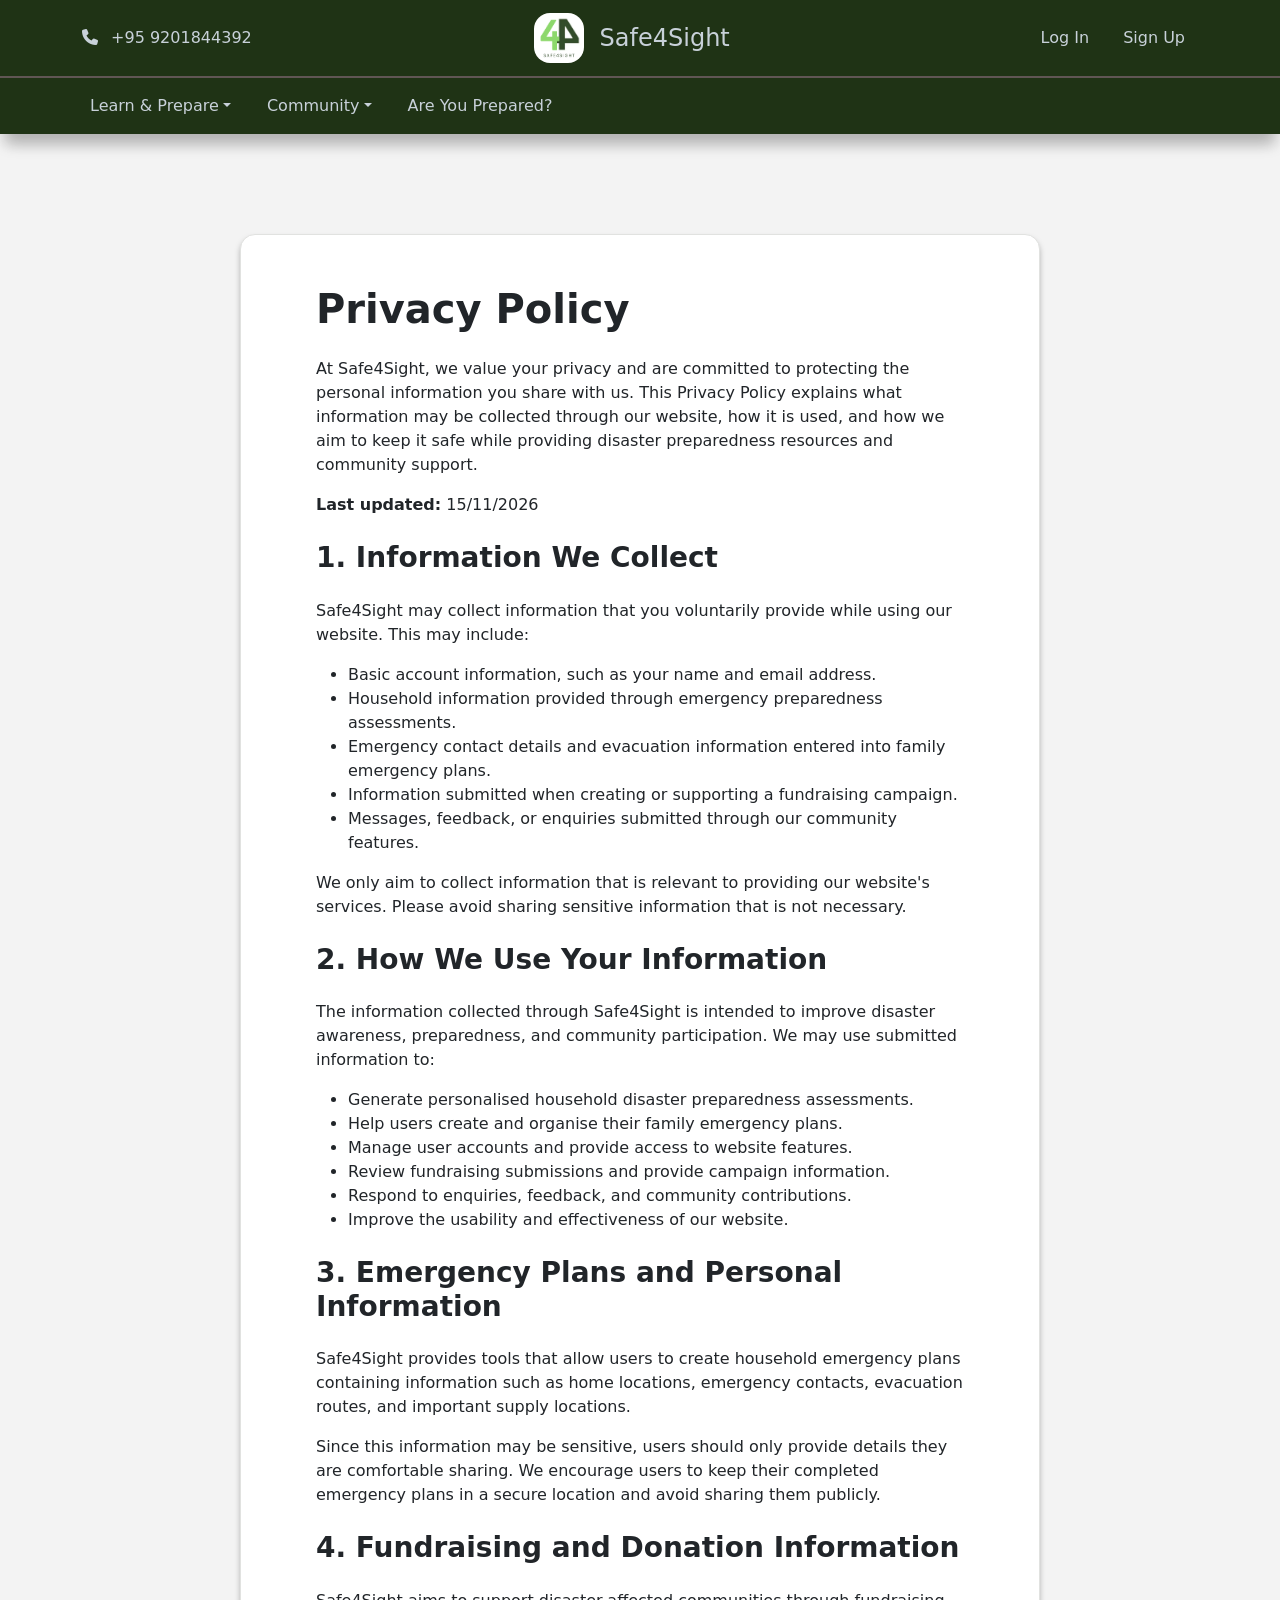
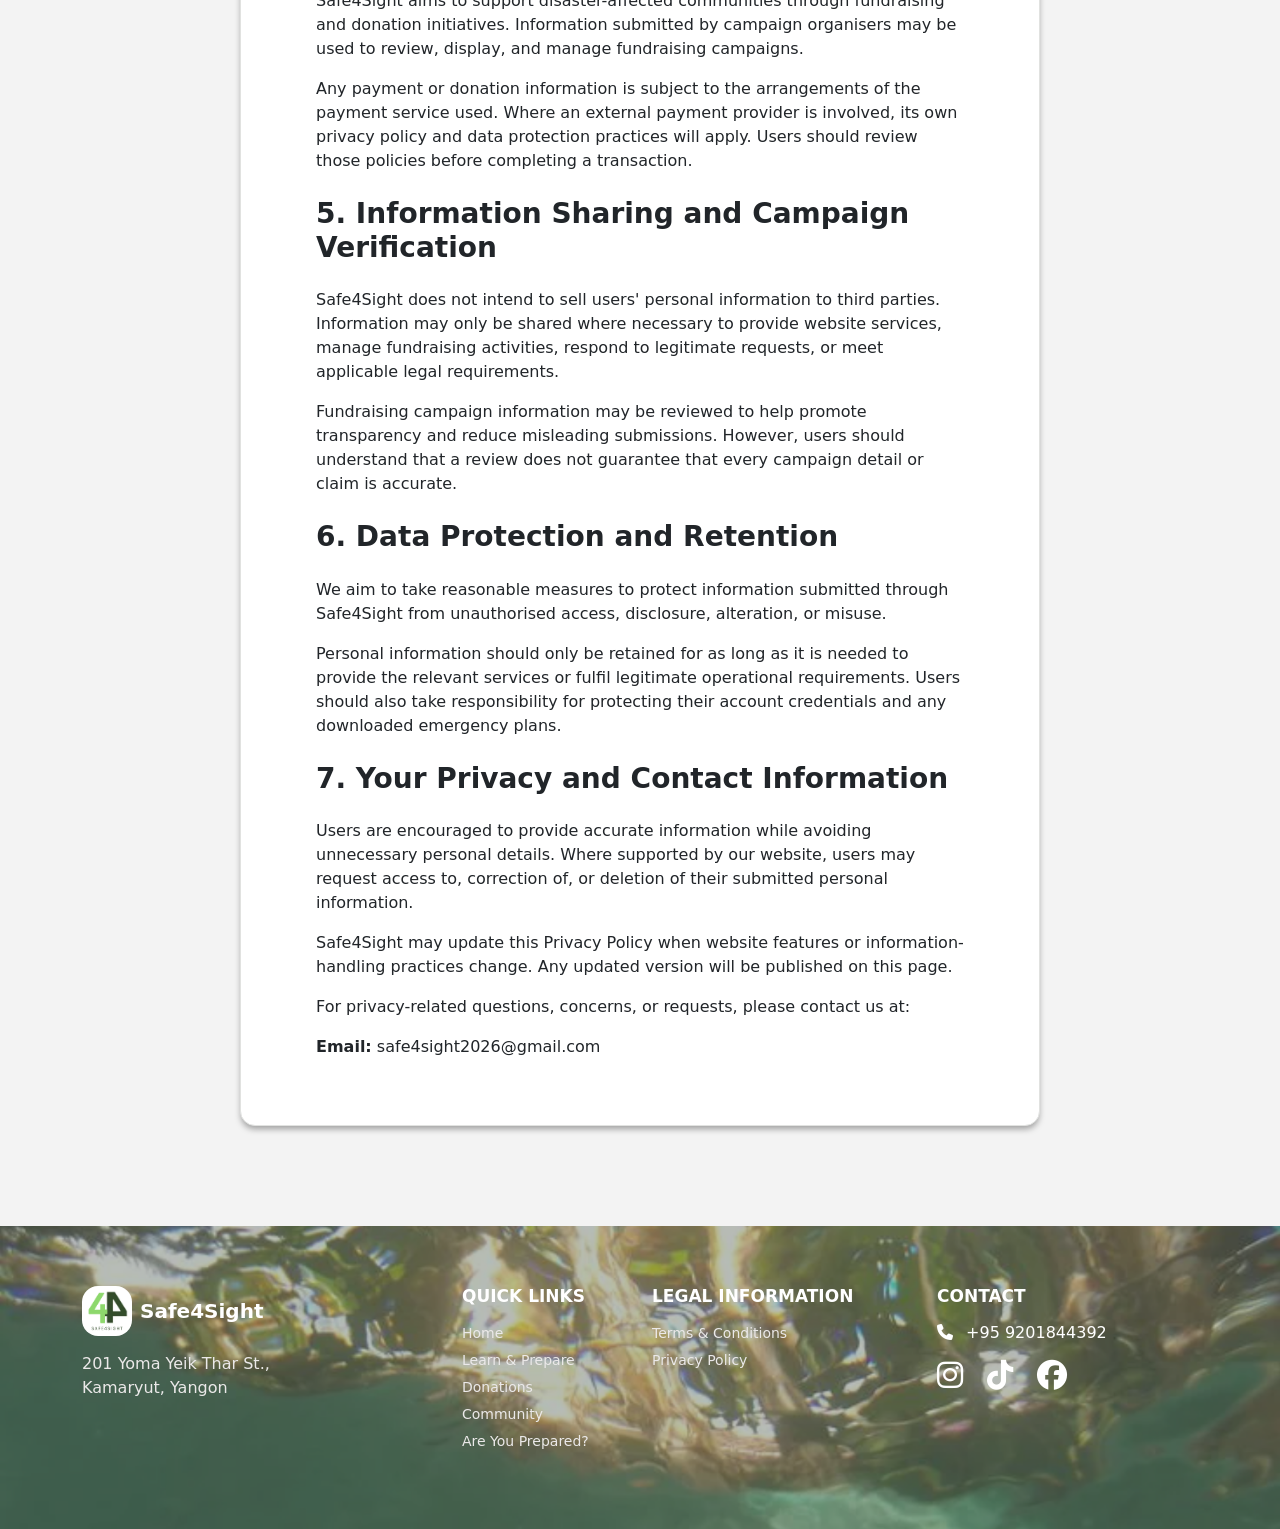
<file: privacy_policy.html>
<!DOCTYPE html>
<html lang="en">
<head>
    <link rel="icon" href="Images/icon_transparent.png">
    <meta charset="UTF-8">
    <meta name="viewport" content="width=device-width, initial-scale=1.0">
    <title>Preparedness</title>
    <link href="https://cdn.jsdelivr.net/npm/bootstrap@5.3.8/dist/css/bootstrap.min.css" rel="stylesheet" integrity="sha384-sRIl4kxILFvY47J16cr9ZwB07vP4J8+LH7qKQnuqkuIAvNWLzeN8tE5YBujZqJLB" crossorigin="anonymous">
    <script src="https://cdn.jsdelivr.net/npm/bootstrap@5.3.8/dist/js/bootstrap.bundle.min.js" integrity="sha384-FKyoEForCGlyvwx9Hj09JcYn3nv7wiPVlz7YYwJrWVcXK/BmnVDxM+D2scQbITxI" crossorigin="anonymous"></script>
    <link rel="stylesheet" href="https://cdnjs.cloudflare.com/ajax/libs/font-awesome/6.4.0/css/all.min.css">
    <link rel="stylesheet" href="style.css">
</head>
<body style="background-color: rgb(243, 243, 243);">
    <nav class="navbar navbar-expand-lg color3bg topnavbar">
        <div class="container d-flex align-items-center justify-content-between">
            <div class="azure">
                <i class="fa-solid fa-phone me-2"></i>
                +95 9201844392
            </div>
            <a class="navbar-brand d-flex align-items-center" href="index.html">
                <img src="Images/icon.png" alt="Safe4Sight logo" height="50" class="rounded-4 me-3">
                <div class="azure">
                    <h4 class="mb-0">Safe4Sight</h4>
                </div>
            </a>
            <div class="d-flex">
                <button type="button" class="btn me-2 azure" data-bs-toggle="modal" data-bs-target="#logIn">Log In</button>
                <button type="button" class="btn azure" data-bs-toggle="modal" data-bs-target="#signUp">Sign Up</button>
            </div>
        </div>
    </nav>
    <div class="modal fade" id="logIn">
            <div class="modal-dialog modal-md modal-dialog-centered">
                <div class="modal-content">
                    <div class="modal-header">
                        <h4 class="modal-title">Log into your Account</h4>
                        <button type="button" class="btn-close" data-bs-dismiss="modal"></button>
                    </div>
                    <div class="modal-body">
                        <form>
                            <div class="mb-4">
                            <label class="form-label fw-semibold">Username / Email</label>
                            <div class="input-group">
                                <span class="input-group-text bg-white"><i class="fa-solid fa-user color2"></i></span>
                                <input type="text" class="form-control" placeholder="Type your username / email">
                            </div>
                        </div>

                        <div class="mb-3">
                            <label class="form-label fw-semibold">Password</label>
                            <div class="input-group">
                                <span class="input-group-text bg-white"><i class="fa-solid fa-key color2"></i></span>
                                <input type="password" class="form-control" placeholder="Type your passwword">
                            </div>
                        </div>
                        <button type="button" class="btn text-white mb-3" style="background-color: #618764;" onclick="loggedIn()">
                            Log In
                        </button>
                        <div class="alert alert-success d-none" id="loggedIn">Logged in successfully!</div>
                        </form>
                    </div>
                    <div class="modal-footer">
                        <p>Don't have an account? <a href="#" data-bs-toggle="modal" data-bs-target="#signUp" style="text-decoration: none;">Sign Up Now</a></p>
                    </div>
                </div>
            </div>
        </div>

        <div class="modal fade" id="signUp">
            <div class="modal-dialog modal-md modal-dialog-centered">
                <div class="modal-content">
                    <div class="modal-header">
                        <h4 class="modal-title">Create an Account</h4>
                        <button type="button" class="btn-close" data-bs-dismiss="modal"></button>
                    </div>
                    <div class="modal-body">
                        <form>
                            <div class="mb-4">
                                <label class="form-label fw-semibold">Username</label>
                                <div class="input-group">
                                    <span class="input-group-text bg-white"><i class="fa-solid fa-user color2"></i></span>
                                    <input type="text" class="form-control" placeholder="Type your username">
                                </div>
                            </div>

                            <div class="mb-4">
                                <label class="form-label fw-semibold">Email</label>
                                <div class="input-group">
                                    <span class="input-group-text bg-white"><i class="fa-solid fa-envelope color2"></i></span>
                                    <input type="text" class="form-control" placeholder="Type your email">
                                </div>
                            </div>

                            <div class="mb-3">
                                <label class="form-label fw-semibold">Password</label>
                                <div class="input-group">
                                    <span class="input-group-text bg-white"><i class="fa-solid fa-key color2"></i></span>
                                    <input type="password" class="form-control" placeholder="Type your passwword">
                                </div>
                            </div>
                            <button type="button" class="btn text-white mb-3" style="background-color: #618764;" onclick="accountCreated()">
                            Sign Up
                            </button>
                            <div class="alert alert-success d-none" id="accountCreated">Account created successfully!</div>
                        </form>
                        
                        
                    </div>
                    <div class="modal-footer">
                        <p>Already have an account? <a href="#" data-bs-toggle="modal" data-bs-target="#logIn" style="text-decoration: none;">Login</a></p>
                    </div>
                </div>
            </div>
        </div>

    <div class="sticky-nav">
        <nav class="navbar navbar-dark navbar-expand-lg color3bg bottomnavbar">
            <div class="container d-flex align-items-center justify-content-between">
                <div class="collapse navbar-collapse" id="menu">
                    <ul class="navbar-nav">
                        <li class="nav-item dropdown">
                            <a class="nav-link azure dropdown-toggle" role="button" data-bs-toggle="dropdown">Learn & Prepare</a>
                            <ul class="dropdown-menu text-center">
                                <li><a class="dropdown-item" href="earthquake.html">Earthquakes</a></li>
                                <li><a class="dropdown-item" href="storm.html">Storms</a></li>
                            </ul>
                        </li>
                        <li class="nav-item dropdown">
                            <a class="nav-link azure dropdown-toggle" role="button" data-bs-toggle="dropdown">Community</a>
                            <ul class="dropdown-menu text-center">
                                <li><a class="dropdown-item" href="donation.html">Donation</a></li>
                                <li><a class="dropdown-item" href="community.html">Forum</a></li>
                            </ul>
                        </li>
                        <li class="nav-item"><a href="preparedness_checker.html" class="nav-link azure">Are You Prepared?</a></li>
                    </ul>
                </div>
                <button class="navbar-toggler" type="button" data-bs-toggle="collapse" data-bs-target="#menu">
                    <span class="navbar-toggler-icon"></span>
                </button>
            </div>
        </nav>
    </div>
    
    <section id="privacy-policy" class="container privacy-policy">

        <h1 class="mb-4">Privacy Policy</h1>
        <p>At Safe4Sight, we value your privacy and are committed to protecting the personal information you share with us. This Privacy Policy explains what information may be collected through our website,
            how it is used, and how we aim to keep it safe while providing disaster preparedness resources and community support.</p>
        <p><strong>Last updated:</strong> 15/11/2026</p>


        <h3 class="mt-4 mb-4">1. Information We Collect</h3>
        <p>Safe4Sight may collect information that you voluntarily provide while using our website. This may include:</p>
        <ul>
            <li>Basic account information, such as your name and email address.</li>
            <li>Household information provided through emergency preparedness assessments.</li>
            <li>Emergency contact details and evacuation information entered into family emergency plans.</li>
            <li>Information submitted when creating or supporting a fundraising campaign.</li>
            <li>Messages, feedback, or enquiries submitted through our community features.</li>
        </ul>
        <p>We only aim to collect information that is relevant to providing our website's services. Please avoid sharing sensitive information that is not necessary.</p>


        <h3 class="mt-4 mb-4">2. How We Use Your Information</h3>
        <p>The information collected through Safe4Sight is intended to improve disaster awareness, preparedness, and community participation. We may use submitted information to:</p>
        <ul>
            <li>Generate personalised household disaster preparedness assessments.</li>
            <li>Help users create and organise their family emergency plans.</li>
            <li>Manage user accounts and provide access to website features.</li>
            <li>Review fundraising submissions and provide campaign information.</li>
            <li>Respond to enquiries, feedback, and community contributions.</li>
            <li>Improve the usability and effectiveness of our website.</li>
        </ul>


        <h3 class="mt-4 mb-4">3. Emergency Plans and Personal Information</h3>
        <p>Safe4Sight provides tools that allow users to create household emergency plans containing information such as home locations, emergency contacts, evacuation routes, and important supply locations.</p>
        <p>Since this information may be sensitive, users should only provide details they are comfortable sharing. We encourage users to keep their completed emergency plans in a secure location and avoid sharing them publicly.</p>


        <h3 class="mt-4 mb-4">4. Fundraising and Donation Information</h3>
        <p>Safe4Sight aims to support disaster-affected communities through fundraising and donation initiatives. Information submitted by campaign organisers may be used to review, display, and manage fundraising campaigns.</p>
        <p>Any payment or donation information is subject to the arrangements of the payment service used. Where an external payment provider is involved, its own privacy policy and data protection practices will apply. Users should review those policies before completing a transaction.</p>


        <h3 class="mt-4 mb-4">5. Information Sharing and Campaign Verification</h3>
        <p>Safe4Sight does not intend to sell users' personal information to third parties. Information may only be shared where necessary to provide website services, manage fundraising activities, respond to legitimate requests, or meet applicable legal requirements.</p>
        <p>Fundraising campaign information may be reviewed to help promote transparency and reduce misleading submissions. However, users should understand that a review does not guarantee that every campaign detail or claim is accurate.</p>


        <h3 class="mt-4 mb-4">6. Data Protection and Retention</h3>
        <p>We aim to take reasonable measures to protect information submitted through Safe4Sight from unauthorised access, disclosure, alteration, or misuse.</p>
        <p>Personal information should only be retained for as long as it is needed to provide the relevant services or fulfil legitimate operational requirements. Users should also take responsibility for protecting their account credentials and any downloaded emergency plans.</p>


        <h3 class="mt-4 mb-4">7. Your Privacy and Contact Information</h3>
        <p>Users are encouraged to provide accurate information while avoiding unnecessary personal details. Where supported by our website, users may request access to, correction of, or deletion of their submitted personal information.</p>
        
        <p>Safe4Sight may update this Privacy Policy when website features or information-handling practices change. Any updated version will be published on this page.</p>
        <p>For privacy-related questions, concerns, or requests, please contact us at:</p>
        <p><strong>Email:</strong> safe4sight2026@gmail.com</p>
    </section>
    
    

    <footer class="site-footer">
        <div class="container">
            <div class="row">
                <div class="col-md-4">
                    <div class="d-flex align-items-center mb-3">
                        <img src="Images/icon.png" alt="logo" width="50px" class="me-2 rounded-4">
                        <h5 class="mb-0">Safe4Sight</h5>
                    </div>
                    <p class="footer-address mb-3">201 Yoma Yeik Thar St.,<br>Kamaryut, Yangon</p>
                </div>
 
                <div class="col-md-2">
                    <h6 class="footer-heading">QUICK LINKS</h6>
                    <ul class="list-unstyled footer-links">
                        <li><a href="index.html">Home</a></li>
                        <li><a href="earthquake.html">Learn & Prepare</a></li>
                        <li><a href="donation.html">Donations</a></li>
                        <li><a href="community.html">Community</a></li>
                        <li><a href="preparedness_checker.html">Are You Prepared?</a></li>
                    </ul>
                </div>
 
                <div class="col-md-3">
                    <h6 class="footer-heading">LEGAL INFORMATION</h6>
                    <ul class="list-unstyled footer-links">
                    <li><a href="terms_and_conditions.html">Terms & Conditions</a></li>
                    <li><a href="privacy_policy.html">Privacy Policy</a></li>
                    </ul>
                </div>
 
                <div class="col-md-3">
                    <h6 class="footer-heading">CONTACT</h6>
                    <div>
                        <i class="fa-solid fa-phone me-2"></i>
                        +95 9201844392
                    </div>
 
                    <div class="social-links mt-2">
                    <a href="#">
                        <i class="fa-brands fa-instagram me-4"></i>
                    </a>
                    <a href="#">
                        <i class="fa-brands fa-tiktok me-4"></i>
                    </a>
                    <a href="#">
                        <i class="fa-brands fa-facebook"></i>
                    </a>
                    </div>
                </div>
            </div>
        </div>
    </footer>
</body>
</html>
</file>
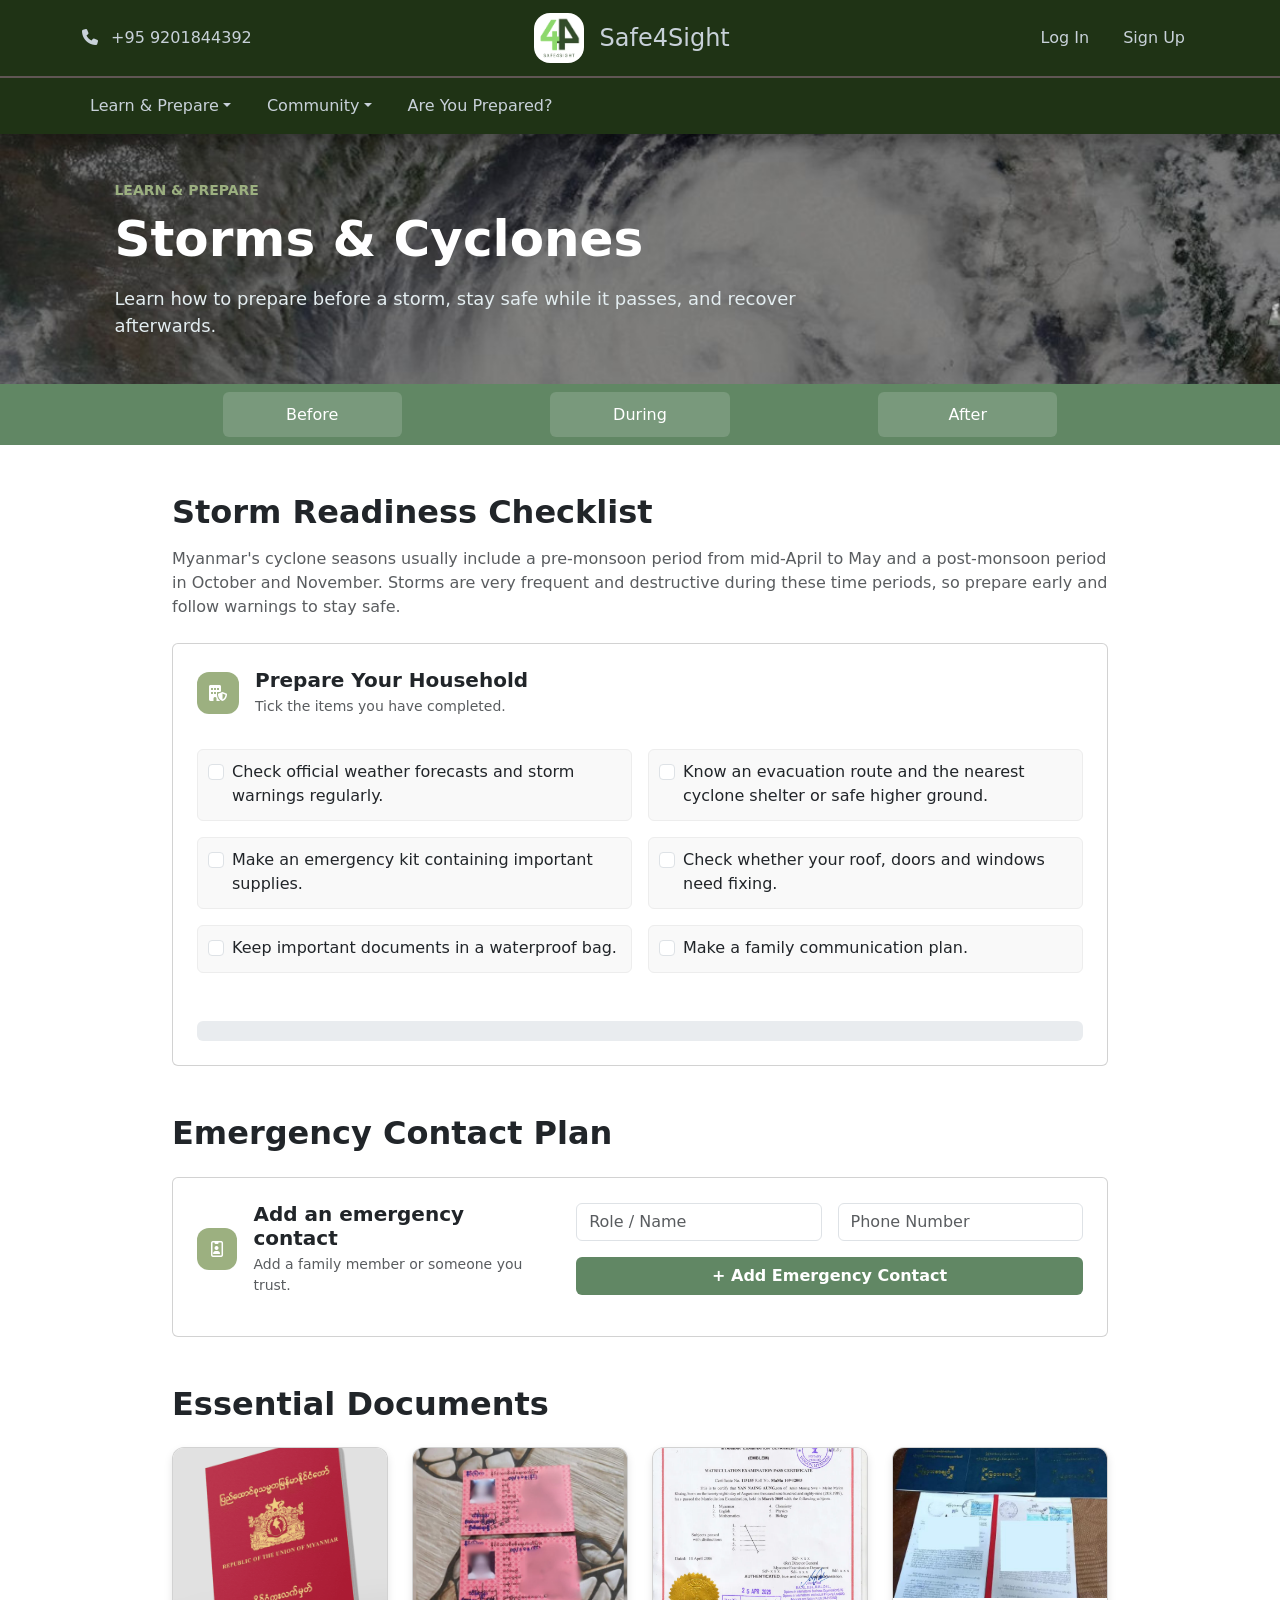
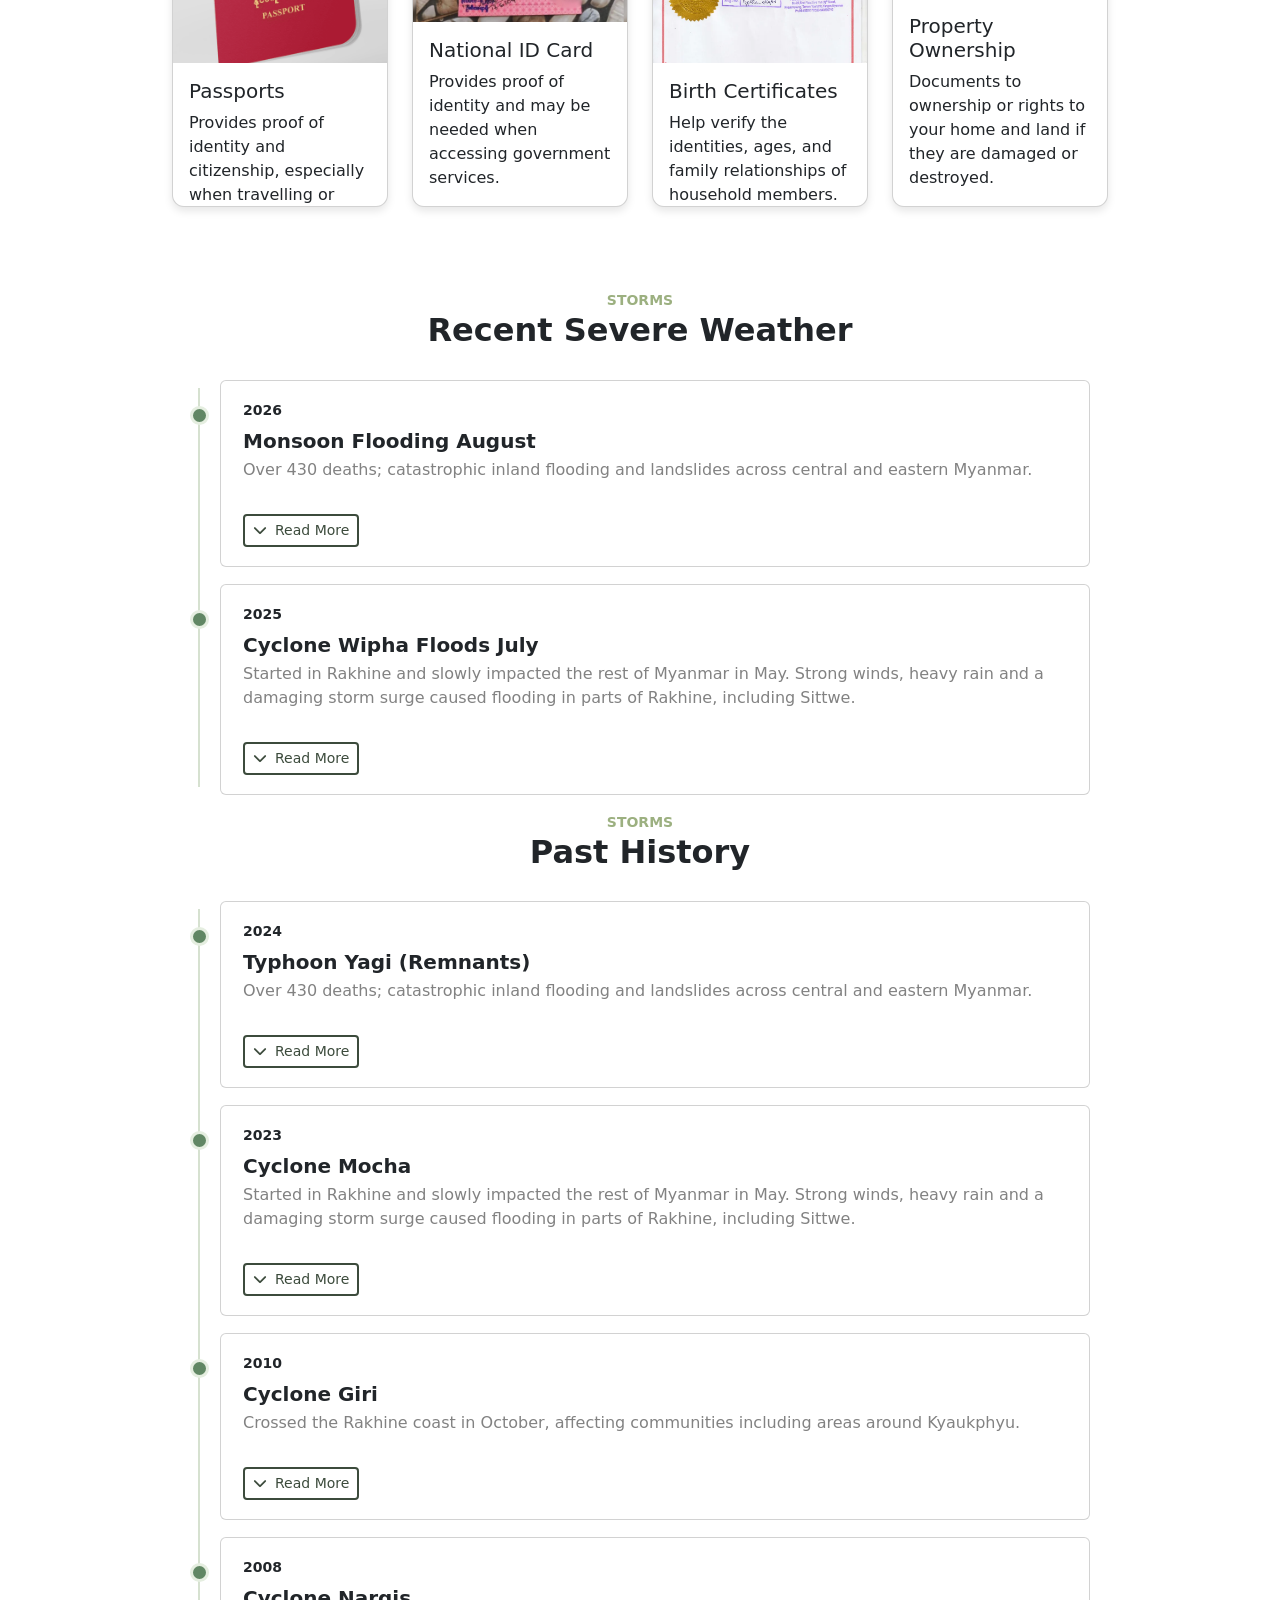
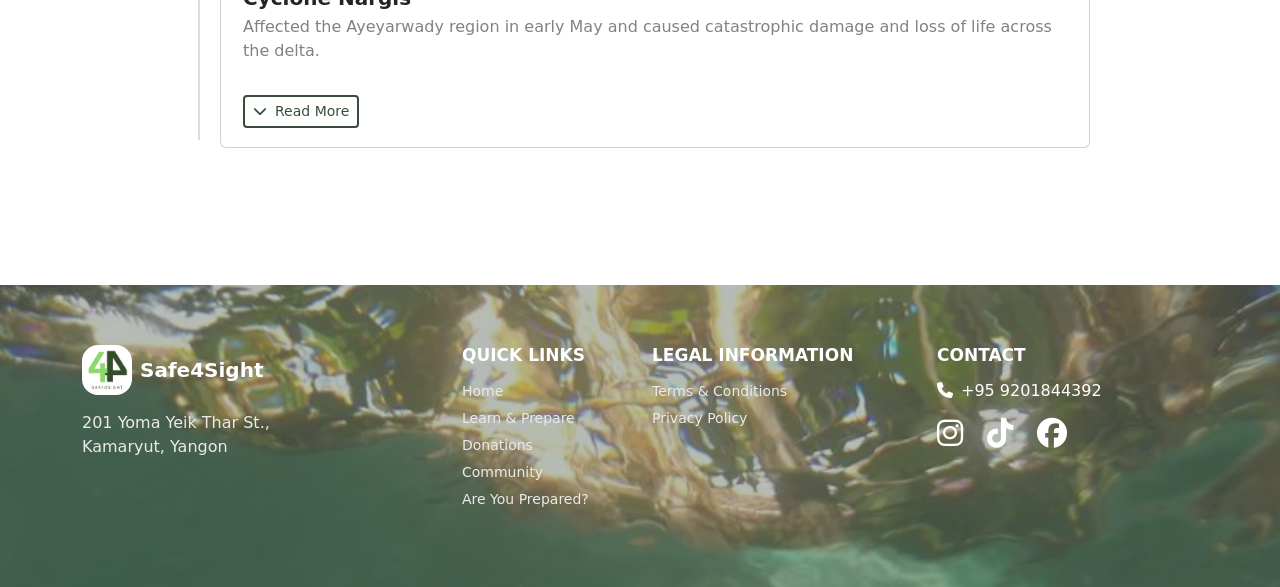
<file: storm.html>
<!DOCTYPE html>
<html lang="en">
<head>
    <meta charset="UTF-8">
    <meta name="viewport" content="width=device-width, initial-scale=1.0">
    <title>Storm</title>
    <link rel="icon" href="Images/icon_transparent.png">
    <link href="https://cdn.jsdelivr.net/npm/bootstrap@5.3.8/dist/css/bootstrap.min.css" rel="stylesheet" integrity="sha384-sRIl4kxILFvY47J16cr9ZwB07vP4J8+LH7qKQnuqkuIAvNWLzeN8tE5YBujZqJLB" crossorigin="anonymous">
    <script src="https://cdn.jsdelivr.net/npm/bootstrap@5.3.8/dist/js/bootstrap.bundle.min.js" integrity="sha384-FKyoEForCGlyvwx9Hj09JcYn3nv7wiPVlz7YYwJrWVcXK/BmnVDxM+D2scQbITxI" crossorigin="anonymous"></script>
    <link rel="stylesheet" href="https://cdnjs.cloudflare.com/ajax/libs/font-awesome/6.4.0/css/all.min.css">
    <link rel="stylesheet" href="style.css">
</head>

<body>
    <nav class="navbar navbar-expand-lg color3bg topnavbar">
        <div class="container d-flex align-items-center justify-content-between">
            <div class="azure">
                <i class="fa-solid fa-phone me-2"></i>
                +95 9201844392
            </div>
            <a class="navbar-brand d-flex align-items-center" href="index.html">
                <img src="Images/icon.png" alt="Safe4Sight logo" height="50" class="rounded-4 me-3">
                <div class="azure">
                    <h4 class="mb-0">Safe4Sight</h4>
                </div>
            </a>
            <div class="d-flex">
                <button type="button" class="btn me-2 azure" data-bs-toggle="modal" data-bs-target="#logIn">Log In</button>
                <button type="button" class="btn azure" data-bs-toggle="modal" data-bs-target="#signUp">Sign Up</button>
            </div>
        </div>
    </nav>
    <div class="modal fade" id="logIn">
            <div class="modal-dialog modal-md modal-dialog-centered">
                <div class="modal-content">
                    <div class="modal-header">
                        <h4 class="modal-title">Log into your Account</h4>
                        <button type="button" class="btn-close" data-bs-dismiss="modal"></button>
                    </div>
                    <div class="modal-body">
                        <form>
                            <div class="mb-4">
                            <label class="form-label fw-semibold">Username / Email</label>
                            <div class="input-group">
                                <span class="input-group-text bg-white"><i class="fa-solid fa-user color2"></i></span>
                                <input type="text" class="form-control" placeholder="Type your username / email">
                            </div>
                        </div>

                        <div class="mb-3">
                            <label class="form-label fw-semibold">Password</label>
                            <div class="input-group">
                                <span class="input-group-text bg-white"><i class="fa-solid fa-key color2"></i></span>
                                <input type="password" class="form-control" placeholder="Type your passwword">
                            </div>
                        </div>
                        <button type="button" class="btn text-white mb-3" style="background-color: #618764;" onclick="loggedIn()">
                            Log In
                        </button>
                        <div class="alert alert-success d-none" id="loggedIn">Logged in successfully!</div>
                        </form>
                    </div>
                    <div class="modal-footer">
                        <p>Don't have an account? <a href="#" data-bs-toggle="modal" data-bs-target="#signUp" style="text-decoration: none;">Sign Up Now</a></p>
                    </div>
                </div>
            </div>
        </div>

        <div class="modal fade" id="signUp">
            <div class="modal-dialog modal-md modal-dialog-centered">
                <div class="modal-content">
                    <div class="modal-header">
                        <h4 class="modal-title">Create an Account</h4>
                        <button type="button" class="btn-close" data-bs-dismiss="modal"></button>
                    </div>
                    <div class="modal-body">
                        <form>
                            <div class="mb-4">
                                <label class="form-label fw-semibold">Username</label>
                                <div class="input-group">
                                    <span class="input-group-text bg-white"><i class="fa-solid fa-user color2"></i></span>
                                    <input type="text" class="form-control" placeholder="Type your username">
                                </div>
                            </div>

                            <div class="mb-4">
                                <label class="form-label fw-semibold">Email</label>
                                <div class="input-group">
                                    <span class="input-group-text bg-white"><i class="fa-solid fa-envelope color2"></i></span>
                                    <input type="text" class="form-control" placeholder="Type your email">
                                </div>
                            </div>

                            <div class="mb-3">
                                <label class="form-label fw-semibold">Password</label>
                                <div class="input-group">
                                    <span class="input-group-text bg-white"><i class="fa-solid fa-key color2"></i></span>
                                    <input type="password" class="form-control" placeholder="Type your passwword">
                                </div>
                            </div>
                            <button type="button" class="btn text-white mb-3" style="background-color: #618764;" onclick="accountCreated()">
                            Sign Up
                            </button>
                            <div class="alert alert-success d-none" id="accountCreated">Account created successfully!</div>
                        </form>
                        
                        
                    </div>
                    <div class="modal-footer">
                        <p>Already have an account? <a href="#" data-bs-toggle="modal" data-bs-target="#logIn" style="text-decoration: none;">Login</a></p>
                    </div>
                </div>
            </div>
        </div>

    <div class="sticky-nav">
        <nav class="navbar navbar-dark navbar-expand-lg color3bg bottomnavbar">
            <div class="container d-flex align-items-center justify-content-between">
                <div class="collapse navbar-collapse" id="menu">
                    <ul class="navbar-nav">
                        <li class="nav-item dropdown">
                            <a class="nav-link azure dropdown-toggle" role="button" data-bs-toggle="dropdown">Learn & Prepare</a>
                            <ul class="dropdown-menu text-center">
                                <li><a class="dropdown-item" href="earthquake.html">Earthquakes</a></li>
                                <li><a class="dropdown-item" href="storm.html">Storms</a></li>
                            </ul>
                        </li>
                        <li class="nav-item dropdown">
                            <a class="nav-link azure dropdown-toggle" role="button" data-bs-toggle="dropdown">Community</a>
                            <ul class="dropdown-menu text-center">
                                <li><a class="dropdown-item" href="donation.html">Donation</a></li>
                                <li><a class="dropdown-item" href="community.html">Forum</a></li>
                            </ul>
                        </li>
                        <li class="nav-item"><a href="preparedness_checker.html" class="nav-link azure">Are You Prepared?</a></li>
                    </ul>
                </div>
                <button class="navbar-toggler" type="button" data-bs-toggle="collapse" data-bs-target="#menu">
                    <span class="navbar-toggler-icon"></span>
                </button>
            </div>
        </nav>
    </div>

    <div class="hero-storm">
        <div class="container">
            <div class="hero-toptext-storm color1 mb-2">LEARN & PREPARE</div>
            <h1 class="fw-bold">Storms & Cyclones</h1>
            <p class="mt-3 mb-0" id="beforeduringafter-text">Learn how to prepare before a storm, stay safe while it passes, and recover afterwards.</p>
        </div>
    </div>

    <div class="beforeduringafterbtn-container py-2">
        <div class="container">
            <div class="row g-2 justify-content-evenly">
                <div class="col-4 col-md-3 col-lg-2">
                    <button type="button" class="btn beforeduringafterbtn w-100" onclick="showPage('before')">Before</button>
                </div>
                <div class="col-4 col-md-3 col-lg-2">
                    <button type="button" class="btn beforeduringafterbtn w-100" onclick="showPage('during')">During</button>
                </div>
                <div class="col-4 col-md-3 col-lg-2">
                    <button type="button" class="btn beforeduringafterbtn w-100" onclick="showPage('after')">After</button>
                </div>
            </div>
        </div>
    </div>

    <div id="before" style="margin-bottom: 50px;">
        <div class="container mt-5 " style="width: 75%;">
            <h2 class="fw-bold mb-3">Storm Readiness Checklist</h2>
            <p class="text-muted mb-4">Myanmar's cyclone seasons usually include a pre-monsoon period from mid-April to May and a post-monsoon period in October and November. Storms are very frequent and destructive during these time periods, so prepare early and follow warnings to stay safe.</p>
            <div class="card p-4">
                <div class="readiness-header">
                    <div class="readiness-icon"><i class="fa-solid fa-building-shield"></i></div>
                    <div>
                        <h5 class="p-0 m-0 ms-3 mb-1 fw-bold">Prepare Your Household</h5>
                        <p class="p-0 m-0 ms-3 text-muted" style="font-size: 14px;">Tick the items you have completed.</p>
                    </div>
                </div>

                <div class="row g-3 mt-3">
                    <div class="col-md-6">
                        <div class="card readiness-card">
                            <div class="form-check">
                                <input class="form-check-input readiness-checkbox" type="checkbox" id="stormCheck1">
                                <label class="form-check-label" for="stormCheck1">Check official weather forecasts and storm warnings regularly.</label>
                            </div>
                        </div>
                    </div>
                    <div class="col-md-6">
                        <div class="card readiness-card">
                            <div class="form-check">
                                <input class="form-check-input readiness-checkbox" type="checkbox" id="stormCheck2">
                                <label class="form-check-label" for="stormCheck2">Know an evacuation route and the nearest cyclone shelter or safe higher ground.</label>
                            </div>
                        </div>
                    </div>
                    <div class="col-md-6">
                        <div class="card readiness-card">
                            <div class="form-check">
                                <input class="form-check-input readiness-checkbox" type="checkbox" id="stormCheck3">
                                <label class="form-check-label" for="stormCheck3">Make an emergency kit containing important supplies.</label>
                            </div>
                        </div>
                    </div>
                    <div class="col-md-6">
                        <div class="card readiness-card">
                            <div class="form-check">
                                <input class="form-check-input readiness-checkbox" type="checkbox" id="stormCheck4">
                                <label class="form-check-label" for="stormCheck4">Check whether your roof, doors and windows need fixing.</label>
                            </div>
                        </div>
                    </div>
                    <div class="col-md-6">
                        <div class="card readiness-card">
                            <div class="form-check">
                                <input class="form-check-input readiness-checkbox" type="checkbox" id="stormCheck5">
                                <label class="form-check-label" for="stormCheck5">Keep important documents in a waterproof bag.</label>
                            </div>
                        </div>
                    </div>
                    <div class="col-md-6">
                        <div class="card readiness-card">
                            <div class="form-check">
                                <input class="form-check-input readiness-checkbox" type="checkbox" id="stormCheck6">
                                <label class="form-check-label" for="stormCheck6">Make a family communication plan.</label>
                            </div>
                        </div>
                    </div>
                </div>

                <div class="progress mt-5" style="height: 20px;">
                    <div class="progress-bar color2bg" style="width: 0%;" id="readiness-progress">0%</div>
                </div>
            </div>

            <h2 class="fw-bold mt-5 mb-4 ">Emergency Contact Plan</h2>
            <div class="card p-4 ">
                <div class="row align-items-center">
                    <div class="col-lg-5">
                        <div class="readiness-header mb-3">
                            <div class="readiness-icon"><i class="fa-regular fa-id-badge"></i></div>
                            <div>
                                <h5 class="p-0 m-0 ms-3 mb-1 fw-bold">Add an emergency contact</h5>
                                <p class="p-0 m-0 ms-3 text-muted" style="font-size: 14px;">Add a family member or someone you trust.</p>
                            </div>
                        </div>
                    </div>
                    <div class="col-lg-7">
                        <form id="contactForm">
                            <div class="row g-3 mb-3">
                                <div class="col-md-6">
                                    <input type="text" class="form-control" placeholder="Role / Name" id="contactName">
                                </div>
                                <div class="col-md-6">
                                    <input type="number" class="form-control" placeholder="Phone Number" id="contactPhone">
                                </div>
                            </div>
                            <button type="button" class="btn w-100 color2bg color2bghover text-white fw-bold" onclick="addItem()">+ Add Emergency Contact</button>
                        </form>
                        <div id="contactList" class="mt-3"></div>
                    </div>
                </div>
            </div>

            <h2 class="fw-bold mt-5 mb-4 ">Essential Documents</h2>
            <div class="row ">
                <div class="col-lg-3 col-md-6 col-sm-12">
                    <div class="card document-card">
                        <img src="Images/passport.webp" class="card-img-top" alt="passport" style="object-fit: cover;">
                        <div class="card-body">
                            <h5 class="card-title">Passports</h5>
                            <p class="card-text">Provides proof of identity and citizenship, especially when travelling or relocating.</p>
                        </div>
                    </div>
                </div>

                <div class="col-lg-3 col-md-6 col-sm-12">
                    <div class="card document-card">
                        <img src="Images/national id.jpg" class="card-img-top" alt="national id" style="object-fit: cover;">
                        <div class="card-body">
                            <h5 class="card-title">National ID Card</h5>
                            <p class="card-text">Provides proof of identity and may be needed when accessing government services.</p>
                        </div>
                    </div>
                </div>

                <div class="col-lg-3 col-md-6 col-sm-12">
                    <div class="card document-card">
                        <img src="Images/birthcertificate.webp" class="card-img-top" alt="birth certificate" style="object-fit: cover;">
                        <div class="card-body">
                            <h5 class="card-title">Birth Certificates</h5>
                            <p class="card-text">Help verify the identities, ages, and family relationships of household members.</p>
                        </div>
                    </div>
                </div>

                <div class="col-lg-3 col-md-6 col-sm-12">
                    <div class="card document-card">
                        <img src="Images/property ownership.jpg" class="card-img-top" alt="property ownership documents" style="object-fit: cover;">
                        <div class="card-body">
                            <h5 class="card-title">Property Ownership</h5>
                            <p class="card-text">Documents to ownership or rights to your home and land if they are damaged or destroyed.</p>
                        </div>
                    </div>
                </div>
            </div>

            <!--<div class="history-section">
                <div class="text-center ">
                    <div class="hero-toptext-storm color1">STORMS</div>
                    <h2 class="fw-bold">Past History</h2>
                </div>
                <div class="history-list">
                    <div class="card history-item ">
                        <span class="history-year">2023</span>
                        <h5>Cyclone Mocha</h5>
                        <p>Started in Rakhine and slowly impacted the rest of Myanmar in May. Strong winds, heavy rain and a damaging storm surge caused flooding in parts of Rakhine, including Sittwe.</p>
                    </div>
                    <div class="card history-item ">
                        <span class="history-year">2010</span>
                        <h5>Cyclone Giri</h5>
                        <p>Crossed the Rakhine coast in October, affecting communities including areas around Kyaukphyu.</p>
                    </div>
                    <div class="card history-item ">
                        <span class="history-year">2008</span>
                        <h5>Cyclone Nargis</h5>
                        <p>Affected the Ayeyarwady region in early May and caused catastrophic damage and loss of life across the delta.</p>
                    </div>     
                </div>
            </div>-->
            <div class="history-section">
                <div class="text-center fade-in-element">
                    <div class="hero-toptext-storm color1">STORMS</div>
                    <h2 class="fw-bold">Recent Severe Weather</h2>
                </div>
                <div class="history-list">
                    <div class="card history-item fade-in-element">
                        <span class="history-year">2026</span>
                        <h5>Monsoon Flooding August</h5>
                        <p>Over 430 deaths; catastrophic inland flooding and landslides across central and eastern Myanmar.</p>
                        <div>
                            <button class="btn btn-sm mt-3" data-bs-toggle="collapse" data-bs-target="#morE" style="border: solid rgb(60, 75, 60) 2px; color: rgb(60, 75, 60)">
                                <i class="fas fa-chevron-down me-2"></i>Read More
                            </button>   
                        </div>
                        
                        <div class="collapse mt-4 pt-3 border-top" id="morE">
                            <div class="row">
                                <div class="col-md-7">
                                    <h6 class="fw-bold">Event Overview & Impact</h6>
                                    <p>Between late July and mid-August 2026, continuous monsoon rainfall triggered widespread flooding and landslides across 41 townships in central, lower, and western Myanmar, threatening up to 1.3 million people.</p>
                                    <div class="p-3 rounded-3 bg-light border-start border-4 border-success mt-3">
                                        <h7 class="fw-bold text-success">Impact</h7>
                                        <p>Overflowing rivers, including the Ngawun, Sittaung, Irrawaddy, and Thanlwin submerged thousands of homes, schools, roads, and farmlands. Over 63,000 people in Ayeyarwady Region alone (across Laymyethna, Hinthada, Yekyi, and Kyangin) and thousands more in Kayin State were forced into temporary flood relief camps, with dozens of casualties and missing persons reported nationwide.</p>
                                        <h7 class="mt-2 fw-bold text-success">Why It Happened</h7>
                                        <p>A persistent, pronounced monsoon trough stalled over Myanmar for weeks, dumping relentless rain onto saturated river basins and swelling major river systems past their danger levels.</p>
                                </div>
                                <div class="p-3 rounded-3 bg-light border-start border-4 border-success mt-3">
                                        <h6 class="fw-bold text-success">What should've been prepared</h6>
                                        <p><span class="text-success">River-Level Early Alerts</span>Expanding automated river-gauge warnings and local loudspeaker alerts for low-lying wards along the Ngawun, Thanlwin, and Irrawaddy rivers.</p>
                                        <p><span class="text-success">Elevated Relief Camps & Boats </span>Pre-designating flood-safe schools and monasteries on high ground, stocked with rescue boats, clean drinking water, and sanitation kits.</p>
                                        <p><span class="text-success">Agricultural & Livelihood Protection </span>Building elevated grain storage and drainage embankments to protect rice paddies and livestock from seasonal river overflow.</p>
                                </div>
                                </div>
                                     
                            <div class="col-md-5">
                                <p class="fw-bold text-success mt-2">Extreme Impact</p>
                                <img src="Images/m_storm.jpg" alt="mdy" class="img-fluid rounded-3 w-100 object-fit-cover">
                                <p class="fw-bold text-success mt-2 p-3">News Report</p>
                                <div class="card mt-2">
                                    <div class="card-img-top">
                                        <img src="Images/news.webp" alt="news" class="img-fluid rounded-3 w-100 object-fit-cover">
                                    </div>
                                    <div class="card-body">
                                        <a href="https://reliefweb.int/report/myanmar/flash-update-no-1-flooding-ayeyarwady-and-kayin-myanmar-19-august-2026">Flash Update: No. 1 – Flooding in Ayeyarwady and Kayin, Myanmar – 19 August 2026</a></li>
                                    </div>
                                </div>
                                <div class="card mt-2">
                                    <div class="card-img-top">
                                        <img src="Images/news.webp" alt="news" class="img-fluid rounded-3 w-100 object-fit-cover">
                                    </div>
                                    <div class="card-body">
                                        <a href="https://themalaysianreserve.com/2026/08/24/cholera-outbreak-kills-3-in-myanmar-hundreds-fall-ill/">Cholera outbreak kills 3 in Myanmar, hundreds fall ill</a></li>
                                    </div>
                                </div>
                            </div>
                        </div>
                            
                    </div>
                    </div>
                    <div class="card history-item fade-in-element">
                        <span class="history-year">2025</span>
                        <h5>Cyclone Wipha Floods July</h5>
                        <p>Started in Rakhine and slowly impacted the rest of Myanmar in May. Strong winds, heavy rain and a damaging storm surge caused flooding in parts of Rakhine, including Sittwe.</p>

                         <div>
                            <button class="btn btn-sm mt-3" data-bs-toggle="collapse" data-bs-target="#moRe" style="border: solid rgb(60, 75, 60) 2px; color: rgb(60, 75, 60)">
                                <i class="fas fa-chevron-down me-2"></i>Read More
                            </button>   
                        </div>
                        
                        <div class="collapse mt-4 pt-3 border-top" id="moRe">
                            <div class="row">
                                <div class="col-md-7">
                                    <h6 class="fw-bold">Event Overview & Impact</h6>
                                    <p>In late July 2025, the westward-moving remnants of Severe Tropical Storm Wipha swept across Myanmar after crossing the South China Sea, supercharging the southwest monsoon across eastern Bago, Kayin, Mon, and southern Shan States.</p>
                                    <div class="p-3 rounded-3 bg-light border-start border-4 border-success mt-3">
                                        <h7 class="fw-bold text-success">Impact</h7>
                                        <p>The storm killed at least 16 people including victims of landslides in Shan State, flooding in Taungoo, and a capsized boat on the Yangon River. Over 85,000 people were affected in Bago's Taungoo District (where rising Sittaung River waters breached a dam near Madauk), while more than 15,000 people were displaced in Hpa-an, Kayin State, and hundreds of homes and schools were destroyed by high winds and floods in Mon State.</p>
                                        <h7 class="mt-2 fw-bold text-success">Why It Happened</h7>
                                        <p>Even after weakening over land in Vietnam and Laos, Wipha's low-pressure remnants tracked west into the Bay of Bengal, pulling heavy moisture inland and triggering extreme rainfall over eastern hills and the Sittaung River basin.</p>
                                </div>
                                <div class="p-3 rounded-3 bg-light border-start border-4 border-success mt-3">
                                        <h6 class="fw-bold text-success">What should've been prepared</h6>
                                        <p><span class="text-success">Dam & Embankment Monitoring </span>Inspecting and reinforcing aging river embankments and small dams along the Sittaung River before peak monsoon storms arrive.</p>
                                        <p><span class="text-success">River & Marine Travel Bans </span>Strictly suspending small-boat river crossings in Yangon and coastal estuaries during storm-force wind advisories.</p>
                                        <p><span class="text-success">Disease Prevention in Camps </span>Rapidly deploying clean water, mosquito nets, and hygiene supplies to overcrowded relief shelters to prevent post-flood outbreaks of diarrhea and dengue.</p>
                                </div>
                                </div>
                                     
                            <div class="col-md-5">
                                <p class="fw-bold text-success mt-2">Extreme Impact</p>
                                <img src="Images/w_storm.jpg" alt="mdy" class="img-fluid rounded-3 w-100 object-fit-cover">
                                <p class="fw-bold text-success mt-2 p-3">News Report</p>
                                <div class="card mt-2">
                                    <div class="card-img-top">
                                        <img src="Images/news.webp" alt="news" class="img-fluid rounded-3 w-100 object-fit-cover">
                                    </div>
                                    <div class="card-body">
                                        <a href="https://www.gnlm.com.mm/typhoon-wipha-may-cause-heavy-rain-flood-but-not-as-severe-as-yagi/">Typhoon Wipha may bring rain, floods, but less severe than Yagi</a></li>
                                    </div>
                                </div>
                                <div class="card mt-2">
                                    <div class="card-img-top">
                                        <img src="Images/news.webp" alt="news" class="img-fluid rounded-3 w-100 object-fit-cover">
                                    </div>
                                    <div class="card-body">
                                        <a href="https://ahacentre.org/weekly-disaster-update/weekly-disaster-update-14-20-july-2025/">WEEKLY DISASTER UPDATE 14 – 20 July 2025</a></li>
                                    </div>
                                </div>
                            </div>
                        </div>
                            
                    </div>
                    </div> 
                </div>

                <div class="text-center fade-in-element">
                    <div class="hero-toptext-storm color1">STORMS</div>
                    <h2 class="fw-bold">Past History</h2>
                </div>
                <div class="history-list">
                    <div class="card history-item fade-in-element">
                        <span class="history-year">2024</span>
                        <h5>Typhoon Yagi (Remnants)</h5>
                        <p>Over 430 deaths; catastrophic inland flooding and landslides across central and eastern Myanmar.</p>
                        <div>
                            <button class="btn btn-sm mt-3" data-bs-toggle="collapse" data-bs-target="#more1" style="border: solid rgb(60, 75, 60) 2px; color: rgb(60, 75, 60)">
                                <i class="fas fa-chevron-down me-2"></i>Read More
                            </button>   
                        </div>
                        
                        <div class="collapse mt-4 pt-3 border-top" id="more1">
                            <div class="row">
                                <div class="col-md-7">
                                    <h6 class="fw-bold">Event Overview & Impact</h6>
                                    <p>In September 2024, the remnants of Super Typhoon Yagi swept inland across central and eastern Myanmar, unleashing days of torrential monsoon rain. The resulting flash floods and landslides devastated communities far from the coast, affecting over one million people.</p>
                                    <div class="p-3 rounded-3 bg-light border-start border-4 border-success mt-3">
                                        <h7 class="fw-bold text-success">Impact</h7>
                                        <p>The floods claimed over 430 lives, left dozens missing, and submerged hundreds of thousands of homes, schools, and farmlands across Nay Pyi Taw, Mandalay, Shan, Kayah, and Bago, destroying vital rice crops and washing away roads and bridges.</p>
                                        <h7 class="mt-2 fw-bold text-success">Why It Happened</h7>
                                        <p>After making landfall in Vietnam as a super typhoon, Yagi's remnant low-pressure system interacted with an active southwest monsoon trough over Myanmar, dumping extreme, continuous rainfall onto already saturated river basins and steep mountain slopes.</p>
                                </div>
                                <div class="p-3 rounded-3 bg-light border-start border-4 border-success mt-3">
                                        <h6 class="fw-bold text-success">What should've been prepared</h6>
                                        <p><span class="text-success">Inland Flood Warnings</span>Extending severe storm alerts and early evacuation orders to inland river valleys and highland towns not just coastal areas.</p>
                                        <p><span class="text-success">High-Ground Evacuation Routes </span>Mapping clear, accessible upland shelters for low-lying villages near rivers and dams before monsoon peaks.</p>
                                        <p><span class="text-success">Waterproof Go-Bags & Boat Access </span>Pre-positioning rescue boats, life jackets, and sealed dry rations in flood-prone townships.</p>
                                </div>
                                </div>
                                     
                            <div class="col-md-5">
                                <p class="fw-bold text-success mt-2">Extreme Impact</p>
                                <img src="Images/t_storm.jpg" alt="mdy" class="img-fluid rounded-3 w-100 object-fit-cover">
                                <p class="fw-bold text-success mt-2 p-3">News Report</p>
                                <div class="card mt-2">
                                    <div class="card-img-top">
                                        <img src="Images/news.webp" alt="news" class="img-fluid rounded-3 w-100 object-fit-cover">
                                    </div>
                                    <div class="card-body">
                                        <a href="https://www.bbc.com/news/articles/cx2kkdpnyp4o">Over 100 dead in Myanmar floods after Typhoon Yagi hits</a></li>
                                    </div>
                                </div>
                                <div class="card mt-2">
                                    <div class="card-img-top">
                                        <img src="Images/news.webp" alt="news" class="img-fluid rounded-3 w-100 object-fit-cover">
                                    </div>
                                    <div class="card-body">
                                        <a href="https://reliefweb.int/report/myanmar/myanmar-floods-typhoon-yagi-final-report-mdrmm021">Myanmar | Floods Typhoon Yagi - Final Report (MDRMM021)</a></li>
                                    </div>
                                </div>
                            </div>
                        </div>
                            
                    </div>
                    </div>
                    <div class="card history-item fade-in-element">
                        <span class="history-year">2023</span>
                        <h5>Cyclone Mocha</h5>
                        <p>Started in Rakhine and slowly impacted the rest of Myanmar in May. Strong winds, heavy rain and a damaging storm surge caused flooding in parts of Rakhine, including Sittwe.</p>

                        <div>
                            <button class="btn btn-sm mt-3" data-bs-toggle="collapse" data-bs-target="#more2" style="border: solid rgb(60, 75, 60) 2px; color: rgb(60, 75, 60)">
                                <i class="fas fa-chevron-down me-2"></i>Read More
                            </button>   
                        </div>
                        
                        <div class="collapse mt-4 pt-3 border-top" id="more2">
                            <div class="row">
                                <div class="col-md-7">
                                    <h6 class="fw-bold">Event Overview & Impact</h6>
                                    <p>On May 14, 2023, Extremely Severe Cyclonic Storm Mocha made landfall near Sittwe in Rakhine State with winds exceeding 200 km/h, before tracking inland across Chin, Magway, and Sagaing. It was one of the strongest cyclones ever recorded in the North Indian Ocean.</p>
                                    <div class="p-3 rounded-3 bg-light border-start border-4 border-success mt-3">
                                        <h7 class="fw-bold text-success">Impact</h7>
                                        <p>The storm killed at least 145 people (with higher local estimates), injured hundreds, and destroyed over 200,000 homes, schools, hospitals, and displacement camps across Rakhine and northwestern Myanmar, while severing power and telecom networks for weeks.</p>
                                        <h7 class="mt-2 fw-bold text-success">Why It Happened</h7>
                                        <p>Unusually warm sea surface temperatures in the Bay of Bengal fueled rapid intensification just before landfall, pushing a 3 to 3.5-meter storm surge directly into low-lying coastal towns and estuaries around Sittwe.</p>
                                </div>
                                <div class="p-3 rounded-3 bg-light border-start border-4 border-success mt-3">
                                        <h6 class="fw-bold text-success">What should've been prepared</h6>
                                        <p><span class="text-success">Mandatory Coastal Evacuation </span>Moving residents and vulnerable camp populations away from low-lying surge zones at least 48 hours before landfall.</p>
                                        <p><span class="text-success">Cyclone-Resistant Shelters </span>Building elevated, reinforced concrete multi-purpose shelters capable of withstanding Category 5 winds and storm surges.</p>
                                        <p><span class="text-success">Backup Communications & Water </span>Stockpiling solar chargers, satellite/radio links, and clean drinking water before saltwater contaminates local wells.</p>
                                </div>
                                </div>
                                     
                            <div class="col-md-5">
                                <p class="fw-bold text-success mt-2">Extreme Impact</p>
                                <img src="Images/c_storm.jpg" alt="mdy" class="img-fluid rounded-3 w-100 object-fit-cover">
                                <p class="fw-bold text-success mt-2 p-3">News Report</p>
                                <div class="card mt-2">
                                    <div class="card-img-top">
                                        <img src="Images/news.webp" alt="news" class="img-fluid rounded-3 w-100 object-fit-cover">
                                    </div>
                                    <div class="card-body">
                                        <a href="https://www.worldbank.org/en/country/myanmar/publication/global-rapid-post-disaster-damage-estimation-grade-report">Extremely Severe Cyclonic Storm Mocha, May 2023, Myanmar: Global Rapid Post-Disaster Damage Estimation (GRADE) Report</a></li>
                                    </div>
                                </div>
                                <div class="card mt-2">
                                    <div class="card-img-top">
                                        <img src="Images/news.webp" alt="news" class="img-fluid rounded-3 w-100 object-fit-cover">
                                    </div>
                                    <div class="card-body">
                                        <a href="https://www.voanews.com/a/cyclone-mocha-death-toll-rises-to-41-in-myanmar-s-rakhine-state/7095286.html">Cyclone Mocha Death Toll Rises to 41 in Myanmar's Rakhine State</a></li>
                                    </div>
                                </div>
                            </div>
                        </div>
                            
                    </div>
                    </div>
                    <div class="card history-item fade-in-element">
                        <span class="history-year">2010</span>
                        <h5>Cyclone Giri</h5>
                        <p>Crossed the Rakhine coast in October, affecting communities including areas around Kyaukphyu.</p>
                        <div>
                            <button class="btn btn-sm mt-3" data-bs-toggle="collapse" data-bs-target="#more3" style="border: solid rgb(60, 75, 60) 2px; color: rgb(60, 75, 60)">
                                <i class="fas fa-chevron-down me-2"></i>Read More
                            </button>   
                        </div>
                        
                        <div class="collapse mt-4 pt-3 border-top" id="more3">
                            <div class="row">
                                <div class="col-md-7">
                                    <h6 class="fw-bold">Event Overview & Impact</h6>
                                    <p>On October 22, 2010, Cyclone Giri rapidly intensified into a Category 4-equivalent storm and struck the Rakhine coast near Kyaukphyu, bringing violent winds and a massive storm surge to central Rakhine communities.</p>
                                    <div class="p-3 rounded-3 bg-light border-start border-4 border-success mt-3">
                                        <h7 class="fw-bold text-success">Impact</h7>
                                        <p>Giri killed 157 people, destroyed over 20,000 homes, and left more than 100,000 people homeless across Kyaukphyu, Myebon, Pauktaw, and Minbya, while wiping out fishing boats, paddy fields, and salt farms.</p>
                                        <h7 class="mt-2 fw-bold text-success">Why It Happened</h7>
                                        <p>Favorable upper-level winds and warm Bay of Bengal waters allowed Giri to undergo explosive intensification within 24 hours of hitting the Rakhine coastline, giving coastal villages very little time to react.</p>
                                </div>
                                <div class="p-3 rounded-3 bg-light border-start border-4 border-success mt-3">
                                        <h6 class="fw-bold text-success">What should've been prepared</h6>
                                        <p><span class="text-success">Rapid Last-Mile Alerts</span>Using sirens, mosque/monastery loudspeakers, and mobile broadcasts to warn remote coastal and island villages of sudden storm intensification.</p>
                                        <p><span class="text-success">Wind-Secure Roofing </span>Reinforcing timber homes with hurricane straps and storm shutters to prevent roofs from tearing off in extreme gusts.</p>
                                        <p><span class="text-success">Livelihood & Seed Reserves </span>Storing emergency grain, seed banks, and boat-mooring anchors so fishing and farming communities can recover quickly.</p>
                                </div>
                                </div>
                                     
                            <div class="col-md-5">
                                <p class="fw-bold text-success mt-2">Extreme Impact</p>
                                <img src="Images/g_storm.avif" alt="mdy" class="img-fluid rounded-3 w-100 object-fit-cover">
                                <p class="fw-bold text-success mt-2 p-3">News Report</p>
                                <div class="card mt-2">
                                    <div class="card-img-top">
                                        <img src="Images/news.webp" alt="news" class="img-fluid rounded-3 w-100 object-fit-cover">
                                    </div>
                                    <div class="card-body">
                                        <a href="https://reliefweb.int/map/myanmar/myanmar-cyclone-giri-path-22-23-october-2010">Myanmar: Cyclone Giri Path - 22-23 October 2010</a></li>
                                    </div>
                                </div>
                                <div class="card mt-2">
                                    <div class="card-img-top">
                                        <img src="Images/news.webp" alt="news" class="img-fluid rounded-3 w-100 object-fit-cover">
                                    </div>
                                    <div class="card-body">
                                        <a href="https://www.voanews.com/a/burma-devastated-by-cyclone-giri-106531228/166584.html">Burma Devastated by Cyclone Giri</a></li>
                                    </div>
                                </div>
                            </div>
                        </div>
                            
                    </div>
                    </div>
                    <div class="card history-item fade-in-element">
                        <span class="history-year">2008</span>
                        <h5>Cyclone Nargis</h5>
                        <p>Affected the Ayeyarwady region in early May and caused catastrophic damage and loss of life across the delta.</p>
                        <div>
                        <button class="btn btn-sm mt-3" data-bs-toggle="collapse" data-bs-target="#more4" style="border: solid rgb(60, 75, 60) 2px; color: rgb(60, 75, 60)">
                                <i class="fas fa-chevron-down me-2"></i>Read More
                            </button>   
                        </div>
                        
                        <div class="collapse mt-4 pt-3 border-top" id="more4">
                            <div class="row">
                                <div class="col-md-7">
                                    <h6 class="fw-bold">Event Overview & Impact</h6>
                                    <p>On May 2–3, 2008, Cyclone Nargis struck the low-lying Ayeyarwady Delta and Yangon, becoming the deadliest natural disaster in Myanmar's recorded history and devastating the nation's primary rice-producing region.</p>
                                    <div class="p-3 rounded-3 bg-light border-start border-4 border-success mt-3">
                                        <h7 class="fw-bold text-success">Impact</h7>
                                        <p>Nargis killed over 138,000 people, left 2.4 million people severely affected, and wiped out entire delta villages as a 3.5 to 4-meter storm surge swept miles inland destroying homes, schools, livestock, and critical agricultural land.</p>
                                        <h7 class="mt-2 fw-bold text-success">Why It Happened</h7>
                                        <p>Instead of curving north toward Bangladesh as Bay of Bengal cyclones usually do, Nargis tracked east directly into the flat, funnel-shaped Ayeyarwady Delta, where widespread mangrove deforestation left coastal communities defenseless against the storm surge.</p>
                                </div>
                                <div class="p-3 rounded-3 bg-light border-start border-4 border-success mt-3">
                                        <h6 class="fw-bold text-success">What should've been prepared</h6>
                                        <p><span class="text-success">Mangrove Restoration </span>Protecting and replanting coastal mangrove forests to act as natural barriers that absorb storm surge energy.</p>
                                        <p><span class="text-success">Elevated Community Shelters </span>Constructing raised, reinforced cyclone shelters in flat delta townships where no natural high ground exists.</p>
                                        <p><span class="text-success">Clear Public Warning Education </span>Pairing weather forecasts with plain-language instructions explaining storm surge height and where to evacuate immediately.</p>
                                </div>
                                </div>
                                     
                            <div class="col-md-5">
                                <p class="fw-bold text-success mt-2">Extreme Impact</p>
                                <img src="Images/n_storm.jpg" alt="mdy" class="img-fluid rounded-3 w-100 object-fit-cover">
                                <p class="fw-bold text-success mt-2 p-3">News Report</p>
                                <div class="card mt-2">
                                    <div class="card-img-top">
                                        <img src="Images/news.webp" alt="news" class="img-fluid rounded-3 w-100 object-fit-cover">
                                    </div>
                                    <div class="card-body">
                                        <a href="https://reliefweb.int/report/myanmar/tropical-cyclone-nargis-myanmar-2008">Tropical Cyclone Nargis Myanmar 2008</a></li>
                                    </div>
                                </div>
                                <div class="card mt-2">
                                    <div class="card-img-top">
                                        <img src="Images/news.webp" alt="news" class="img-fluid rounded-3 w-100 object-fit-cover">
                                    </div>
                                    <div class="card-body">
                                        <a href="https://www.wvi.org/myanmar/article/cyclone-nargis-transforming-nightmare-readiness">Cyclone Nargis- Transforming a nightmare to readiness</a></li>
                                    </div>
                                </div>
                            </div>
                        </div>
                            
                    </div>
                    </div>     
                </div>
            </div>
        </div>
    </div>

    <div id="during" class="d-none" style="margin-bottom: 100px;">
        <div class="during-section mt-5">
            <div class="text-center mb-4 ">
                <h2 class="fw-bold">Stay Safe During the Storm</h2>
                <p class="text-muted mb-5">Remember these three priorities when severe weather reaches your area.</p>
            </div>

            <div class="row g-4 mb-5 ">

                <div class="col-md-4">
                    <div class="card safety-step">
                        <img src="Images/cyclone shelter.jpg" class="card-img-top">
                        <div class="card-body p-4">
                            <h4 class="fw-bold">01. Seek Shelter</h4>
                            <p>Stay inside a sturdy building or move to a cyclone shelter.</p>
                        </div>
                    </div>
                </div>

                <div class="col-md-4">
                    <div class="card safety-step">
                        <img src="Images/windows.jpg" class="card-img-top">
                        <div class="card-body p-4">
                            <h4 class="fw-bold">02. Stay Away From Windows</h4>
                            <p>Move to an interior room away from windows and glass doors.</p>
                        </div>
                    </div>
                </div>

                <div class="col-md-4">
                    <div class="card safety-step">
                        <img src="Images/floodwater.jpg" class="card-img-top">
                        <div class="card-body p-4">
                            <h4 class="fw-bold">03. Avoid Floodwater</h4>
                            <p>Never walk, swim or drive through floodwater. Move to higher ground if water begins rising.</p>
                        </div>
                    </div>
                </div>
            </div>
        </div>

        <div class="during-section mt-5">
            <div class="text-center mb-3 ">
                <h2 class="fw-bold">Different Situations</h2>
                <p class="text-muted mb-4">What you should do depends on where you are when the storm arrives.</p>
            </div>

            <div class="row g-4 mb-5 ">
                <div class="col-md-4">
                    <div class="card situation-card">
                        <div class="card-body p-4">
                            <i class="fa-solid fa-house-user situation-icon"></i>
                            <h4 class="fw-bold">If You're Indoors</h4>
                            <p>Stay in a sturdy part of the building and protect yourself from broken glass and debris.</p>
                            <button class="btn color2bg color2bghover text-white w-100" onclick="indoorInfo()" id="indoor-advice-btn">More Information</button>
                            <div class="extra-advice d-none" id="indoor-advice">
                                <ul>
                                    <li>Stay in an interior room away from windows and glass doors.</li>
                                    <li>Keep listening to official storm updates by radio or phone.</li>
                                    <li>Follow evacuation instruction by authorities.</li>
                                    <li>During lightning, avoid plugged-in electrical devices such as showers.</li>
                                </ul>
                            </div>
                        </div>
                    </div>
                </div>

                <div class="col-md-4">
                    <div class="card situation-card">
                        <div class="card-body p-4">
                            <i class="fa-solid fa-person-walking situation-icon"></i>
                            <h4 class="fw-bold">If You're Outdoors</h4>
                            <p>Get to an enclosed building as soon as possible. Do not remain in open or exposed areas.</p>
                            <button class="btn color2bg color2bghover text-white w-100" onclick="outdoorInfo()" id="outdoor-advice-btn">More Information</button>
                            <div class="extra-advice d-none" id="outdoor-advice">
                                <ul>
                                    <li>Stay away from beaches, the sea, rivers and areas that may flood.</li>
                                    <li>Avoid trees, power lines, metal fences and damaged structures.</li>
                                    <li>If you hear thunder, seek shelter in a building or fully enclosed vehicle.</li>
                                </ul>
                            </div>
                        </div>
                    </div>
                </div>

                <div class="col-md-4">
                    <div class="card situation-card">
                        <div class="card-body p-4">
                            <i class="fa-solid fa-car situation-icon"></i>
                            <h4 class="fw-bold">If You're in a Vehicle</h4>
                            <p>Avoid travelling during severe weather. Flooded roads and fallen trees can make routes dangerous.</p>
                            <button class="btn color2bg color2bghover text-white w-100" onclick="vehicleInfo()" id="vehicle-advice-btn">More Information</button>
                            <div class="extra-advice d-none" id="vehicle-advice">
                                <ul>
                                    <li>Do not drive into floodwater, even if the road seems shallow.</li>
                                    <li>If conditions become dangerous, stop in a safe place away from trees, power lines and flooded areas.</li>
                                    <li>Do not park beneath trees or beside damaged power lines.</li>
                                </ul>
                            </div>
                        </div>
                    </div>
                </div>
            </div>
        </div>
    </div>

    
    <div id="after" class="d-none">
        <div class="py-5 bg-light">
            <div class="container ">
                <div class="row align-items-center">
                    <div class="col-lg-6 pe-lg-5">
                        <h2 class="mb-4 fw-bold">Wait for Everything to Clear</h2>
                        <p>Even when the weather seems calmer, hazards can still remain. Do not go outside or return to an evacuated area until local authorities say it is safe.</p>
                        <ul>
                            <li>Continue listening to official weather and safety updates.</li>
                            <li>Keep away from damaged buildings, fallen trees and loose debris.</li>
                            <li>Stay far away from fallen or dangling electrical wires.</li>
                        </ul>
                    </div>
                    <div class="col-lg-6">
                        <div class="after-images" style="background-image: url(Images/cyclone\ aftermath.jpg);"></div>
                    </div>
                </div>
            </div>
        </div>

        <div class="py-5 color2bg text-white">
            <div class="container ">
                <div class="row align-items-center">
                    <div class="col-lg-6">
                        <div class="after-images" style="background-image: url(Images/cyclone\ aftermath2.jpg);"></div>
                    </div>
                    <div class="col-lg-6 mt-3">
                        <h2 class="mb-4">Contact Family and Stay Informed</h2>
                        <p>Let family members and trusted contacts know that you are safe. Communication networks may be disrupted, so send a short text message when calls cannot connect.</p>
                        <p>You can view the emergency contacts saved in the Before section here:</p>
                        <button type="button" class="btn text-white color1bg rounded-3 px-3 py-2 mb-3 mt-2" data-bs-toggle="modal" data-bs-target="#storedContacts" onclick="showContacts()">Check Stored Contacts</button>
                    </div>
                </div>
            </div>
        </div>

    </div>

    <footer class="site-footer">
        <div class="container">
            <div class="row">
                <div class="col-md-4">
                    <div class="d-flex align-items-center mb-3">
                        <img src="Images/icon.png" alt="Safe4Sight logo" width="50" class="me-2 rounded-4">
                        <h5 class="mb-0">Safe4Sight</h5>
                    </div>
                    <p class="footer-address mb-3">201 Yoma Yeik Thar St.,<br>Kamaryut, Yangon</p>
                </div>
                <div class="col-md-2">
                    <h6 class="footer-heading">QUICK LINKS</h6>
                    <ul class="list-unstyled footer-links">
                        <li><a href="index.html">Home</a></li>
                        <li><a href="earthquake.html">Learn & Prepare</a></li>
                        <li><a href="donation.html">Donations</a></li>
                        <li><a href="community.html">Community</a></li>
                        <li><a href="preparedness_checker.html">Are You Prepared?</a></li>
                    </ul>
                </div>
                <div class="col-md-3">
                    <h6 class="footer-heading">LEGAL INFORMATION</h6>
                    <ul class="list-unstyled footer-links">
                        <li><a href="#">Terms & Conditions</a></li>
                        <li><a href="#">Privacy Policy</a></li>
                    </ul>
                </div>
                <div class="col-md-3">
                    <h6 class="footer-heading">CONTACT</h6>
                    <div><i class="fa-solid fa-phone me-2"></i>+95 9201844392</div>
                    <div class="social-links mt-2">
                        <a href="#"><i class="fa-brands fa-instagram me-4"></i></a>
                        <a href="#"><i class="fa-brands fa-tiktok me-4"></i></a>
                        <a href="#"><i class="fa-brands fa-facebook"></i></a>
                    </div>
                </div>
            </div>
        </div>
    </footer>

    <div class="modal fade" id="storedContacts">
        <div class="modal-dialog modal-dialog-centered">
            <div class="modal-content">
                <div class="modal-header">
                    <h5 class="modal-title fw-bold" id="storedContactsTitle">
                        <i class="fa-solid fa-address-book color2 me-2"></i>
                        Stored Emergency Contacts
                    </h5>
                    <button type="button" class="btn-close" data-bs-dismiss="modal"></button>
                </div>
                <div class="modal-body">
                    <p class="text-muted">Your saved emergency contacts are listed below.</p>
                    <div class="table-responsive">
                        <table class="table table-bordered table-hover">
                            <thead class="table-light">
                                <tr>
                                    <th>Name / Role</th>
                                    <th>Phone Number</th>
                                </tr>
                            </thead>
                            <tbody id="storedContactsTable"></tbody>
                        </table>
                    </div>
                    <p id="noContactsMessage" class="text-muted text-center d-none">No emergency contacts have been added yet.</p>
                </div>
                <div class="modal-footer">
                    <button type="button" class="btn color2bg color2bghover text-white" data-bs-dismiss="modal">Close</button>
                </div>
            </div>
        </div>
    </div>

    <script>
        function showPage(page){
            document.getElementById("before").classList.add("d-none");
            document.getElementById("during").classList.add("d-none");
            document.getElementById("after").classList.add("d-none");

            document.getElementById(page).classList.remove("d-none");

            if (page == "before"){
                document.getElementById("beforeduringafter-text").textContent = "Prepare your household, protect your home and make a plan before severe weather arrives.";
            }
            else if (page == "during"){
                document.getElementById("beforeduringafter-text").textContent = "Know where to shelter and how to protect yourself from strong winds, lightning and flooding.";
            }
            else{
                document.getElementById("beforeduringafter-text").textContent = "Stay cautious after the storm and wait for official updates before returning or cleaning up.";
            }
        }

        let checkboxes = document.querySelectorAll(".readiness-checkbox");
        let progressBar = document.getElementById("readiness-progress");

        function updateProgress(){
            let completed = 0;

            checkboxes.forEach(function(checkbox){
                if (checkbox.checked){
                    completed++;
                }
            });

            let percentage = Math.round((completed / checkboxes.length) * 100);
            progressBar.style.width = percentage + "%";
            progressBar.textContent = percentage + "%";
        }

        checkboxes.forEach(function(checkbox){
            checkbox.addEventListener("change", updateProgress);
        });

        let storedContacts = [];

        function addItem(){
            let name = document.getElementById("contactName").value.trim();
            let phone = document.getElementById("contactPhone").value.trim();

            if (name === "" || phone === ""){
                alert("Please provide both a name and phone number.");
                return;
            }

            let contact = {
                name: name,
                phone: phone
            };
            storedContacts.push(contact);

            let newContact = document.createElement("div");
            newContact.className = "contact-entry";
            newContact.textContent = "Contact has been saved! Go to 'After' to check stored contacts.";
            document.getElementById("contactList").appendChild(newContact);

            document.getElementById("contactName").value = "";
            document.getElementById("contactPhone").value = "";
        }

        function showContacts(){
            let table = document.getElementById("storedContactsTable");
            table.innerHTML = "";

            if (storedContacts.length === 0){
                document.getElementById("noContactsMessage").classList.remove("d-none");
            }
            else{
                document.getElementById("noContactsMessage").classList.add("d-none");

                storedContacts.forEach(function(contact){
                    let row = document.createElement("tr");
                    let nameCell = document.createElement("td");
                    let phoneCell = document.createElement("td");

                    nameCell.textContent = contact.name;
                    phoneCell.textContent = contact.phone;

                    row.appendChild(nameCell);
                    row.appendChild(phoneCell);
                    table.appendChild(row);
                });
            }
        }

        function indoorInfo() {

            let advice = document.getElementById("indoor-advice");
            let advicebtn = document.getElementById("indoor-advice-btn")

            if (advice.classList.contains("d-none")) {
                advice.classList.remove("d-none");
                advicebtn.textContent = "Show Less";
            }
            else {
                advice.classList.add("d-none");
                advicebtn.textContent = "More Information";
            }

        }

        function outdoorInfo() {

            let advice = document.getElementById("outdoor-advice");
            let advicebtn = document.getElementById("outdoor-advice-btn")

            if (advice.classList.contains("d-none")) {
                advice.classList.remove("d-none");
                advicebtn.textContent = "Show Less";
            }
            else {
                advice.classList.add("d-none");
                advicebtn.textContent = "More Information";
            }

        }

        function vehicleInfo() {

            let advice = document.getElementById("vehicle-advice");
            let advicebtn = document.getElementById("vehicle-advice-btn")

            if (advice.classList.contains("d-none")) {
                advice.classList.remove("d-none");
                advicebtn.textContent = "Show Less";
            }
            else {
                advice.classList.add("d-none");
                advicebtn.textContent = "More Information";
            }

        }
        function accountCreated(){
            let accountCreated = document.getElementById("accountCreated");
            accountCreated.classList.remove("d-none");
        }
        function loggedIn(){
            let loggedIn = document.getElementById("loggedIn");
            loggedIn.classList.remove("d-none");
        }
    </script>
</body>
</html>
</file>
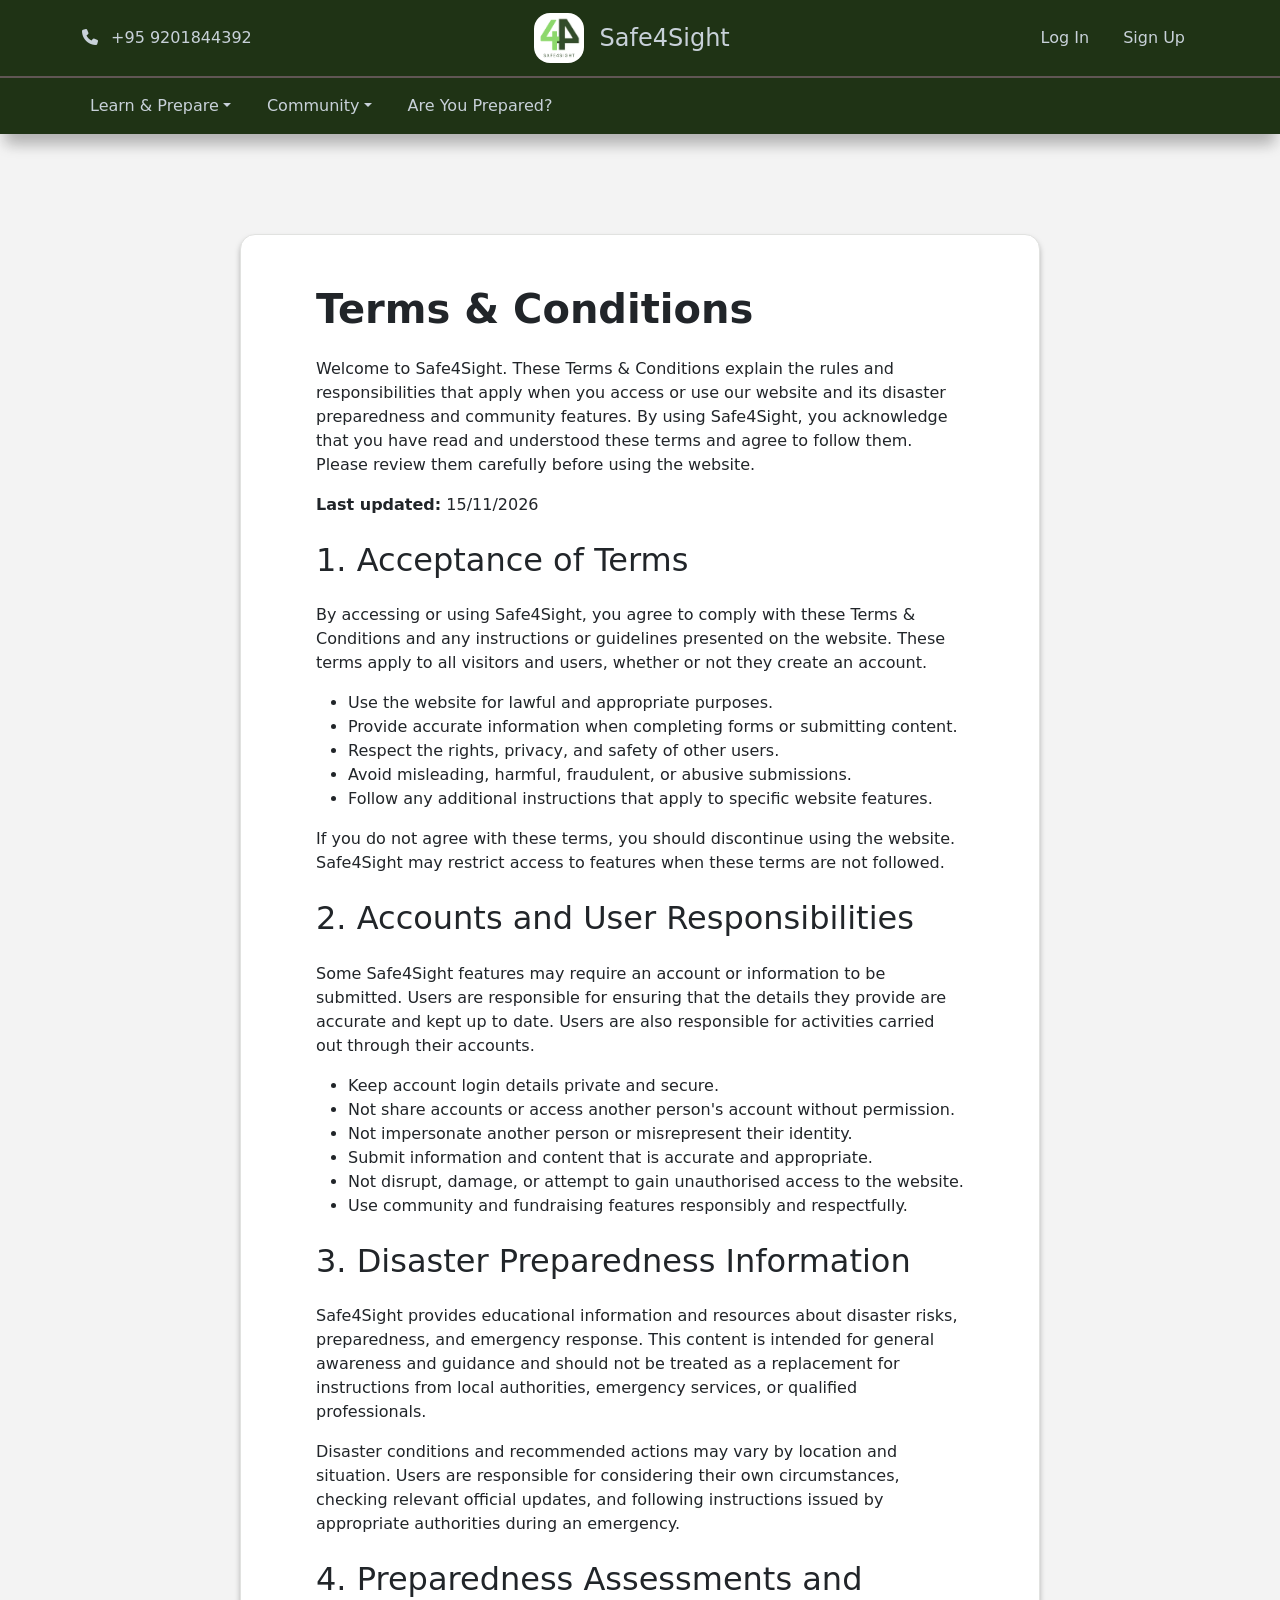
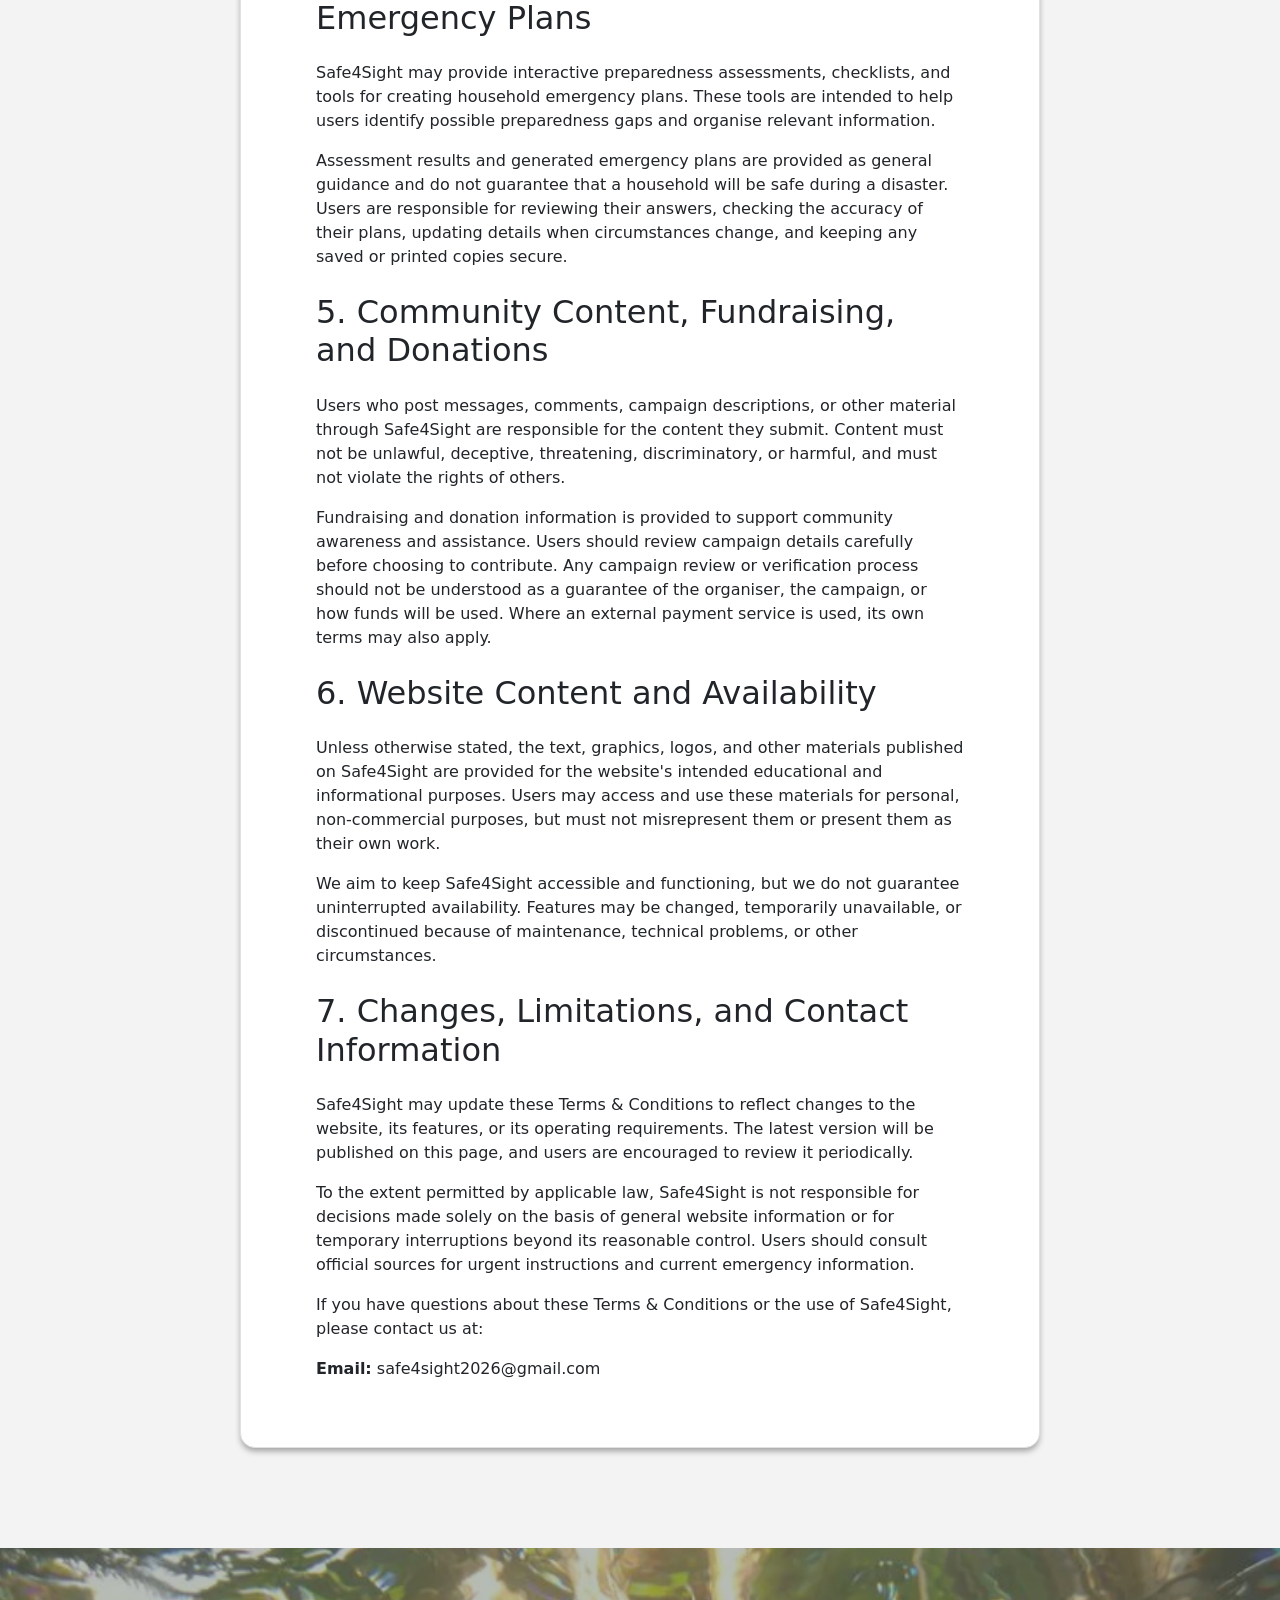
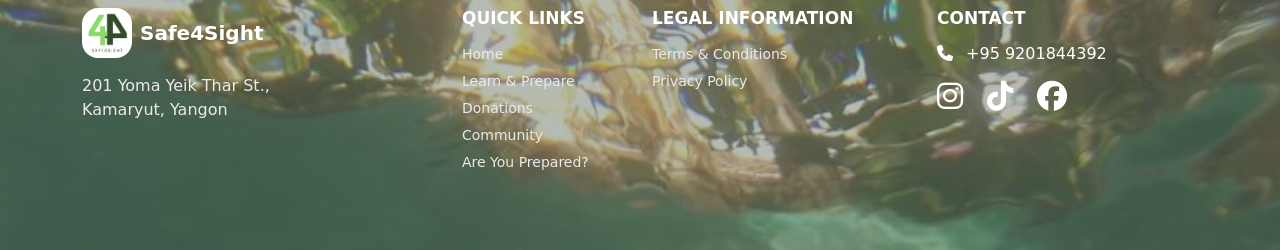
<file: terms_and_conditions.html>
<!DOCTYPE html>
<html lang="en">
<head>
    <link rel="icon" href="Images/icon_transparent.png">
    <meta charset="UTF-8">
    <meta name="viewport" content="width=device-width, initial-scale=1.0">
    <title>Terms &amp; Conditions</title>
    <link href="https://cdn.jsdelivr.net/npm/bootstrap@5.3.8/dist/css/bootstrap.min.css" rel="stylesheet" integrity="sha384-sRIl4kxILFvY47J16cr9ZwB07vP4J8+LH7qKQnuqkuIAvNWLzeN8tE5YBujZqJLB" crossorigin="anonymous">
    <script src="https://cdn.jsdelivr.net/npm/bootstrap@5.3.8/dist/js/bootstrap.bundle.min.js" integrity="sha384-FKyoEForCGlyvwx9Hj09JcYn3nv7wiPVlz7YYwJrWVcXK/BmnVDxM+D2scQbITxI" crossorigin="anonymous"></script>
    <link rel="stylesheet" href="https://cdnjs.cloudflare.com/ajax/libs/font-awesome/6.4.0/css/all.min.css">
    <link rel="stylesheet" href="style.css">
</head>
<body style="background-color: rgb(243, 243, 243);">
    <nav class="navbar navbar-expand-lg color3bg topnavbar">
        <div class="container d-flex align-items-center justify-content-between">
            <div class="azure">
                <i class="fa-solid fa-phone me-2"></i>
                +95 9201844392
            </div>
            <a class="navbar-brand d-flex align-items-center" href="index.html">
                <img src="Images/icon.png" alt="Safe4Sight logo" height="50" class="rounded-4 me-3">
                <div class="azure">
                    <h4 class="mb-0">Safe4Sight</h4>
                </div>
            </a>
            <div class="d-flex">
                <button type="button" class="btn me-2 azure" data-bs-toggle="modal" data-bs-target="#logIn">Log In</button>
                <button type="button" class="btn azure" data-bs-toggle="modal" data-bs-target="#signUp">Sign Up</button>
            </div>
        </div>
    </nav>
    <div class="modal fade" id="logIn">
            <div class="modal-dialog modal-md modal-dialog-centered">
                <div class="modal-content">
                    <div class="modal-header">
                        <h4 class="modal-title">Log into your Account</h4>
                        <button type="button" class="btn-close" data-bs-dismiss="modal"></button>
                    </div>
                    <div class="modal-body">
                        <form>
                            <div class="mb-4">
                            <label class="form-label fw-semibold">Username / Email</label>
                            <div class="input-group">
                                <span class="input-group-text bg-white"><i class="fa-solid fa-user color2"></i></span>
                                <input type="text" class="form-control" placeholder="Type your username / email">
                            </div>
                        </div>

                        <div class="mb-3">
                            <label class="form-label fw-semibold">Password</label>
                            <div class="input-group">
                                <span class="input-group-text bg-white"><i class="fa-solid fa-key color2"></i></span>
                                <input type="password" class="form-control" placeholder="Type your passwword">
                            </div>
                        </div>
                        <button type="button" class="btn text-white mb-3" style="background-color: #618764;" onclick="loggedIn()">
                            Log In
                        </button>
                        <div class="alert alert-success d-none" id="loggedIn">Logged in successfully!</div>
                        </form>
                    </div>
                    <div class="modal-footer">
                        <p>Don't have an account? <a href="#" data-bs-toggle="modal" data-bs-target="#signUp" style="text-decoration: none;">Sign Up Now</a></p>
                    </div>
                </div>
            </div>
        </div>

        <div class="modal fade" id="signUp">
            <div class="modal-dialog modal-md modal-dialog-centered">
                <div class="modal-content">
                    <div class="modal-header">
                        <h4 class="modal-title">Create an Account</h4>
                        <button type="button" class="btn-close" data-bs-dismiss="modal"></button>
                    </div>
                    <div class="modal-body">
                        <form>
                            <div class="mb-4">
                                <label class="form-label fw-semibold">Username</label>
                                <div class="input-group">
                                    <span class="input-group-text bg-white"><i class="fa-solid fa-user color2"></i></span>
                                    <input type="text" class="form-control" placeholder="Type your username">
                                </div>
                            </div>

                            <div class="mb-4">
                                <label class="form-label fw-semibold">Email</label>
                                <div class="input-group">
                                    <span class="input-group-text bg-white"><i class="fa-solid fa-envelope color2"></i></span>
                                    <input type="text" class="form-control" placeholder="Type your email">
                                </div>
                            </div>

                            <div class="mb-3">
                                <label class="form-label fw-semibold">Password</label>
                                <div class="input-group">
                                    <span class="input-group-text bg-white"><i class="fa-solid fa-key color2"></i></span>
                                    <input type="password" class="form-control" placeholder="Type your passwword">
                                </div>
                            </div>
                            <button type="button" class="btn text-white mb-3" style="background-color: #618764;" onclick="accountCreated()">
                            Sign Up
                            </button>
                            <div class="alert alert-success d-none" id="accountCreated">Account created successfully!</div>
                        </form>
                        
                        
                    </div>
                    <div class="modal-footer">
                        <p>Already have an account? <a href="#" data-bs-toggle="modal" data-bs-target="#logIn" style="text-decoration: none;">Login</a></p>
                    </div>
                </div>
            </div>
        </div>

    <div class="sticky-nav">
        <nav class="navbar navbar-dark navbar-expand-lg color3bg bottomnavbar">
            <div class="container d-flex align-items-center justify-content-between">
                <div class="collapse navbar-collapse" id="menu">
                    <ul class="navbar-nav">
                        <li class="nav-item dropdown">
                            <a class="nav-link azure dropdown-toggle" role="button" data-bs-toggle="dropdown">Learn & Prepare</a>
                            <ul class="dropdown-menu text-center">
                                <li><a class="dropdown-item" href="earthquake.html">Earthquakes</a></li>
                                <li><a class="dropdown-item" href="storm.html">Storms</a></li>
                            </ul>
                        </li>
                        <li class="nav-item dropdown">
                            <a class="nav-link azure dropdown-toggle" role="button" data-bs-toggle="dropdown">Community</a>
                            <ul class="dropdown-menu text-center">
                                <li><a class="dropdown-item" href="donation.html">Donation</a></li>
                                <li><a class="dropdown-item" href="community.html">Forum</a></li>
                            </ul>
                        </li>
                        <li class="nav-item"><a href="preparedness_checker.html" class="nav-link azure">Are You Prepared?</a></li>
                    </ul>
                </div>
                <button class="navbar-toggler" type="button" data-bs-toggle="collapse" data-bs-target="#menu">
                    <span class="navbar-toggler-icon"></span>
                </button>
            </div>
        </nav>
    </div>
    
    <section id="privacy-policy" class="container privacy-policy">

        <h1 class="mb-4">Terms &amp; Conditions</h1>
        <p>Welcome to Safe4Sight. These Terms &amp; Conditions explain the rules and responsibilities that apply when you access or use our website and its disaster preparedness and community features. By using Safe4Sight, you acknowledge that you have read and understood these terms and agree to follow them. Please review them carefully before using the website.</p>
        <p><strong>Last updated:</strong> 15/11/2026</p>


        <h2 class="mt-4 mb-4">1. Acceptance of Terms</h2>
        <p>By accessing or using Safe4Sight, you agree to comply with these Terms &amp; Conditions and any instructions or guidelines presented on the website. These terms apply to all visitors and users, whether or not they create an account.</p>
        <ul>
            <li>Use the website for lawful and appropriate purposes.</li>
            <li>Provide accurate information when completing forms or submitting content.</li>
            <li>Respect the rights, privacy, and safety of other users.</li>
            <li>Avoid misleading, harmful, fraudulent, or abusive submissions.</li>
            <li>Follow any additional instructions that apply to specific website features.</li>
        </ul>
        <p>If you do not agree with these terms, you should discontinue using the website. Safe4Sight may restrict access to features when these terms are not followed.</p>


        <h2 class="mt-4 mb-4">2. Accounts and User Responsibilities</h2>
        <p>Some Safe4Sight features may require an account or information to be submitted. Users are responsible for ensuring that the details they provide are accurate and kept up to date. Users are also responsible for activities carried out through their accounts.</p>
        <ul>
            <li>Keep account login details private and secure.</li>
            <li>Not share accounts or access another person's account without permission.</li>
            <li>Not impersonate another person or misrepresent their identity.</li>
            <li>Submit information and content that is accurate and appropriate.</li>
            <li>Not disrupt, damage, or attempt to gain unauthorised access to the website.</li>
            <li>Use community and fundraising features responsibly and respectfully.</li>
        </ul>


        <h2 class="mt-4 mb-4">3. Disaster Preparedness Information</h2>
        <p>Safe4Sight provides educational information and resources about disaster risks, preparedness, and emergency response. This content is intended for general awareness and guidance and should not be treated as a replacement for instructions from local authorities, emergency services, or qualified professionals.</p>
        <p>Disaster conditions and recommended actions may vary by location and situation. Users are responsible for considering their own circumstances, checking relevant official updates, and following instructions issued by appropriate authorities during an emergency.</p>


        <h2 class="mt-4 mb-4">4. Preparedness Assessments and Emergency Plans</h2>
        <p>Safe4Sight may provide interactive preparedness assessments, checklists, and tools for creating household emergency plans. These tools are intended to help users identify possible preparedness gaps and organise relevant information.</p>
        <p>Assessment results and generated emergency plans are provided as general guidance and do not guarantee that a household will be safe during a disaster. Users are responsible for reviewing their answers, checking the accuracy of their plans, updating details when circumstances change, and keeping any saved or printed copies secure.</p>


        <h2 class="mt-4 mb-4">5. Community Content, Fundraising, and Donations</h2>
        <p>Users who post messages, comments, campaign descriptions, or other material through Safe4Sight are responsible for the content they submit. Content must not be unlawful, deceptive, threatening, discriminatory, or harmful, and must not violate the rights of others.</p>
        <p>Fundraising and donation information is provided to support community awareness and assistance. Users should review campaign details carefully before choosing to contribute. Any campaign review or verification process should not be understood as a guarantee of the organiser, the campaign, or how funds will be used. Where an external payment service is used, its own terms may also apply.</p>


        <h2 class="mt-4 mb-4">6. Website Content and Availability</h2>
        <p>Unless otherwise stated, the text, graphics, logos, and other materials published on Safe4Sight are provided for the website's intended educational and informational purposes. Users may access and use these materials for personal, non-commercial purposes, but must not misrepresent them or present them as their own work.</p>
        <p>We aim to keep Safe4Sight accessible and functioning, but we do not guarantee uninterrupted availability. Features may be changed, temporarily unavailable, or discontinued because of maintenance, technical problems, or other circumstances.</p>


        <h2 class="mt-4 mb-4">7. Changes, Limitations, and Contact Information</h2>
        <p>Safe4Sight may update these Terms &amp; Conditions to reflect changes to the website, its features, or its operating requirements. The latest version will be published on this page, and users are encouraged to review it periodically.</p>
        
        <p>To the extent permitted by applicable law, Safe4Sight is not responsible for decisions made solely on the basis of general website information or for temporary interruptions beyond its reasonable control. Users should consult official sources for urgent instructions and current emergency information.</p>
        <p>If you have questions about these Terms &amp; Conditions or the use of Safe4Sight, please contact us at:</p>
        <p><strong>Email:</strong> safe4sight2026@gmail.com</p>
    </section>
    
    

    <footer class="site-footer">
        <div class="container">
            <div class="row">
                <div class="col-md-4">
                    <div class="d-flex align-items-center mb-3">
                        <img src="Images/icon.png" alt="logo" width="50px" class="me-2 rounded-4">
                        <h5 class="mb-0">Safe4Sight</h5>
                    </div>
                    <p class="footer-address mb-3">201 Yoma Yeik Thar St.,<br>Kamaryut, Yangon</p>
                </div>
 
                <div class="col-md-2">
                    <h6 class="footer-heading">QUICK LINKS</h6>
                    <ul class="list-unstyled footer-links">
                        <li><a href="index.html">Home</a></li>
                        <li><a href="earthquake.html">Learn & Prepare</a></li>
                        <li><a href="donation.html">Donations</a></li>
                        <li><a href="community.html">Community</a></li>
                        <li><a href="preparedness_checker.html">Are You Prepared?</a></li>
                    </ul>
                </div>
 
                <div class="col-md-3">
                    <h6 class="footer-heading">LEGAL INFORMATION</h6>
                    <ul class="list-unstyled footer-links">
                    <li><a href="terms_and_conditions.html">Terms & Conditions</a></li>
                    <li><a href="privacy_policy.html">Privacy Policy</a></li>
                    </ul>
                </div>
 
                <div class="col-md-3">
                    <h6 class="footer-heading">CONTACT</h6>
                    <div>
                        <i class="fa-solid fa-phone me-2"></i>
                        +95 9201844392
                    </div>
 
                    <div class="social-links mt-2">
                    <a href="#">
                        <i class="fa-brands fa-instagram me-4"></i>
                    </a>
                    <a href="#">
                        <i class="fa-brands fa-tiktok me-4"></i>
                    </a>
                    <a href="#">
                        <i class="fa-brands fa-facebook"></i>
                    </a>
                    </div>
                </div>
            </div>
        </div>
    </footer>
</body>
</html>
</file>
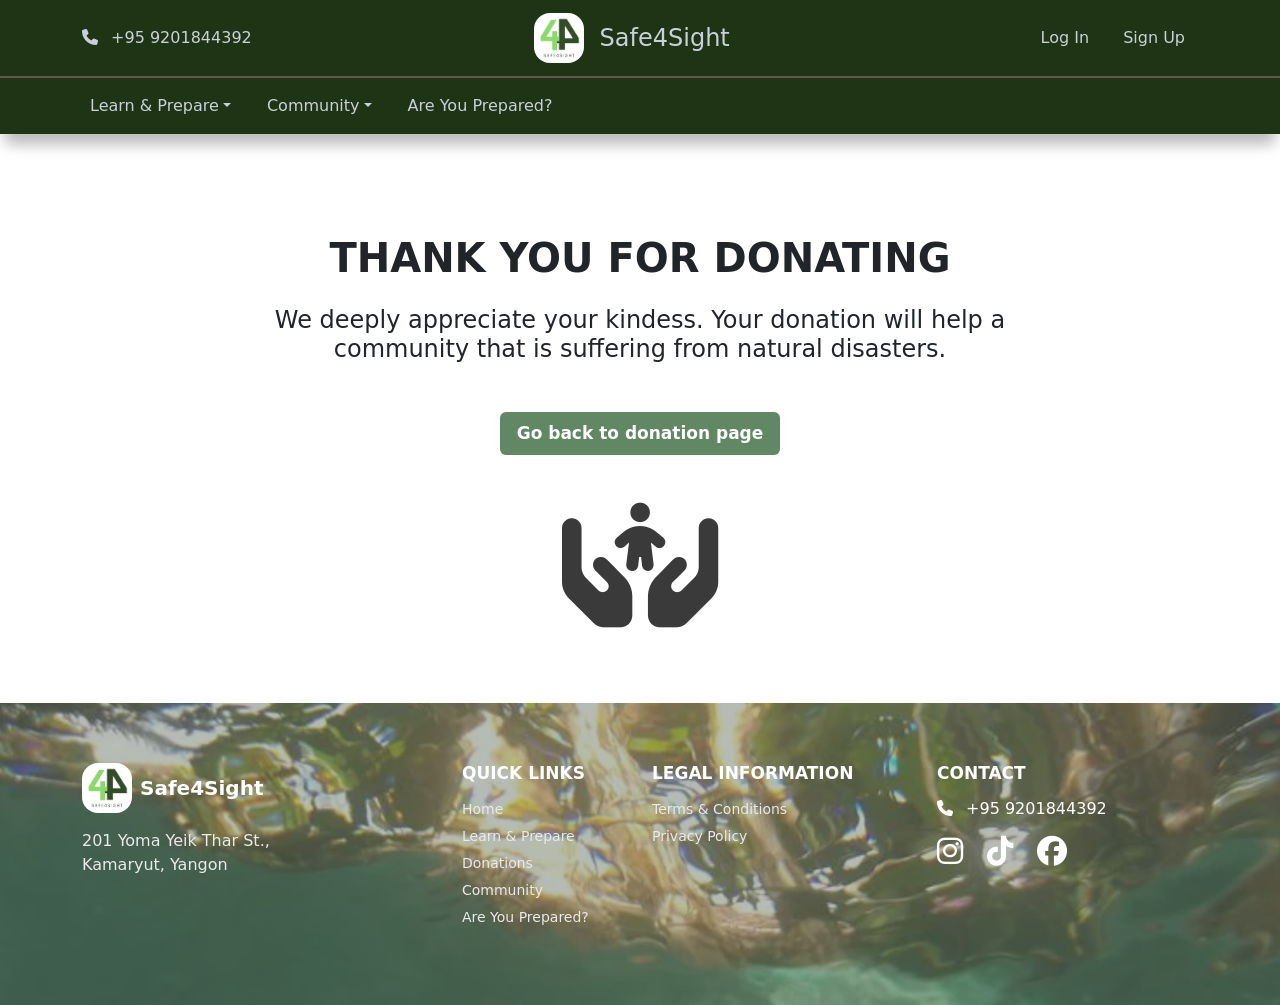
<file: thankyou.html>
<!DOCTYPE html>
<html lang="en">
<head>
    <link rel="icon" href="Images/icon_transparent.png">
    <meta charset="UTF-8">
    <meta name="viewport" content="width=device-width, initial-scale=1.0">
    <title>Thank You</title>
    <link href="https://cdn.jsdelivr.net/npm/bootstrap@5.3.8/dist/css/bootstrap.min.css" rel="stylesheet" integrity="sha384-sRIl4kxILFvY47J16cr9ZwB07vP4J8+LH7qKQnuqkuIAvNWLzeN8tE5YBujZqJLB" crossorigin="anonymous">
    <script src="https://cdn.jsdelivr.net/npm/bootstrap@5.3.8/dist/js/bootstrap.bundle.min.js" integrity="sha384-FKyoEForCGlyvwx9Hj09JcYn3nv7wiPVlz7YYwJrWVcXK/BmnVDxM+D2scQbITxI" crossorigin="anonymous"></script>
    <link rel="stylesheet" href="https://cdnjs.cloudflare.com/ajax/libs/font-awesome/6.4.0/css/all.min.css">
    <link rel="stylesheet" href="style.css">
</head>
<body>
    <nav class="navbar navbar-expand-lg color3bg topnavbar">
        <div class="container d-flex align-items-center justify-content-between">
            <div class="azure">
                <i class="fa-solid fa-phone me-2"></i>
                +95 9201844392
            </div>
            <a class="navbar-brand d-flex align-items-center" href="index.html">
                <img src="Images/icon.png" alt="Safe4Sight logo" height="50" class="rounded-4 me-3">
                <div class="azure">
                    <h4 class="mb-0">Safe4Sight</h4>
                </div>
            </a>
            <div class="d-flex">
                <button type="button" class="btn me-2 azure" data-bs-toggle="modal" data-bs-target="#logIn">Log In</button>
                <button type="button" class="btn azure" data-bs-toggle="modal" data-bs-target="#signUp">Sign Up</button>
            </div>
        </div>
    </nav>
    <div class="modal fade" id="logIn">
            <div class="modal-dialog modal-md modal-dialog-centered">
                <div class="modal-content">
                    <div class="modal-header">
                        <h4 class="modal-title">Log into your Account</h4>
                        <button type="button" class="btn-close" data-bs-dismiss="modal"></button>
                    </div>
                    <div class="modal-body">
                        <form>
                            <div class="mb-4">
                            <label class="form-label fw-semibold">Username / Email</label>
                            <div class="input-group">
                                <span class="input-group-text bg-white"><i class="fa-solid fa-user color2"></i></span>
                                <input type="text" class="form-control" placeholder="Type your username / email">
                            </div>
                        </div>

                        <div class="mb-3">
                            <label class="form-label fw-semibold">Password</label>
                            <div class="input-group">
                                <span class="input-group-text bg-white"><i class="fa-solid fa-key color2"></i></span>
                                <input type="password" class="form-control" placeholder="Type your passwword">
                            </div>
                        </div>
                        <button type="button" class="btn text-white mb-3" style="background-color: #618764;" onclick="loggedIn()">
                            Log In
                        </button>
                        <div class="alert alert-success d-none" id="loggedIn">Logged in successfully!</div>
                        </form>
                    </div>
                    <div class="modal-footer">
                        <p>Don't have an account? <a href="#" data-bs-toggle="modal" data-bs-target="#signUp" style="text-decoration: none;">Sign Up Now</a></p>
                    </div>
                </div>
            </div>
        </div>

        <div class="modal fade" id="signUp">
            <div class="modal-dialog modal-md modal-dialog-centered">
                <div class="modal-content">
                    <div class="modal-header">
                        <h4 class="modal-title">Create an Account</h4>
                        <button type="button" class="btn-close" data-bs-dismiss="modal"></button>
                    </div>
                    <div class="modal-body">
                        <form>
                            <div class="mb-4">
                                <label class="form-label fw-semibold">Username</label>
                                <div class="input-group">
                                    <span class="input-group-text bg-white"><i class="fa-solid fa-user color2"></i></span>
                                    <input type="text" class="form-control" placeholder="Type your username">
                                </div>
                            </div>

                            <div class="mb-4">
                                <label class="form-label fw-semibold">Email</label>
                                <div class="input-group">
                                    <span class="input-group-text bg-white"><i class="fa-solid fa-envelope color2"></i></span>
                                    <input type="text" class="form-control" placeholder="Type your email">
                                </div>
                            </div>

                            <div class="mb-3">
                                <label class="form-label fw-semibold">Password</label>
                                <div class="input-group">
                                    <span class="input-group-text bg-white"><i class="fa-solid fa-key color2"></i></span>
                                    <input type="password" class="form-control" placeholder="Type your passwword">
                                </div>
                            </div>
                            <button type="button" class="btn text-white mb-3" style="background-color: #618764;" onclick="accountCreated()">
                            Sign Up
                            </button>
                            <div class="alert alert-success d-none" id="accountCreated">Account created successfully!</div>
                        </form>
                        
                        
                    </div>
                    <div class="modal-footer">
                        <p>Already have an account? <a href="#" data-bs-toggle="modal" data-bs-target="#logIn" style="text-decoration: none;">Login</a></p>
                    </div>
                </div>
            </div>
        </div>

    <div class="sticky-nav">
        <nav class="navbar navbar-dark navbar-expand-lg color3bg bottomnavbar">
            <div class="container d-flex align-items-center justify-content-between">
                <div class="collapse navbar-collapse" id="menu">
                    <ul class="navbar-nav">
                        <li class="nav-item dropdown">
                            <a class="nav-link azure dropdown-toggle" role="button" data-bs-toggle="dropdown">Learn & Prepare</a>
                            <ul class="dropdown-menu text-center">
                                <li><a class="dropdown-item" href="earthquake.html">Earthquakes</a></li>
                                <li><a class="dropdown-item" href="storm.html">Storms</a></li>
                            </ul>
                        </li>
                        <li class="nav-item dropdown">
                            <a class="nav-link azure dropdown-toggle" role="button" data-bs-toggle="dropdown">Community</a>
                            <ul class="dropdown-menu text-center">
                                <li><a class="dropdown-item" href="donation.html">Donation</a></li>
                                <li><a class="dropdown-item" href="community.html">Forum</a></li>
                            </ul>
                        </li>
                        <li class="nav-item"><a href="preparedness_checker.html" class="nav-link azure">Are You Prepared?</a></li>
                    </ul>
                </div>
                <button class="navbar-toggler" type="button" data-bs-toggle="collapse" data-bs-target="#menu">
                    <span class="navbar-toggler-icon"></span>
                </button>
            </div>
        </nav>
    </div>

    <div class="container text-center" style="margin-top: 100px; width: 60%;">
        <h1 style="font-weight: 750;" class="mb-4">THANK YOU FOR DONATING</h1>
        <h4 class="mb-5">We deeply appreciate your kindess. Your donation will help a community that is suffering from natural disasters.</h4>
        <a class="btn text-white px-3 py-2" href="donation.html" style="font-size: 17px; font-weight: 600; background-color:#618764;">Go back to donation page</a>
        <p><i class="fa-solid fa-hands-holding-child mt-5" style="font-size: 125px; color:rgb(58, 58, 58);"></i></p>
    </div>

    <footer class="site-footer" style="margin-top: 75px;">
        <div class="container">
            <div class="row">
                <div class="col-md-4">
                    <div class="d-flex align-items-center mb-3">
                        <img src="Images/icon.png" alt="logo" width="50px" class="me-2 rounded-4">
                        <h5 class="mb-0">Safe4Sight</h5>
                    </div>
                    <p class="footer-address mb-3">201 Yoma Yeik Thar St.,<br>Kamaryut, Yangon</p>
                </div>

                <div class="col-md-2">
                    <h6 class="footer-heading">QUICK LINKS</h6>
                    <ul class="list-unstyled footer-links">
                        <li><a href="index.html">Home</a></li>
                        <li><a href="earthquake.html">Learn & Prepare</a></li>
                        <li><a href="donation.html">Donations</a></li>
                        <li><a href="community.html">Community</a></li>
                        <li><a href="preparedness_checker.html">Are You Prepared?</a></li>
                    </ul>
                </div>

                <div class="col-md-3">
                    <h6 class="footer-heading">LEGAL INFORMATION</h6>
                    <ul class="list-unstyled footer-links">
                    <li><a href="terms_and_conditions.html">Terms & Conditions</a></li>
                    <li><a href="privacy_policy.html">Privacy Policy</a></li>
                    </ul>
                </div>

                <div class="col-md-3">
                    <h6 class="footer-heading">CONTACT</h6>
                    <div>
                        <i class="fa-solid fa-phone me-2"></i>
                        +95 9201844392
                    </div>

                    <div class="social-links mt-2">
                    <a href="#">
                        <i class="fa-brands fa-instagram me-4"></i>
                    </a>
                    <a href="#">
                        <i class="fa-brands fa-tiktok me-4"></i>
                    </a>
                    <a href="#">
                        <i class="fa-brands fa-facebook"></i>
                    </a>
                    </div>
                </div>
            </div>
        </div>
    </footer>
    <script>
        function accountCreated(){
            let accountCreated = document.getElementById("accountCreated");
            accountCreated.classList.remove("d-none");
        }
        function loggedIn(){
            let loggedIn = document.getElementById("loggedIn");
            loggedIn.classList.remove("d-none");
        }
    </script>
</body>
</html>
</file>
<file: style.css>
/*Global CSS*/

* {
    margin: 0;
    padding: 0;
    box-sizing: border-box;
    scroll-behavior: smooth;
}
    .topnavbar{
            border-bottom: 2px solid #605654;
    }
    .bottomnavbar{
            box-shadow: 0px 15px 15px -5px rgba(0, 0, 0, 0.1);
    }
    .sticky-nav{
            position: sticky;
            top: 0;
            z-index: 100;
            background-color: rgb(238, 238, 238);
            box-shadow: 0px 15px 15px -5px rgba(0, 0, 0, 0.2);
    }
    .color1{
        color: #9CB080;
    }
    .color2{
        color: #618764;
    }
    .color1bg{
        background-color: #9CB080;
    }
    .color1bghover:hover{
        background-color: #6c7a59;
    }
    .color2bg{
        background-color: #618764;
    }
    .color2bghover:hover{
        background-color: #496c4c;
    }
    .color3bg{
        background-color: #1f3315;
    }
    .color3bghover:hover{
        background-color: #0f190a;
    }
    .azure{
        color: #c8d1d9;
    }
    .nav-item{
        margin-right: 20px;
    }
    .site-footer{
            overflow: hidden;
            padding-top: 60px;
            padding-bottom: 60px;
            color: #fff;
            background-image: url(Images/footer.png);
            background-size: cover;
}
.site-footer h5{
            font-size: 20px;
            font-weight: 600;
}
.brand-icon{
            background-image: url(Images/footer.png);
}
.footer-address{
            color: rgb(235, 233, 233);
}
.footer-heading{
            margin-bottom: 14px;
            font-size: 17px;
            font-weight: 750;
}
.footer-links li{
            margin-bottom: 3px;
}
.footer-links a{
            color: rgb(235, 233, 233);
            font-size: 14px;
            text-decoration: none;
            transition: color 0.2s ease;
}
.footer-links a:hover{
            color:#bfcfa9;
}
.social-links{
            display: flex;
            align-items: center;
}
.social-links a{
            color: #fff;
            font-size: 30px;
            transition: color 0.2s ease;
}
.social-links a:hover{
            color:#bfcfa9;
}


/*Homepage CSS*/
.hero1 {
    background-image: url(Images/yangon_banner.jpg);
    background-repeat: no-repeat;
    background-position: center;
    background-size: cover;
    min-height: 575px;
    height: auto;
    color: white;
    display: flex;
    align-items: center;
    padding: 40px 75px;
}

.box {
    background: rgba(30, 28, 28, 0.2);
    width: 100%;
    max-width: 500px;
    border-radius: 5px;
    padding: 10px 22px 20px;
}
.hero-title{
color: white;
}

.hero1 h1 {
font-size: 100px;
}
@media (max-width: 768px) {
.hero1 h1{
    font-size: 48px;
}
}
.logo {
    font-size: 24px;
    font-weight: 700;
    color: #333;
    text-decoration: none;
}

.logo span {
    color: #618764;
}

.menu-toggle {
    display: none;
    font-size: 24px;
    cursor: pointer;
}

.icon-container {
  display: flex;
  flex-direction: row;
  justify-content: center;
  align-items: center;
  gap: 15px;
  background-color: #7E9C72;
  padding: 40px 20px;
  width: 100%;
  box-sizing: border-box;
}

.icons {
  display: flex;
  align-items: center;
  gap: 15px;
  background-color: #ffffff;
  padding: 20px;
  flex: 1; 
  min-width: 0;
  border-radius: 2px;
  border: 1px solid #e2e2e2;
  box-shadow: 0 2px 4px rgba(0, 0, 0, 0.04);
}

.icons img {
  width: 45px;
  height: 45px;
  object-fit: contain;
  flex-shrink: 0;
}

.info {
  display: flex;
  flex-direction: column;
}

.info h3 {
  margin: 0;
  font-size: 15px;
  font-weight: 700;
  color: #333333;
  line-height: 1.2;
}

.info span {
  font-size: 12px;
  color: #777777;
  margin-top: 4px;
}

.hero {
    min-height: 85vh;
    display: flex;
    align-items: center;
    justify-content: space-between;
    max-width: 1200px;
    margin: 0 auto;
    gap: 40px;
}

.hero-content {
    flex: 1;
}

.hero-title {
    font-size: 48px;
    font-weight: 700;
    color: #222;
    margin-bottom: 20px;
    line-height: 1.2;
}

.hero-description {
    font-size: 16px;
    color: #666;
    margin-bottom: 30px;
    line-height: 1.6;
}

.hero-btns {
    display: flex;
    gap: 15px;
}

.donate-btn {
    padding: 12px 25px;
    border-radius: 5px;
    font-weight: 500;
    text-decoration: none;
    transition: background 0.3s ease, transform 0.2s ease;
}

.about-btn {
    padding: 12px 25px;
    border-radius: 5px;
    font-weight: 500;
    text-decoration: none;
    transition: background 0.3s ease, transform 0.2s ease;
}

.primary-btn {
    background-color: #5E724A;
    color: #fff;
}

.primary-btn:hover {
    background-color: #618764;
    transform: translateY(-2px);
}

.secondary-btn {
    background-color: transparent;
    color: #9CB080;
    border: 2px solid #9CB080;
}

.secondary-btn:hover {
    background-color: #618764;
    color: #fff;
    transform: translateY(-2px);
}

.hero-image {
    flex: 1;
    display: flex;
    justify-content: center;
    transition: transform 0.75s ease-in-out;
}
.hero-image:hover {
    transform: scale(1.1);
}

.hero-image img {
    max-width: 100%;
    height: auto;
    animation: float 3s ease-in-out infinite;
}

@keyframes float {
    0%, 100% { transform: translateY(0); }
    50% { transform: translateY(-10px); }
}


@media (max-width: 768px) {
    .nav-menu {
        display: none;
    }
    .menu-toggle {
        display: block;
    }
    .hero {
        flex-direction: column-reverse;
        text-align: center;
        padding-top: 120px;
    }
    .hero-btns {
        justify-content: center;
    }
    .hero-title {
        font-size: 36px;
    }
}
.products {
    max-width: 1200px;
    margin: 60px auto;
    padding: 0 20px;
}

.section-header {
    text-align: center;
    margin-bottom: 40px;
}

.section-title {
    font-size: 36px;
    font-weight: 700;
    color: #222;
    margin-bottom: 10px;
}

.product-filters {
    margin-bottom: 40px;
}

.filter-btn {
    padding: 8px 20px;
    border: 2px solid #9CB080;
    background-color: transparent;
    color: #9CB080;
    border-radius: 20px;
    cursor: pointer;
    font-weight: 500;
    transition: all 0.3s ease;
}

.filter-btn.active, .filter-btn:hover {
    background-color: #9CB080;
    color: #fff;
}

.products-grid {
    display: grid;
    grid-template-columns: repeat(auto-fit, minmax(260px, 1fr));
    gap: 30px;
}

.product-card {
    background-color: #fff;
    border-radius: 10px;
    overflow: hidden;
    box-shadow: 0 5px 15px rgba(0,0,0,0.08);
    position: relative;
    transition: transform 0.3s ease;
}

.product-card:hover {
    transform: translateY(-5px);
}

.product-card img {
    width: 100%;
    height: 200px;
    object-fit: cover;
}

.product-badge {
    position: absolute;
    top: 15px;
    left: 15px;
    background-color: #618764;
    color: #fff;
    padding: 4px 10px;
    font-size: 12px;
    font-weight: 600;
    border-radius: 4px;
    z-index: 10;
}

.product-info {
    padding: 20px;
}

.product-info h3 {
    font-size: 18px;
    font-weight: 600;
    color: #222;
    margin-bottom: 8px;
}

.product-desc {
    font-size: 14px;
    color: #666;
    margin-bottom: 15px;
    line-height: 1.4;
}

.product-footer {
    display: flex;
    align-items: center;
    justify-content: space-between;
}

.add-to-cart-btn {
    background-color: #1f3315;
    color: #fff;
    border: none;
    padding: 8px 15px;
    border-radius: 5px;
    cursor: pointer;
    font-weight: 500;
    transition: background 0.3s ease;
}

.add-to-cart-btn:hover {
    background-color: #618764;
}

.toast {
    position: fixed;
    bottom: 30px;
    right: 30px;
    background-color: #1f3315;
    color: #fff;
    padding: 12px 20px;
    border-radius: 8px;
    box-shadow: 0 5px 15px rgba(0,0,0,0.2);
    display: flex;
    align-items: center;
    gap: 10px;
    z-index: 1000;
    opacity: 0;
    visibility: hidden;
    transition: opacity 0.3s ease, visibility 0.3s ease, transform 0.3s ease;
    transform: translateY(20px);
}

.toast.show {
    opacity: 1;
    visibility: visible;
    transform: translateY(0);
}

.toast i {
    color: #9CB080;
    font-size: 18px;
}
.underdono-btn {
    color: #5E724A;
    text-align: center;
    padding: 12px 25px;
    border-radius: 5px;
    font-weight: 500;
    text-decoration: none;
    transition: background 0.3s ease, transform 0.2s ease;
}


/* Learn & Prepare CSS*/

.hero-earthquake{
    background-image: url('Images/earthquakehero.jpg');
    background-repeat: no-repeat;
    background-position: center;
    background-size: cover;
    min-height: 250px;
    color: white;
    display: flex;
    align-items: center;
    padding: 30px 8%;
}
.hero-toptext-earthquake{
    font-size: 14px;
    font-weight: 800;
}
.hero-earthquake h1{
    font-size: 50px;
    line-height: 75px;
}
.hero-earthquake p{
    font-size: 18px;
    color: #e3edf0;
}
.hero-storm{
    background-image: url('Images/stormhero.jpg');
    background-repeat: no-repeat;
    background-position: center;
    background-size: cover;
    min-height: 250px;
    color: white;
    display: flex;
    align-items: center;
    padding: 30px 8%;
}
.hero-toptext-storm{
    font-size: 14px;
    font-weight: 800;
}
.hero-storm h1{
    font-size: 50px;
    line-height: 1.2;
}
.hero-storm p{
    font-size: 18px;
    color: #e3edf0;
    max-width: 700px;
}
.beforeduringafterbtn-container{
    background-color:#618764;
}
.beforeduringafterbtn{
    color: white;
    background-color: #79997c;
    height: 45px;
    display: flex;
    align-items: center;
    justify-content: center;
}
.beforeduringafterbtn:hover{
    color: white;
    background-color: #4c6d50;
}

.readiness-header{
    display: flex;
    align-items: center;
}
.readiness-icon{
    width: 42px;
    height: 42px;
    border-radius: 12px;
    background-color: #9CB080;
    color: white;
    display: flex;
    align-items: center;
    justify-content: center;
}
.readiness-card{
    padding: 10px;
    background-color: #f9f9f9;
    border: 1px solid rgb(237, 237, 237);
}
.document-card{
    box-shadow: 0 4px 8px rgba(0, 0, 0, 0.1);
    height: 360px;
    margin-bottom: 25px;
    border-radius: 12px;
    overflow: hidden;
    transition: all 0.3s ease;
}
.document-card:hover{
    transform: translateY(-7px);
    box-shadow: 0 8px 16px rgba(0, 0, 0, 0.2);
}
.document-card img{
    height: 60%;
}
.history-section{
    padding:58px 0 70px;
}
.history-list{
    position:relative;
    max-width:900px;
    margin:30px auto 0;
    padding-left:30px;
}
.history-list:before{
    content:"";
    position:absolute;
    left:8px;
    top:8px;
    bottom:8px;
    width:2px;
    background:#d6e1d0;
}
.history-item{
    position:relative;
    margin-bottom:17px;
    padding:19px 22px
}
.history-item:before{
    content:"";
    position:absolute;
    left:-31px;
    top:25px;
    width:13px;
    height:13px;
    border-radius:50%;
    background-color: #618764;
    border:3px solid #e5eee0;
    box-sizing:content-box
}
.history-year{
    font-size: 14px;
    font-weight: 750;
    margin-bottom :8px;
}
.history-item h5{
    font-weight: 700;
    margin-bottom: 5px;
}
.history-item p{
    color:rgb(130, 130, 130);
}
.contact-entry{
    background-color:#f5f8f2;
    padding:10px 12px;
    border-radius:9px;
    margin-top:8px;
    font-size:15px;
}

.during-section {
    width: 75%;
    margin: auto;
}

.safety-step {
    background-color:#496c4c;
    color: white;
    border: none;
    border-radius: 12px;
    height: 100%;
    transition: 0.3s;
    overflow: hidden;
    height: 360px;
}

.safety-step img{
    height: 60%;
    object-fit: cover;
}

.safety-step:hover {
    transform: translateY(-3px);
    background-color: #304b24;
}

.safety-icon {
    font-size: 35px;
    color: #b5c99b;
    margin-bottom: 18px;
}

.situation-card {
    border: none;
    border-radius: 12px;
    padding: 22px;
    height: 100%;
    box-shadow: 0 3px 10px rgba(0, 0, 0, 0.05);
}
.situation-card button{
    background-color: #4c6d50;
}
.situation-card button:hover{
    background-color:#1f3315;
}

.situation-icon {
    font-size: 30px;
    color: #618764;
    margin-bottom: 15px;
}

.extra-advice {
    background-color: #f1f5ed;
    border-left: 4px solid #618764;
    padding: 15px;
    margin-top: 15px;
    border-radius: 5px;
}

.extra-advice ul {
    margin-bottom: 0;
}

.trapped-section {
    background-color: #1f3315;
    color: white;
    border-radius: 12px;
    padding: 30px;
}

.trapped-icon {
    font-size: 45px;
    color: #b5c99b;
}

.after-images{
    border-radius: 15px;
    padding: 15px;
    height: 350px;
    background-size: cover; 
    background-position: center;
}

/* donate cards CSS */
.card-links{
    text-decoration: none;
}
.donatecards{
    transition: transform 0.3s ease;
}
.donatecards:hover{
    transform: translateY(-5px);
}
.verifiedbox{
    color: white;
    background-color: #9CB080;
    padding: 10px;
    width: 250px;
    border-radius: 5px;
    display: flex;
    align-items: center;
    justify-content: center;
}
.donatecard{
    background-color: white;
    border: 1px solid rgb(205, 205, 205);
    padding: 30px;
    border-radius: 15px;
}
.recentdonation{
    display: flex;
    align-items: center;
}
.recentdonation img{
    width: 45px; 
    height: 45px; 
    object-fit: cover;
    border-radius: 50%;
    margin-right: 15px;

}

/*donation CSS*/
.hero-donation{
    background-image: url('Images/hero.png');
    background-repeat: no-repeat;
    background-position: center;
    background-size: cover;
    min-height: 575px;
    color: white;
    display: flex;
    align-items: center;
    padding: 60px 75px;
}
.hero-toptext{
    font-size: 15px;
    font-weight: 800;
}
.hero-donation h1{
    font-size: 65px;
    line-height: 1.15;
}
@media (max-width: 768px){
    .hero-donation h1{
        font-size: 32px;
    }
    .hero-donation a{
        margin-bottom: 10px;
    }
}
.hero-donation p{
    font-size: 18px;
    width: 100%;
    color: #e3edf0;
}
.hero-actions{
    display: flex;
    flex-wrap: wrap;
}

.trust-strip{
    padding-top: 23px;
    padding-bottom: 23px;
    border-bottom: 1px solid #dcdddc;
}
.trust-item{
    display: flex;
    align-items: center;
    gap: 15px;
    height: 100%;
}
.trust-icon{
    width: 42px;
    height: 42px;
    border-radius: 12px;
    background-color: #9CB080;
    color: white;
    display: flex;
    align-items: center;
    justify-content: center;
}
.card-links{
    text-decoration: none;
}
.create-fundraiser-card{
    border-radius: 16px; 
    overflow: hidden; 
    width: 75vw; 
    background-color: #e3f1d1;
}
@media (max-width: 768px){
    .create-fundraiser-card{
        width: 100vw;
    }
}


/*assessment CSS*/
.hero-assessment{
    background-image: url('Images/hero-assessment.jpg');
    background-repeat: no-repeat;
    background-position: center;
    background-size: cover;
    min-height: 250px;
    color: white;
    display: flex;
    align-items: center;
    padding: 30px 8%;
}
.assessment-intro{
    max-width: 920px;
}

.assessment-question{
    border-radius: 15px;
    margin-bottom: 22px;
}

.question-number{
    width: 38px;
    height: 38px;
    display: flex;
    align-items: center;
    justify-content: center;
    border-radius: 11px;
    color: white;
    background-color: #9CB080;
    font-weight: 750;
}

.assessment-option{
    display: flex;
    gap: 10px;
    padding: 12px 14px;
    margin-top: 9px;
    border: 1px solid #e4e8e1;
    border-radius: 9px;
    background-color: #fbfcfa;
    cursor: pointer;
}

.assessment-option:hover{
    background-color: #f1f5ed;
    border-color: #9CB080;
}

.assessment-option input {
    margin-top: 4px;
}

.assessment-option:has(input:checked){
    border-color: #73ab78;
}

.result-score{
    font-size: 50px;
    font-weight: 800;
    color: #1f3315;
}

/*emergency kit CSS*/
.kit-content{
    max-width: 1100px;
    margin: 0 auto;
    padding: 48px 16px;
}
.kit-section{
    background-color: #ffffff;
    border: 1px solid #e3e9e2;
    border-radius: 16px;
    padding: 24px;
    margin-bottom: 28px;
}
.kit-section-heading{
    color: #1f3315;
    font-weight: 750;
}
.kit-item-card{
    height: 100%;
    overflow: hidden;
    border: 1px solid #dce5df;
    border-radius: 13px;
    background-color: #ffffff;
    transition: transform 0.2s ease;
}
.kit-item-card:hover{
    transform: translateY(-3px);
}
.kit-card-image{
    height: 145px;
    overflow: hidden;
    background-color: #edf3ed;
}
.kit-card-image img{
    width: 100%;
    height: 100%;
    object-fit: cover;
}
.kit-card-body{
    padding: 16px;
}
.kit-card-body h5{
    font-size: 17px;
    margin-bottom: 6px;
}
.kit-card-description{
    color: #6c757d;
    font-size: 14px;
    height: 40px;
    margin-bottom: 14px;
}
.kit-card-options{
    display: flex;
    flex-wrap: wrap;
    gap: 8px;
}
.kit-radio-option{
    display: flex;
    align-items: center;
    gap: 7px;
    padding: 7px 10px;
    border: 1px solid #dce5df;
    border-radius: 8px;
    font-size: 13px;
    cursor: pointer;
}
.kit-radio-option:has(input:checked){
    border-color: #618764;
    background-color: #f0faf2;
    color: #1f3315;
}
.kit-section-progress{
    margin-top: 22px;
}
.kit-section-progress .progress{
    height: 13px;
    background-color: #d9e5e9;
    border-radius: 20px;
}
.kit-total-progress .progress{
    height: 13px;
    background-color: #d9e5e9;
    border-radius: 20px;
}
.kit-total-progress .progress-bar{
    background-color: #618764;
}
.kit-section-progress .progress-bar{
    background-color: #618764;
    
}
.kit-total-progress{
    border: 1px solid #dce5df;
    border-radius: 16px;
    background-color: #ffffff;
    padding: 24px;
    margin-top: 36px;
}

/*plan CSS*/
.plan-intro{
    max-width: 900px;
}
.plan-form{
    max-width: 900px;
}
.plan-form-section{
    background-color: #ffffff;
    border: 1px solid #e3e9e2;
    border-radius: 15px;
    padding: 24px;
    margin-bottom: 22px;
    box-shadow: 0 3px 10px rgba(0, 0, 0, 0.04);
}
.plan-section-icon{
    width: 42px;
    height: 42px;
    display: flex;
    align-items: center;
    justify-content: center;
    border-radius: 12px;
    background-color: #9CB080;
    color: #ffffff;
}
.plan-contact-heading{
    margin-bottom: 8px;
    color: #618764;
    font-size: 13px;
    
}
#emergencyPlanOutput{
    width: 100%;
    max-width: 900px;
    margin-left: auto;
    margin-right: auto;
}


.plan-paper{
    width: 100%;
    max-width: 900px;
    margin: 0 auto;
    padding: 38px;
    color: #26352a;
    background: #ffffff;
    border: 1px solid #dce5df;
    border-radius: 8px;
    box-shadow: 0 5px 20px rgba(0, 0, 0, 0.08);
}
.plan-paper-top{
    display: flex;
    align-items: center;
    justify-content: space-between;
    gap: 12px;
    padding-bottom: 16px;
    border-bottom: 3px solid #618764;
}
.plan-brand{
    display: flex;
    align-items: center;
    gap: 9px;
}
.plan-brand img{
    width: 65px;
}
.plan-paper-title{
    margin-top: 15px;
    margin-bottom: 5px;
    color: #1f3315;
    font-size: 27px;
    font-weight: bold;
}
.plan-paper-subtitle{
    margin-bottom: 20px;
    font-size: 13px;
}

.plan-basic-item{
    padding: 11px 13px;
    border-radius: 7px;
    background: #f2f6f0;
}
.plan-basic-item span{
    margin-bottom: 4px;
    color: #6d7c70;
    font-size: 10px;
}
.plan-basic-item strong{
    font-size: 13px;
}

.plan-preview-block{
    min-width: 0;
    height: 100%;
    padding: 15px;
    border: 1px solid #e0e7df;
    border-radius: 8px;
}

.plan-preview-block h3{
    margin-bottom: 11px;
    padding-bottom: 7px;
    border-bottom: 1px solid #dce5df;
    color: #618764;
    font-size: 14px;
    font-weight: 800;
}
.plan-preview-block p{
    margin-bottom: 7px;
    font-size: 11px;
}
.plan-preview-block li{
    margin-bottom: 7px;
    font-size: 11px;
    
}
.plan-preview-block ol{
    margin: 0;
    padding-left: 19px;           
}
.plan-preview-block ul{
    margin: 0;
    padding-left: 19px;
}

.plan-preview-table{
    width: 100%;
    border-collapse: collapse;
    font-size: 10px;
}

.plan-preview-table th{
    padding: 6px 5px;
    border-bottom: 1px solid #e6ece5;
    text-align: left;
}
.plan-preview-table td{
    padding: 6px 5px;
    border-bottom: 1px solid #e6ece5;
    text-align: left;  
}
.plan-preview-table th{
    color: #526b55;
    font-weight: 800;
}
.plan-small-line{
    margin: 10px 0 0;
    font-size: 10px;
}
.plan-paper-footer{
    display: flex;
    justify-content: space-between;
    gap: 12px;
    margin-top: 18px;
    padding-top: 10px;
    border-top: 1px solid #dce5df;
    color: #718074;
    font-size: 9px;
}
@media print{
    @page{
        size: A4;
        margin: 5mm;
    }
    body{
        visibility: hidden;
    }
    #emergencyPlanPreview{
        visibility: visible;
        position: absolute;
        left: 0;
        top: 0;
        width: 100%;
        max-width: none;
        margin: 0;
        padding: 0;
        border: 0;
        border-radius: 0;
        box-shadow: none;
        zoom: 1.00;
    }
}

/*privacy policy CSS*/
.privacy-policy{
    margin-top: 100px;
    margin-bottom: 100px;
    max-width: 800px;
    width: 80%;
    border: #e1e2e0 solid 1px;
    padding: 50px 75px;
    border-radius: 15px;
    box-shadow: 0px 4px 6px -1px rgba(0, 0, 0, 0.35);
    background-color: white;
}
.privacy-policy h1{
    font-weight: 700;
}
.privacy-policy h3{
    font-weight: 600;
}
@media (max-width: 576px){
  .privacy-policy{
    padding: 30px 30px;
  }
  }
</file>
